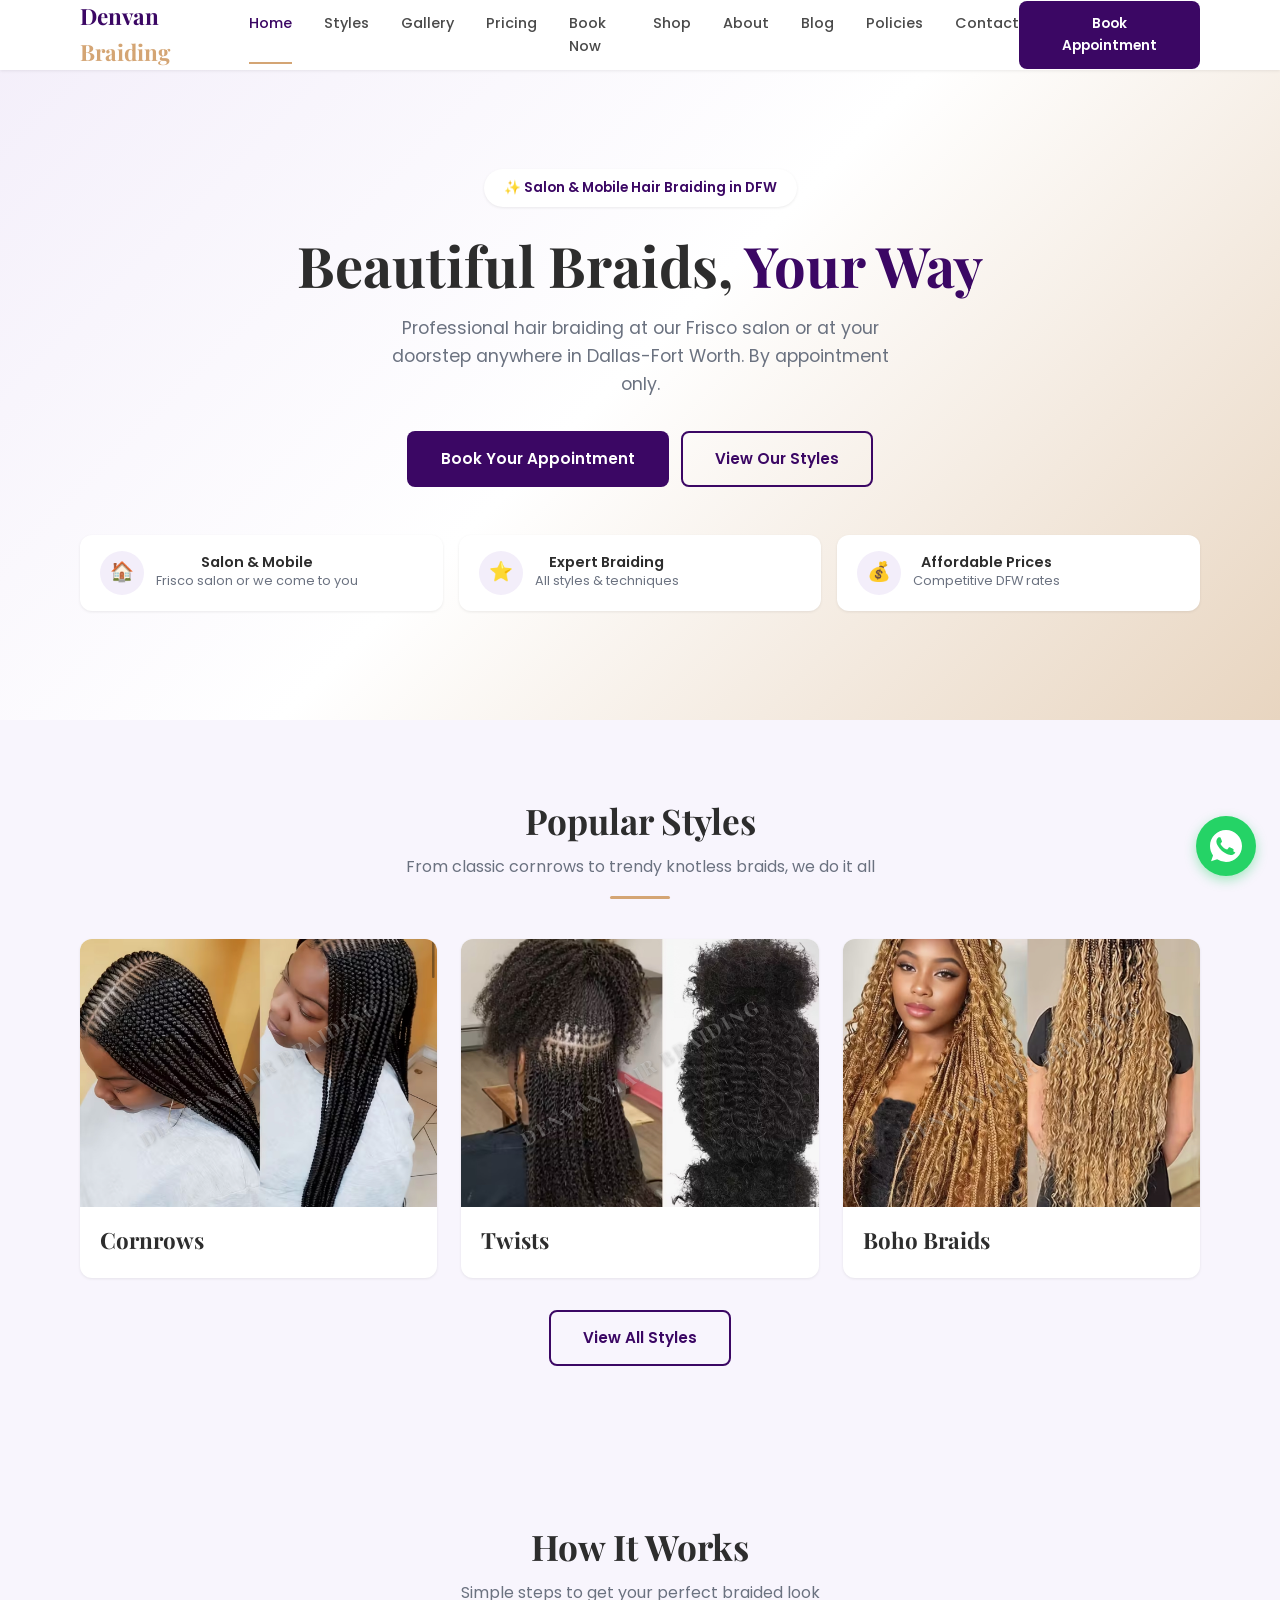
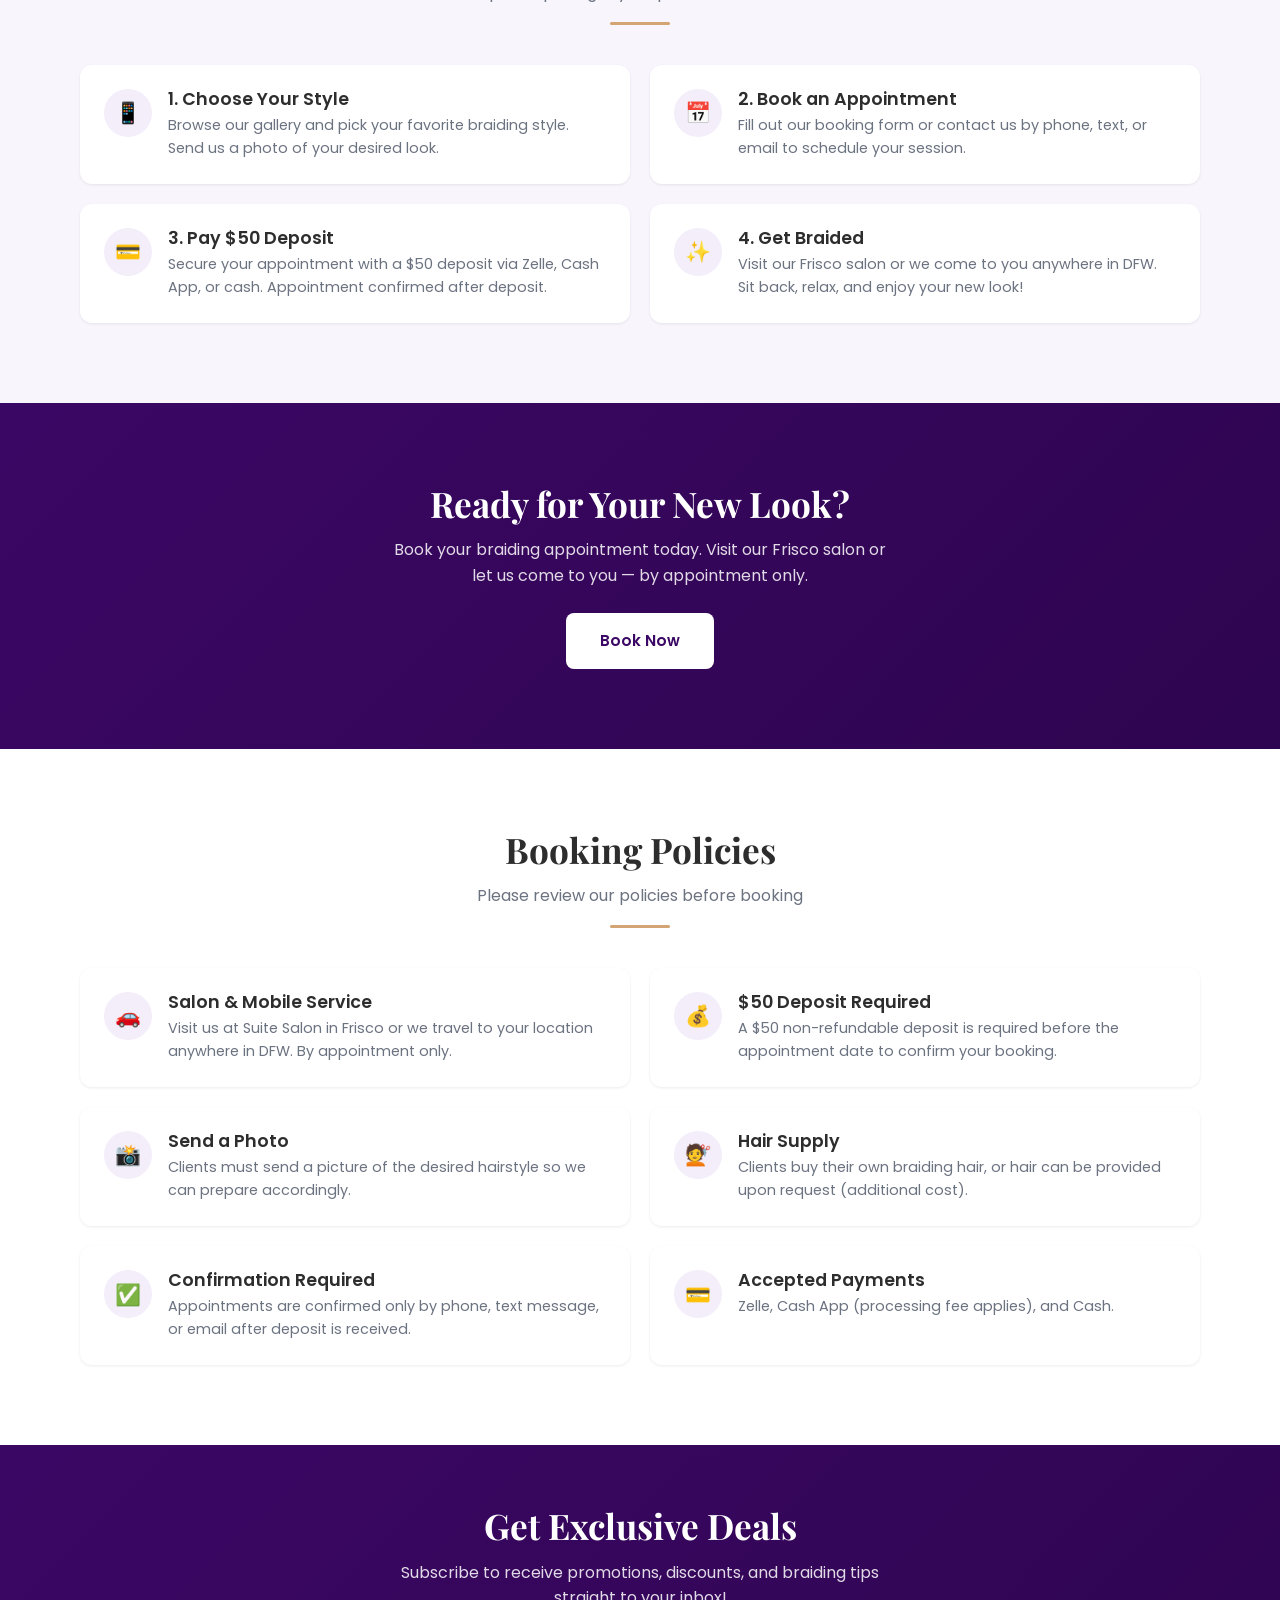
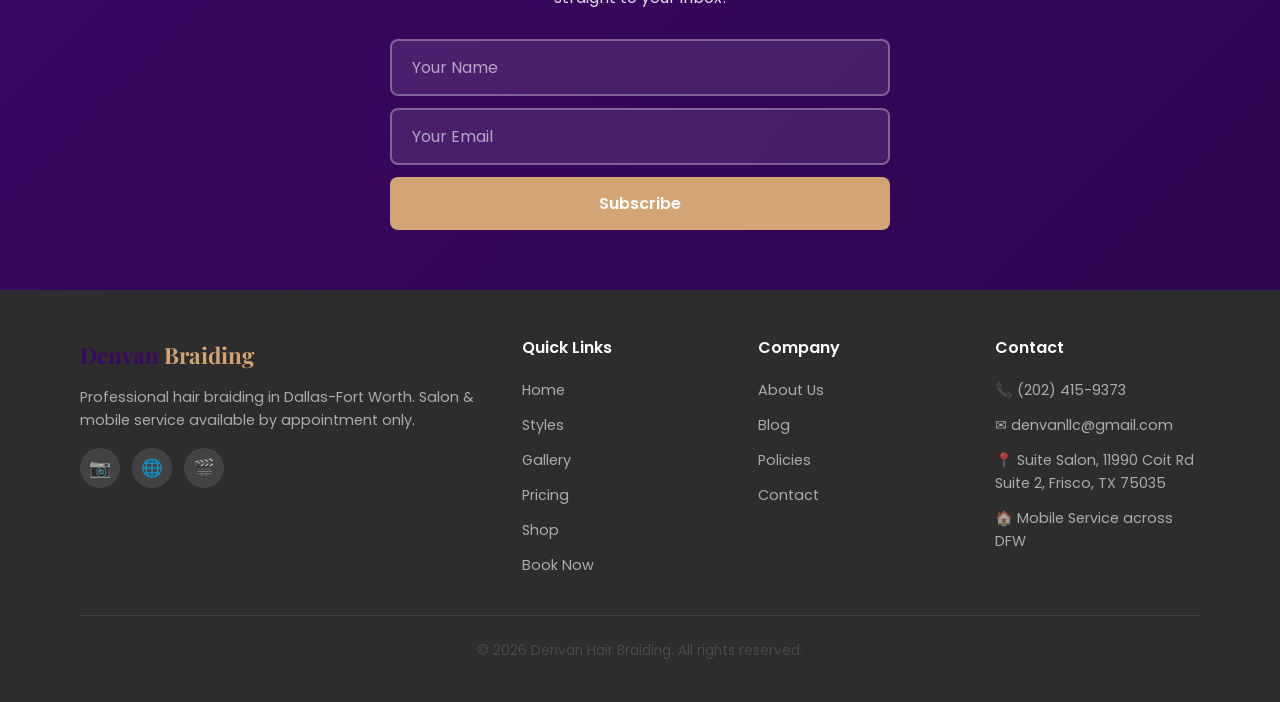
<file: index.html>
<!DOCTYPE html>
<html lang="en">
<head>
  <meta charset="UTF-8">
  <meta name="viewport" content="width=device-width, initial-scale=1.0">
  <meta name="description" content="Denvan Hair Braiding - Professional hair braiding in Dallas-Fort Worth. Salon in Frisco &amp; mobile service across DFW. By appointment only. Cornrows, knotless braids, box braids, twists &amp; more.">
  <meta name="keywords" content="hair braiding, mobile braiding, DFW, Dallas, Fort Worth, cornrows, knotless braids, box braids">
  <meta property="og:title" content="Denvan Hair Braiding - Salon &amp; Mobile Braiding in DFW">
  <meta property="og:description" content="Professional hair braiding in Dallas-Fort Worth. Salon in Frisco &amp; mobile service. By appointment only.">
  <meta property="og:type" content="website">
  <title>Denvan Hair Braiding | Mobile Hair Braiding in DFW</title>
  <link rel="preconnect" href="https://fonts.googleapis.com">
  <link rel="preconnect" href="https://fonts.gstatic.com" crossorigin>
  <link href="https://fonts.googleapis.com/css2?family=Playfair+Display:wght@400;600;700&family=Poppins:wght@300;400;500;600;700&display=swap" rel="stylesheet">
  <link rel="stylesheet" href="css/style.css">
</head>
<body>

  <!-- Header -->
  <header class="header">
    <nav class="nav container">
      <a href="index.html" class="nav-logo">Denvan <span>Braiding</span></a>
      <div class="nav-links">
        <a href="index.html" class="active">Home</a>
        <a href="styles.html">Styles</a>
        <a href="gallery.html">Gallery</a>
        <a href="pricing.html">Pricing</a>
        <a href="book.html">Book Now</a>
        <a href="shop.html">Shop</a>
        <a href="about.html">About</a>
        <a href="blog.html">Blog</a>
        <a href="policy.html">Policies</a>
        <a href="contact.html">Contact</a>
      </div>
      <a href="book.html" class="btn btn-primary btn-sm nav-cta">Book Appointment</a>
      <button class="nav-toggle" aria-label="Toggle navigation">
        <span></span>
        <span></span>
        <span></span>
      </button>
    </nav>
  </header>

  <!-- Mobile Menu -->
  <div class="mobile-menu">
    <a href="index.html" class="active">Home</a>
    <a href="styles.html">Styles</a>
    <a href="gallery.html">Gallery</a>
    <a href="pricing.html">Pricing</a>
    <a href="book.html">Book Now</a>
    <a href="shop.html">Shop</a>
    <a href="about.html">About</a>
    <a href="blog.html">Blog</a>
    <a href="policy.html">Policies</a>
    <a href="contact.html">Contact</a>
    <a href="book.html" class="btn btn-primary">Book Appointment</a>
  </div>

  <!-- Hero Section -->
  <section class="hero">
    <div class="container">
      <div class="hero-content">
        <div class="hero-badge">&#x2728; Salon &amp; Mobile Hair Braiding in DFW</div>
        <h1>Beautiful Braids, <span class="highlight">Your Way</span></h1>
        <p>Professional hair braiding at our Frisco salon or at your doorstep anywhere in Dallas-Fort Worth. By appointment only.</p>
        <div class="hero-buttons">
          <a href="book.html" class="btn btn-primary">Book Your Appointment</a>
          <a href="styles.html" class="btn btn-outline">View Our Styles</a>
        </div>
        <div class="hero-features">
          <div class="hero-feature fade-in">
            <div class="icon">&#x1F3E0;</div>
            <div>
              <h4>Salon &amp; Mobile</h4>
              <p>Frisco salon or we come to you</p>
            </div>
          </div>
          <div class="hero-feature fade-in">
            <div class="icon">&#x2B50;</div>
            <div>
              <h4>Expert Braiding</h4>
              <p>All styles &amp; techniques</p>
            </div>
          </div>
          <div class="hero-feature fade-in">
            <div class="icon">&#x1F4B0;</div>
            <div>
              <h4>Affordable Prices</h4>
              <p>Competitive DFW rates</p>
            </div>
          </div>
        </div>
      </div>
    </div>
  </section>

  <!-- Featured Styles -->
  <section class="section featured-styles">
    <div class="container">
      <div class="section-header fade-in">
        <h2>Popular Styles</h2>
        <p>From classic cornrows to trendy knotless braids, we do it all</p>
        <div class="divider"></div>
      </div>
      <div class="featured-grid">
        <div class="featured-card fade-in">
          <div class="protected-image">
            <img src="images/cornrows-1.jpeg" alt="Cornrows">
            <div class="watermark"></div>
          </div>
          <div class="featured-card-body">
            <h3>Cornrows</h3>
          </div>
        </div>
        <div class="featured-card fade-in">
          <div class="protected-image">
            <img src="images/twist.jpeg" alt="Twists">
            <div class="watermark"></div>
          </div>
          <div class="featured-card-body">
            <h3>Twists</h3>
          </div>
        </div>
        <div class="featured-card fade-in">
          <div class="protected-image">
            <img src="images/boho-19.jpeg" alt="Boho Braids">
            <div class="watermark"></div>
          </div>
          <div class="featured-card-body">
            <h3>Boho Braids</h3>
          </div>
        </div>
      </div>
      <div class="text-center mt-4">
        <a href="styles.html" class="btn btn-outline">View All Styles</a>
      </div>
    </div>
  </section>

  <!-- Booking Policies -->
  <section class="section policies">
    <div class="container">
      <div class="section-header fade-in">
        <h2>How It Works</h2>
        <p>Simple steps to get your perfect braided look</p>
        <div class="divider"></div>
      </div>
      <div class="policies-grid">
        <div class="policy-card fade-in">
          <div class="policy-icon">&#x1F4F1;</div>
          <div>
            <h4>1. Choose Your Style</h4>
            <p>Browse our gallery and pick your favorite braiding style. Send us a photo of your desired look.</p>
          </div>
        </div>
        <div class="policy-card fade-in">
          <div class="policy-icon">&#x1F4C5;</div>
          <div>
            <h4>2. Book an Appointment</h4>
            <p>Fill out our booking form or contact us by phone, text, or email to schedule your session.</p>
          </div>
        </div>
        <div class="policy-card fade-in">
          <div class="policy-icon">&#x1F4B3;</div>
          <div>
            <h4>3. Pay $50 Deposit</h4>
            <p>Secure your appointment with a $50 deposit via Zelle, Cash App, or cash. Appointment confirmed after deposit.</p>
          </div>
        </div>
        <div class="policy-card fade-in">
          <div class="policy-icon">&#x2728;</div>
          <div>
            <h4>4. Get Braided</h4>
            <p>Visit our Frisco salon or we come to you anywhere in DFW. Sit back, relax, and enjoy your new look!</p>
          </div>
        </div>
      </div>
    </div>
  </section>

  <!-- CTA Section -->
  <section class="cta-section">
    <div class="container">
      <h2>Ready for Your New Look?</h2>
      <p>Book your braiding appointment today. Visit our Frisco salon or let us come to you — by appointment only.</p>
      <a href="book.html" class="btn btn-white">Book Now</a>
    </div>
  </section>

  <!-- Business Policies Quick View -->
  <section class="section">
    <div class="container">
      <div class="section-header fade-in">
        <h2>Booking Policies</h2>
        <p>Please review our policies before booking</p>
        <div class="divider"></div>
      </div>
      <div class="policies-grid">
        <div class="policy-card fade-in">
          <div class="policy-icon">&#x1F697;</div>
          <div>
            <h4>Salon &amp; Mobile Service</h4>
            <p>Visit us at Suite Salon in Frisco or we travel to your location anywhere in DFW. By appointment only.</p>
          </div>
        </div>
        <div class="policy-card fade-in">
          <div class="policy-icon">&#x1F4B0;</div>
          <div>
            <h4>$50 Deposit Required</h4>
            <p>A $50 non-refundable deposit is required before the appointment date to confirm your booking.</p>
          </div>
        </div>
        <div class="policy-card fade-in">
          <div class="policy-icon">&#x1F4F8;</div>
          <div>
            <h4>Send a Photo</h4>
            <p>Clients must send a picture of the desired hairstyle so we can prepare accordingly.</p>
          </div>
        </div>
        <div class="policy-card fade-in">
          <div class="policy-icon">&#x1F487;</div>
          <div>
            <h4>Hair Supply</h4>
            <p>Clients buy their own braiding hair, or hair can be provided upon request (additional cost).</p>
          </div>
        </div>
        <div class="policy-card fade-in">
          <div class="policy-icon">&#x2705;</div>
          <div>
            <h4>Confirmation Required</h4>
            <p>Appointments are confirmed only by phone, text message, or email after deposit is received.</p>
          </div>
        </div>
        <div class="policy-card fade-in">
          <div class="policy-icon">&#x1F4B3;</div>
          <div>
            <h4>Accepted Payments</h4>
            <p>Zelle, Cash App (processing fee applies), and Cash.</p>
          </div>
        </div>
      </div>
    </div>
  </section>

  <!-- Subscribe Section -->
  <section class="subscribe-section">
    <div class="container">
      <h2>Get Exclusive Deals</h2>
      <p>Subscribe to receive promotions, discounts, and braiding tips straight to your inbox!</p>
      <form id="subscribe-form" class="subscribe-form" action="https://formsubmit.co/denvanllc@gmail.com" method="POST">
        <input type="hidden" name="_subject" value="New Subscriber!">
        <input type="hidden" name="_captcha" value="false">
        <input type="hidden" name="_next" value="index.html?subscribed=true">
        <input type="text" name="name" placeholder="Your Name" required>
        <input type="email" name="email" placeholder="Your Email" required>
        <button type="submit" class="btn-subscribe">Subscribe</button>
      </form>
      <div class="subscribe-success">
        <p>&#x2705; You're subscribed! Watch your inbox for exclusive deals.</p>
      </div>
    </div>
  </section>

  <!-- Footer -->
  <footer class="footer">
    <div class="container">
      <div class="footer-grid">
        <div class="footer-brand">
          <a href="index.html" class="nav-logo">Denvan <span>Braiding</span></a>
          <p>Professional hair braiding in Dallas-Fort Worth. Salon &amp; mobile service available by appointment only.</p>
          <div class="footer-social">
            <a href="#" aria-label="Instagram">&#x1F4F7;</a>
            <a href="#" aria-label="Facebook">&#x1F310;</a>
            <a href="#" aria-label="TikTok">&#x1F3AC;</a>
          </div>
        </div>
        <div>
          <h4>Quick Links</h4>
          <div class="footer-links">
            <a href="index.html">Home</a>
            <a href="styles.html">Styles</a>
            <a href="gallery.html">Gallery</a>
            <a href="pricing.html">Pricing</a>
            <a href="shop.html">Shop</a>
            <a href="book.html">Book Now</a>
          </div>
        </div>
        <div>
          <h4>Company</h4>
          <div class="footer-links">
            <a href="about.html">About Us</a>
            <a href="blog.html">Blog</a>
            <a href="policy.html">Policies</a>
            <a href="contact.html">Contact</a>
          </div>
        </div>
        <div>
          <h4>Contact</h4>
          <div class="footer-links">
            <a href="tel:+12024159373">&#x1F4DE; (202) 415-9373</a>
            <a href="mailto:denvanllc@gmail.com">&#x2709; denvanllc@gmail.com</a>
            <a>&#x1F4CD; Suite Salon, 11990 Coit Rd Suite 2, Frisco, TX 75035</a>
            <a>&#x1F3E0; Mobile Service across DFW</a>
          </div>
        </div>
      </div>
      <div class="footer-bottom">
        <p>&copy; 2026 Denvan Hair Braiding. All rights reserved.</p>
      </div>
    </div>
  </footer>

  <!-- WhatsApp Chat Button -->
  <div class="whatsapp-float">
    <span class="whatsapp-tooltip">Chat with us! <small>Available 24/7 on WhatsApp</small></span>
    <a href="https://wa.me/12024159373?text=Hi%20Denvan!%20I'm%20interested%20in%20booking%20a%20braiding%20appointment." target="_blank" rel="noopener" aria-label="Chat on WhatsApp">
      <svg viewBox="0 0 32 32" xmlns="http://www.w3.org/2000/svg"><path d="M16.004 0h-.008C7.174 0 0 7.176 0 16c0 3.5 1.128 6.744 3.046 9.378L1.054 31.29l6.118-1.958A15.9 15.9 0 0016.004 32C24.826 32 32 24.822 32 16S24.826 0 16.004 0zm9.332 22.616c-.39 1.1-1.932 2.012-3.182 2.278-.856.18-1.974.324-5.736-1.232-4.812-1.99-7.904-6.878-8.142-7.196-.228-.318-1.918-2.554-1.918-4.872s1.214-3.456 1.644-3.928c.39-.428.912-.536 1.218-.536.15 0 .284.008.406.014.432.018.648.044.932.722.356.85 1.22 2.978 1.328 3.196.11.218.218.51.072.808-.136.306-.258.442-.476.694-.218.252-.424.446-.642.718-.2.236-.424.49-.176.932.248.442 1.104 1.82 2.37 2.95 1.632 1.454 3.006 1.904 3.434 2.114.428.21.678.176.926-.106.256-.292 1.096-1.274 1.388-1.712.284-.438.576-.364.968-.218.396.142 2.516 1.188 2.946 1.404.43.218.716.324.822.506.104.18.104 1.054-.286 2.154z"/></svg>
    </a>
  </div>

  <script src="js/main.js"></script>
</body>
</html>
</file>
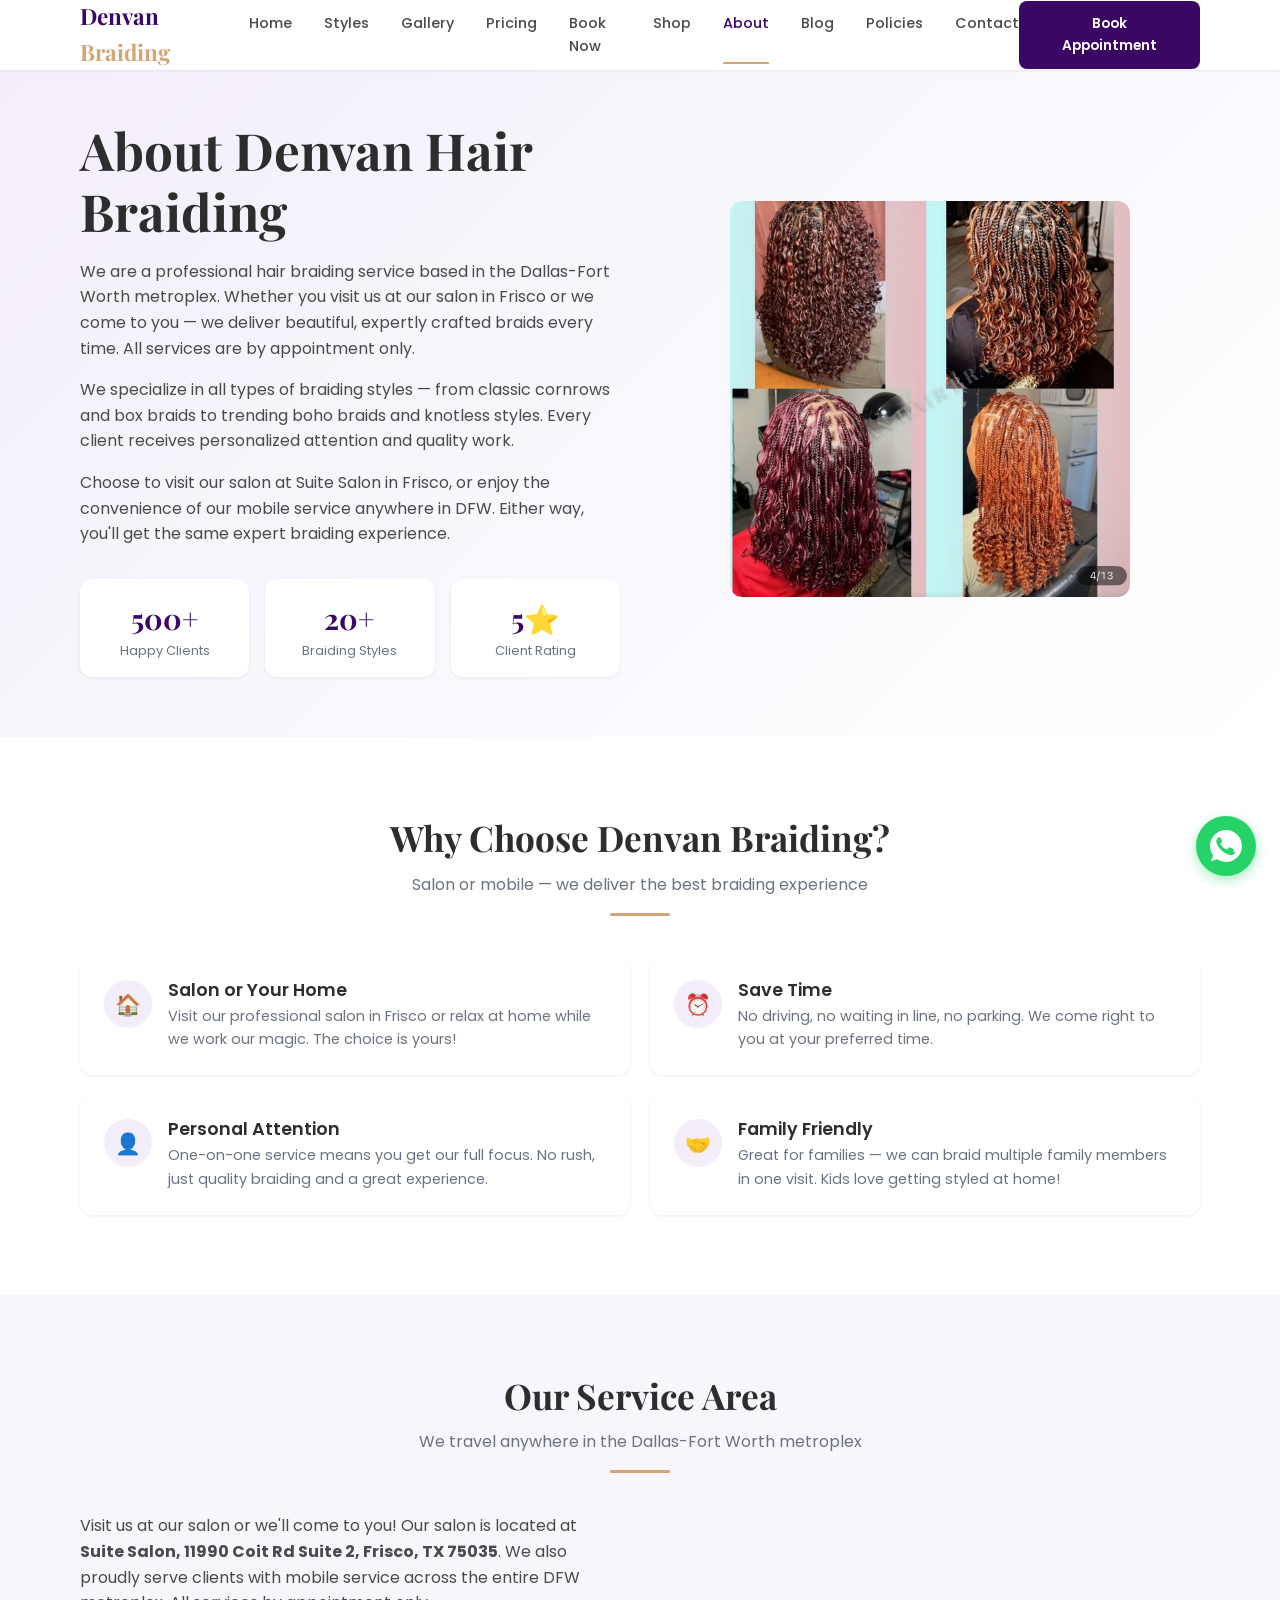
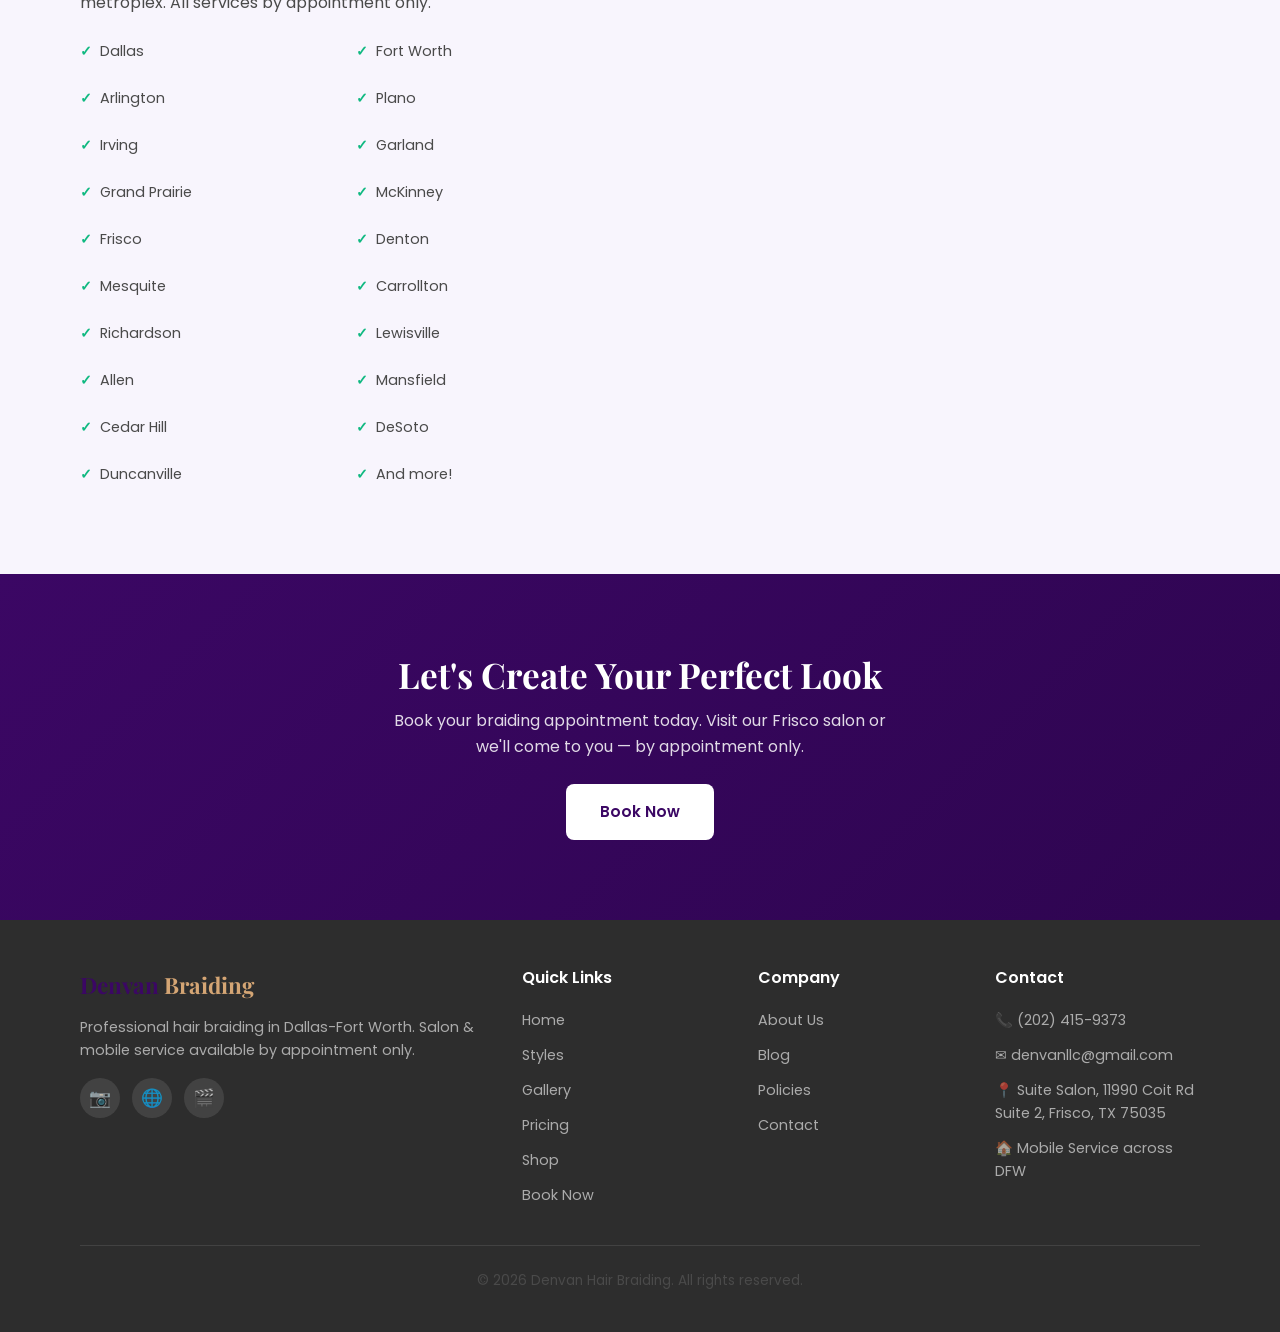
<file: about.html>
<!DOCTYPE html>
<html lang="en">
<head>
  <meta charset="UTF-8">
  <meta name="viewport" content="width=device-width, initial-scale=1.0">
  <meta name="description" content="About Denvan Hair Braiding - Professional hair braiding in Dallas-Fort Worth. Salon in Frisco &amp; mobile service across DFW. By appointment only.">
  <title>About Us | Denvan Hair Braiding</title>
  <link rel="preconnect" href="https://fonts.googleapis.com">
  <link rel="preconnect" href="https://fonts.gstatic.com" crossorigin>
  <link href="https://fonts.googleapis.com/css2?family=Playfair+Display:wght@400;600;700&family=Poppins:wght@300;400;500;600;700&display=swap" rel="stylesheet">
  <link rel="stylesheet" href="css/style.css">
</head>
<body>

  <!-- Header -->
  <header class="header">
    <nav class="nav container">
      <a href="index.html" class="nav-logo">Denvan <span>Braiding</span></a>
      <div class="nav-links">
        <a href="index.html">Home</a>
        <a href="styles.html">Styles</a>
        <a href="gallery.html">Gallery</a>
        <a href="pricing.html">Pricing</a>
        <a href="book.html">Book Now</a>
        <a href="shop.html">Shop</a>
        <a href="about.html" class="active">About</a>
        <a href="blog.html">Blog</a>
        <a href="policy.html">Policies</a>
        <a href="contact.html">Contact</a>
      </div>
      <a href="book.html" class="btn btn-primary btn-sm nav-cta">Book Appointment</a>
      <button class="nav-toggle" aria-label="Toggle navigation">
        <span></span>
        <span></span>
        <span></span>
      </button>
    </nav>
  </header>

  <div class="mobile-menu">
    <a href="index.html">Home</a>
    <a href="styles.html">Styles</a>
    <a href="gallery.html">Gallery</a>
    <a href="pricing.html">Pricing</a>
    <a href="book.html">Book Now</a>
    <a href="shop.html">Shop</a>
    <a href="about.html" class="active">About</a>
    <a href="blog.html">Blog</a>
    <a href="policy.html">Policies</a>
    <a href="contact.html">Contact</a>
    <a href="book.html" class="btn btn-primary">Book Appointment</a>
  </div>

  <!-- About Hero -->
  <section class="about-hero">
    <div class="container">
      <div class="about-content">
        <div class="about-text">
          <h1>About Denvan Hair Braiding</h1>
          <p>We are a professional hair braiding service based in the Dallas-Fort Worth metroplex. Whether you visit us at our salon in Frisco or we come to you — we deliver beautiful, expertly crafted braids every time. All services are by appointment only.</p>
          <p>We specialize in all types of braiding styles — from classic cornrows and box braids to trending boho braids and knotless styles. Every client receives personalized attention and quality work.</p>
          <p>Choose to visit our salon at Suite Salon in Frisco, or enjoy the convenience of our mobile service anywhere in DFW. Either way, you'll get the same expert braiding experience.</p>
          <div class="about-stats">
            <div class="stat-box fade-in">

              <div class="number">500+</div>
              <div class="label">Happy Clients</div>
            </div>
            <div class="stat-box fade-in">
              <div class="number">20+</div>
              <div class="label">Braiding Styles</div>
            </div>
            <div class="stat-box fade-in">
              <div class="number">5&#x2B50;</div>
              <div class="label">Client Rating</div>
            </div>
          </div>
        </div>
        <div class="protected-image" style="border-radius: 12px; max-width: 400px; margin: 0 auto; overflow: hidden;">
          <img src="images/boho-12.jpeg" alt="Denvan Hair Braiding work samples" style="border-radius: 12px; max-width: 400px;">
          <div class="watermark"></div>
        </div>
      </div>
    </div>
  </section>

  <!-- Why Mobile Service -->
  <section class="section">
    <div class="container">
      <div class="section-header fade-in">
        <h2>Why Choose Denvan Braiding?</h2>
        <p>Salon or mobile — we deliver the best braiding experience</p>
        <div class="divider"></div>
      </div>
      <div class="policies-grid">
        <div class="policy-card fade-in">
          <div class="policy-icon">&#x1F3E0;</div>
          <div>
            <h4>Salon or Your Home</h4>
            <p>Visit our professional salon in Frisco or relax at home while we work our magic. The choice is yours!</p>
          </div>
        </div>
        <div class="policy-card fade-in">
          <div class="policy-icon">&#x23F0;</div>
          <div>
            <h4>Save Time</h4>
            <p>No driving, no waiting in line, no parking. We come right to you at your preferred time.</p>
          </div>
        </div>
        <div class="policy-card fade-in">
          <div class="policy-icon">&#x1F464;</div>
          <div>
            <h4>Personal Attention</h4>
            <p>One-on-one service means you get our full focus. No rush, just quality braiding and a great experience.</p>
          </div>
        </div>
        <div class="policy-card fade-in">
          <div class="policy-icon">&#x1F91D;</div>
          <div>
            <h4>Family Friendly</h4>
            <p>Great for families — we can braid multiple family members in one visit. Kids love getting styled at home!</p>
          </div>
        </div>
      </div>
    </div>
  </section>

  <!-- Service Area -->
  <section class="section service-area">
    <div class="container">
      <div class="section-header fade-in">
        <h2>Our Service Area</h2>
        <p>We travel anywhere in the Dallas-Fort Worth metroplex</p>
        <div class="divider"></div>
      </div>
      <div class="service-area-grid">
        <div>
          <p>Visit us at our salon or we'll come to you! Our salon is located at <strong>Suite Salon, 11990 Coit Rd Suite 2, Frisco, TX 75035</strong>. We also proudly serve clients with mobile service across the entire DFW metroplex. All services by appointment only.</p>
          <ul class="area-list fade-in">
            <li>Dallas</li>
            <li>Fort Worth</li>
            <li>Arlington</li>
            <li>Plano</li>
            <li>Irving</li>
            <li>Garland</li>
            <li>Grand Prairie</li>
            <li>McKinney</li>
            <li>Frisco</li>
            <li>Denton</li>
            <li>Mesquite</li>
            <li>Carrollton</li>
            <li>Richardson</li>
            <li>Lewisville</li>
            <li>Allen</li>
            <li>Mansfield</li>
            <li>Cedar Hill</li>
            <li>DeSoto</li>
            <li>Duncanville</li>
            <li>And more!</li>
          </ul>
        </div>
        <div>
          <iframe src="https://www.google.com/maps/embed?pb=!1m18!1m12!1m3!1d3343.5!2d-96.7677!3d33.1007!2m3!1f0!2f0!3f0!3m2!1i1024!2i768!4f13.1!3m3!1m2!1s0x864c3c8d0b0b0b0b%3A0x0!2s11990+Coit+Rd+Suite+2%2C+Frisco%2C+TX+75035!5e0!3m2!1sen!2sus!4v1700000000000" width="100%" height="300" style="border:0; border-radius: 12px;" allowfullscreen="" loading="lazy" referrerpolicy="no-referrer-when-downgrade"></iframe>
        </div>
      </div>
    </div>
  </section>

  <!-- CTA -->
  <section class="cta-section">
    <div class="container">
      <h2>Let's Create Your Perfect Look</h2>
      <p>Book your braiding appointment today. Visit our Frisco salon or we'll come to you — by appointment only.</p>
      <a href="book.html" class="btn btn-white">Book Now</a>
    </div>
  </section>

  <!-- Footer -->
  <footer class="footer">
    <div class="container">
      <div class="footer-grid">
        <div class="footer-brand">
          <a href="index.html" class="nav-logo">Denvan <span>Braiding</span></a>
          <p>Professional hair braiding in Dallas-Fort Worth. Salon &amp; mobile service available by appointment only.</p>
          <div class="footer-social">
            <a href="#" aria-label="Instagram">&#x1F4F7;</a>
            <a href="#" aria-label="Facebook">&#x1F310;</a>
            <a href="#" aria-label="TikTok">&#x1F3AC;</a>
          </div>
        </div>
        <div>
          <h4>Quick Links</h4>
          <div class="footer-links">
            <a href="index.html">Home</a>
            <a href="styles.html">Styles</a>
            <a href="gallery.html">Gallery</a>
            <a href="pricing.html">Pricing</a>
            <a href="shop.html">Shop</a>
            <a href="book.html">Book Now</a>
          </div>
        </div>
        <div>
          <h4>Company</h4>
          <div class="footer-links">
            <a href="about.html">About Us</a>
            <a href="blog.html">Blog</a>
            <a href="policy.html">Policies</a>
            <a href="contact.html">Contact</a>
          </div>
        </div>
        <div>
          <h4>Contact</h4>
          <div class="footer-links">
            <a href="tel:+12024159373">&#x1F4DE; (202) 415-9373</a>
            <a href="mailto:denvanllc@gmail.com">&#x2709; denvanllc@gmail.com</a>
            <a>&#x1F4CD; Suite Salon, 11990 Coit Rd Suite 2, Frisco, TX 75035</a>
            <a>&#x1F3E0; Mobile Service across DFW</a>
          </div>
        </div>
      </div>
      <div class="footer-bottom">
        <p>&copy; 2026 Denvan Hair Braiding. All rights reserved.</p>
      </div>
    </div>
  </footer>

  <!-- WhatsApp Chat Button -->
  <div class="whatsapp-float">
    <span class="whatsapp-tooltip">Chat with us! <small>Available 24/7 on WhatsApp</small></span>
    <a href="https://wa.me/12024159373?text=Hi%20Denvan!%20I'm%20interested%20in%20booking%20a%20braiding%20appointment." target="_blank" rel="noopener" aria-label="Chat on WhatsApp">
      <svg viewBox="0 0 32 32" xmlns="http://www.w3.org/2000/svg"><path d="M16.004 0h-.008C7.174 0 0 7.176 0 16c0 3.5 1.128 6.744 3.046 9.378L1.054 31.29l6.118-1.958A15.9 15.9 0 0016.004 32C24.826 32 32 24.822 32 16S24.826 0 16.004 0zm9.332 22.616c-.39 1.1-1.932 2.012-3.182 2.278-.856.18-1.974.324-5.736-1.232-4.812-1.99-7.904-6.878-8.142-7.196-.228-.318-1.918-2.554-1.918-4.872s1.214-3.456 1.644-3.928c.39-.428.912-.536 1.218-.536.15 0 .284.008.406.014.432.018.648.044.932.722.356.85 1.22 2.978 1.328 3.196.11.218.218.51.072.808-.136.306-.258.442-.476.694-.218.252-.424.446-.642.718-.2.236-.424.49-.176.932.248.442 1.104 1.82 2.37 2.95 1.632 1.454 3.006 1.904 3.434 2.114.428.21.678.176.926-.106.256-.292 1.096-1.274 1.388-1.712.284-.438.576-.364.968-.218.396.142 2.516 1.188 2.946 1.404.43.218.716.324.822.506.104.18.104 1.054-.286 2.154z"/></svg>
    </a>
  </div>

  <script src="js/main.js"></script>
</body>
</html>
</file>
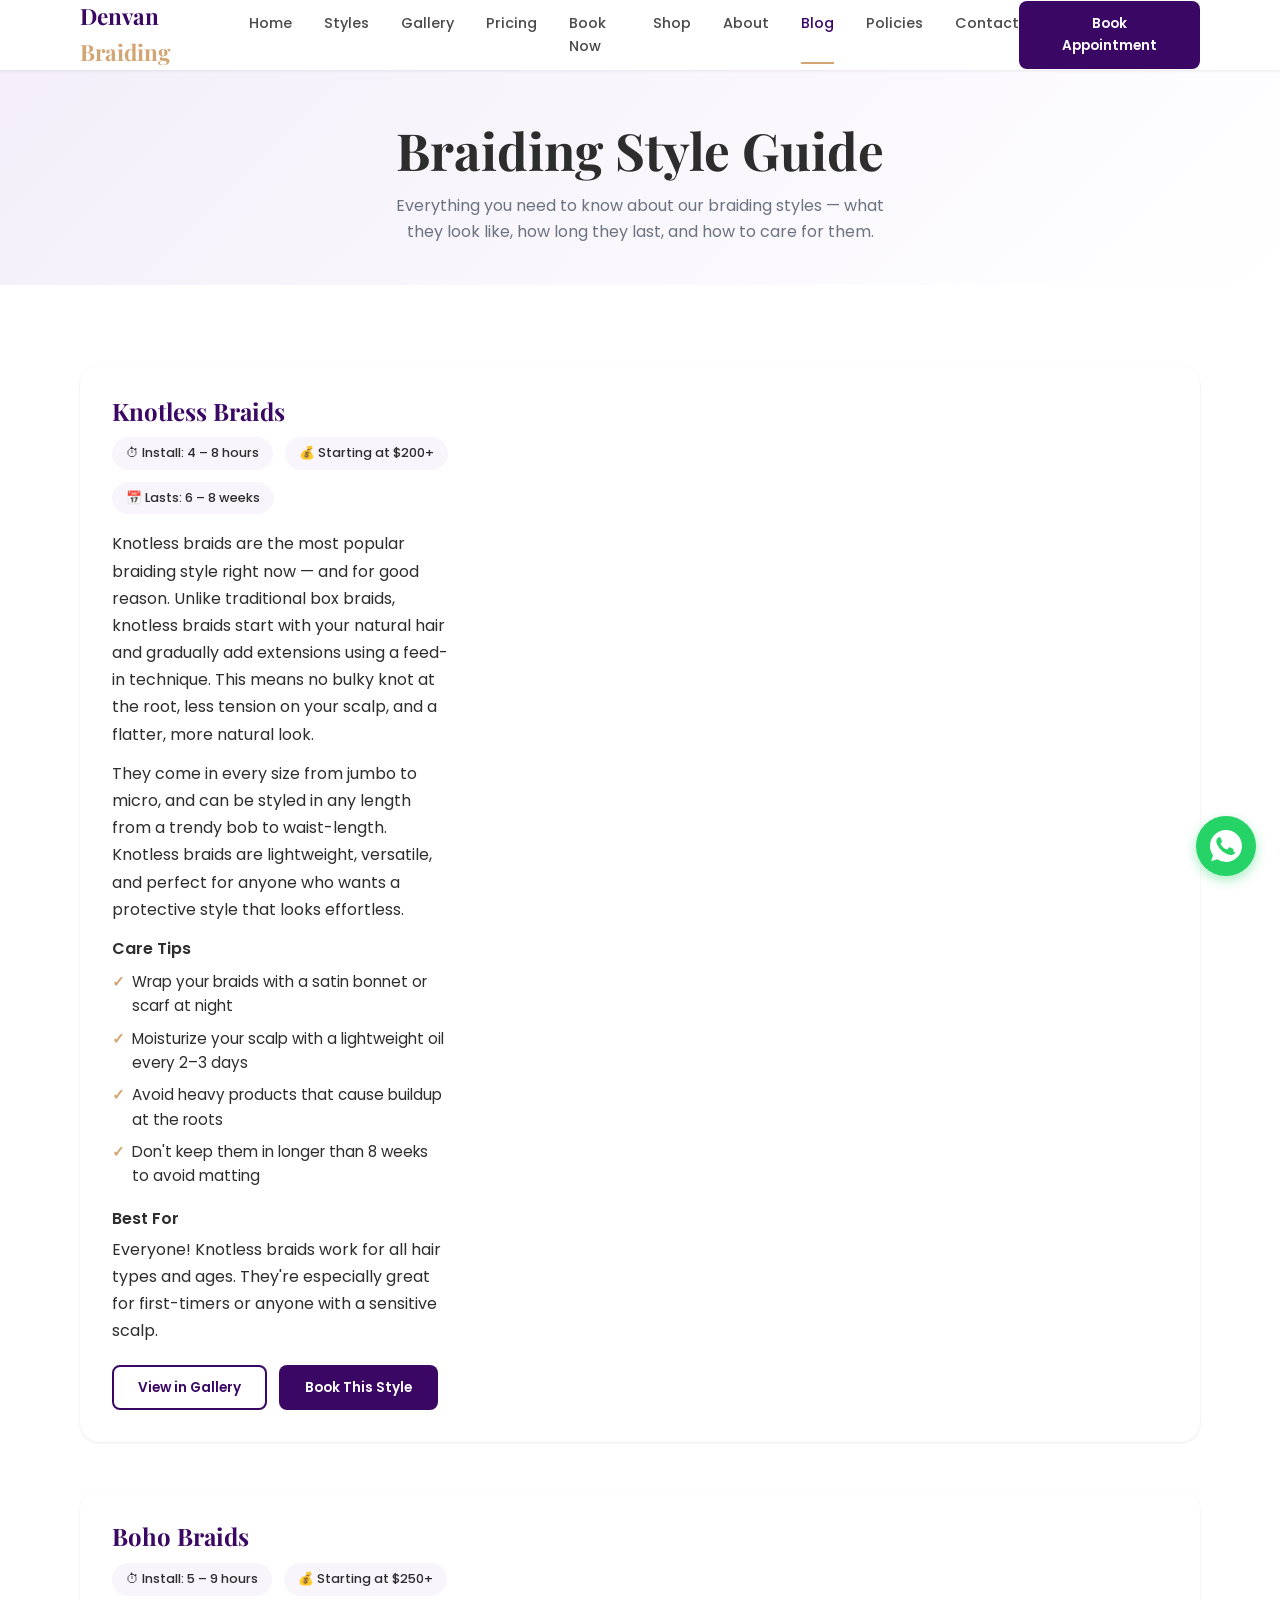
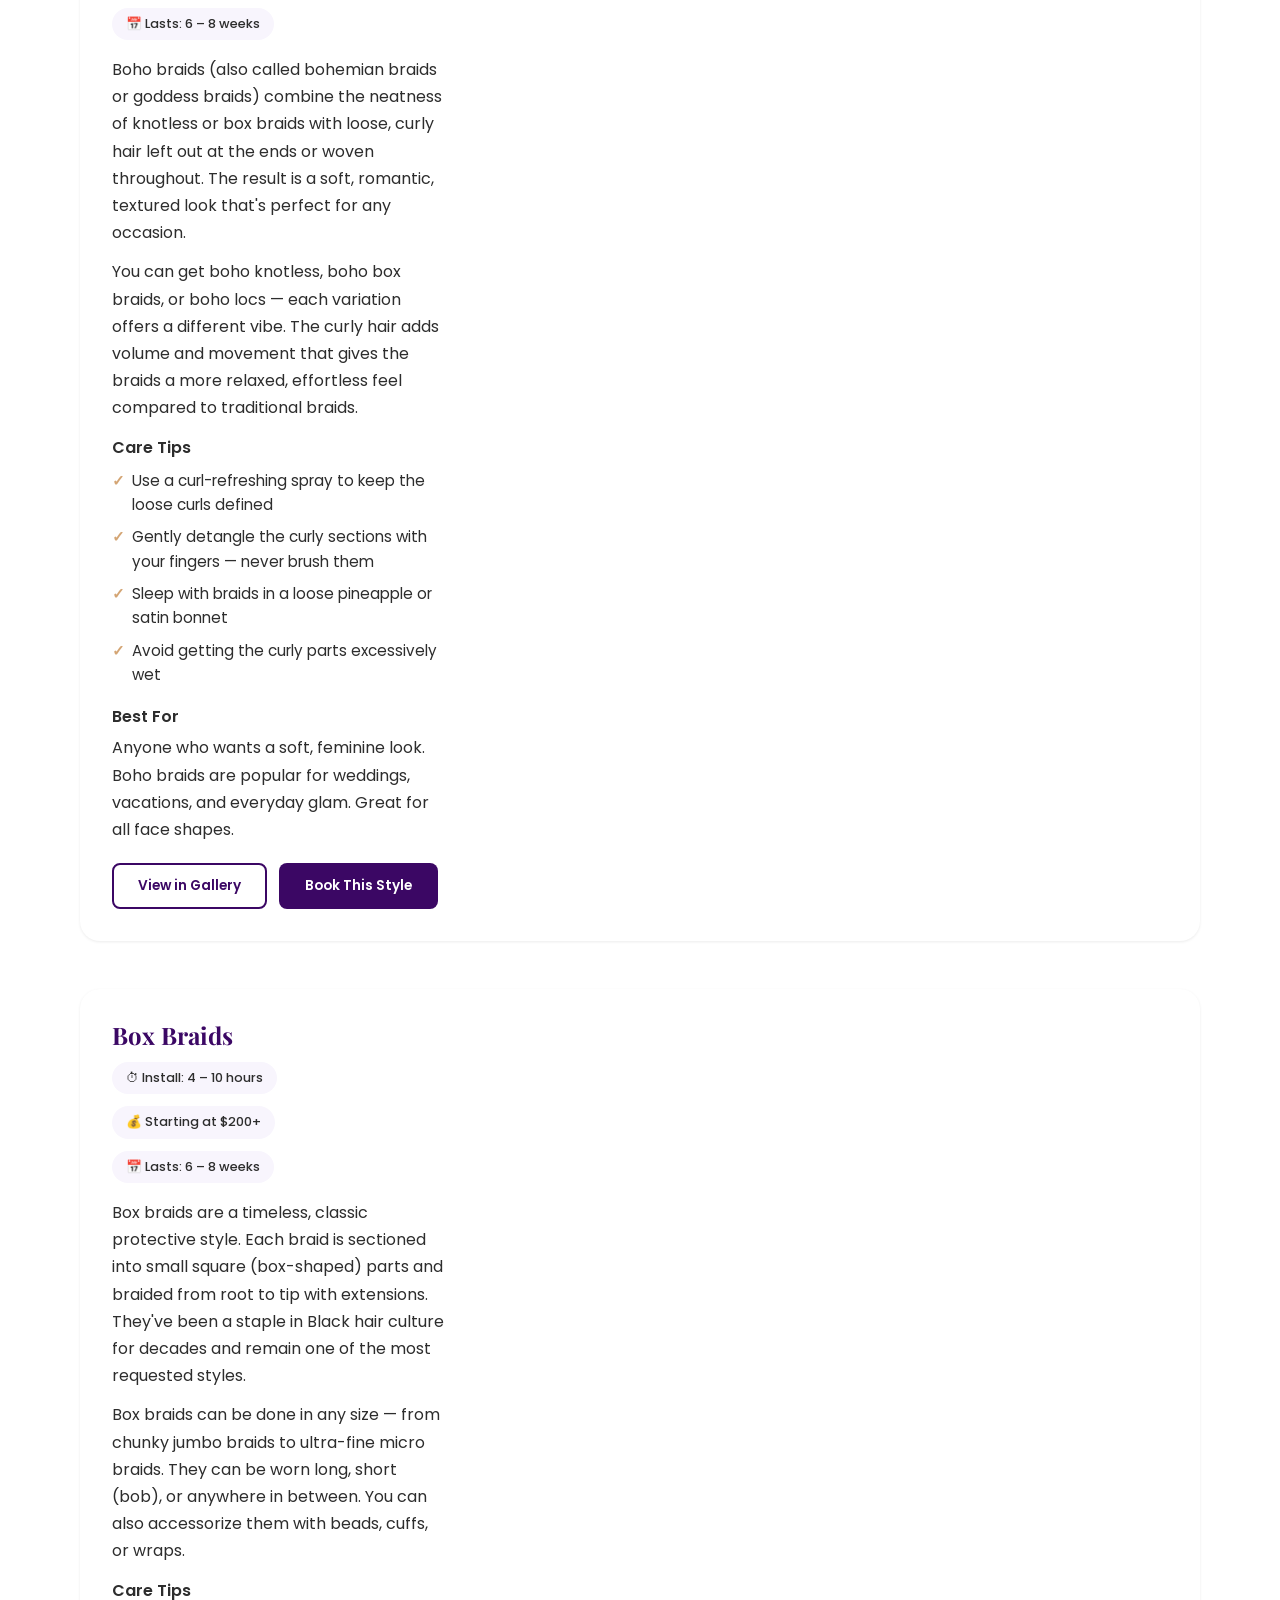
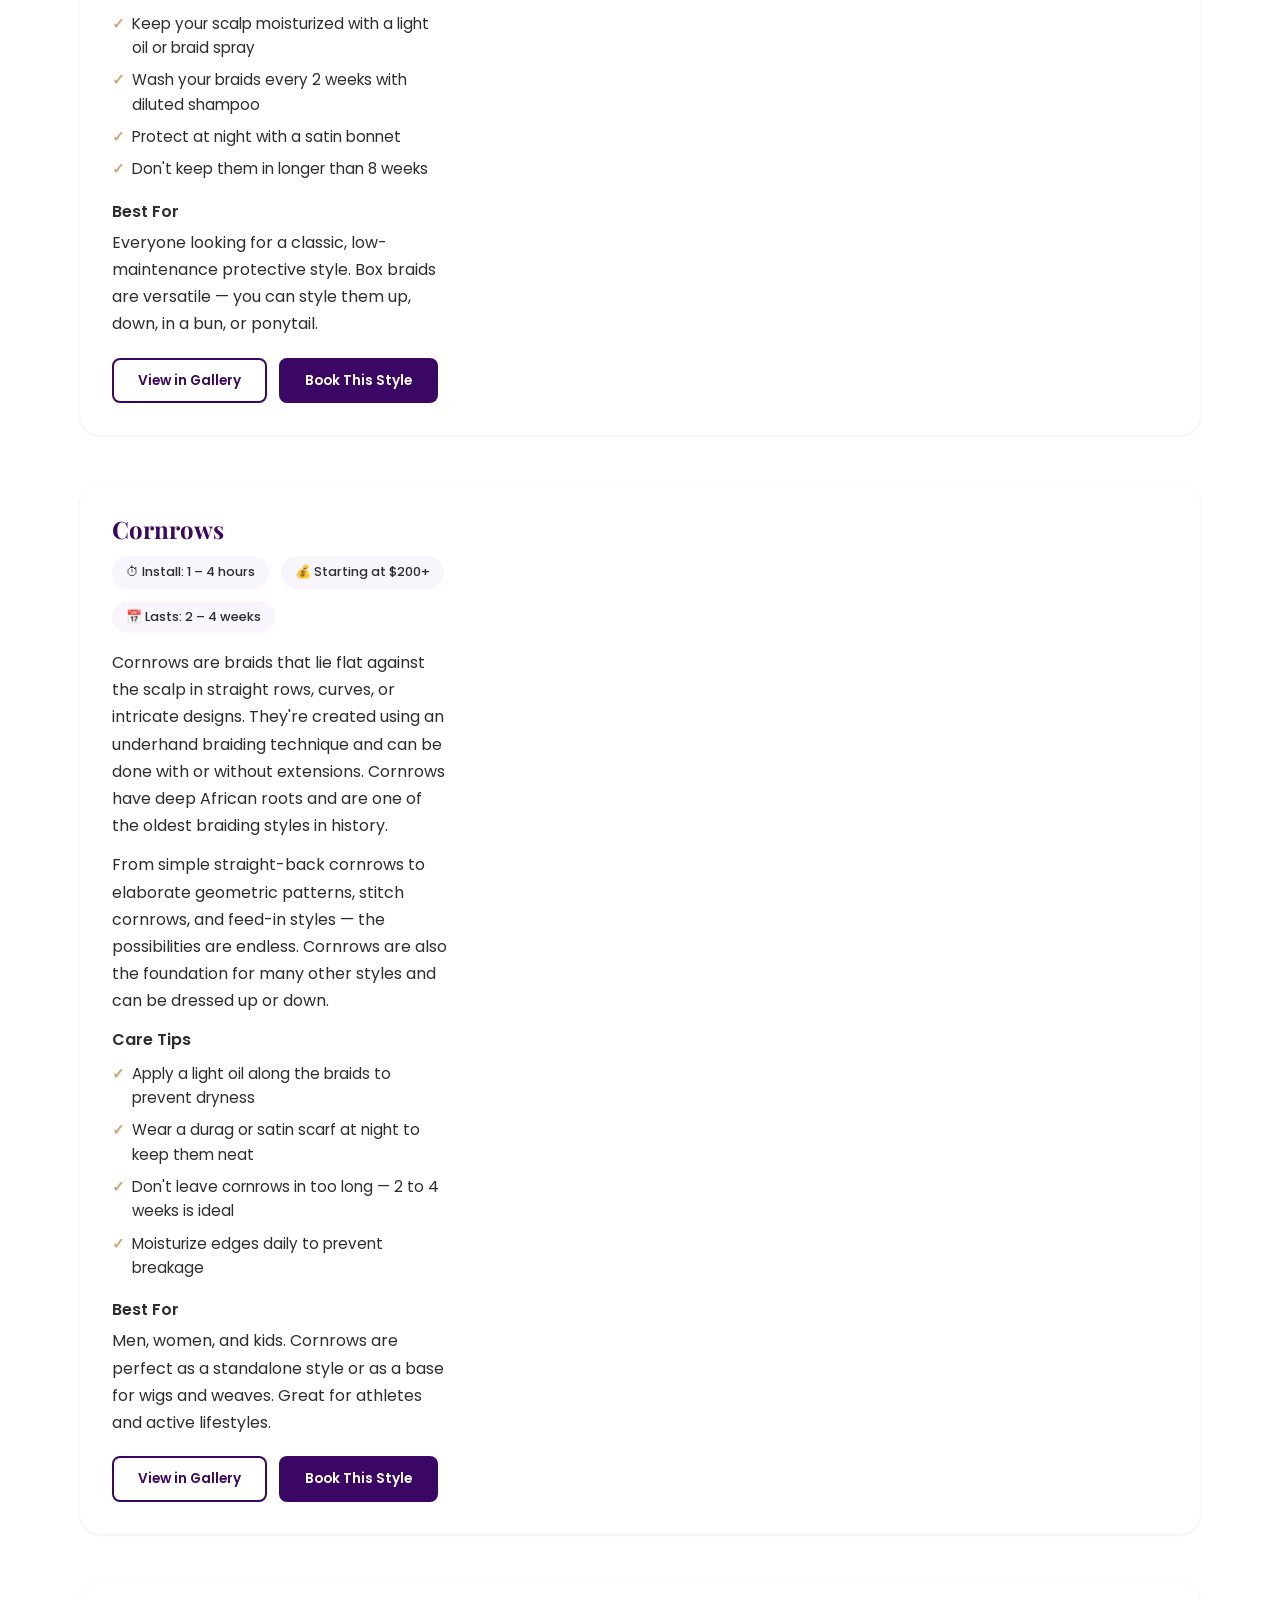
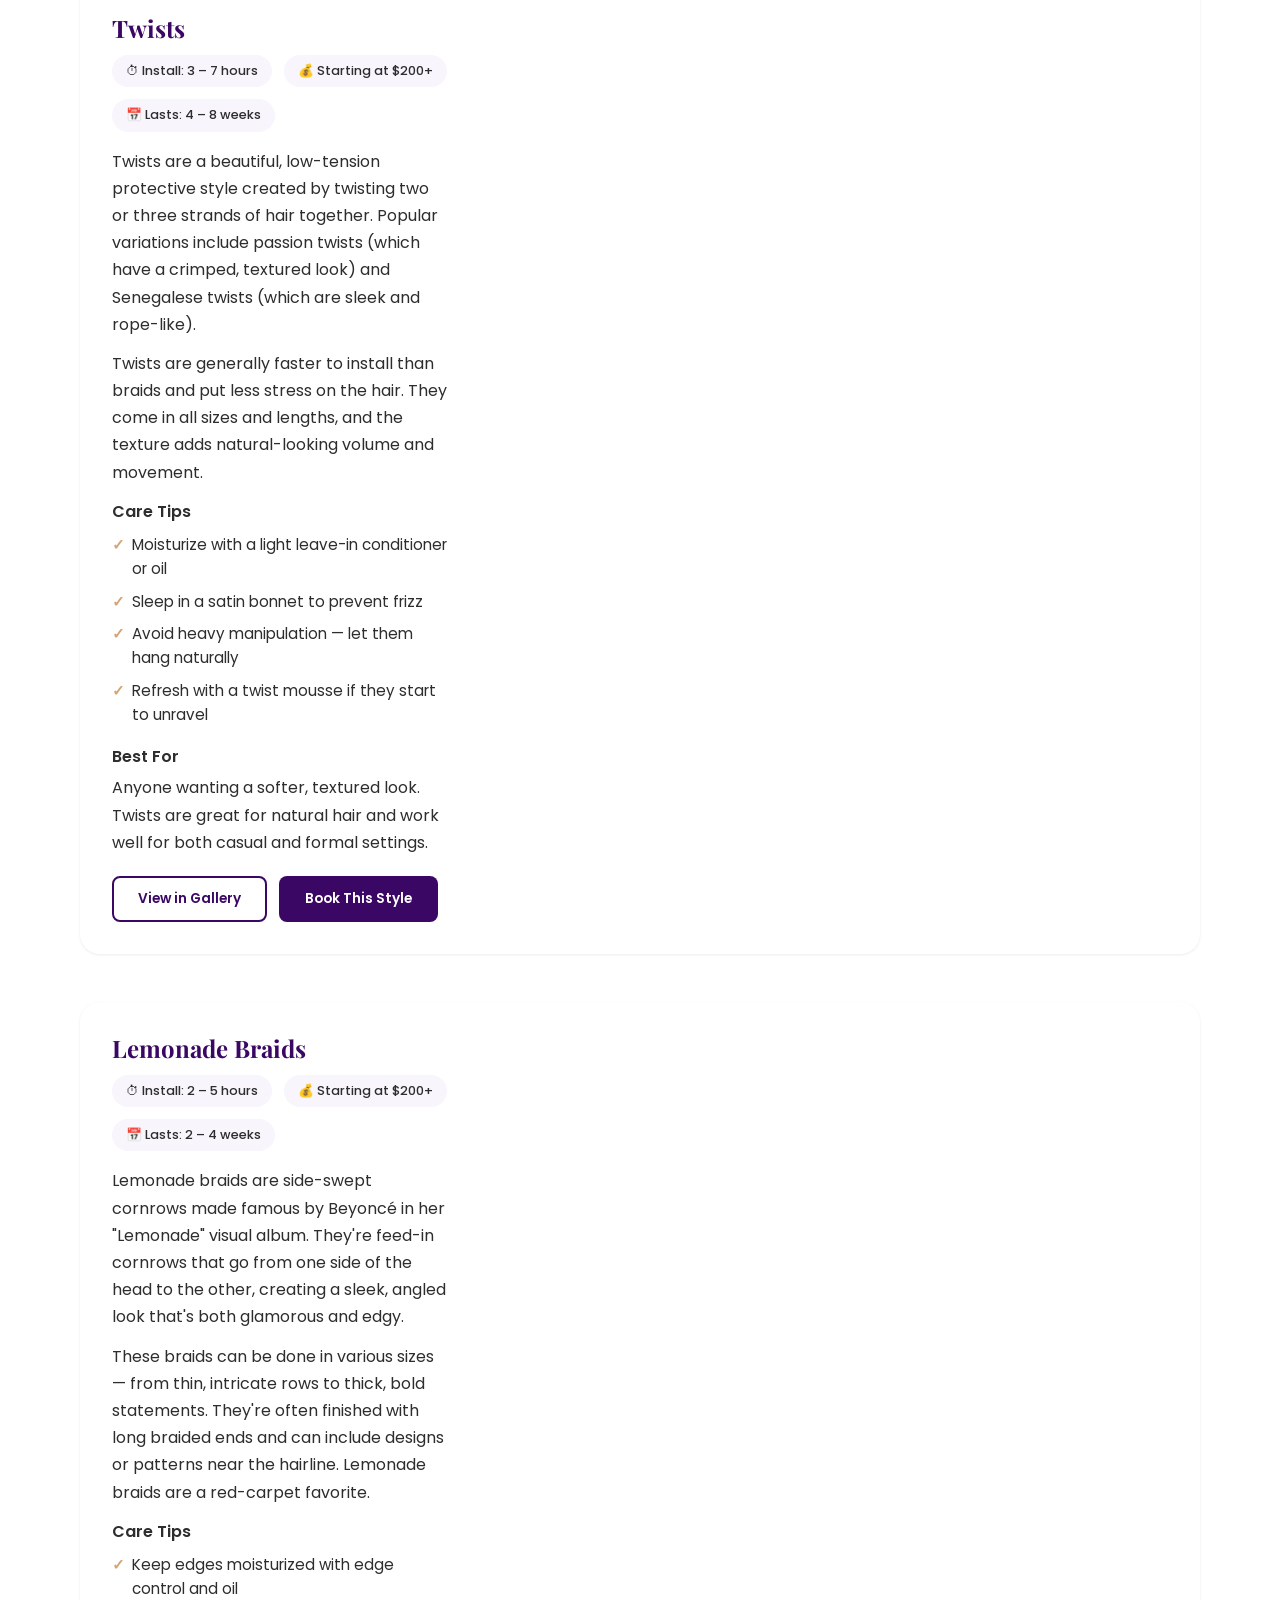
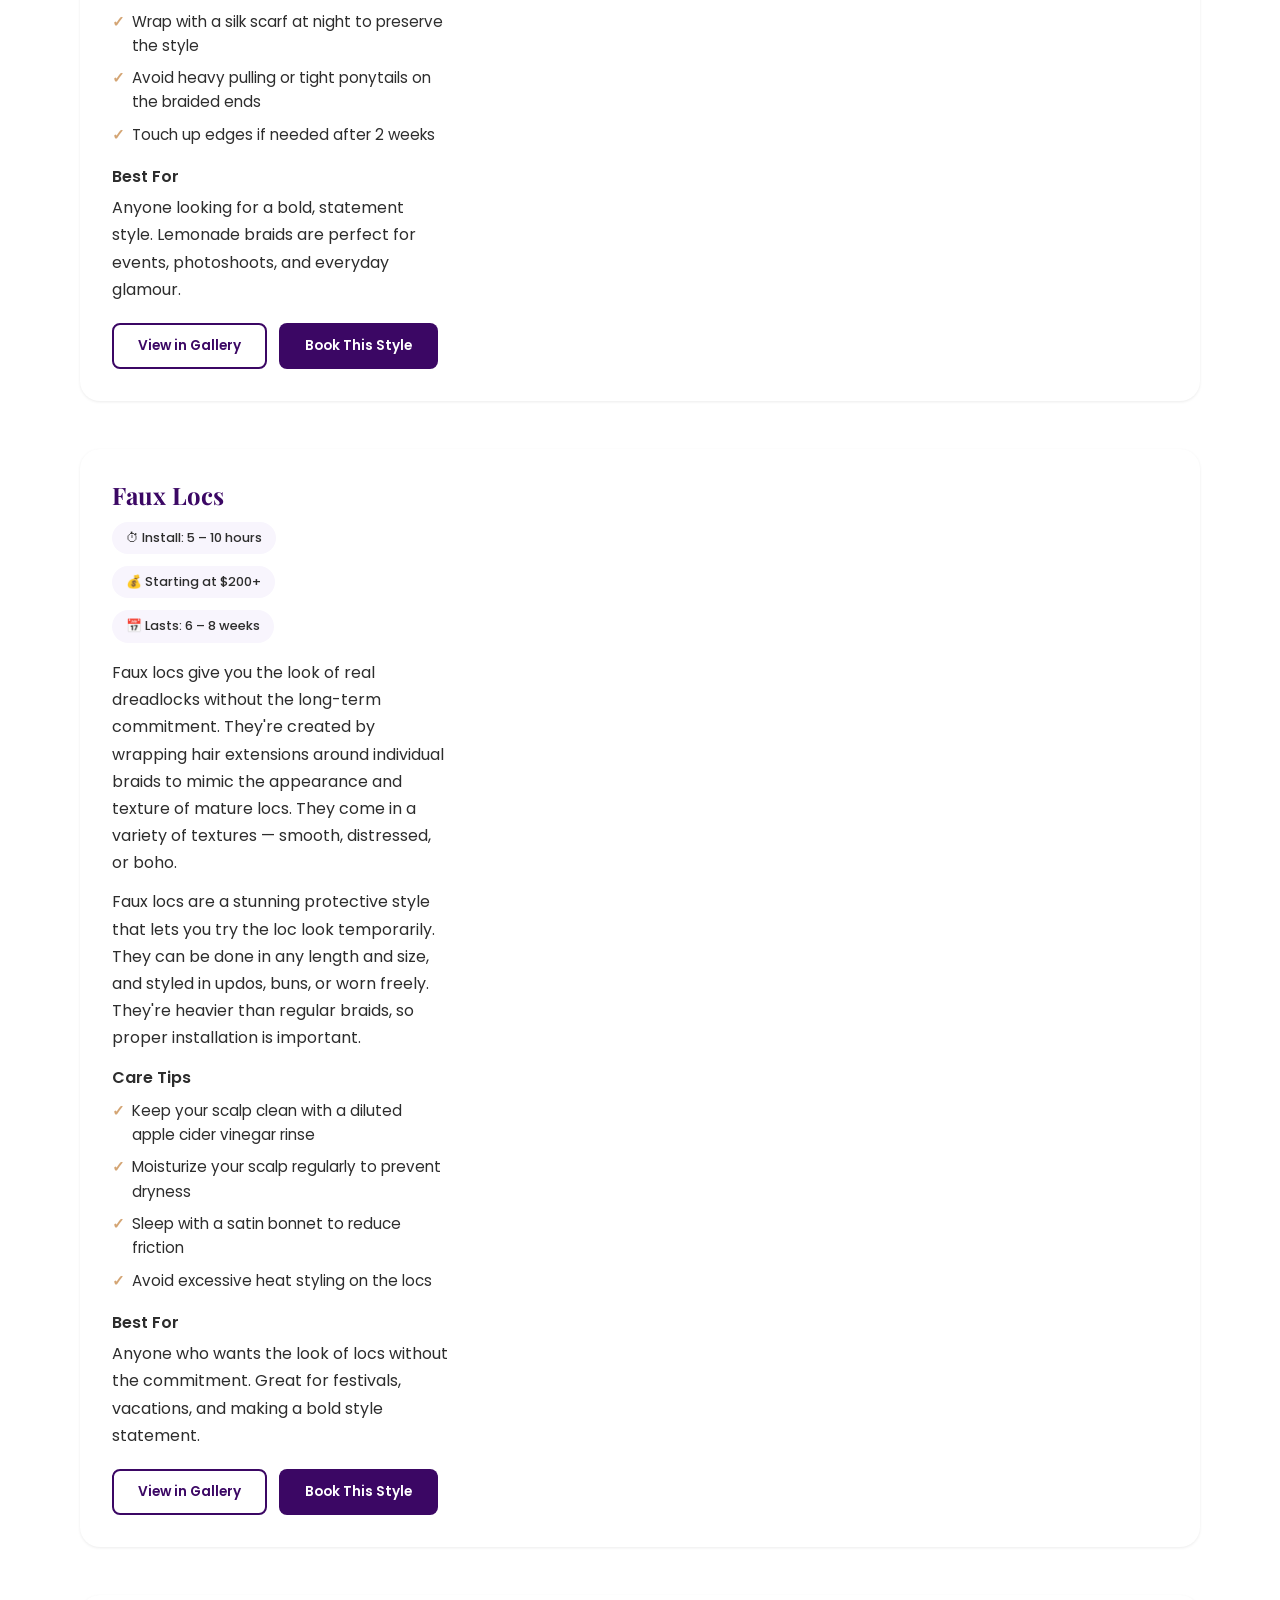
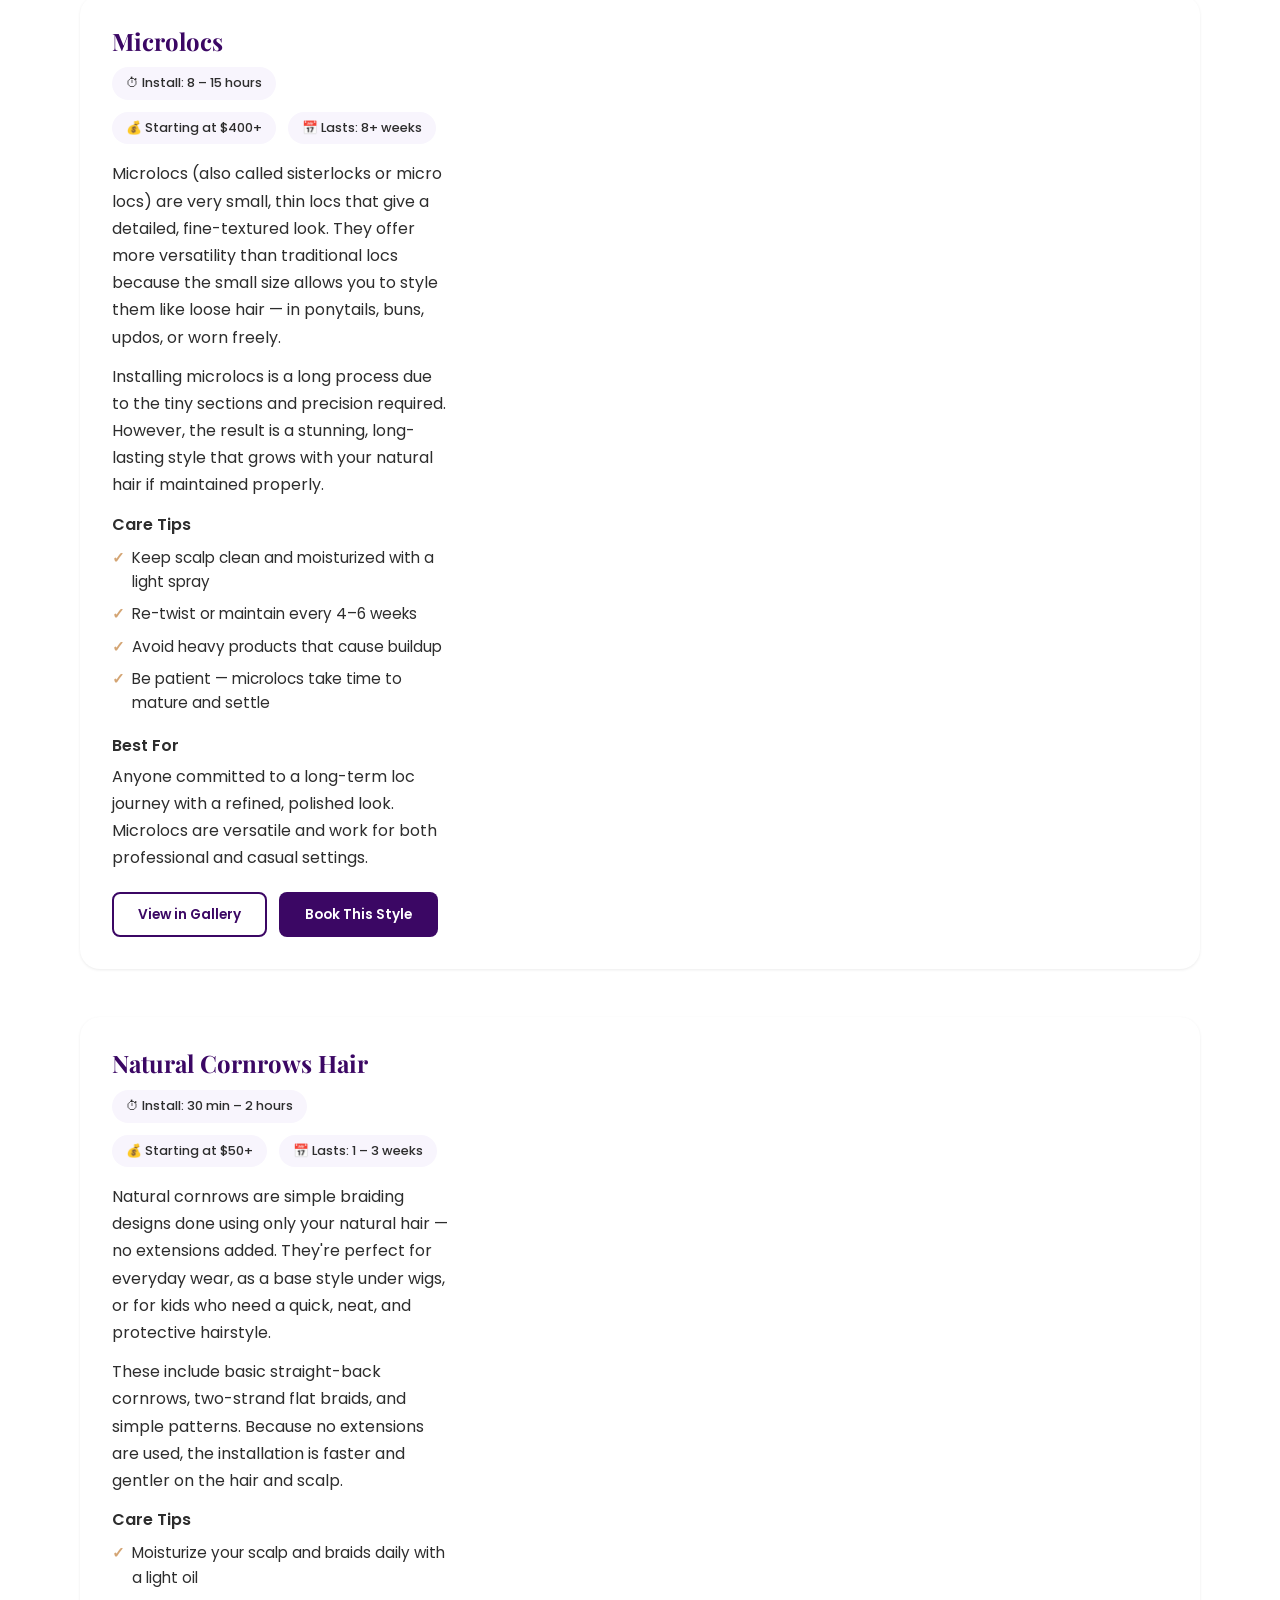
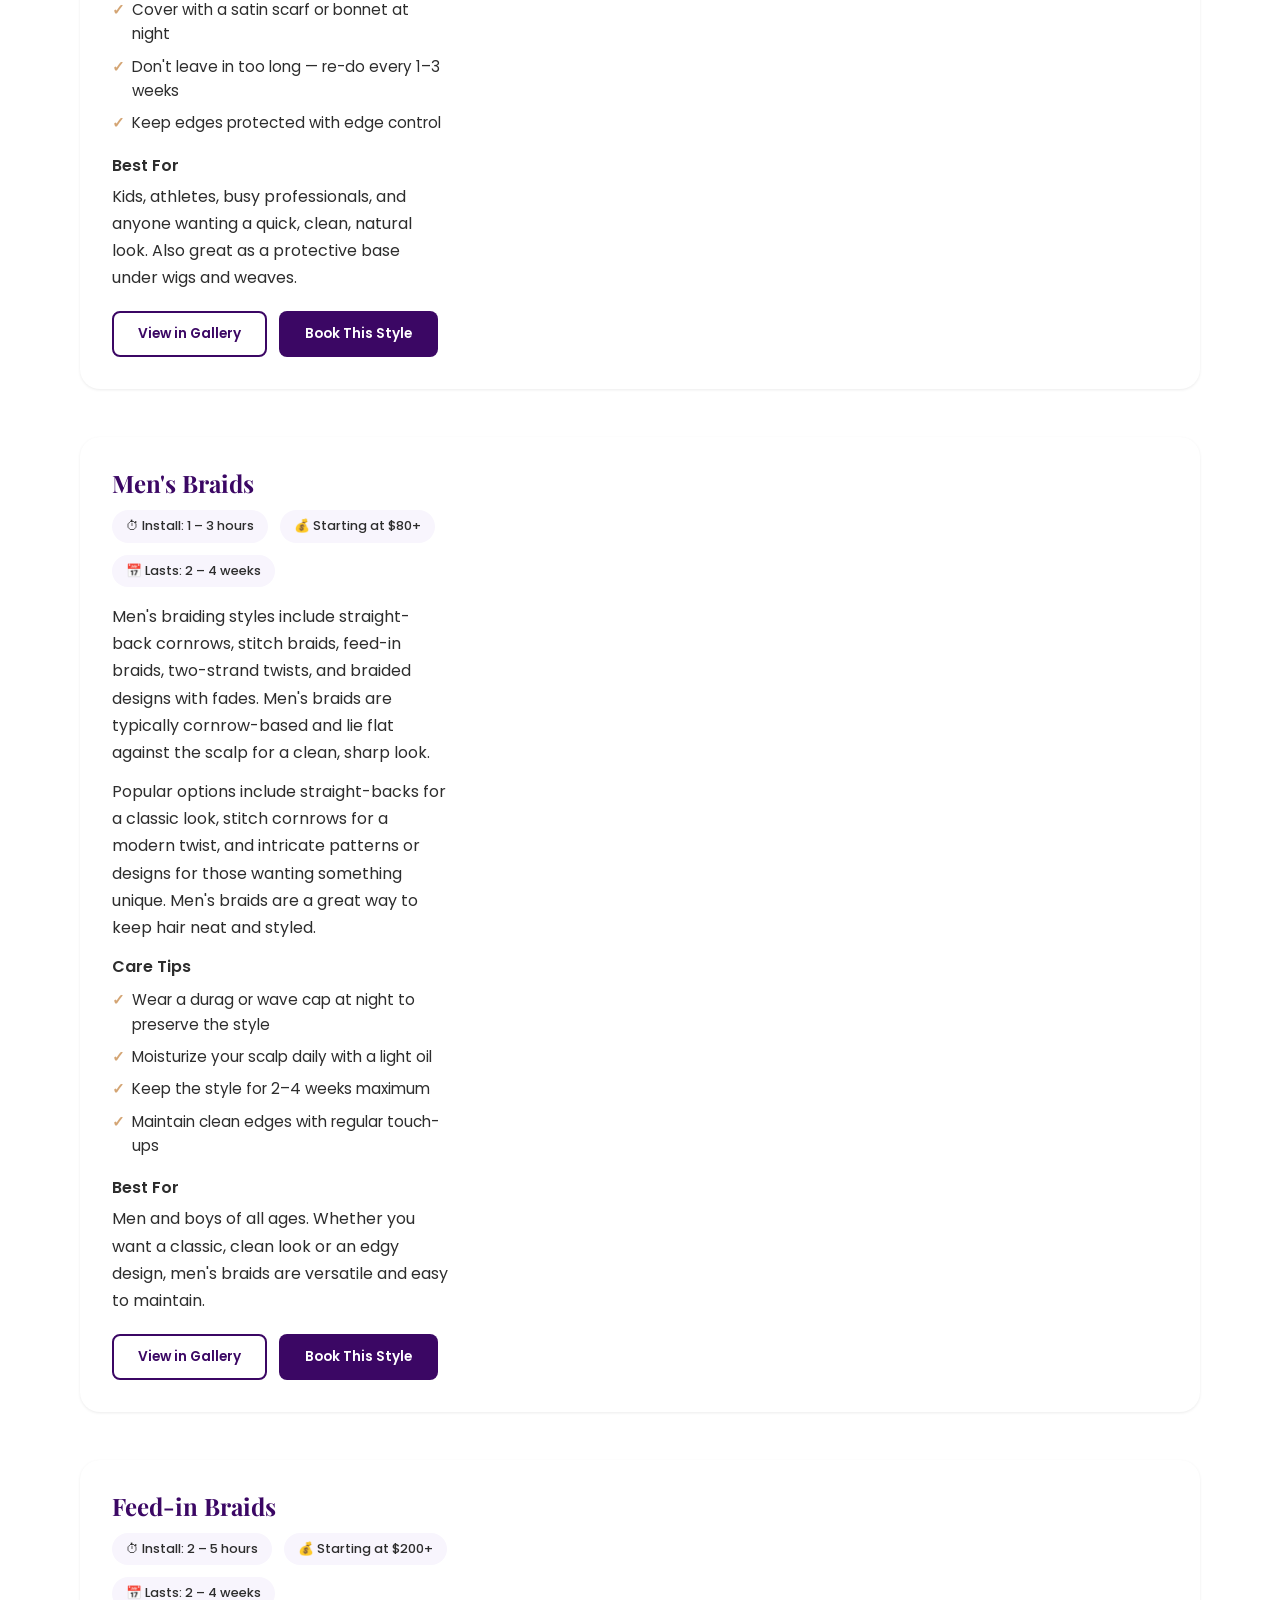
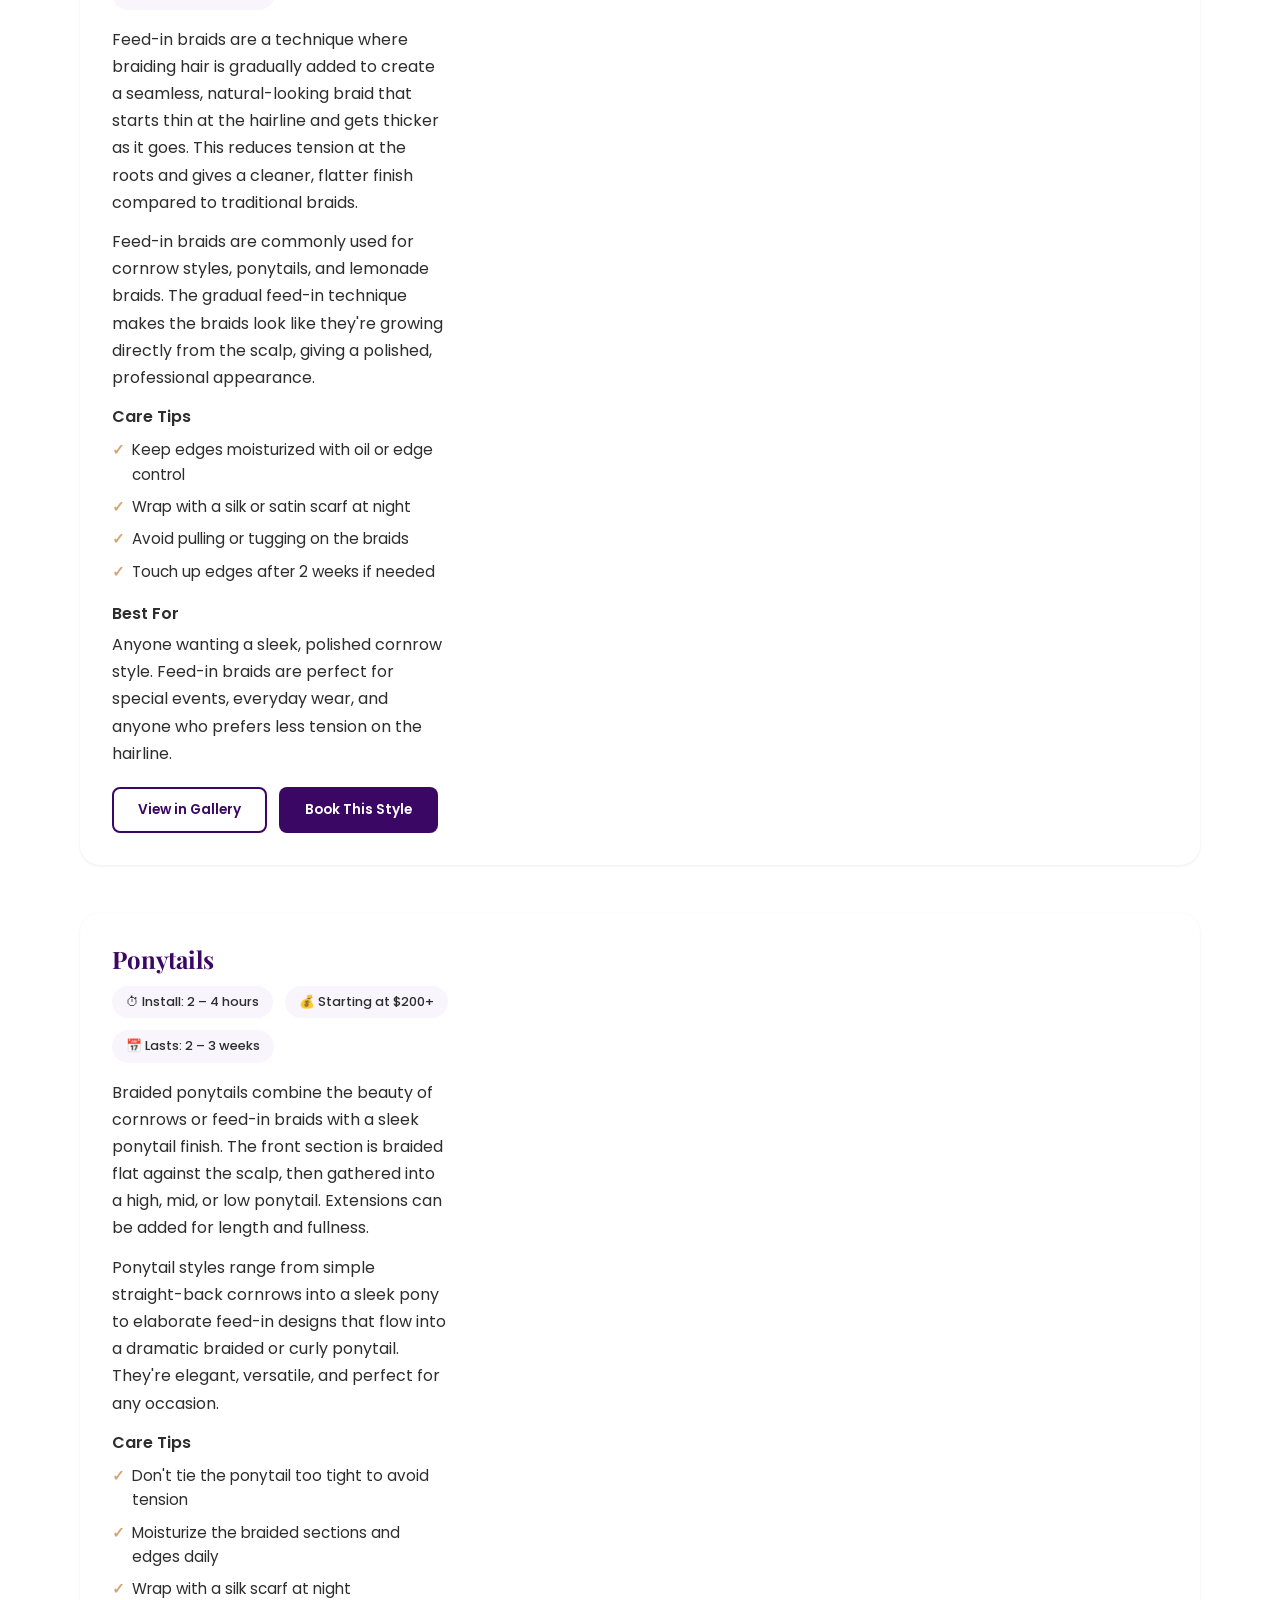
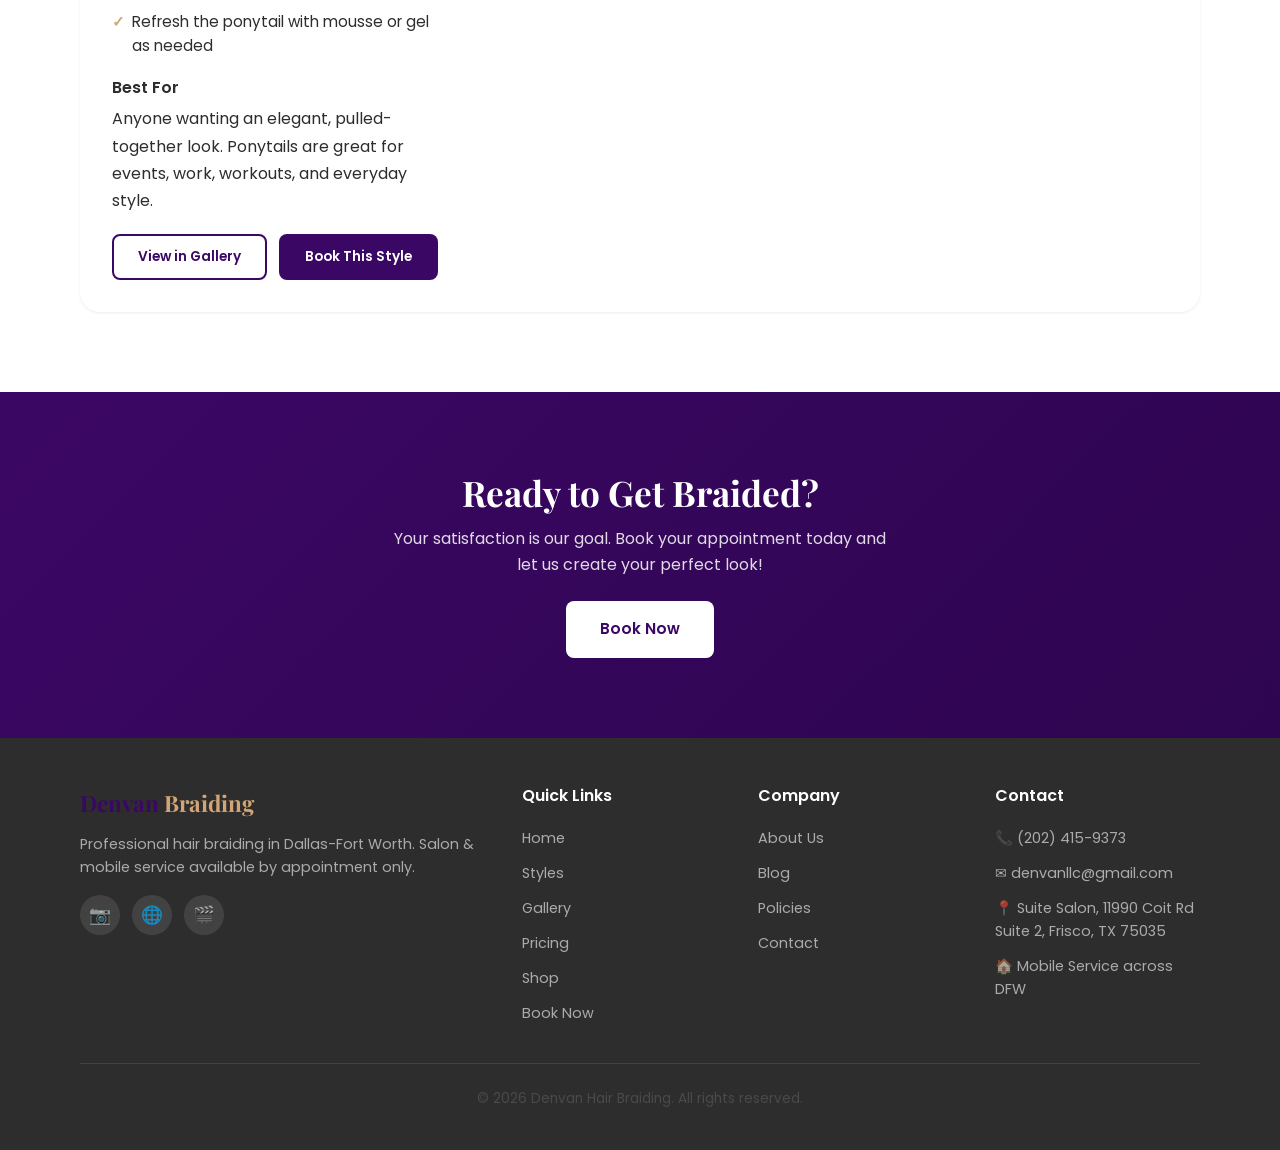
<file: blog.html>
<!DOCTYPE html>
<html lang="en">
<head>
  <meta charset="UTF-8">
  <meta name="viewport" content="width=device-width, initial-scale=1.0">
  <meta name="description" content="Learn about every braiding style we offer at Denvan Hair Braiding. Knotless braids, cornrows, boho, twists, locs, and more — with care tips and booking info.">
  <title>Braiding Guide | Denvan Hair Braiding</title>
  <link rel="preconnect" href="https://fonts.googleapis.com">
  <link rel="preconnect" href="https://fonts.gstatic.com" crossorigin>
  <link href="https://fonts.googleapis.com/css2?family=Playfair+Display:wght@400;600;700&family=Poppins:wght@300;400;500;600;700&display=swap" rel="stylesheet">
  <link rel="stylesheet" href="css/style.css">
</head>
<body>

  <!-- Header -->
  <header class="header">
    <nav class="nav container">
      <a href="index.html" class="nav-logo">Denvan <span>Braiding</span></a>
      <div class="nav-links">
        <a href="index.html">Home</a>
        <a href="styles.html">Styles</a>
        <a href="gallery.html">Gallery</a>
        <a href="pricing.html">Pricing</a>
        <a href="book.html">Book Now</a>
        <a href="shop.html">Shop</a>
        <a href="about.html">About</a>
        <a href="blog.html" class="active">Blog</a>
        <a href="policy.html">Policies</a>
        <a href="contact.html">Contact</a>
      </div>
      <a href="book.html" class="btn btn-primary btn-sm nav-cta">Book Appointment</a>
      <button class="nav-toggle" aria-label="Toggle navigation">
        <span></span>
        <span></span>
        <span></span>
      </button>
    </nav>
  </header>

  <div class="mobile-menu">
    <a href="index.html">Home</a>
    <a href="styles.html">Styles</a>
    <a href="gallery.html">Gallery</a>
    <a href="pricing.html">Pricing</a>
    <a href="book.html">Book Now</a>
    <a href="shop.html">Shop</a>
    <a href="about.html">About</a>
    <a href="blog.html" class="active">Blog</a>
    <a href="policy.html">Policies</a>
    <a href="contact.html">Contact</a>
    <a href="book.html" class="btn btn-primary">Book Appointment</a>
  </div>

  <!-- Page Header -->
  <section class="page-header">
    <div class="container">
      <h1>Braiding Style Guide</h1>
      <p>Everything you need to know about our braiding styles — what they look like, how long they last, and how to care for them.</p>
    </div>
  </section>

  <!-- Blog Posts -->
  <section class="section">
    <div class="container">
      <div class="blog-grid">

        <!-- Knotless Braids -->
        <article class="blog-post" id="knotless-braids">
          <div class="blog-post-content">
            <h2>Knotless Braids</h2>
            <div class="blog-meta">
              <span>&#x23F1; Install: 4 – 8 hours</span>
              <span>&#x1F4B0; Starting at $200+</span>
              <span>&#x1F4C5; Lasts: 6 – 8 weeks</span>
            </div>
            <p>Knotless braids are the most popular braiding style right now — and for good reason. Unlike traditional box braids, knotless braids start with your natural hair and gradually add extensions using a feed-in technique. This means no bulky knot at the root, less tension on your scalp, and a flatter, more natural look.</p>
            <p>They come in every size from jumbo to micro, and can be styled in any length from a trendy bob to waist-length. Knotless braids are lightweight, versatile, and perfect for anyone who wants a protective style that looks effortless.</p>
            <h4>Care Tips</h4>
            <ul>
              <li>Wrap your braids with a satin bonnet or scarf at night</li>
              <li>Moisturize your scalp with a lightweight oil every 2–3 days</li>
              <li>Avoid heavy products that cause buildup at the roots</li>
              <li>Don't keep them in longer than 8 weeks to avoid matting</li>
            </ul>
            <h4>Best For</h4>
            <p>Everyone! Knotless braids work for all hair types and ages. They're especially great for first-timers or anyone with a sensitive scalp.</p>
            <div class="blog-post-cta">
              <a href="gallery.html#knotless" class="btn btn-outline btn-sm">View in Gallery</a>
              <a href="https://wa.me/12024159373?text=Hi%20Denvan!%20I'd%20love%20to%20get%20Knotless%20Braids.%20Can%20I%20book%20an%20appointment?" target="_blank" rel="noopener" class="btn btn-primary btn-sm">Book This Style</a>
            </div>
          </div>
        </article>

        <!-- Boho Braids -->
        <article class="blog-post" id="boho-braids">
          <div class="blog-post-content">
            <h2>Boho Braids</h2>
            <div class="blog-meta">
              <span>&#x23F1; Install: 5 – 9 hours</span>
              <span>&#x1F4B0; Starting at $250+</span>
              <span>&#x1F4C5; Lasts: 6 – 8 weeks</span>
            </div>
            <p>Boho braids (also called bohemian braids or goddess braids) combine the neatness of knotless or box braids with loose, curly hair left out at the ends or woven throughout. The result is a soft, romantic, textured look that's perfect for any occasion.</p>
            <p>You can get boho knotless, boho box braids, or boho locs — each variation offers a different vibe. The curly hair adds volume and movement that gives the braids a more relaxed, effortless feel compared to traditional braids.</p>
            <h4>Care Tips</h4>
            <ul>
              <li>Use a curl-refreshing spray to keep the loose curls defined</li>
              <li>Gently detangle the curly sections with your fingers — never brush them</li>
              <li>Sleep with braids in a loose pineapple or satin bonnet</li>
              <li>Avoid getting the curly parts excessively wet</li>
            </ul>
            <h4>Best For</h4>
            <p>Anyone who wants a soft, feminine look. Boho braids are popular for weddings, vacations, and everyday glam. Great for all face shapes.</p>
            <div class="blog-post-cta">
              <a href="gallery.html#boho" class="btn btn-outline btn-sm">View in Gallery</a>
              <a href="https://wa.me/12024159373?text=Hi%20Denvan!%20I'd%20love%20to%20get%20Boho%20Braids.%20Can%20I%20book%20an%20appointment?" target="_blank" rel="noopener" class="btn btn-primary btn-sm">Book This Style</a>
            </div>
          </div>
        </article>

        <!-- Box Braids -->
        <article class="blog-post" id="box-braids">
          <div class="blog-post-content">
            <h2>Box Braids</h2>
            <div class="blog-meta">
              <span>&#x23F1; Install: 4 – 10 hours</span>
              <span>&#x1F4B0; Starting at $200+</span>
              <span>&#x1F4C5; Lasts: 6 – 8 weeks</span>
            </div>
            <p>Box braids are a timeless, classic protective style. Each braid is sectioned into small square (box-shaped) parts and braided from root to tip with extensions. They've been a staple in Black hair culture for decades and remain one of the most requested styles.</p>
            <p>Box braids can be done in any size — from chunky jumbo braids to ultra-fine micro braids. They can be worn long, short (bob), or anywhere in between. You can also accessorize them with beads, cuffs, or wraps.</p>
            <h4>Care Tips</h4>
            <ul>
              <li>Keep your scalp moisturized with a light oil or braid spray</li>
              <li>Wash your braids every 2 weeks with diluted shampoo</li>
              <li>Protect at night with a satin bonnet</li>
              <li>Don't keep them in longer than 8 weeks</li>
            </ul>
            <h4>Best For</h4>
            <p>Everyone looking for a classic, low-maintenance protective style. Box braids are versatile — you can style them up, down, in a bun, or ponytail.</p>
            <div class="blog-post-cta">
              <a href="gallery.html#box-braids" class="btn btn-outline btn-sm">View in Gallery</a>
              <a href="https://wa.me/12024159373?text=Hi%20Denvan!%20I'd%20love%20to%20get%20Box%20Braids.%20Can%20I%20book%20an%20appointment?" target="_blank" rel="noopener" class="btn btn-primary btn-sm">Book This Style</a>
            </div>
          </div>
        </article>

        <!-- Cornrows -->
        <article class="blog-post" id="cornrows">
          <div class="blog-post-content">
            <h2>Cornrows</h2>
            <div class="blog-meta">
              <span>&#x23F1; Install: 1 – 4 hours</span>
              <span>&#x1F4B0; Starting at $200+</span>
              <span>&#x1F4C5; Lasts: 2 – 4 weeks</span>
            </div>
            <p>Cornrows are braids that lie flat against the scalp in straight rows, curves, or intricate designs. They're created using an underhand braiding technique and can be done with or without extensions. Cornrows have deep African roots and are one of the oldest braiding styles in history.</p>
            <p>From simple straight-back cornrows to elaborate geometric patterns, stitch cornrows, and feed-in styles — the possibilities are endless. Cornrows are also the foundation for many other styles and can be dressed up or down.</p>
            <h4>Care Tips</h4>
            <ul>
              <li>Apply a light oil along the braids to prevent dryness</li>
              <li>Wear a durag or satin scarf at night to keep them neat</li>
              <li>Don't leave cornrows in too long — 2 to 4 weeks is ideal</li>
              <li>Moisturize edges daily to prevent breakage</li>
            </ul>
            <h4>Best For</h4>
            <p>Men, women, and kids. Cornrows are perfect as a standalone style or as a base for wigs and weaves. Great for athletes and active lifestyles.</p>
            <div class="blog-post-cta">
              <a href="gallery.html#cornrows" class="btn btn-outline btn-sm">View in Gallery</a>
              <a href="https://wa.me/12024159373?text=Hi%20Denvan!%20I'd%20love%20to%20get%20Cornrows.%20Can%20I%20book%20an%20appointment?" target="_blank" rel="noopener" class="btn btn-primary btn-sm">Book This Style</a>
            </div>
          </div>
        </article>

        <!-- Twists -->
        <article class="blog-post" id="twists">
          <div class="blog-post-content">
            <h2>Twists</h2>
            <div class="blog-meta">
              <span>&#x23F1; Install: 3 – 7 hours</span>
              <span>&#x1F4B0; Starting at $200+</span>
              <span>&#x1F4C5; Lasts: 4 – 8 weeks</span>
            </div>
            <p>Twists are a beautiful, low-tension protective style created by twisting two or three strands of hair together. Popular variations include passion twists (which have a crimped, textured look) and Senegalese twists (which are sleek and rope-like).</p>
            <p>Twists are generally faster to install than braids and put less stress on the hair. They come in all sizes and lengths, and the texture adds natural-looking volume and movement.</p>
            <h4>Care Tips</h4>
            <ul>
              <li>Moisturize with a light leave-in conditioner or oil</li>
              <li>Sleep in a satin bonnet to prevent frizz</li>
              <li>Avoid heavy manipulation — let them hang naturally</li>
              <li>Refresh with a twist mousse if they start to unravel</li>
            </ul>
            <h4>Best For</h4>
            <p>Anyone wanting a softer, textured look. Twists are great for natural hair and work well for both casual and formal settings.</p>
            <div class="blog-post-cta">
              <a href="gallery.html#twists" class="btn btn-outline btn-sm">View in Gallery</a>
              <a href="https://wa.me/12024159373?text=Hi%20Denvan!%20I'd%20love%20to%20get%20Twists.%20Can%20I%20book%20an%20appointment?" target="_blank" rel="noopener" class="btn btn-primary btn-sm">Book This Style</a>
            </div>
          </div>
        </article>

        <!-- Lemonade Braids -->
        <article class="blog-post" id="lemonade-braids">
          <div class="blog-post-content">
            <h2>Lemonade Braids</h2>
            <div class="blog-meta">
              <span>&#x23F1; Install: 2 – 5 hours</span>
              <span>&#x1F4B0; Starting at $200+</span>
              <span>&#x1F4C5; Lasts: 2 – 4 weeks</span>
            </div>
            <p>Lemonade braids are side-swept cornrows made famous by Beyonc&eacute; in her "Lemonade" visual album. They're feed-in cornrows that go from one side of the head to the other, creating a sleek, angled look that's both glamorous and edgy.</p>
            <p>These braids can be done in various sizes — from thin, intricate rows to thick, bold statements. They're often finished with long braided ends and can include designs or patterns near the hairline. Lemonade braids are a red-carpet favorite.</p>
            <h4>Care Tips</h4>
            <ul>
              <li>Keep edges moisturized with edge control and oil</li>
              <li>Wrap with a silk scarf at night to preserve the style</li>
              <li>Avoid heavy pulling or tight ponytails on the braided ends</li>
              <li>Touch up edges if needed after 2 weeks</li>
            </ul>
            <h4>Best For</h4>
            <p>Anyone looking for a bold, statement style. Lemonade braids are perfect for events, photoshoots, and everyday glamour.</p>
            <div class="blog-post-cta">
              <a href="gallery.html#lemonade" class="btn btn-outline btn-sm">View in Gallery</a>
              <a href="https://wa.me/12024159373?text=Hi%20Denvan!%20I'd%20love%20to%20get%20Lemonade%20Braids.%20Can%20I%20book%20an%20appointment?" target="_blank" rel="noopener" class="btn btn-primary btn-sm">Book This Style</a>
            </div>
          </div>
        </article>

        <!-- Faux Locs -->
        <article class="blog-post" id="faux-locs">
          <div class="blog-post-content">
            <h2>Faux Locs</h2>
            <div class="blog-meta">
              <span>&#x23F1; Install: 5 – 10 hours</span>
              <span>&#x1F4B0; Starting at $200+</span>
              <span>&#x1F4C5; Lasts: 6 – 8 weeks</span>
            </div>
            <p>Faux locs give you the look of real dreadlocks without the long-term commitment. They're created by wrapping hair extensions around individual braids to mimic the appearance and texture of mature locs. They come in a variety of textures — smooth, distressed, or boho.</p>
            <p>Faux locs are a stunning protective style that lets you try the loc look temporarily. They can be done in any length and size, and styled in updos, buns, or worn freely. They're heavier than regular braids, so proper installation is important.</p>
            <h4>Care Tips</h4>
            <ul>
              <li>Keep your scalp clean with a diluted apple cider vinegar rinse</li>
              <li>Moisturize your scalp regularly to prevent dryness</li>
              <li>Sleep with a satin bonnet to reduce friction</li>
              <li>Avoid excessive heat styling on the locs</li>
            </ul>
            <h4>Best For</h4>
            <p>Anyone who wants the look of locs without the commitment. Great for festivals, vacations, and making a bold style statement.</p>
            <div class="blog-post-cta">
              <a href="gallery.html#faux-locs" class="btn btn-outline btn-sm">View in Gallery</a>
              <a href="https://wa.me/12024159373?text=Hi%20Denvan!%20I'd%20love%20to%20get%20Faux%20Locs.%20Can%20I%20book%20an%20appointment?" target="_blank" rel="noopener" class="btn btn-primary btn-sm">Book This Style</a>
            </div>
          </div>
        </article>

        <!-- Microlocs -->
        <article class="blog-post" id="microlocs">
          <div class="blog-post-content">
            <h2>Microlocs</h2>
            <div class="blog-meta">
              <span>&#x23F1; Install: 8 – 15 hours</span>
              <span>&#x1F4B0; Starting at $400+</span>
              <span>&#x1F4C5; Lasts: 8+ weeks</span>
            </div>
            <p>Microlocs (also called sisterlocks or micro locs) are very small, thin locs that give a detailed, fine-textured look. They offer more versatility than traditional locs because the small size allows you to style them like loose hair — in ponytails, buns, updos, or worn freely.</p>
            <p>Installing microlocs is a long process due to the tiny sections and precision required. However, the result is a stunning, long-lasting style that grows with your natural hair if maintained properly.</p>
            <h4>Care Tips</h4>
            <ul>
              <li>Keep scalp clean and moisturized with a light spray</li>
              <li>Re-twist or maintain every 4–6 weeks</li>
              <li>Avoid heavy products that cause buildup</li>
              <li>Be patient — microlocs take time to mature and settle</li>
            </ul>
            <h4>Best For</h4>
            <p>Anyone committed to a long-term loc journey with a refined, polished look. Microlocs are versatile and work for both professional and casual settings.</p>
            <div class="blog-post-cta">
              <a href="gallery.html#microbraids" class="btn btn-outline btn-sm">View in Gallery</a>
              <a href="https://wa.me/12024159373?text=Hi%20Denvan!%20I'd%20love%20to%20get%20Microlocs.%20Can%20I%20book%20an%20appointment?" target="_blank" rel="noopener" class="btn btn-primary btn-sm">Book This Style</a>
            </div>
          </div>
        </article>

        <!-- Natural Cornrows -->
        <article class="blog-post" id="natural-cornrows">
          <div class="blog-post-content">
            <h2>Natural Cornrows Hair</h2>
            <div class="blog-meta">
              <span>&#x23F1; Install: 30 min – 2 hours</span>
              <span>&#x1F4B0; Starting at $50+</span>
              <span>&#x1F4C5; Lasts: 1 – 3 weeks</span>
            </div>
            <p>Natural cornrows are simple braiding designs done using only your natural hair — no extensions added. They're perfect for everyday wear, as a base style under wigs, or for kids who need a quick, neat, and protective hairstyle.</p>
            <p>These include basic straight-back cornrows, two-strand flat braids, and simple patterns. Because no extensions are used, the installation is faster and gentler on the hair and scalp.</p>
            <h4>Care Tips</h4>
            <ul>
              <li>Moisturize your scalp and braids daily with a light oil</li>
              <li>Cover with a satin scarf or bonnet at night</li>
              <li>Don't leave in too long — re-do every 1–3 weeks</li>
              <li>Keep edges protected with edge control</li>
            </ul>
            <h4>Best For</h4>
            <p>Kids, athletes, busy professionals, and anyone wanting a quick, clean, natural look. Also great as a protective base under wigs and weaves.</p>
            <div class="blog-post-cta">
              <a href="gallery.html#natural-cornrows" class="btn btn-outline btn-sm">View in Gallery</a>
              <a href="https://wa.me/12024159373?text=Hi%20Denvan!%20I'd%20love%20to%20get%20Natural%20Cornrows.%20Can%20I%20book%20an%20appointment?" target="_blank" rel="noopener" class="btn btn-primary btn-sm">Book This Style</a>
            </div>
          </div>
        </article>

        <!-- Men's Braids -->
        <article class="blog-post" id="mens-braids">
          <div class="blog-post-content">
            <h2>Men's Braids</h2>
            <div class="blog-meta">
              <span>&#x23F1; Install: 1 – 3 hours</span>
              <span>&#x1F4B0; Starting at $80+</span>
              <span>&#x1F4C5; Lasts: 2 – 4 weeks</span>
            </div>
            <p>Men's braiding styles include straight-back cornrows, stitch braids, feed-in braids, two-strand twists, and braided designs with fades. Men's braids are typically cornrow-based and lie flat against the scalp for a clean, sharp look.</p>
            <p>Popular options include straight-backs for a classic look, stitch cornrows for a modern twist, and intricate patterns or designs for those wanting something unique. Men's braids are a great way to keep hair neat and styled.</p>
            <h4>Care Tips</h4>
            <ul>
              <li>Wear a durag or wave cap at night to preserve the style</li>
              <li>Moisturize your scalp daily with a light oil</li>
              <li>Keep the style for 2–4 weeks maximum</li>
              <li>Maintain clean edges with regular touch-ups</li>
            </ul>
            <h4>Best For</h4>
            <p>Men and boys of all ages. Whether you want a classic, clean look or an edgy design, men's braids are versatile and easy to maintain.</p>
            <div class="blog-post-cta">
              <a href="gallery.html#mens-cornrows" class="btn btn-outline btn-sm">View in Gallery</a>
              <a href="https://wa.me/12024159373?text=Hi%20Denvan!%20I'd%20love%20to%20get%20Men's%20Braids.%20Can%20I%20book%20an%20appointment?" target="_blank" rel="noopener" class="btn btn-primary btn-sm">Book This Style</a>
            </div>
          </div>
        </article>

        <!-- Feed-in Braids -->
        <article class="blog-post" id="feed-in-braids">
          <div class="blog-post-content">
            <h2>Feed-in Braids</h2>
            <div class="blog-meta">
              <span>&#x23F1; Install: 2 – 5 hours</span>
              <span>&#x1F4B0; Starting at $200+</span>
              <span>&#x1F4C5; Lasts: 2 – 4 weeks</span>
            </div>
            <p>Feed-in braids are a technique where braiding hair is gradually added to create a seamless, natural-looking braid that starts thin at the hairline and gets thicker as it goes. This reduces tension at the roots and gives a cleaner, flatter finish compared to traditional braids.</p>
            <p>Feed-in braids are commonly used for cornrow styles, ponytails, and lemonade braids. The gradual feed-in technique makes the braids look like they're growing directly from the scalp, giving a polished, professional appearance.</p>
            <h4>Care Tips</h4>
            <ul>
              <li>Keep edges moisturized with oil or edge control</li>
              <li>Wrap with a silk or satin scarf at night</li>
              <li>Avoid pulling or tugging on the braids</li>
              <li>Touch up edges after 2 weeks if needed</li>
            </ul>
            <h4>Best For</h4>
            <p>Anyone wanting a sleek, polished cornrow style. Feed-in braids are perfect for special events, everyday wear, and anyone who prefers less tension on the hairline.</p>
            <div class="blog-post-cta">
              <a href="gallery.html#feed-in-braids" class="btn btn-outline btn-sm">View in Gallery</a>
              <a href="https://wa.me/12024159373?text=Hi%20Denvan!%20I'd%20love%20to%20get%20Feed-in%20Braids.%20Can%20I%20book%20an%20appointment?" target="_blank" rel="noopener" class="btn btn-primary btn-sm">Book This Style</a>
            </div>
          </div>
        </article>

        <!-- Ponytails -->
        <article class="blog-post" id="ponytails">
          <div class="blog-post-content">
            <h2>Ponytails</h2>
            <div class="blog-meta">
              <span>&#x23F1; Install: 2 – 4 hours</span>
              <span>&#x1F4B0; Starting at $200+</span>
              <span>&#x1F4C5; Lasts: 2 – 3 weeks</span>
            </div>
            <p>Braided ponytails combine the beauty of cornrows or feed-in braids with a sleek ponytail finish. The front section is braided flat against the scalp, then gathered into a high, mid, or low ponytail. Extensions can be added for length and fullness.</p>
            <p>Ponytail styles range from simple straight-back cornrows into a sleek pony to elaborate feed-in designs that flow into a dramatic braided or curly ponytail. They're elegant, versatile, and perfect for any occasion.</p>
            <h4>Care Tips</h4>
            <ul>
              <li>Don't tie the ponytail too tight to avoid tension</li>
              <li>Moisturize the braided sections and edges daily</li>
              <li>Wrap with a silk scarf at night</li>
              <li>Refresh the ponytail with mousse or gel as needed</li>
            </ul>
            <h4>Best For</h4>
            <p>Anyone wanting an elegant, pulled-together look. Ponytails are great for events, work, workouts, and everyday style.</p>
            <div class="blog-post-cta">
              <a href="gallery.html#ponytails" class="btn btn-outline btn-sm">View in Gallery</a>
              <a href="https://wa.me/12024159373?text=Hi%20Denvan!%20I'd%20love%20to%20get%20a%20Braided%20Ponytail.%20Can%20I%20book%20an%20appointment?" target="_blank" rel="noopener" class="btn btn-primary btn-sm">Book This Style</a>
            </div>
          </div>
        </article>

      </div>
    </div>
  </section>

  <!-- CTA -->
  <section class="cta-section">
    <div class="container">
      <h2>Ready to Get Braided?</h2>
      <p>Your satisfaction is our goal. Book your appointment today and let us create your perfect look!</p>
      <a href="book.html" class="btn btn-white">Book Now</a>
    </div>
  </section>

  <!-- Footer -->
  <footer class="footer">
    <div class="container">
      <div class="footer-grid">
        <div class="footer-brand">
          <a href="index.html" class="nav-logo">Denvan <span>Braiding</span></a>
          <p>Professional hair braiding in Dallas-Fort Worth. Salon &amp; mobile service available by appointment only.</p>
          <div class="footer-social">
            <a href="#" aria-label="Instagram">&#x1F4F7;</a>
            <a href="#" aria-label="Facebook">&#x1F310;</a>
            <a href="#" aria-label="TikTok">&#x1F3AC;</a>
          </div>
        </div>
        <div>
          <h4>Quick Links</h4>
          <div class="footer-links">
            <a href="index.html">Home</a>
            <a href="styles.html">Styles</a>
            <a href="gallery.html">Gallery</a>
            <a href="pricing.html">Pricing</a>
            <a href="shop.html">Shop</a>
            <a href="book.html">Book Now</a>
          </div>
        </div>
        <div>
          <h4>Company</h4>
          <div class="footer-links">
            <a href="about.html">About Us</a>
            <a href="blog.html">Blog</a>
            <a href="policy.html">Policies</a>
            <a href="contact.html">Contact</a>
          </div>
        </div>
        <div>
          <h4>Contact</h4>
          <div class="footer-links">
            <a href="tel:+12024159373">&#x1F4DE; (202) 415-9373</a>
            <a href="mailto:denvanllc@gmail.com">&#x2709; denvanllc@gmail.com</a>
            <a>&#x1F4CD; Suite Salon, 11990 Coit Rd Suite 2, Frisco, TX 75035</a>
            <a>&#x1F3E0; Mobile Service across DFW</a>
          </div>
        </div>
      </div>
      <div class="footer-bottom">
        <p>&copy; 2026 Denvan Hair Braiding. All rights reserved.</p>
      </div>
    </div>
  </footer>

  <!-- WhatsApp Chat Button -->
  <div class="whatsapp-float">
    <span class="whatsapp-tooltip">Chat with us! <small>Available 24/7 on WhatsApp</small></span>
    <a href="https://wa.me/12024159373?text=Hi%20Denvan!%20I'm%20interested%20in%20booking%20a%20braiding%20appointment." target="_blank" rel="noopener" aria-label="Chat on WhatsApp">
      <svg viewBox="0 0 32 32" xmlns="http://www.w3.org/2000/svg"><path d="M16.004 0h-.008C7.174 0 0 7.176 0 16c0 3.5 1.128 6.744 3.046 9.378L1.054 31.29l6.118-1.958A15.9 15.9 0 0016.004 32C24.826 32 32 24.822 32 16S24.826 0 16.004 0zm9.332 22.616c-.39 1.1-1.932 2.012-3.182 2.278-.856.18-1.974.324-5.736-1.232-4.812-1.99-7.904-6.878-8.142-7.196-.228-.318-1.918-2.554-1.918-4.872s1.214-3.456 1.644-3.928c.39-.428.912-.536 1.218-.536.15 0 .284.008.406.014.432.018.648.044.932.722.356.85 1.22 2.978 1.328 3.196.11.218.218.51.072.808-.136.306-.258.442-.476.694-.218.252-.424.446-.642.718-.2.236-.424.49-.176.932.248.442 1.104 1.82 2.37 2.95 1.632 1.454 3.006 1.904 3.434 2.114.428.21.678.176.926-.106.256-.292 1.096-1.274 1.388-1.712.284-.438.576-.364.968-.218.396.142 2.516 1.188 2.946 1.404.43.218.716.324.822.506.104.18.104 1.054-.286 2.154z"/></svg>
    </a>
  </div>

  <!-- Lightbox -->
  <div class="lightbox">
    <button class="lightbox-close" aria-label="Close">&times;</button>
    <div class="lightbox-content"></div>
  </div>

  <script src="js/main.js"></script>
</body>
</html>
</file>
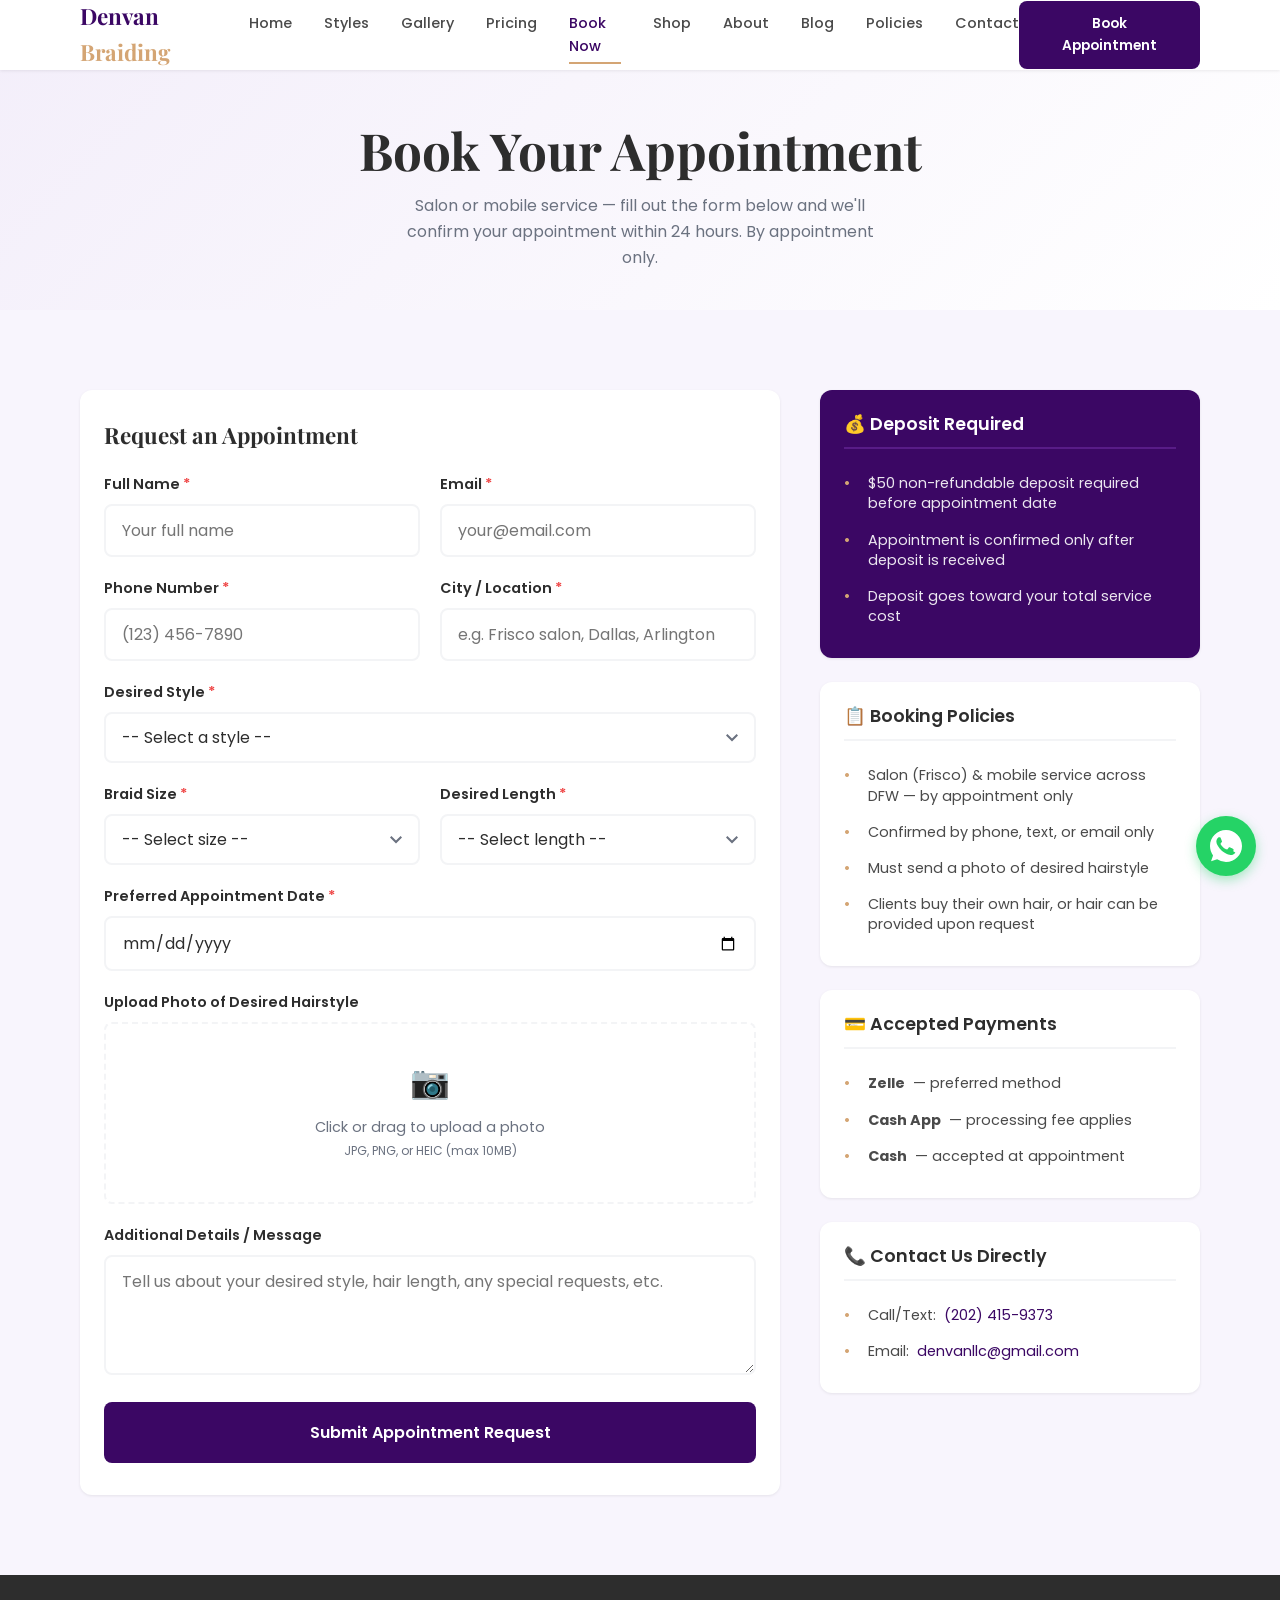
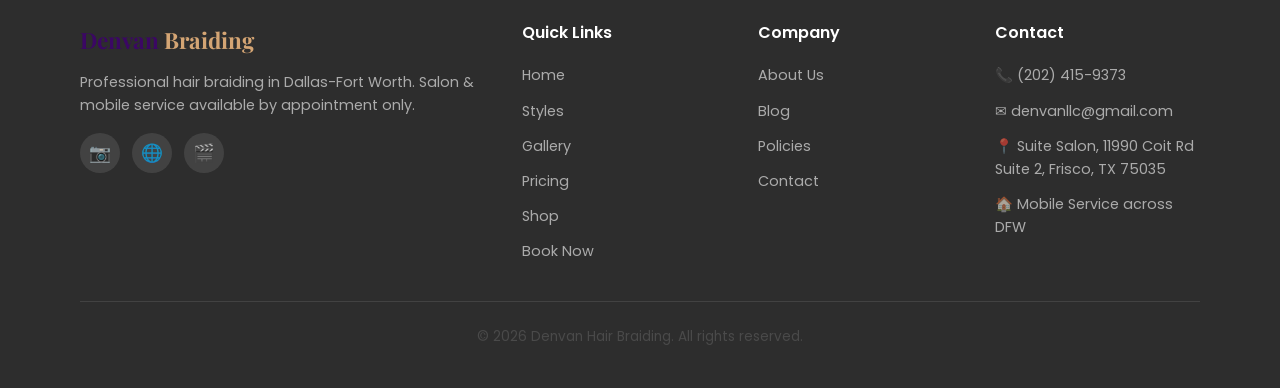
<file: book.html>
<!DOCTYPE html>
<html lang="en">
<head>
  <meta charset="UTF-8">
  <meta name="viewport" content="width=device-width, initial-scale=1.0">
  <meta name="description" content="Book a hair braiding appointment with Denvan Hair Braiding. Salon in Frisco &amp; mobile service across DFW. By appointment only.">
  <title>Book Appointment | Denvan Hair Braiding</title>
  <link rel="preconnect" href="https://fonts.googleapis.com">
  <link rel="preconnect" href="https://fonts.gstatic.com" crossorigin>
  <link href="https://fonts.googleapis.com/css2?family=Playfair+Display:wght@400;600;700&family=Poppins:wght@300;400;500;600;700&display=swap" rel="stylesheet">
  <link rel="stylesheet" href="css/style.css">
</head>
<body>

  <!-- Header -->
  <header class="header">
    <nav class="nav container">
      <a href="index.html" class="nav-logo">Denvan <span>Braiding</span></a>
      <div class="nav-links">
        <a href="index.html">Home</a>
        <a href="styles.html">Styles</a>
        <a href="gallery.html">Gallery</a>
        <a href="pricing.html">Pricing</a>
        <a href="book.html" class="active">Book Now</a>
        <a href="shop.html">Shop</a>
        <a href="about.html">About</a>
        <a href="blog.html">Blog</a>
        <a href="policy.html">Policies</a>
        <a href="contact.html">Contact</a>
      </div>
      <a href="book.html" class="btn btn-primary btn-sm nav-cta">Book Appointment</a>
      <button class="nav-toggle" aria-label="Toggle navigation">
        <span></span>
        <span></span>
        <span></span>
      </button>
    </nav>
  </header>

  <div class="mobile-menu">
    <a href="index.html">Home</a>
    <a href="styles.html">Styles</a>
    <a href="gallery.html">Gallery</a>
    <a href="pricing.html">Pricing</a>
    <a href="book.html" class="active">Book Now</a>
    <a href="shop.html">Shop</a>
    <a href="about.html">About</a>
    <a href="blog.html">Blog</a>
    <a href="policy.html">Policies</a>
    <a href="contact.html">Contact</a>
    <a href="book.html" class="btn btn-primary">Book Appointment</a>
  </div>

  <!-- Page Header -->
  <section class="page-header">
    <div class="container">
      <h1>Book Your Appointment</h1>
      <p>Salon or mobile service — fill out the form below and we'll confirm your appointment within 24 hours. By appointment only.</p>
    </div>
  </section>

  <!-- Booking Section -->
  <section class="section booking-section">
    <div class="container">
      <div class="booking-grid">

        <!-- Booking Form -->
        <div>
          <!-- Form submissions go to denvanllc@gmail.com via FormSubmit.co -->
          <form id="booking-form" class="booking-form" action="https://formsubmit.co/denvanllc@gmail.com" method="POST" enctype="multipart/form-data">
            <h3>Request an Appointment</h3>
            <input type="hidden" name="_subject" value="New Booking Request - Denvan Hair Braiding">
            <input type="hidden" name="_next" value="https://denvan26.github.io/denvan-hair-braiding/book.html?success=true">
            <input type="hidden" name="_template" value="table">
            <input type="hidden" name="_autoresponse" value="Thank you for booking with Denvan Hair Braiding! We've received your appointment request and will confirm within 24 hours via phone, text, or email. A $50 non-refundable deposit is required to secure your booking — we'll send payment details in our confirmation. If you have any questions, call or text us at (202) 415-9373. We look forward to braiding your hair! — Denvan Hair Braiding">

            <!-- Name & Email Row -->
            <div class="form-row">
              <div class="form-group">
                <label for="full-name">Full Name <span class="required">*</span></label>
                <input type="text" id="full-name" name="full_name" placeholder="Your full name" required>
                <p class="error-message">Please enter your name</p>
              </div>
              <div class="form-group">
                <label for="email">Email <span class="required">*</span></label>
                <input type="email" id="email" name="email" placeholder="your@email.com" required>
                <p class="error-message">Please enter a valid email</p>
              </div>
            </div>

            <!-- Phone & City Row -->
            <div class="form-row">
              <div class="form-group">
                <label for="phone">Phone Number <span class="required">*</span></label>
                <input type="tel" id="phone" name="phone" placeholder="(123) 456-7890" required>
                <p class="error-message">Please enter a valid phone number</p>
              </div>
              <div class="form-group">
                <label for="city">City / Location <span class="required">*</span></label>
                <input type="text" id="city" name="city" placeholder="e.g. Frisco salon, Dallas, Arlington" required>
                <p class="error-message">Please enter your city</p>
              </div>
            </div>

            <!-- Desired Style -->
            <div class="form-group">
              <label for="style">Desired Style <span class="required">*</span></label>
              <select id="style" name="desired_style" required>
                <option value="">-- Select a style --</option>
                <option value="Knotless Braids">Knotless Braids (from $200)</option>
                <option value="Box Braids">Box Braids (from $200)</option>
                <option value="Boho Knotless Braids">Boho Knotless Braids (from $250)</option>
                <option value="Boho Box Braids">Boho Box Braids (from $250)</option>
                <option value="Cornrows - Straight Back">Cornrows - Straight Back (from $200)</option>
                <option value="Cornrows - Designs">Cornrows - Designs &amp; Patterns (from $220)</option>
                <option value="Cornrows - Stitch">Stitch Cornrows (from $200)</option>
                <option value="Feed-in Braids">Feed-in Braids (from $200)</option>
                <option value="Feed-in Ponytail">Feed-in Ponytail (from $200)</option>
                <option value="Lemonade Braids">Lemonade Braids (from $200)</option>
                <option value="Lemonade with Designs">Lemonade with Designs (from $250)</option>
                <option value="Passion Twists">Passion Twists (from $200)</option>
                <option value="Senegalese Twists">Senegalese Twists (from $200)</option>
                <option value="Butterfly Locs">Butterfly Locs (from $200)</option>
                <option value="Faux Locs">Faux Locs (from $200)</option>
                <option value="Kids Cornrows">Kids Cornrows (from $200)</option>
                <option value="Kids Box Braids">Kids Box Braids / Twists (from $200)</option>
                <option value="Other">Other (describe in message)</option>
              </select>
              <p class="error-message">Please select a style</p>
            </div>

            <!-- Size & Length Row -->
            <div class="form-row">
              <div class="form-group">
                <label for="braid-size">Braid Size <span class="required">*</span></label>
                <select id="braid-size" name="braid_size" required>
                  <option value="">-- Select size --</option>
                  <option value="Micro">Micro</option>
                  <option value="Small">Small</option>
                  <option value="Medium">Medium</option>
                  <option value="Large">Large</option>
                  <option value="Jumbo">Jumbo</option>
                </select>
                <p class="error-message">Please select a size</p>
              </div>
              <div class="form-group">
                <label for="braid-length">Desired Length <span class="required">*</span></label>
                <select id="braid-length" name="braid_length" required>
                  <option value="">-- Select length --</option>
                  <option value="Bob">Bob</option>
                  <option value="Shoulder">Shoulder</option>
                  <option value="Mid-back">Mid-back</option>
                  <option value="Waist">Waist</option>
                  <option value="Butt">Butt</option>
                  <option value="Knee">Knee</option>
                </select>
                <p class="error-message">Please select a length</p>
              </div>
            </div>

            <!-- Preferred Date -->
            <div class="form-group">
              <label for="date">Preferred Appointment Date <span class="required">*</span></label>
              <input type="date" id="date" name="preferred_date" required>
              <p class="error-message">Please select a future date</p>
            </div>

            <!-- Photo Upload -->
            <div class="form-group">
              <label>Upload Photo of Desired Hairstyle</label>
              <div class="file-upload">
                <input type="file" name="hairstyle_photo" accept="image/*">
                <div class="upload-icon">&#x1F4F7;</div>
                <p>Click or drag to upload a photo<br><small>JPG, PNG, or HEIC (max 10MB)</small></p>
                <div class="file-name"></div>
              </div>
            </div>

            <!-- Message -->
            <div class="form-group">
              <label for="message">Additional Details / Message</label>
              <textarea id="message" name="message" placeholder="Tell us about your desired style, hair length, any special requests, etc."></textarea>
            </div>

            <!-- Submit -->
            <div class="form-submit">
              <button type="submit" class="btn btn-primary">Submit Appointment Request</button>
            </div>
          </form>

          <!-- Success Message -->
          <div class="form-success">
            <div class="success-icon">&#x2705;</div>
            <h3>Appointment Request Submitted Successfully!</h3>
            <p>Thank you for choosing Denvan Hair Braiding! Your appointment request has been received. We'll review it and confirm your appointment within <strong>24 hours</strong> via phone, text, or email.</p>
            <p style="margin-top: 12px; font-weight: 600; color: var(--primary);">Next step: A <strong>$50 non-refundable deposit</strong> is required to secure your booking. We'll send payment details in our confirmation message.</p>
            <p style="margin-top: 12px; color: var(--gray);">If you don't hear from us within 24 hours, please call or text us at <a href="tel:+12024159373" style="color: var(--primary);">(202) 415-9373</a>.</p>
            <a href="index.html" class="btn btn-primary mt-3">Back to Home</a>
          </div>
        </div>

        <!-- Sidebar -->
        <div class="booking-sidebar">
          <div class="sidebar-card highlight">
            <h4>&#x1F4B0; Deposit Required</h4>
            <ul>
              <li><span class="bullet">&#x2022;</span> $50 non-refundable deposit required before appointment date</li>
              <li><span class="bullet">&#x2022;</span> Appointment is confirmed only after deposit is received</li>
              <li><span class="bullet">&#x2022;</span> Deposit goes toward your total service cost</li>
            </ul>
          </div>

          <div class="sidebar-card">
            <h4>&#x1F4CB; Booking Policies</h4>
            <ul>
              <li><span class="bullet">&#x2022;</span> Salon (Frisco) &amp; mobile service across DFW — by appointment only</li>
              <li><span class="bullet">&#x2022;</span> Confirmed by phone, text, or email only</li>
              <li><span class="bullet">&#x2022;</span> Must send a photo of desired hairstyle</li>
              <li><span class="bullet">&#x2022;</span> Clients buy their own hair, or hair can be provided upon request</li>
            </ul>
          </div>

          <div class="sidebar-card">
            <h4>&#x1F4B3; Accepted Payments</h4>
            <ul>
              <li><span class="bullet">&#x2022;</span> <strong>Zelle</strong> — preferred method</li>
              <li><span class="bullet">&#x2022;</span> <strong>Cash App</strong> — processing fee applies</li>
              <li><span class="bullet">&#x2022;</span> <strong>Cash</strong> — accepted at appointment</li>
            </ul>
          </div>

          <div class="sidebar-card">
            <h4>&#x1F4DE; Contact Us Directly</h4>
            <ul>
              <li><span class="bullet">&#x2022;</span> Call/Text: <a href="tel:+12024159373" style="color: var(--primary);">(202) 415-9373</a></li>
              <li><span class="bullet">&#x2022;</span> Email: <a href="mailto:denvanllc@gmail.com" style="color: var(--primary);">denvanllc@gmail.com</a></li>
            </ul>
          </div>
        </div>

      </div>
    </div>
  </section>

  <!-- Footer -->
  <footer class="footer">
    <div class="container">
      <div class="footer-grid">
        <div class="footer-brand">
          <a href="index.html" class="nav-logo">Denvan <span>Braiding</span></a>
          <p>Professional hair braiding in Dallas-Fort Worth. Salon &amp; mobile service available by appointment only.</p>
          <div class="footer-social">
            <a href="#" aria-label="Instagram">&#x1F4F7;</a>
            <a href="#" aria-label="Facebook">&#x1F310;</a>
            <a href="#" aria-label="TikTok">&#x1F3AC;</a>
          </div>
        </div>
        <div>
          <h4>Quick Links</h4>
          <div class="footer-links">
            <a href="index.html">Home</a>
            <a href="styles.html">Styles</a>
            <a href="gallery.html">Gallery</a>
            <a href="pricing.html">Pricing</a>
            <a href="shop.html">Shop</a>
            <a href="book.html">Book Now</a>
          </div>
        </div>
        <div>
          <h4>Company</h4>
          <div class="footer-links">
            <a href="about.html">About Us</a>
            <a href="blog.html">Blog</a>
            <a href="policy.html">Policies</a>
            <a href="contact.html">Contact</a>
          </div>
        </div>
        <div>
          <h4>Contact</h4>
          <div class="footer-links">
            <a href="tel:+12024159373">&#x1F4DE; (202) 415-9373</a>
            <a href="mailto:denvanllc@gmail.com">&#x2709; denvanllc@gmail.com</a>
            <a>&#x1F4CD; Suite Salon, 11990 Coit Rd Suite 2, Frisco, TX 75035</a>
            <a>&#x1F3E0; Mobile Service across DFW</a>
          </div>
        </div>
      </div>
      <div class="footer-bottom">
        <p>&copy; 2026 Denvan Hair Braiding. All rights reserved.</p>
      </div>
    </div>
  </footer>

  <!-- WhatsApp Chat Button -->
  <div class="whatsapp-float">
    <span class="whatsapp-tooltip">Chat with us! <small>Available 24/7 on WhatsApp</small></span>
    <a href="https://wa.me/12024159373?text=Hi%20Denvan!%20I'm%20interested%20in%20booking%20a%20braiding%20appointment." target="_blank" rel="noopener" aria-label="Chat on WhatsApp">
      <svg viewBox="0 0 32 32" xmlns="http://www.w3.org/2000/svg"><path d="M16.004 0h-.008C7.174 0 0 7.176 0 16c0 3.5 1.128 6.744 3.046 9.378L1.054 31.29l6.118-1.958A15.9 15.9 0 0016.004 32C24.826 32 32 24.822 32 16S24.826 0 16.004 0zm9.332 22.616c-.39 1.1-1.932 2.012-3.182 2.278-.856.18-1.974.324-5.736-1.232-4.812-1.99-7.904-6.878-8.142-7.196-.228-.318-1.918-2.554-1.918-4.872s1.214-3.456 1.644-3.928c.39-.428.912-.536 1.218-.536.15 0 .284.008.406.014.432.018.648.044.932.722.356.85 1.22 2.978 1.328 3.196.11.218.218.51.072.808-.136.306-.258.442-.476.694-.218.252-.424.446-.642.718-.2.236-.424.49-.176.932.248.442 1.104 1.82 2.37 2.95 1.632 1.454 3.006 1.904 3.434 2.114.428.21.678.176.926-.106.256-.292 1.096-1.274 1.388-1.712.284-.438.576-.364.968-.218.396.142 2.516 1.188 2.946 1.404.43.218.716.324.822.506.104.18.104 1.054-.286 2.154z"/></svg>
    </a>
  </div>

  <script src="js/main.js"></script>
</body>
</html>
</file>
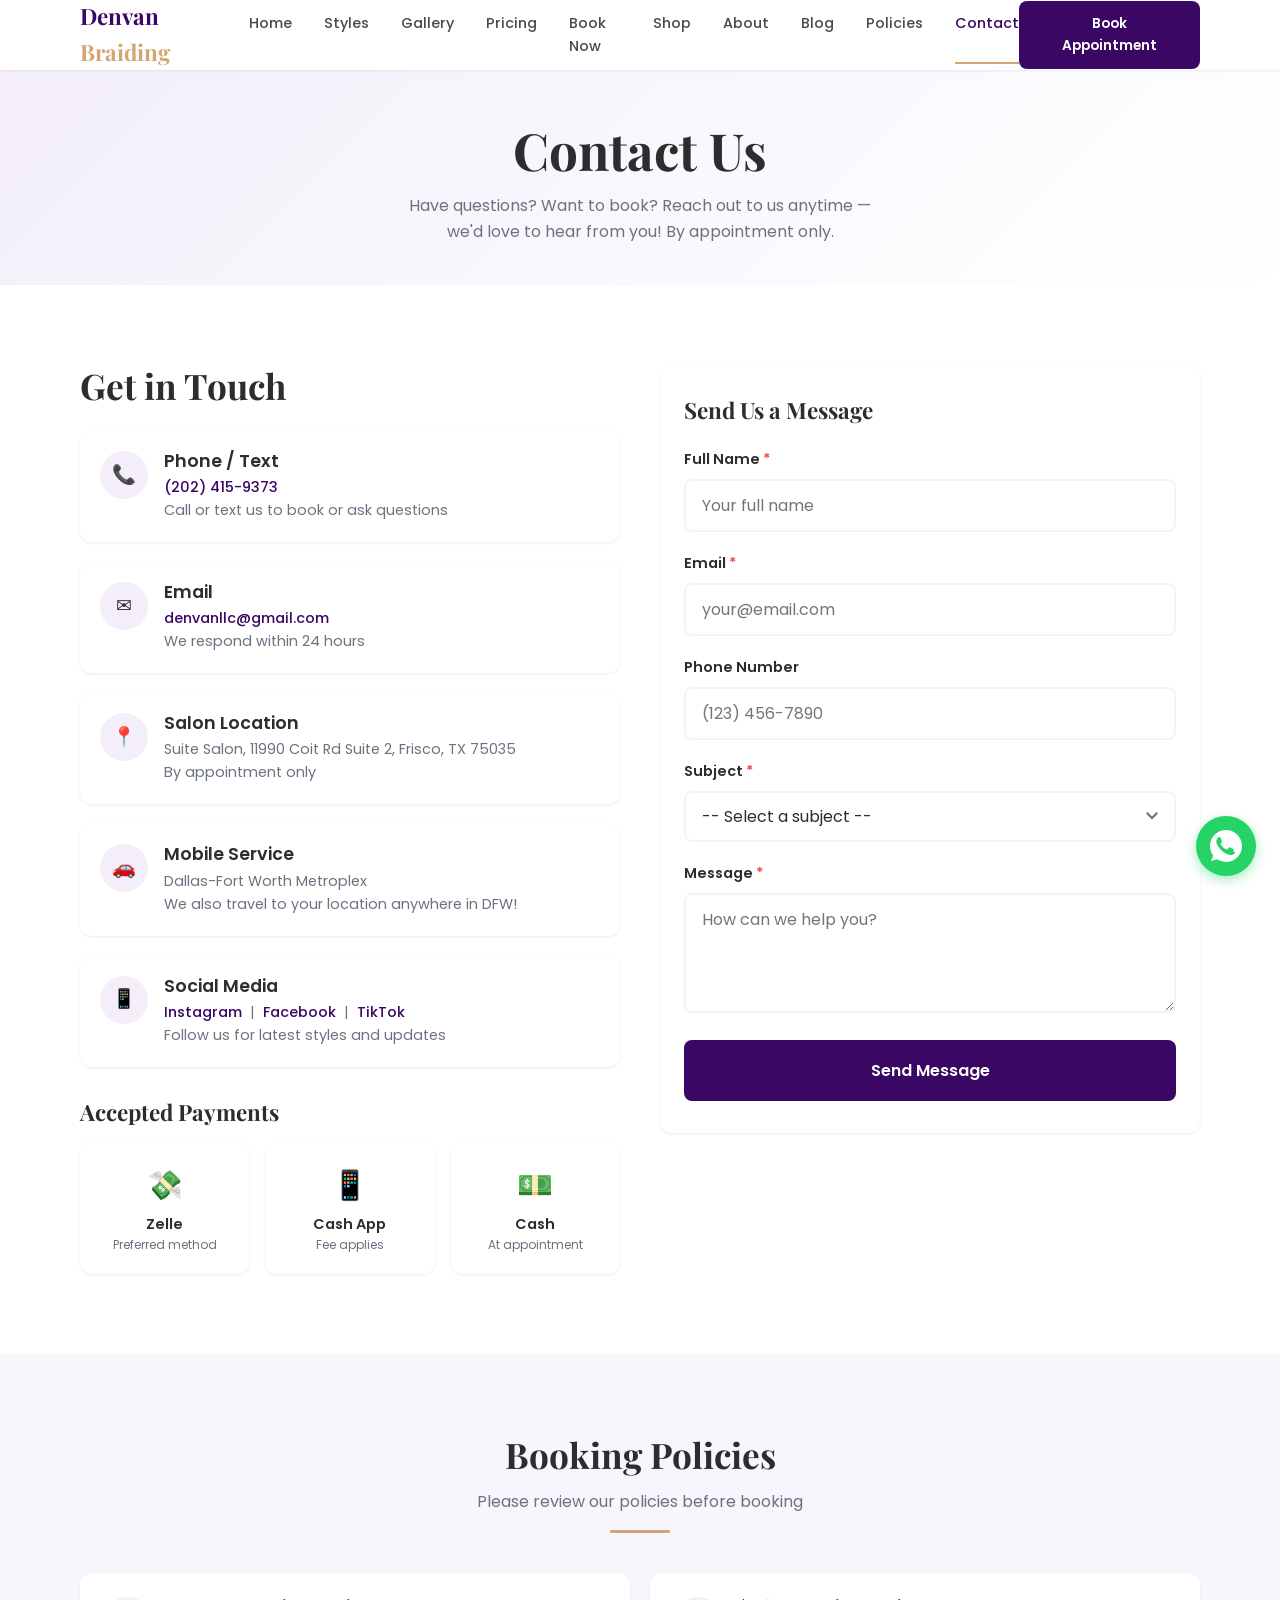
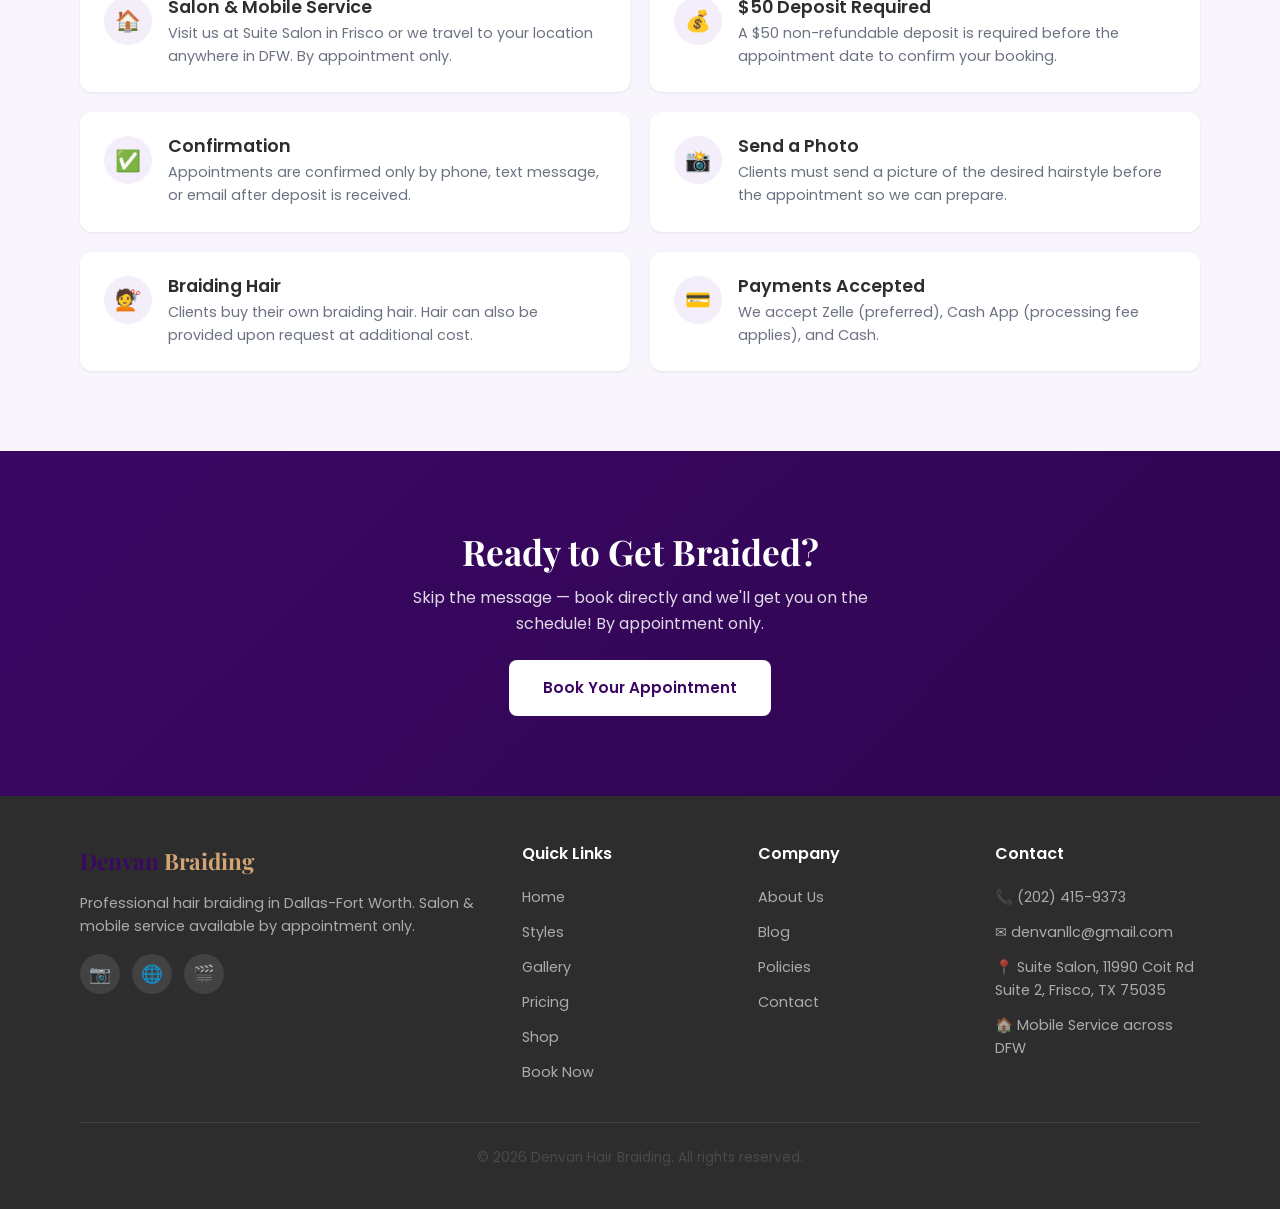
<file: contact.html>
<!DOCTYPE html>
<html lang="en">
<head>
  <meta charset="UTF-8">
  <meta name="viewport" content="width=device-width, initial-scale=1.0">
  <meta name="description" content="Contact Denvan Hair Braiding in Dallas-Fort Worth. Salon in Frisco &amp; mobile service across DFW. Call, text, or email to book by appointment only.">
  <title>Contact Us | Denvan Hair Braiding</title>
  <link rel="preconnect" href="https://fonts.googleapis.com">
  <link rel="preconnect" href="https://fonts.gstatic.com" crossorigin>
  <link href="https://fonts.googleapis.com/css2?family=Playfair+Display:wght@400;600;700&family=Poppins:wght@300;400;500;600;700&display=swap" rel="stylesheet">
  <link rel="stylesheet" href="css/style.css">
</head>
<body>

  <!-- Header -->
  <header class="header">
    <nav class="nav container">
      <a href="index.html" class="nav-logo">Denvan <span>Braiding</span></a>
      <div class="nav-links">
        <a href="index.html">Home</a>
        <a href="styles.html">Styles</a>
        <a href="gallery.html">Gallery</a>
        <a href="pricing.html">Pricing</a>
        <a href="book.html">Book Now</a>
        <a href="shop.html">Shop</a>
        <a href="about.html">About</a>
        <a href="blog.html">Blog</a>
        <a href="policy.html">Policies</a>
        <a href="contact.html" class="active">Contact</a>
      </div>
      <a href="book.html" class="btn btn-primary btn-sm nav-cta">Book Appointment</a>
      <button class="nav-toggle" aria-label="Toggle navigation">
        <span></span>
        <span></span>
        <span></span>
      </button>
    </nav>
  </header>

  <div class="mobile-menu">
    <a href="index.html">Home</a>
    <a href="styles.html">Styles</a>
    <a href="gallery.html">Gallery</a>
    <a href="pricing.html">Pricing</a>
    <a href="book.html">Book Now</a>
    <a href="shop.html">Shop</a>
    <a href="about.html">About</a>
    <a href="blog.html">Blog</a>
    <a href="policy.html">Policies</a>
    <a href="contact.html" class="active">Contact</a>
    <a href="book.html" class="btn btn-primary">Book Appointment</a>
  </div>

  <!-- Page Header -->
  <section class="page-header">
    <div class="container">
      <h1>Contact Us</h1>
      <p>Have questions? Want to book? Reach out to us anytime — we'd love to hear from you! By appointment only.</p>
    </div>
  </section>

  <!-- Contact Section -->
  <section class="section">
    <div class="container">
      <div class="contact-grid">

        <!-- Contact Methods -->
        <div>
          <h2 class="mb-3">Get in Touch</h2>
          <div class="contact-methods">
            <div class="contact-method fade-in">
              <div class="method-icon">&#x1F4DE;</div>
              <div>
                <h4>Phone / Text</h4>
                <p><a href="tel:+12024159373">(202) 415-9373</a></p>
                <p>Call or text us to book or ask questions</p>
              </div>
            </div>
            <div class="contact-method fade-in">
              <div class="method-icon">&#x2709;</div>
              <div>
                <h4>Email</h4>

                <p><a href="mailto:denvanllc@gmail.com">denvanllc@gmail.com</a></p>
                <p>We respond within 24 hours</p>
              </div>
            </div>
            <div class="contact-method fade-in">
              <div class="method-icon">&#x1F4CD;</div>
              <div>
                <h4>Salon Location</h4>
                <p>Suite Salon, 11990 Coit Rd Suite 2, Frisco, TX 75035</p>
                <p>By appointment only</p>
              </div>
            </div>
            <div class="contact-method fade-in">
              <div class="method-icon">&#x1F697;</div>
              <div>
                <h4>Mobile Service</h4>
                <p>Dallas-Fort Worth Metroplex</p>
                <p>We also travel to your location anywhere in DFW!</p>
              </div>
            </div>
            <div class="contact-method fade-in">
              <div class="method-icon">&#x1F4F1;</div>
              <div>
                <h4>Social Media</h4>

                <p><a href="#">Instagram</a> &nbsp;|&nbsp; <a href="#">Facebook</a> &nbsp;|&nbsp; <a href="#">TikTok</a></p>
                <p>Follow us for latest styles and updates</p>
              </div>
            </div>
          </div>

          <!-- Payment Methods -->
          <h3 class="mt-4 mb-2">Accepted Payments</h3>
          <div class="payment-methods">
            <div class="payment-card fade-in">
              <div class="payment-icon">&#x1F4B8;</div>
              <h4>Zelle</h4>
              <p>Preferred method</p>
            </div>
            <div class="payment-card fade-in">
              <div class="payment-icon">&#x1F4F1;</div>
              <h4>Cash App</h4>
              <p>Fee applies</p>
            </div>
            <div class="payment-card fade-in">
              <div class="payment-icon">&#x1F4B5;</div>
              <h4>Cash</h4>
              <p>At appointment</p>
            </div>
          </div>
        </div>

        <!-- Contact Form -->
        <div>
          <!-- Form submissions go to denvanllc@gmail.com via FormSubmit.co -->
          <form id="contact-form" class="booking-form" action="https://formsubmit.co/denvanllc@gmail.com" method="POST">
            <h3>Send Us a Message</h3>
            <input type="hidden" name="_subject" value="New Contact Message - Denvan Hair Braiding">
            <input type="hidden" name="_next" value="https://denvan26.github.io/denvan-hair-braiding/contact.html?success=true">
            <input type="hidden" name="_template" value="table">
            <input type="hidden" name="_autoresponse" value="Thank you for contacting Denvan Hair Braiding! We've received your message and will get back to you within 24 hours. For a faster response, call or text us at (202) 415-9373 or message us on WhatsApp. — Denvan Hair Braiding">

            <div class="form-group">
              <label for="contact-name">Full Name <span class="required">*</span></label>
              <input type="text" id="contact-name" name="full_name" placeholder="Your full name" required>
              <p class="error-message">Please enter your name</p>
            </div>

            <div class="form-group">
              <label for="contact-email">Email <span class="required">*</span></label>
              <input type="email" id="contact-email" name="email" placeholder="your@email.com" required>
              <p class="error-message">Please enter a valid email</p>
            </div>

            <div class="form-group">
              <label for="contact-phone">Phone Number</label>
              <input type="tel" id="contact-phone" name="phone" placeholder="(123) 456-7890">
            </div>

            <div class="form-group">
              <label for="contact-subject">Subject <span class="required">*</span></label>
              <select id="contact-subject" name="subject" required>
                <option value="">-- Select a subject --</option>
                <option value="Booking Inquiry">Booking Inquiry</option>
                <option value="Pricing Question">Pricing Question</option>
                <option value="Style Consultation">Style Consultation</option>
                <option value="General Question">General Question</option>
                <option value="Other">Other</option>
              </select>
              <p class="error-message">Please select a subject</p>
            </div>

            <div class="form-group">
              <label for="contact-message">Message <span class="required">*</span></label>
              <textarea id="contact-message" name="message" placeholder="How can we help you?" required></textarea>
              <p class="error-message">Please enter a message</p>
            </div>

            <div class="form-submit">
              <button type="submit" class="btn btn-primary">Send Message</button>
            </div>
          </form>

          <!-- Success Message -->
          <div class="form-success">
            <div class="success-icon">&#x2705;</div>
            <h3>Message Sent Successfully!</h3>
            <p>Thank you for reaching out to Denvan Hair Braiding! Your message has been received and we'll get back to you within <strong>24 hours</strong>.</p>
            <p style="margin-top: 12px; color: var(--gray);">If you need a faster response, call or text us at <a href="tel:+12024159373" style="color: var(--primary);">(202) 415-9373</a> or message us on <a href="https://wa.me/12024159373" target="_blank" style="color: var(--primary);">WhatsApp</a>.</p>
            <a href="index.html" class="btn btn-primary mt-3">Back to Home</a>
          </div>
        </div>

      </div>
    </div>
  </section>

  <!-- Business Policies -->
  <section class="section policies">
    <div class="container">
      <div class="section-header fade-in">
        <h2>Booking Policies</h2>
        <p>Please review our policies before booking</p>
        <div class="divider"></div>
      </div>
      <div class="policies-grid">
        <div class="policy-card fade-in">
          <div class="policy-icon">&#x1F3E0;</div>
          <div>
            <h4>Salon &amp; Mobile Service</h4>
            <p>Visit us at Suite Salon in Frisco or we travel to your location anywhere in DFW. By appointment only.</p>
          </div>
        </div>
        <div class="policy-card fade-in">
          <div class="policy-icon">&#x1F4B0;</div>
          <div>
            <h4>$50 Deposit Required</h4>
            <p>A $50 non-refundable deposit is required before the appointment date to confirm your booking.</p>
          </div>
        </div>
        <div class="policy-card fade-in">
          <div class="policy-icon">&#x2705;</div>
          <div>
            <h4>Confirmation</h4>
            <p>Appointments are confirmed only by phone, text message, or email after deposit is received.</p>
          </div>
        </div>
        <div class="policy-card fade-in">
          <div class="policy-icon">&#x1F4F8;</div>
          <div>
            <h4>Send a Photo</h4>
            <p>Clients must send a picture of the desired hairstyle before the appointment so we can prepare.</p>
          </div>
        </div>
        <div class="policy-card fade-in">
          <div class="policy-icon">&#x1F487;</div>
          <div>
            <h4>Braiding Hair</h4>
            <p>Clients buy their own braiding hair. Hair can also be provided upon request at additional cost.</p>
          </div>
        </div>
        <div class="policy-card fade-in">
          <div class="policy-icon">&#x1F4B3;</div>
          <div>
            <h4>Payments Accepted</h4>
            <p>We accept Zelle (preferred), Cash App (processing fee applies), and Cash.</p>
          </div>
        </div>
      </div>
    </div>
  </section>

  <!-- CTA -->
  <section class="cta-section">
    <div class="container">
      <h2>Ready to Get Braided?</h2>
      <p>Skip the message — book directly and we'll get you on the schedule! By appointment only.</p>
      <a href="book.html" class="btn btn-white">Book Your Appointment</a>
    </div>
  </section>

  <!-- Footer -->
  <footer class="footer">
    <div class="container">
      <div class="footer-grid">
        <div class="footer-brand">
          <a href="index.html" class="nav-logo">Denvan <span>Braiding</span></a>
          <p>Professional hair braiding in Dallas-Fort Worth. Salon &amp; mobile service available by appointment only.</p>
          <div class="footer-social">
            <a href="#" aria-label="Instagram">&#x1F4F7;</a>
            <a href="#" aria-label="Facebook">&#x1F310;</a>
            <a href="#" aria-label="TikTok">&#x1F3AC;</a>
          </div>
        </div>
        <div>
          <h4>Quick Links</h4>
          <div class="footer-links">
            <a href="index.html">Home</a>
            <a href="styles.html">Styles</a>
            <a href="gallery.html">Gallery</a>
            <a href="pricing.html">Pricing</a>
            <a href="shop.html">Shop</a>
            <a href="book.html">Book Now</a>
          </div>
        </div>
        <div>
          <h4>Company</h4>
          <div class="footer-links">
            <a href="about.html">About Us</a>
            <a href="blog.html">Blog</a>
            <a href="policy.html">Policies</a>
            <a href="contact.html">Contact</a>
          </div>
        </div>
        <div>
          <h4>Contact</h4>
          <div class="footer-links">
            <a href="tel:+12024159373">&#x1F4DE; (202) 415-9373</a>
            <a href="mailto:denvanllc@gmail.com">&#x2709; denvanllc@gmail.com</a>
            <a>&#x1F4CD; Suite Salon, 11990 Coit Rd Suite 2, Frisco, TX 75035</a>
            <a>&#x1F3E0; Mobile Service across DFW</a>
          </div>
        </div>
      </div>
      <div class="footer-bottom">
        <p>&copy; 2026 Denvan Hair Braiding. All rights reserved.</p>
      </div>
    </div>
  </footer>

  <!-- WhatsApp Chat Button -->
  <div class="whatsapp-float">
    <span class="whatsapp-tooltip">Chat with us! <small>Available 24/7 on WhatsApp</small></span>
    <a href="https://wa.me/12024159373?text=Hi%20Denvan!%20I'm%20interested%20in%20booking%20a%20braiding%20appointment." target="_blank" rel="noopener" aria-label="Chat on WhatsApp">
      <svg viewBox="0 0 32 32" xmlns="http://www.w3.org/2000/svg"><path d="M16.004 0h-.008C7.174 0 0 7.176 0 16c0 3.5 1.128 6.744 3.046 9.378L1.054 31.29l6.118-1.958A15.9 15.9 0 0016.004 32C24.826 32 32 24.822 32 16S24.826 0 16.004 0zm9.332 22.616c-.39 1.1-1.932 2.012-3.182 2.278-.856.18-1.974.324-5.736-1.232-4.812-1.99-7.904-6.878-8.142-7.196-.228-.318-1.918-2.554-1.918-4.872s1.214-3.456 1.644-3.928c.39-.428.912-.536 1.218-.536.15 0 .284.008.406.014.432.018.648.044.932.722.356.85 1.22 2.978 1.328 3.196.11.218.218.51.072.808-.136.306-.258.442-.476.694-.218.252-.424.446-.642.718-.2.236-.424.49-.176.932.248.442 1.104 1.82 2.37 2.95 1.632 1.454 3.006 1.904 3.434 2.114.428.21.678.176.926-.106.256-.292 1.096-1.274 1.388-1.712.284-.438.576-.364.968-.218.396.142 2.516 1.188 2.946 1.404.43.218.716.324.822.506.104.18.104 1.054-.286 2.154z"/></svg>
    </a>
  </div>

  <script src="js/main.js"></script>
</body>
</html>
</file>
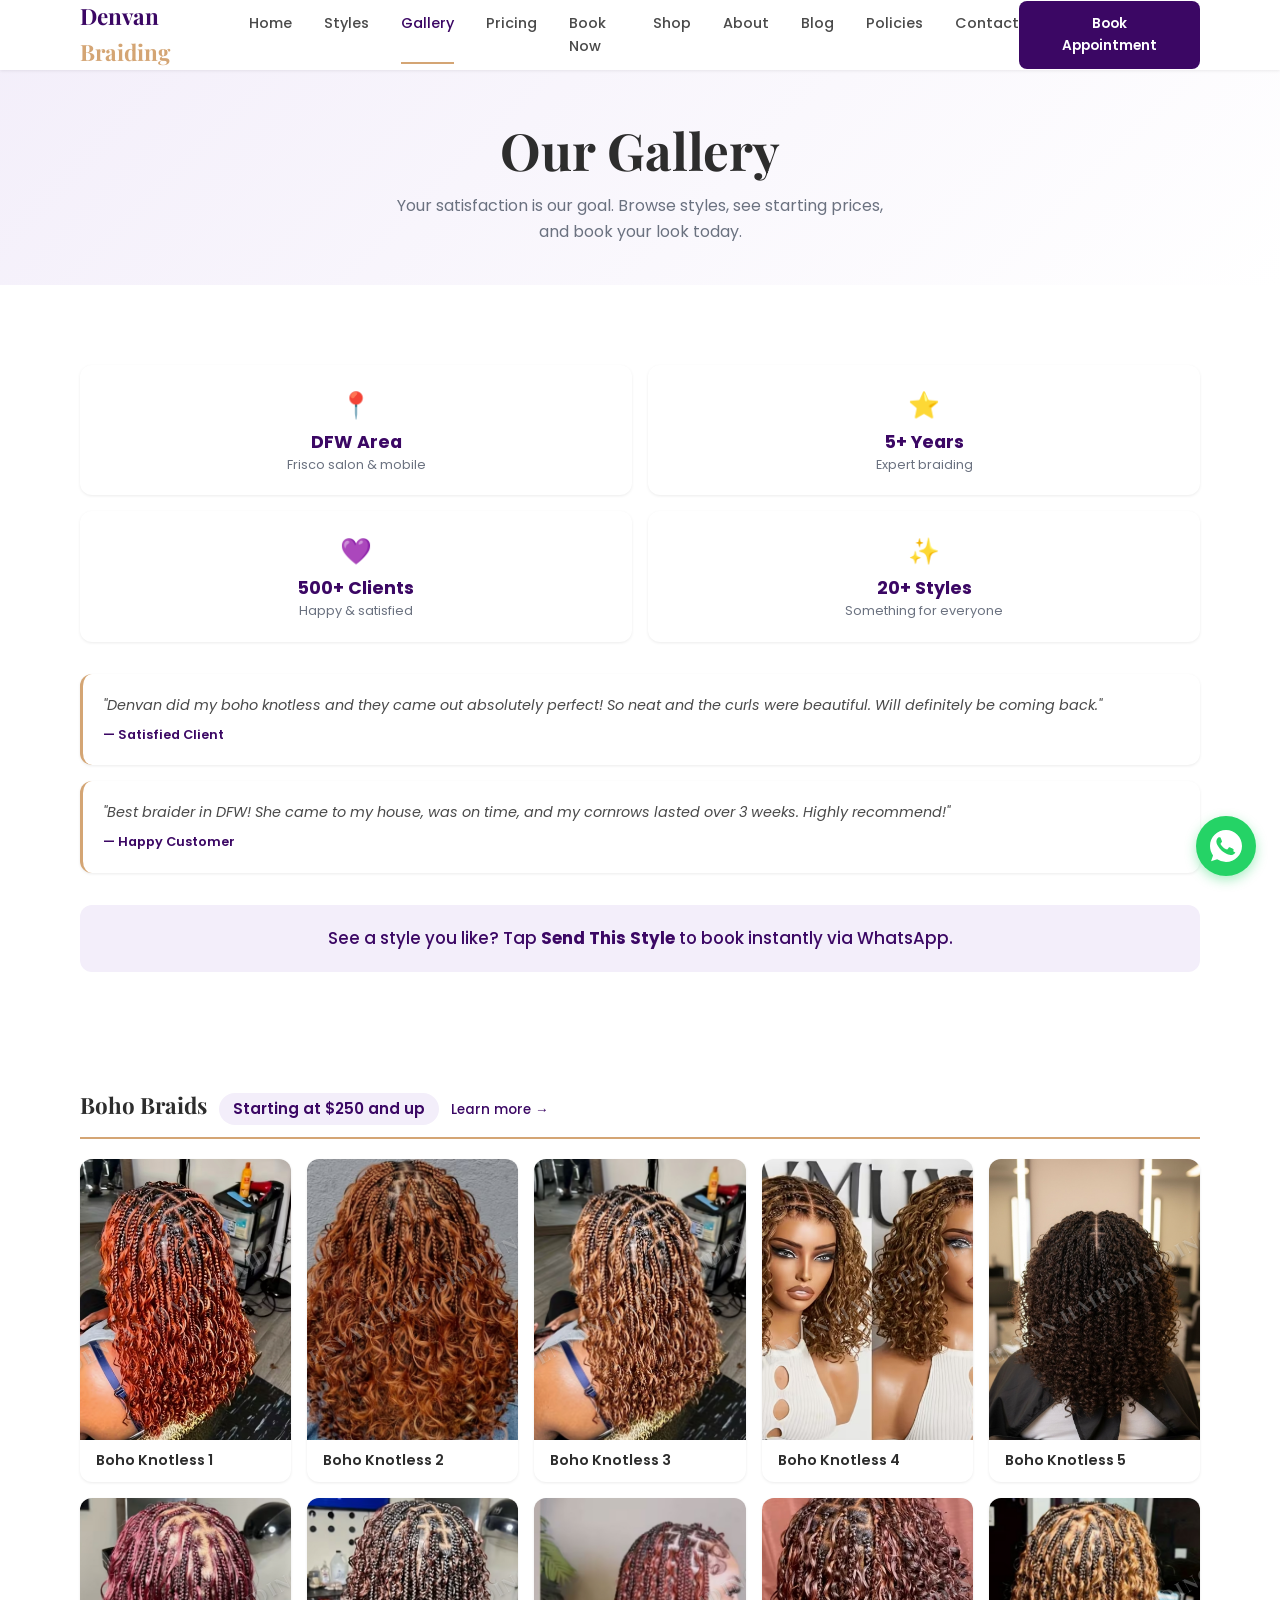
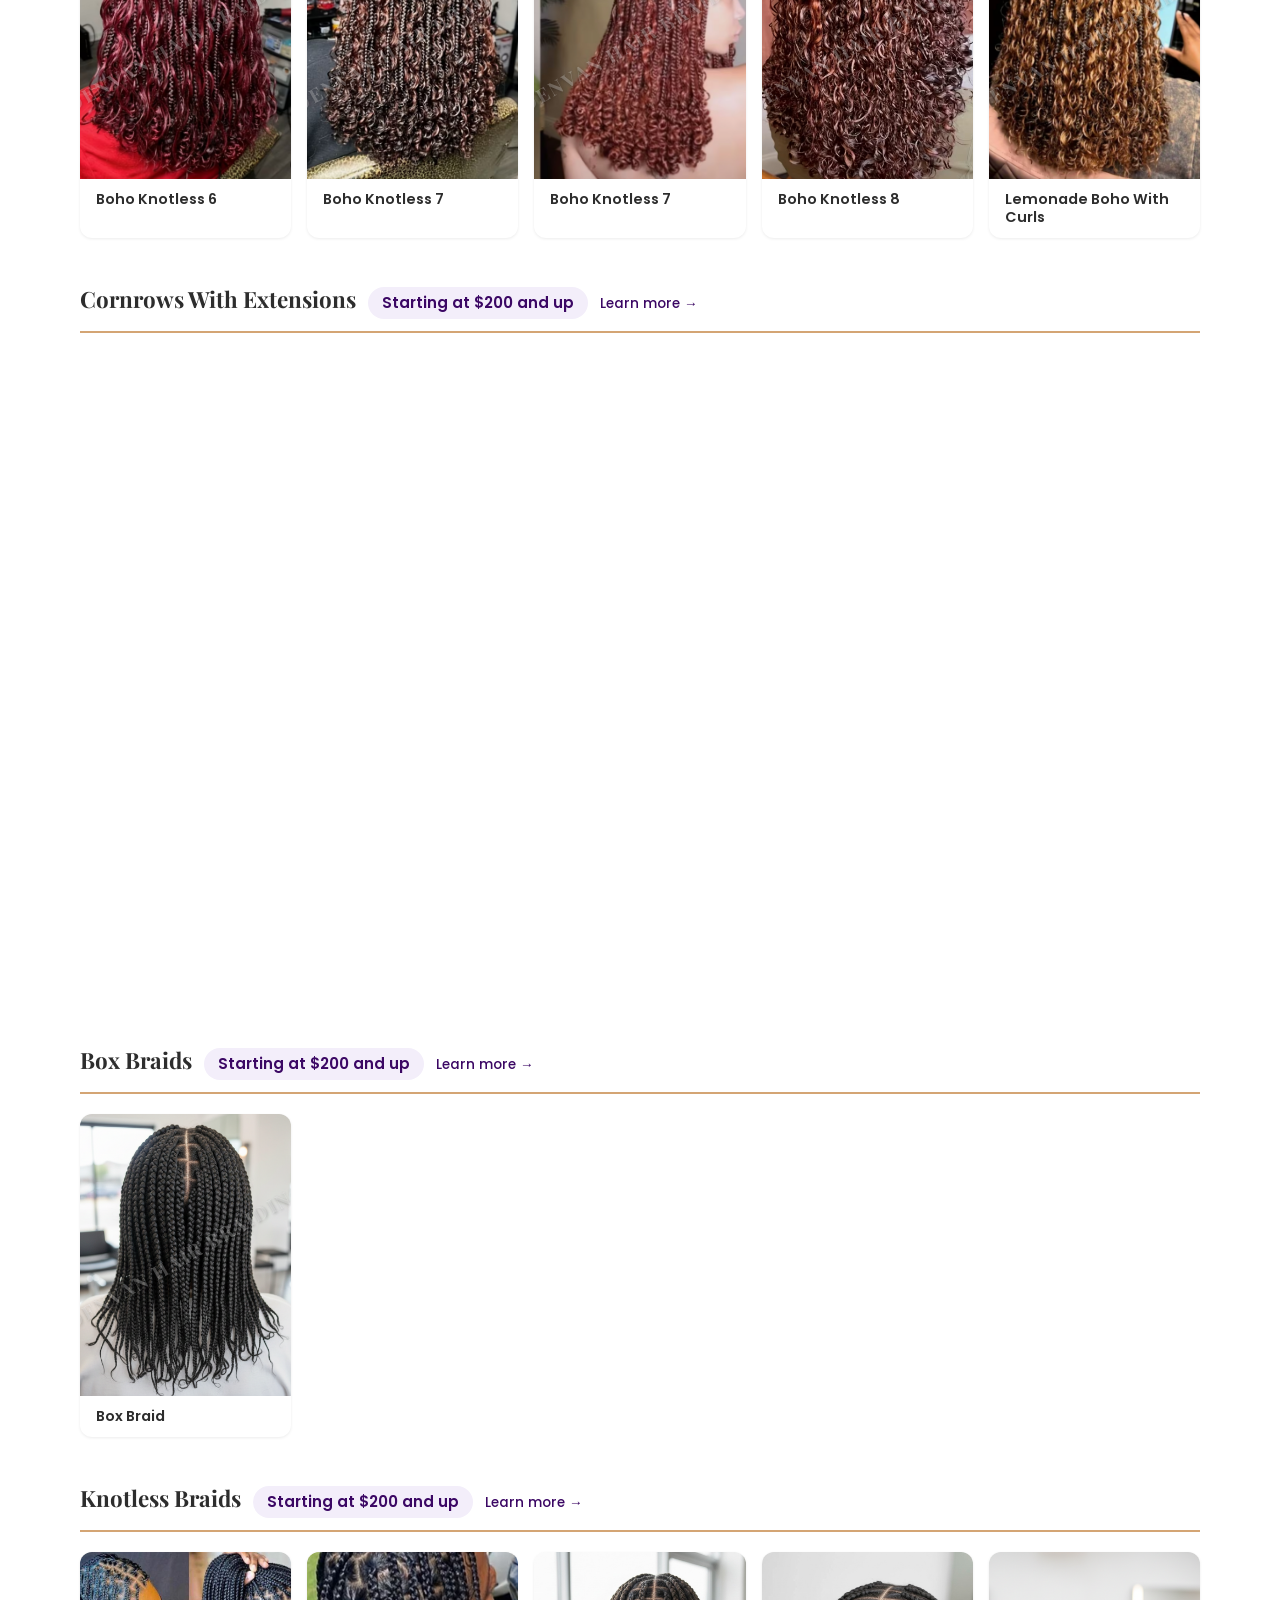
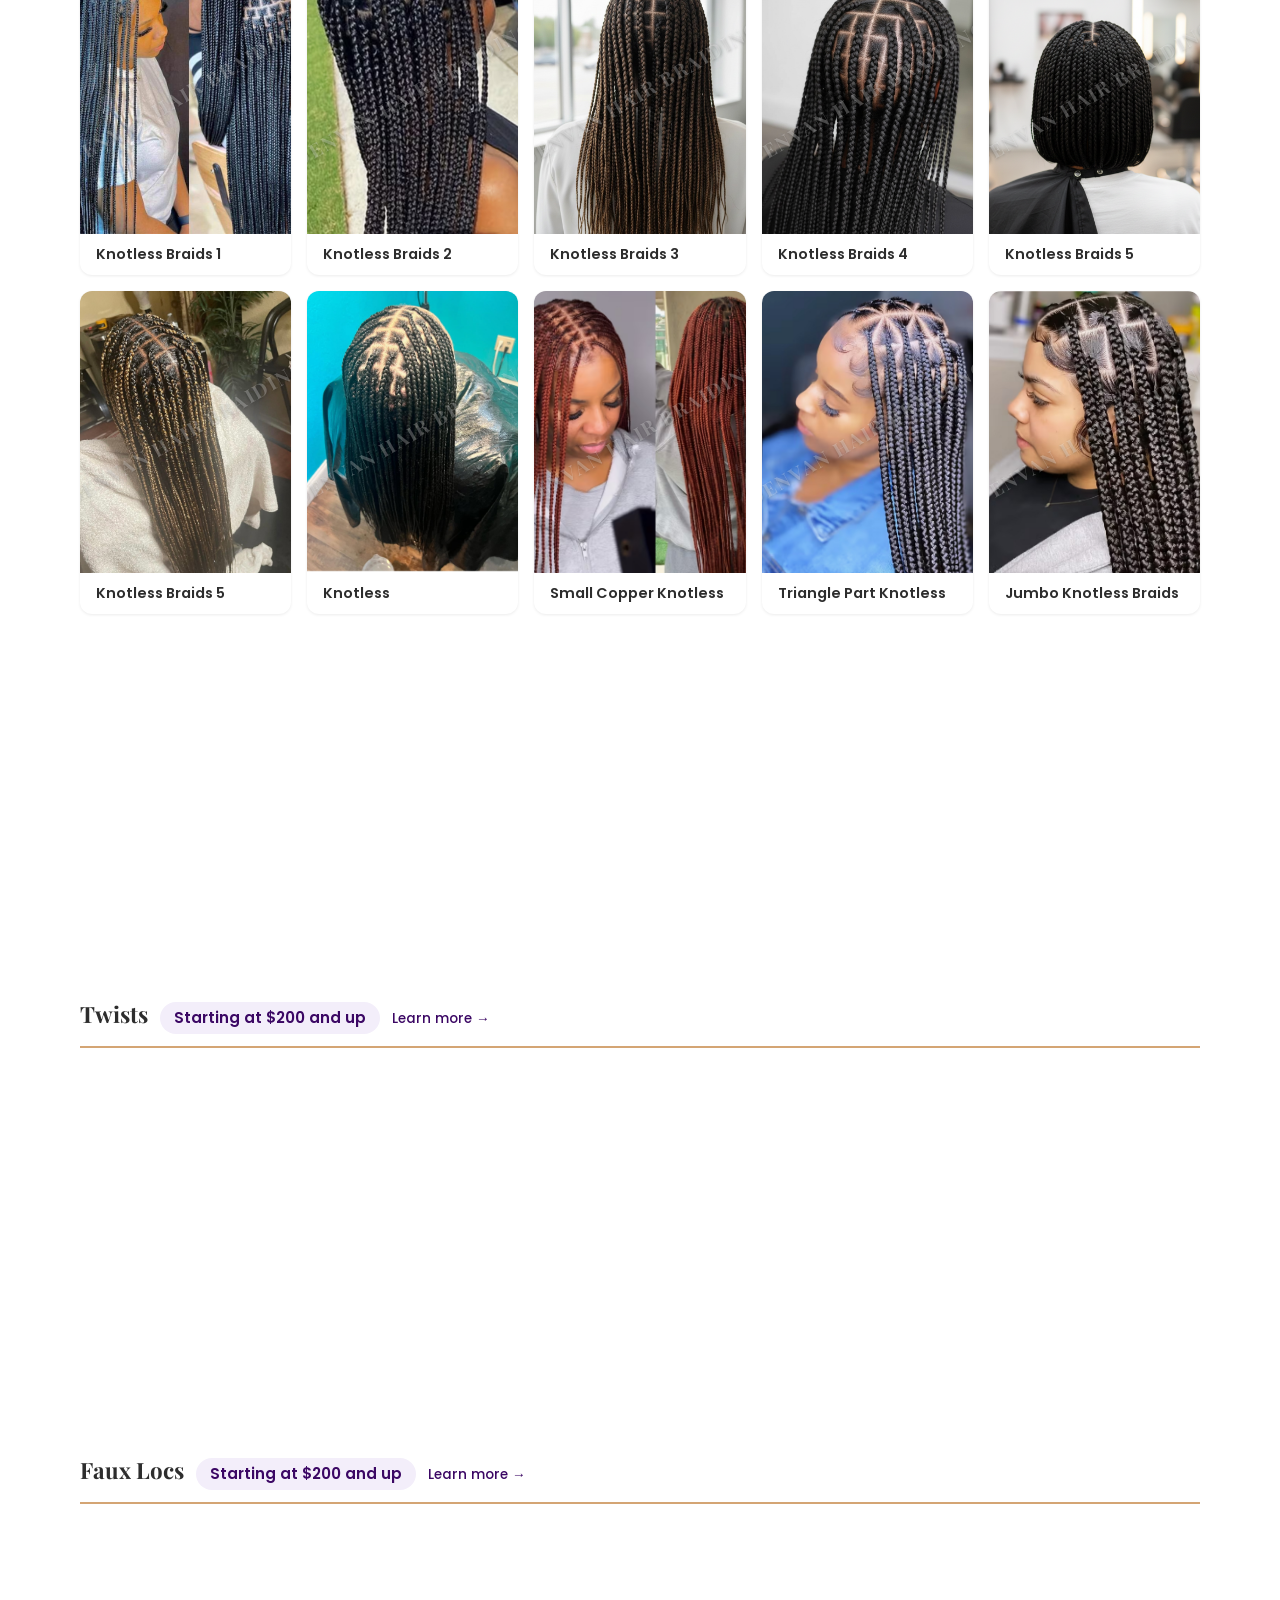
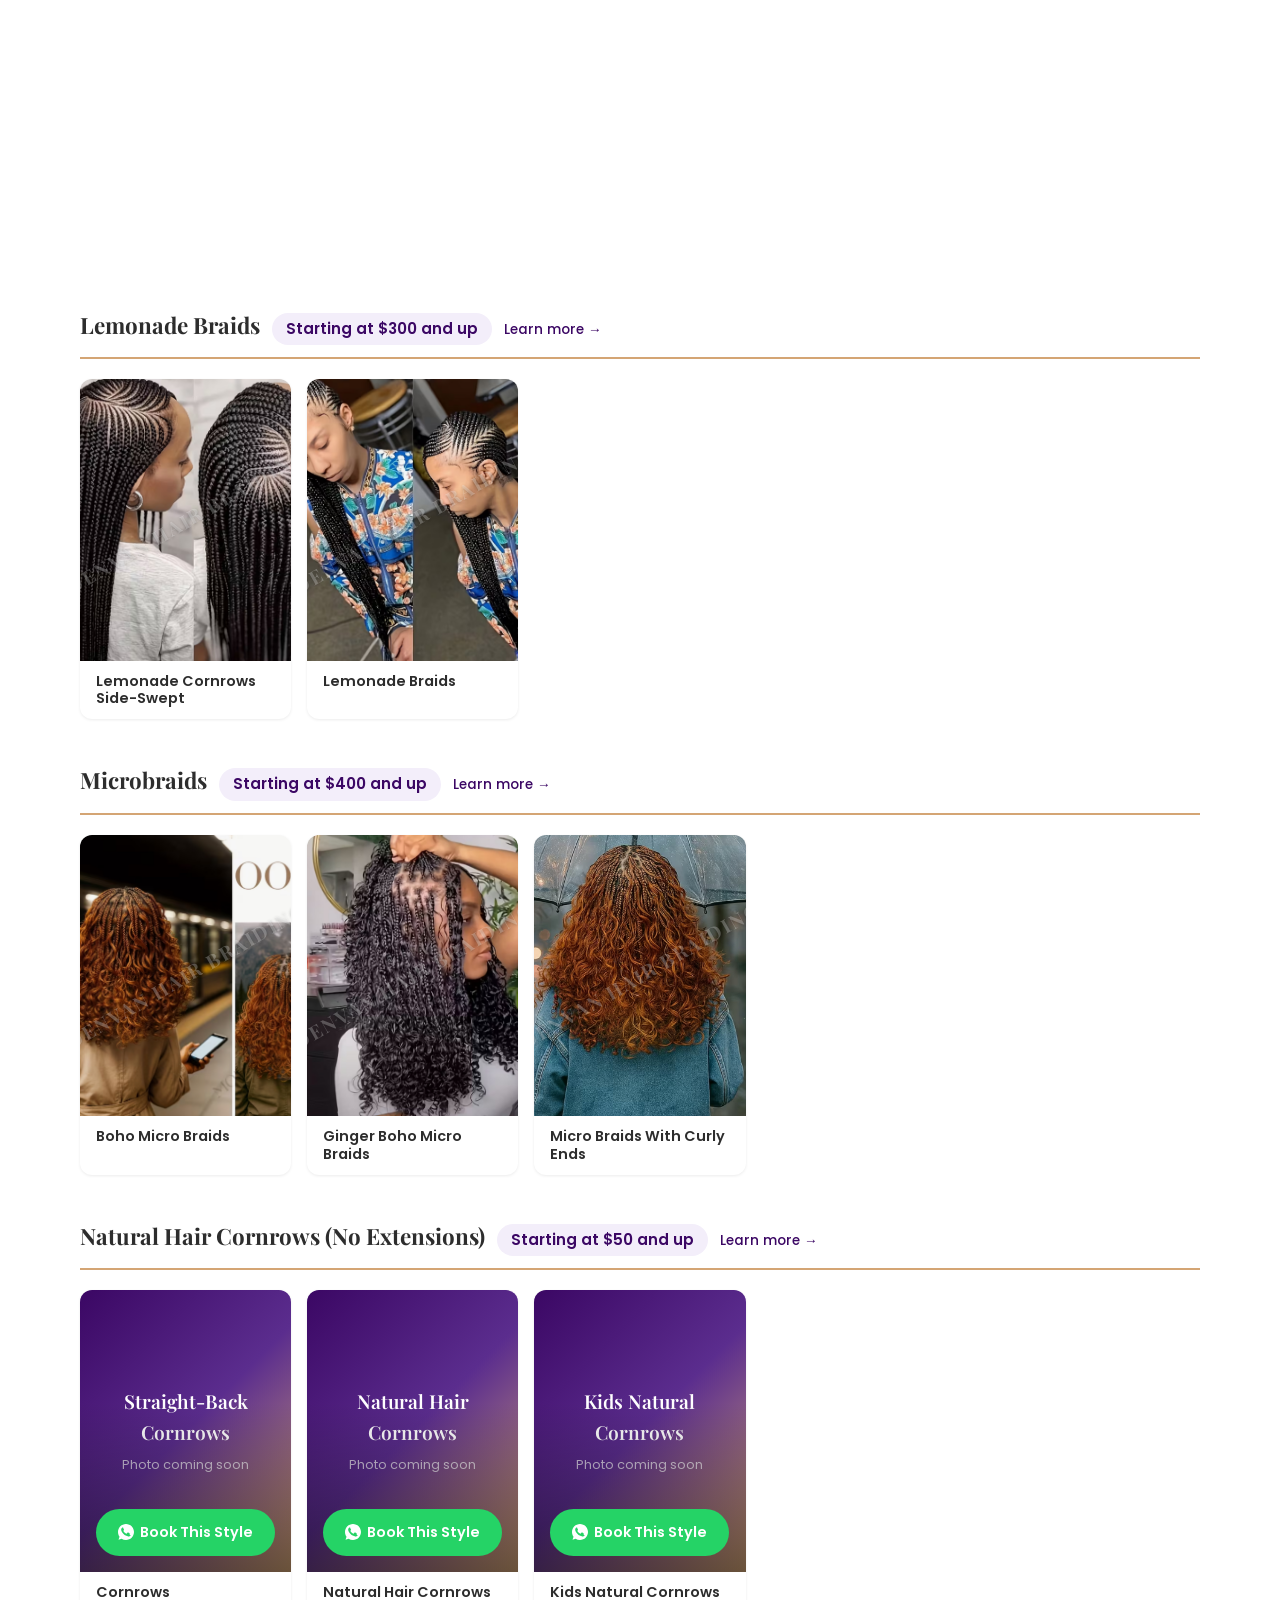
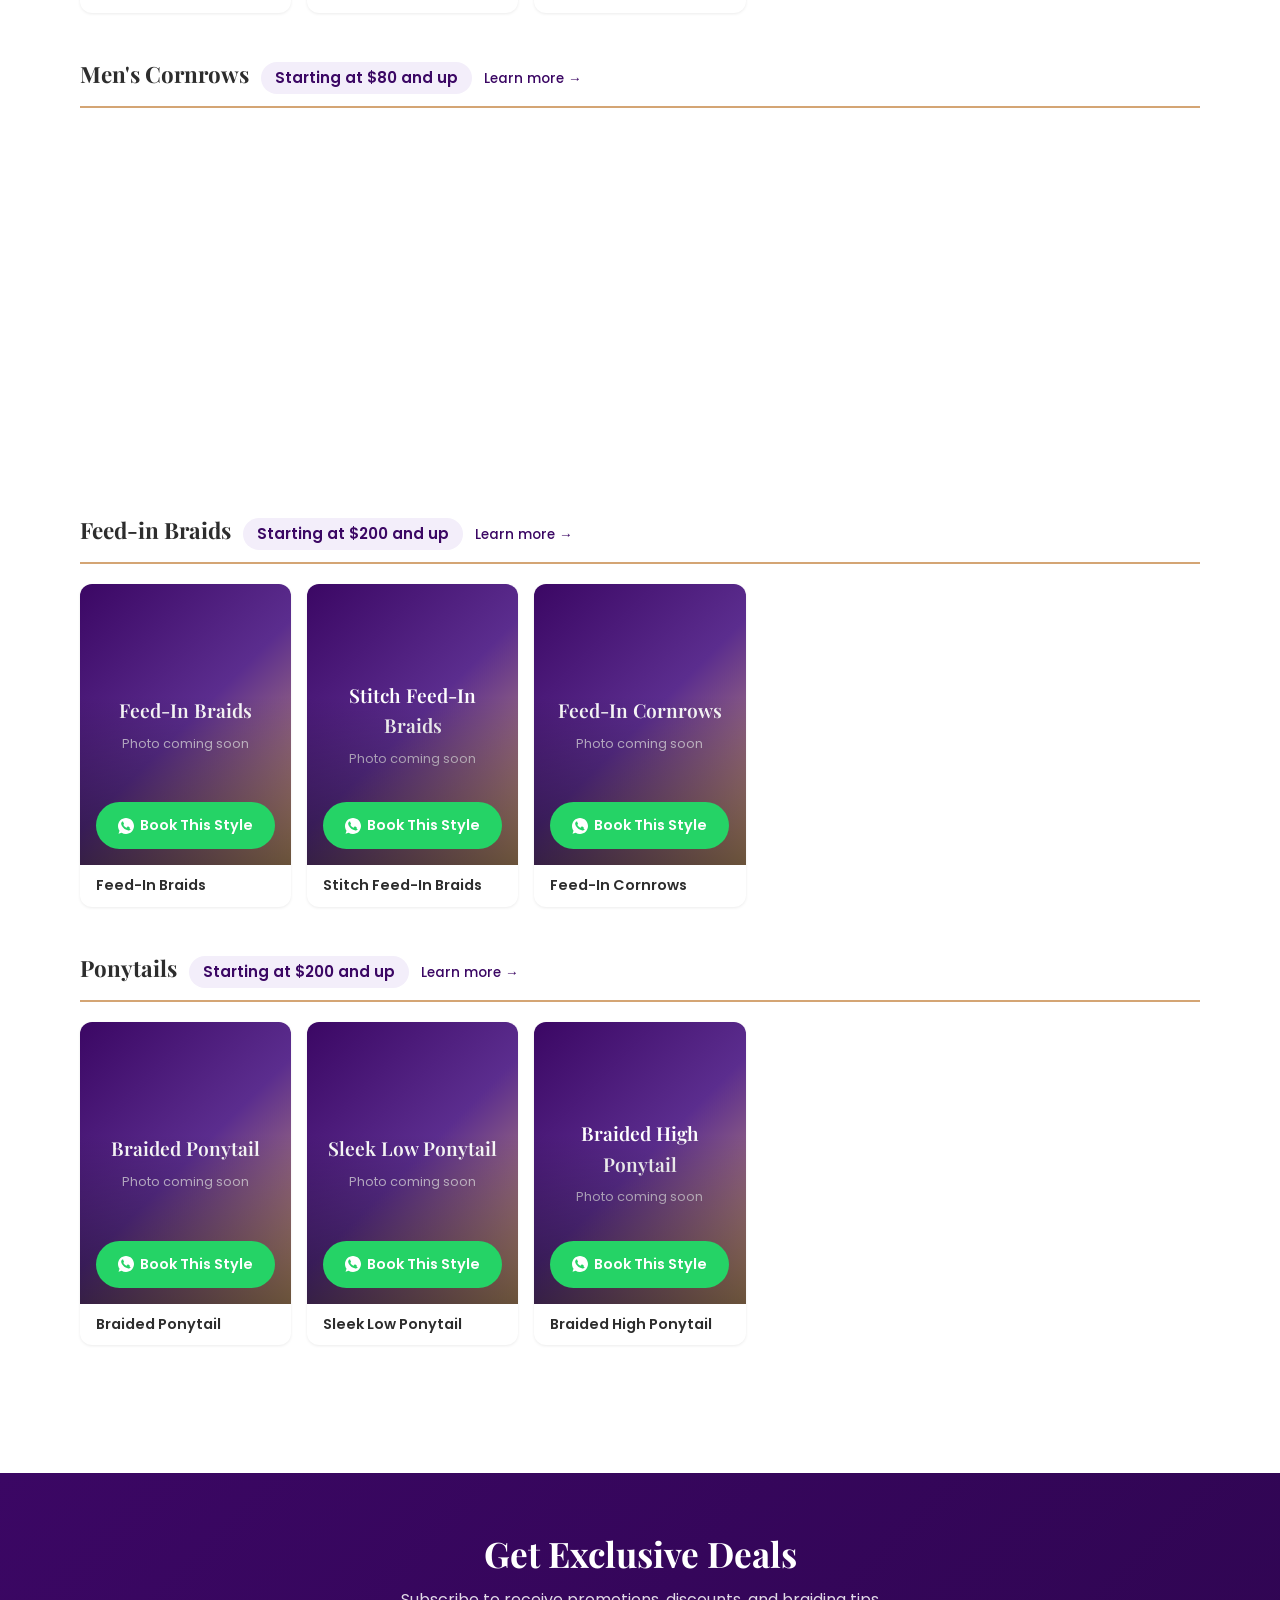
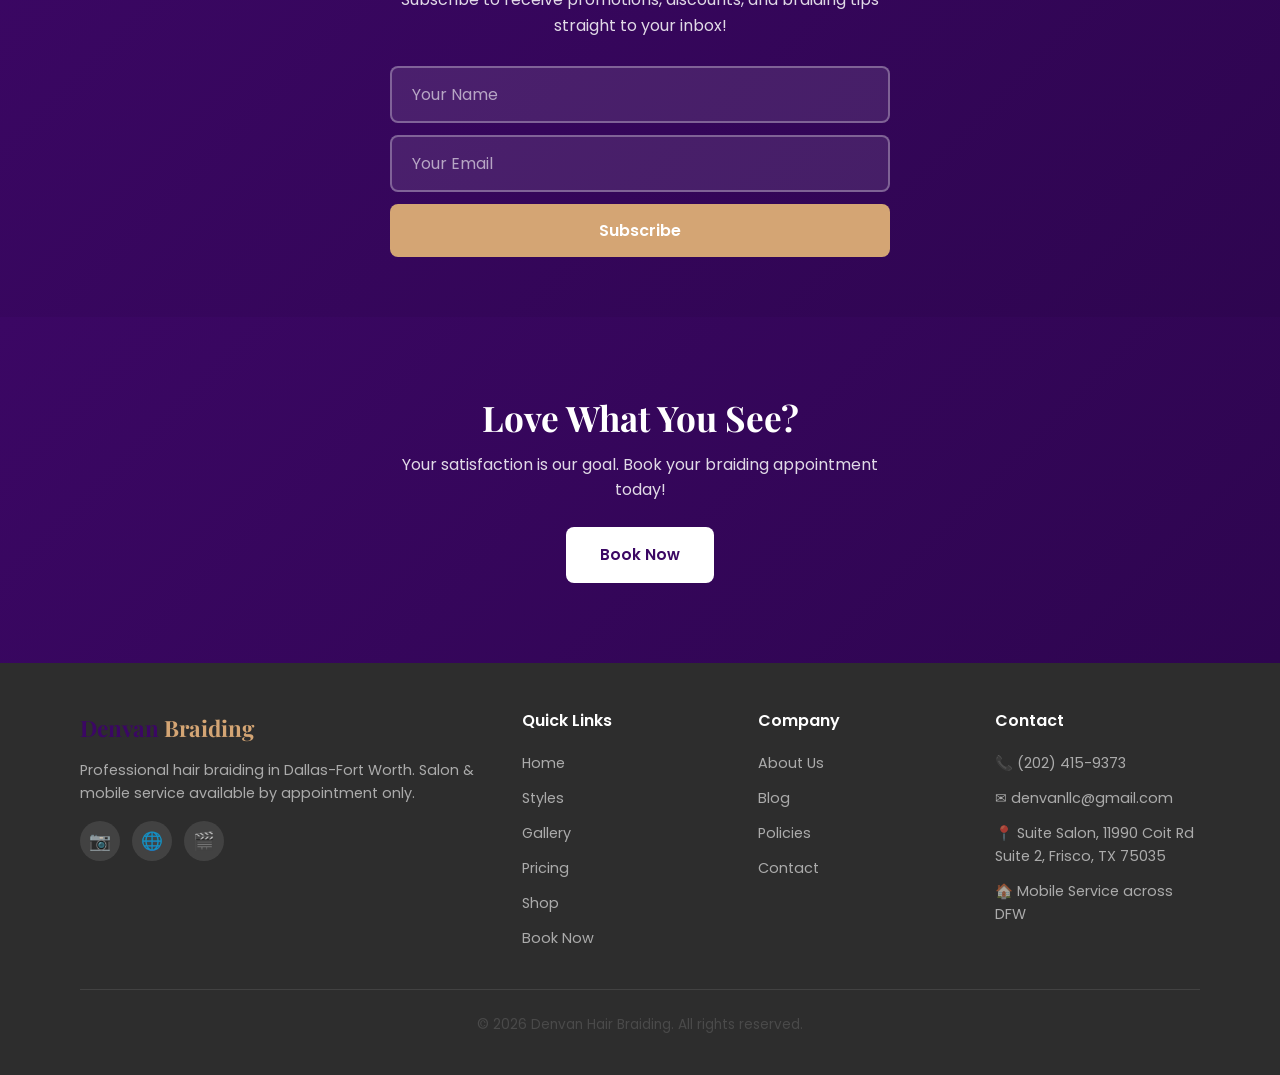
<file: gallery.html>
<!DOCTYPE html>
<html lang="en">
<head>
  <meta charset="UTF-8">
  <meta name="viewport" content="width=device-width, initial-scale=1.0">
  <meta name="description" content="Browse our braiding styles gallery with starting prices. Knotless, boho, box braids, cornrows, twists, locs & more. Denvan Hair Braiding in DFW.">
  <title>Gallery | Denvan Hair Braiding</title>
  <link rel="preconnect" href="https://fonts.googleapis.com">
  <link rel="preconnect" href="https://fonts.gstatic.com" crossorigin>
  <link href="https://fonts.googleapis.com/css2?family=Playfair+Display:wght@400;600;700&family=Poppins:wght@300;400;500;600;700&display=swap" rel="stylesheet">
  <link rel="stylesheet" href="css/style.css">
</head>
<body>

  <!-- Header -->
  <header class="header">
    <nav class="nav container">
      <a href="index.html" class="nav-logo">Denvan <span>Braiding</span></a>
      <div class="nav-links">
        <a href="index.html">Home</a>
        <a href="styles.html">Styles</a>
        <a href="gallery.html" class="active">Gallery</a>
        <a href="pricing.html">Pricing</a>
        <a href="book.html">Book Now</a>
        <a href="shop.html">Shop</a>
        <a href="about.html">About</a>
        <a href="blog.html">Blog</a>
        <a href="policy.html">Policies</a>
        <a href="contact.html">Contact</a>
      </div>
      <a href="book.html" class="btn btn-primary btn-sm nav-cta">Book Appointment</a>
      <button class="nav-toggle" aria-label="Toggle navigation">
        <span></span>
        <span></span>
        <span></span>
      </button>
    </nav>
  </header>

  <div class="mobile-menu">
    <a href="index.html">Home</a>
    <a href="styles.html">Styles</a>
    <a href="gallery.html" class="active">Gallery</a>
    <a href="pricing.html">Pricing</a>
    <a href="book.html">Book Now</a>
    <a href="shop.html">Shop</a>
    <a href="about.html">About</a>
    <a href="blog.html">Blog</a>
    <a href="policy.html">Policies</a>
    <a href="contact.html">Contact</a>
    <a href="book.html" class="btn btn-primary">Book Appointment</a>
  </div>

  <!-- Page Header -->
  <section class="page-header">
    <div class="container">
      <h1>Our Gallery</h1>
      <p>Your satisfaction is our goal. Browse styles, see starting prices, and book your look today.</p>
    </div>
  </section>

  <!-- Trust Signals -->
  <section class="section" style="padding-bottom: 0;">
    <div class="container">
      <div class="trust-bar fade-in">
        <div class="trust-item">
          <div class="trust-icon">&#x1F4CD;</div>
          <h4>DFW Area</h4>
          <p>Frisco salon &amp; mobile</p>
        </div>
        <div class="trust-item">
          <div class="trust-icon">&#x2B50;</div>
          <h4>5+ Years</h4>
          <p>Expert braiding</p>
        </div>
        <div class="trust-item">
          <div class="trust-icon">&#x1F49C;</div>
          <h4>500+ Clients</h4>
          <p>Happy &amp; satisfied</p>
        </div>
        <div class="trust-item">
          <div class="trust-icon">&#x2728;</div>
          <h4>20+ Styles</h4>
          <p>Something for everyone</p>
        </div>
      </div>

      <!-- Testimonials -->
      <div class="testimonials-row fade-in">
        <div class="testimonial-card">
          <p>"Denvan did my boho knotless and they came out absolutely perfect! So neat and the curls were beautiful. Will definitely be coming back."</p>
          <p class="testimonial-name">&#x2014; Satisfied Client</p>
        </div>
        <div class="testimonial-card">
          <p>"Best braider in DFW! She came to my house, was on time, and my cornrows lasted over 3 weeks. Highly recommend!"</p>
          <p class="testimonial-name">&#x2014; Happy Customer</p>
        </div>
      </div>
    </div>
  </section>

  <!-- Gallery Instruction -->
  <section class="section" style="padding-top: 32px; padding-bottom: 0;">
    <div class="container">
      <div class="gallery-instruction fade-in">
        See a style you like? Tap <strong>Send This Style</strong> to book instantly via WhatsApp.
      </div>
    </div>
  </section>

  <!-- Gallery Categories -->
  <section class="section">
    <div class="container">

      <div class="gallery-category" id="boho">
        <div class="gallery-category-header">
          <h3>Boho Braids</h3>
          <span class="starting-price">Starting at $250 and up</span>
          <a href="blog.html#boho-braids" class="blog-link">Learn more &rarr;</a>
        </div>
        <div class="gallery-grid">
          <div class="gallery-card fade-in">
            <div class="gallery-card-image">
              <div class="protected-image"><img src="images/boho-8.jpeg" alt="Boho Knotless 1" loading="lazy"><div class="watermark"></div></div>
              <div class="gallery-card-actions">
                <button class="btn-view">View</button>
                <a href="https://wa.me/12024159373?text=Hi%20Denvan%21%20I%27d%20love%20to%20get%20this%20Copper%20Boho%20Knotless%20style.%20Can%20I%20book%20an%20appointment%3F" target="_blank" rel="noopener" class="btn-send"><svg width="16" height="16" viewBox="0 0 32 32" fill="currentColor"><path d="M16.004 0h-.008C7.174 0 0 7.176 0 16c0 3.5 1.128 6.744 3.046 9.378L1.054 31.29l6.118-1.958A15.9 15.9 0 0016.004 32C24.826 32 32 24.822 32 16S24.826 0 16.004 0zm9.332 22.616c-.39 1.1-1.932 2.012-3.182 2.278-.856.18-1.974.324-5.736-1.232-4.812-1.99-7.904-6.878-8.142-7.196-.228-.318-1.918-2.554-1.918-4.872s1.214-3.456 1.644-3.928c.39-.428.912-.536 1.218-.536.15 0 .284.008.406.014.432.018.648.044.932.722.356.85 1.22 2.978 1.328 3.196.11.218.218.51.072.808-.136.306-.258.442-.476.694-.218.252-.424.446-.642.718-.2.236-.424.49-.176.932.248.442 1.104 1.82 2.37 2.95 1.632 1.454 3.006 1.904 3.434 2.114.428.21.678.176.926-.106.256-.292 1.096-1.274 1.388-1.712.284-.438.576-.364.968-.218.396.142 2.516 1.188 2.946 1.404.43.218.716.324.822.506.104.18.104 1.054-.286 2.154z"/></svg> Send This Style</a>
              </div>
            </div>
            <div class="gallery-card-body"><h4>Boho Knotless 1</h4></div>
          </div>
          <div class="gallery-card fade-in">
            <div class="gallery-card-image">
              <div class="protected-image"><img src="images/boho-10.jpeg" alt="Boho Knotless 2" loading="lazy"><div class="watermark"></div></div>
              <div class="gallery-card-actions">
                <button class="btn-view">View</button>
                <a href="https://wa.me/12024159373?text=Hi%20Denvan%21%20I%27d%20love%20to%20get%20this%20Ginger%20Boho%20Knotless%20style.%20Can%20I%20book%20an%20appointment%3F" target="_blank" rel="noopener" class="btn-send"><svg width="16" height="16" viewBox="0 0 32 32" fill="currentColor"><path d="M16.004 0h-.008C7.174 0 0 7.176 0 16c0 3.5 1.128 6.744 3.046 9.378L1.054 31.29l6.118-1.958A15.9 15.9 0 0016.004 32C24.826 32 32 24.822 32 16S24.826 0 16.004 0zm9.332 22.616c-.39 1.1-1.932 2.012-3.182 2.278-.856.18-1.974.324-5.736-1.232-4.812-1.99-7.904-6.878-8.142-7.196-.228-.318-1.918-2.554-1.918-4.872s1.214-3.456 1.644-3.928c.39-.428.912-.536 1.218-.536.15 0 .284.008.406.014.432.018.648.044.932.722.356.85 1.22 2.978 1.328 3.196.11.218.218.51.072.808-.136.306-.258.442-.476.694-.218.252-.424.446-.642.718-.2.236-.424.49-.176.932.248.442 1.104 1.82 2.37 2.95 1.632 1.454 3.006 1.904 3.434 2.114.428.21.678.176.926-.106.256-.292 1.096-1.274 1.388-1.712.284-.438.576-.364.968-.218.396.142 2.516 1.188 2.946 1.404.43.218.716.324.822.506.104.18.104 1.054-.286 2.154z"/></svg> Send This Style</a>
              </div>
            </div>
            <div class="gallery-card-body"><h4>Boho Knotless 2</h4></div>
          </div>
          <div class="gallery-card fade-in">
            <div class="gallery-card-image">
              <div class="protected-image"><img src="images/boho-3.jpeg" alt="Boho Knotless 3" loading="lazy"><div class="watermark"></div></div>
              <div class="gallery-card-actions">
                <button class="btn-view">View</button>
                <a href="https://wa.me/12024159373?text=Hi%20Denvan%21%20I%27d%20love%20to%20get%20this%20Honey%20Blonde%20Boho%20Braids%20style.%20Can%20I%20book%20an%20appointment%3F" target="_blank" rel="noopener" class="btn-send"><svg width="16" height="16" viewBox="0 0 32 32" fill="currentColor"><path d="M16.004 0h-.008C7.174 0 0 7.176 0 16c0 3.5 1.128 6.744 3.046 9.378L1.054 31.29l6.118-1.958A15.9 15.9 0 0016.004 32C24.826 32 32 24.822 32 16S24.826 0 16.004 0zm9.332 22.616c-.39 1.1-1.932 2.012-3.182 2.278-.856.18-1.974.324-5.736-1.232-4.812-1.99-7.904-6.878-8.142-7.196-.228-.318-1.918-2.554-1.918-4.872s1.214-3.456 1.644-3.928c.39-.428.912-.536 1.218-.536.15 0 .284.008.406.014.432.018.648.044.932.722.356.85 1.22 2.978 1.328 3.196.11.218.218.51.072.808-.136.306-.258.442-.476.694-.218.252-.424.446-.642.718-.2.236-.424.49-.176.932.248.442 1.104 1.82 2.37 2.95 1.632 1.454 3.006 1.904 3.434 2.114.428.21.678.176.926-.106.256-.292 1.096-1.274 1.388-1.712.284-.438.576-.364.968-.218.396.142 2.516 1.188 2.946 1.404.43.218.716.324.822.506.104.18.104 1.054-.286 2.154z"/></svg> Send This Style</a>
              </div>
            </div>
            <div class="gallery-card-body"><h4>Boho Knotless 3</h4></div>
          </div>
          <div class="gallery-card fade-in">
            <div class="gallery-card-image">
              <div class="protected-image"><img src="images/bob-boho.jpeg" alt="Boho Knotless 4" loading="lazy"><div class="watermark"></div></div>
              <div class="gallery-card-actions">
                <button class="btn-view">View</button>
                <a href="https://wa.me/12024159373?text=Hi%20Denvan%21%20I%27d%20love%20to%20get%20this%20Highlighted%20Boho%20Bob%20style.%20Can%20I%20book%20an%20appointment%3F" target="_blank" rel="noopener" class="btn-send"><svg width="16" height="16" viewBox="0 0 32 32" fill="currentColor"><path d="M16.004 0h-.008C7.174 0 0 7.176 0 16c0 3.5 1.128 6.744 3.046 9.378L1.054 31.29l6.118-1.958A15.9 15.9 0 0016.004 32C24.826 32 32 24.822 32 16S24.826 0 16.004 0zm9.332 22.616c-.39 1.1-1.932 2.012-3.182 2.278-.856.18-1.974.324-5.736-1.232-4.812-1.99-7.904-6.878-8.142-7.196-.228-.318-1.918-2.554-1.918-4.872s1.214-3.456 1.644-3.928c.39-.428.912-.536 1.218-.536.15 0 .284.008.406.014.432.018.648.044.932.722.356.85 1.22 2.978 1.328 3.196.11.218.218.51.072.808-.136.306-.258.442-.476.694-.218.252-.424.446-.642.718-.2.236-.424.49-.176.932.248.442 1.104 1.82 2.37 2.95 1.632 1.454 3.006 1.904 3.434 2.114.428.21.678.176.926-.106.256-.292 1.096-1.274 1.388-1.712.284-.438.576-.364.968-.218.396.142 2.516 1.188 2.946 1.404.43.218.716.324.822.506.104.18.104 1.054-.286 2.154z"/></svg> Send This Style</a>
              </div>
            </div>
            <div class="gallery-card-body"><h4>Boho Knotless 4</h4></div>
          </div>
          <div class="gallery-card fade-in">
            <div class="gallery-card-image">
              <div class="protected-image"><img src="images/IMG_7952.jpeg" alt="Boho Knotless 5" loading="lazy"><div class="watermark"></div></div>
              <div class="gallery-card-actions">
                <button class="btn-view">View</button>
                <a href="https://wa.me/12024159373?text=Hi%20Denvan%21%20I%27d%20love%20to%20get%20this%20Dark%20Boho%20Knotless%20style.%20Can%20I%20book%20an%20appointment%3F" target="_blank" rel="noopener" class="btn-send"><svg width="16" height="16" viewBox="0 0 32 32" fill="currentColor"><path d="M16.004 0h-.008C7.174 0 0 7.176 0 16c0 3.5 1.128 6.744 3.046 9.378L1.054 31.29l6.118-1.958A15.9 15.9 0 0016.004 32C24.826 32 32 24.822 32 16S24.826 0 16.004 0zm9.332 22.616c-.39 1.1-1.932 2.012-3.182 2.278-.856.18-1.974.324-5.736-1.232-4.812-1.99-7.904-6.878-8.142-7.196-.228-.318-1.918-2.554-1.918-4.872s1.214-3.456 1.644-3.928c.39-.428.912-.536 1.218-.536.15 0 .284.008.406.014.432.018.648.044.932.722.356.85 1.22 2.978 1.328 3.196.11.218.218.51.072.808-.136.306-.258.442-.476.694-.218.252-.424.446-.642.718-.2.236-.424.49-.176.932.248.442 1.104 1.82 2.37 2.95 1.632 1.454 3.006 1.904 3.434 2.114.428.21.678.176.926-.106.256-.292 1.096-1.274 1.388-1.712.284-.438.576-.364.968-.218.396.142 2.516 1.188 2.946 1.404.43.218.716.324.822.506.104.18.104 1.054-.286 2.154z"/></svg> Send This Style</a>
              </div>
            </div>
            <div class="gallery-card-body"><h4>Boho Knotless 5</h4></div>
          </div>
        
          <div class="gallery-card fade-in">
            <div class="gallery-card-image">
              <div class="protected-image"><img src="images/boho-16.jpeg" alt="Boho Knotless 6" loading="lazy"><div class="watermark"></div></div>
              <div class="gallery-card-actions">
                <button class="btn-view">View</button>
                <a href="https://wa.me/12024159373?text=Hi%20Denvan%21%20I%27d%20love%20to%20get%20this%20Boho%20Box%20Braids%20style.%20Can%20I%20book%20an%20appointment%3F" target="_blank" rel="noopener" class="btn-send"><svg width="16" height="16" viewBox="0 0 32 32" fill="currentColor"><path d="M16.004 0h-.008C7.174 0 0 7.176 0 16c0 3.5 1.128 6.744 3.046 9.378L1.054 31.29l6.118-1.958A15.9 15.9 0 0016.004 32C24.826 32 32 24.822 32 16S24.826 0 16.004 0zm9.332 22.616c-.39 1.1-1.932 2.012-3.182 2.278-.856.18-1.974.324-5.736-1.232-4.812-1.99-7.904-6.878-8.142-7.196-.228-.318-1.918-2.554-1.918-4.872s1.214-3.456 1.644-3.928c.39-.428.912-.536 1.218-.536.15 0 .284.008.406.014.432.018.648.044.932.722.356.85 1.22 2.978 1.328 3.196.11.218.218.51.072.808-.136.306-.258.442-.476.694-.218.252-.424.446-.642.718-.2.236-.424.49-.176.932.248.442 1.104 1.82 2.37 2.95 1.632 1.454 3.006 1.904 3.434 2.114.428.21.678.176.926-.106.256-.292 1.096-1.274 1.388-1.712.284-.438.576-.364.968-.218.396.142 2.516 1.188 2.946 1.404.43.218.716.324.822.506.104.18.104 1.054-.286 2.154z"/></svg> Send This Style</a>
              </div>
            </div>
            <div class="gallery-card-body"><h4>Boho Knotless 6</h4></div>
          </div>
          <div class="gallery-card fade-in">
            <div class="gallery-card-image">
              <div class="protected-image"><img src="images/boho-13.jpeg" alt="Boho Knotless 7" loading="lazy"><div class="watermark"></div></div>
              <div class="gallery-card-actions">
                <button class="btn-view">View</button>
                <a href="https://wa.me/12024159373?text=Hi%20Denvan%21%20I%27d%20love%20to%20get%20this%20Burgundy%20Boho%20Box%20Braids%20style.%20Can%20I%20book%20an%20appointment%3F" target="_blank" rel="noopener" class="btn-send"><svg width="16" height="16" viewBox="0 0 32 32" fill="currentColor"><path d="M16.004 0h-.008C7.174 0 0 7.176 0 16c0 3.5 1.128 6.744 3.046 9.378L1.054 31.29l6.118-1.958A15.9 15.9 0 0016.004 32C24.826 32 32 24.822 32 16S24.826 0 16.004 0zm9.332 22.616c-.39 1.1-1.932 2.012-3.182 2.278-.856.18-1.974.324-5.736-1.232-4.812-1.99-7.904-6.878-8.142-7.196-.228-.318-1.918-2.554-1.918-4.872s1.214-3.456 1.644-3.928c.39-.428.912-.536 1.218-.536.15 0 .284.008.406.014.432.018.648.044.932.722.356.85 1.22 2.978 1.328 3.196.11.218.218.51.072.808-.136.306-.258.442-.476.694-.218.252-.424.446-.642.718-.2.236-.424.49-.176.932.248.442 1.104 1.82 2.37 2.95 1.632 1.454 3.006 1.904 3.434 2.114.428.21.678.176.926-.106.256-.292 1.096-1.274 1.388-1.712.284-.438.576-.364.968-.218.396.142 2.516 1.188 2.946 1.404.43.218.716.324.822.506.104.18.104 1.054-.286 2.154z"/></svg> Send This Style</a>
              </div>
            </div>
            <div class="gallery-card-body"><h4>Boho Knotless 7</h4></div>
          </div>
          <div class="gallery-card fade-in">
            <div class="gallery-card-image">
              <div class="protected-image"><img src="images/knotless-curls.jpeg" alt="Boho Knotless 7" loading="lazy"><div class="watermark"></div></div>
              <div class="gallery-card-actions">
                <button class="btn-view">View</button>
                <a href="https://wa.me/12024159373?text=Hi%20Denvan%21%20I%27d%20love%20to%20get%20this%20Copper%20Boho%20Braids%20With%20Curls%20style.%20Can%20I%20book%20an%20appointment%3F" target="_blank" rel="noopener" class="btn-send"><svg width="16" height="16" viewBox="0 0 32 32" fill="currentColor"><path d="M16.004 0h-.008C7.174 0 0 7.176 0 16c0 3.5 1.128 6.744 3.046 9.378L1.054 31.29l6.118-1.958A15.9 15.9 0 0016.004 32C24.826 32 32 24.822 32 16S24.826 0 16.004 0zm9.332 22.616c-.39 1.1-1.932 2.012-3.182 2.278-.856.18-1.974.324-5.736-1.232-4.812-1.99-7.904-6.878-8.142-7.196-.228-.318-1.918-2.554-1.918-4.872s1.214-3.456 1.644-3.928c.39-.428.912-.536 1.218-.536.15 0 .284.008.406.014.432.018.648.044.932.722.356.85 1.22 2.978 1.328 3.196.11.218.218.51.072.808-.136.306-.258.442-.476.694-.218.252-.424.446-.642.718-.2.236-.424.49-.176.932.248.442 1.104 1.82 2.37 2.95 1.632 1.454 3.006 1.904 3.434 2.114.428.21.678.176.926-.106.256-.292 1.096-1.274 1.388-1.712.284-.438.576-.364.968-.218.396.142 2.516 1.188 2.946 1.404.43.218.716.324.822.506.104.18.104 1.054-.286 2.154z"/></svg> Send This Style</a>
              </div>
            </div>
            <div class="gallery-card-body"><h4>Boho Knotless 7</h4></div>
          </div>
          <div class="gallery-card fade-in">
            <div class="gallery-card-image">
              <div class="protected-image"><img src="images/curls-braids-1.jpeg" alt="Boho Knotless 8" loading="lazy"><div class="watermark"></div></div>
              <div class="gallery-card-actions">
                <button class="btn-view">View</button>
                <a href="https://wa.me/12024159373?text=Hi%20Denvan%21%20I%27d%20love%20to%20get%20this%20Boho%20Braids%20Full%20Curls%20style.%20Can%20I%20book%20an%20appointment%3F" target="_blank" rel="noopener" class="btn-send"><svg width="16" height="16" viewBox="0 0 32 32" fill="currentColor"><path d="M16.004 0h-.008C7.174 0 0 7.176 0 16c0 3.5 1.128 6.744 3.046 9.378L1.054 31.29l6.118-1.958A15.9 15.9 0 0016.004 32C24.826 32 32 24.822 32 16S24.826 0 16.004 0zm9.332 22.616c-.39 1.1-1.932 2.012-3.182 2.278-.856.18-1.974.324-5.736-1.232-4.812-1.99-7.904-6.878-8.142-7.196-.228-.318-1.918-2.554-1.918-4.872s1.214-3.456 1.644-3.928c.39-.428.912-.536 1.218-.536.15 0 .284.008.406.014.432.018.648.044.932.722.356.85 1.22 2.978 1.328 3.196.11.218.218.51.072.808-.136.306-.258.442-.476.694-.218.252-.424.446-.642.718-.2.236-.424.49-.176.932.248.442 1.104 1.82 2.37 2.95 1.632 1.454 3.006 1.904 3.434 2.114.428.21.678.176.926-.106.256-.292 1.096-1.274 1.388-1.712.284-.438.576-.364.968-.218.396.142 2.516 1.188 2.946 1.404.43.218.716.324.822.506.104.18.104 1.054-.286 2.154z"/></svg> Send This Style</a>
              </div>
            </div>
            <div class="gallery-card-body"><h4>Boho Knotless 8</h4></div>
          </div>
          <div class="gallery-card fade-in">
            <div class="gallery-card-image">
              <div class="protected-image"><img src="images/boho-15.jpeg" alt="Lemonade Boho With Curls" loading="lazy"><div class="watermark"></div></div>
              <div class="gallery-card-actions">
                <button class="btn-view">View</button>
                <a href="https://wa.me/12024159373?text=Hi%20Denvan%21%20I%27d%20love%20to%20get%20this%20Lemonade%20Boho%20With%20Curls%20style.%20Can%20I%20book%20an%20appointment%3F" target="_blank" rel="noopener" class="btn-send"><svg width="16" height="16" viewBox="0 0 32 32" fill="currentColor"><path d="M16.004 0h-.008C7.174 0 0 7.176 0 16c0 3.5 1.128 6.744 3.046 9.378L1.054 31.29l6.118-1.958A15.9 15.9 0 0016.004 32C24.826 32 32 24.822 32 16S24.826 0 16.004 0zm9.332 22.616c-.39 1.1-1.932 2.012-3.182 2.278-.856.18-1.974.324-5.736-1.232-4.812-1.99-7.904-6.878-8.142-7.196-.228-.318-1.918-2.554-1.918-4.872s1.214-3.456 1.644-3.928c.39-.428.912-.536 1.218-.536.15 0 .284.008.406.014.432.018.648.044.932.722.356.85 1.22 2.978 1.328 3.196.11.218.218.51.072.808-.136.306-.258.442-.476.694-.218.252-.424.446-.642.718-.2.236-.424.49-.176.932.248.442 1.104 1.82 2.37 2.95 1.632 1.454 3.006 1.904 3.434 2.114.428.21.678.176.926-.106.256-.292 1.096-1.274 1.388-1.712.284-.438.576-.364.968-.218.396.142 2.516 1.188 2.946 1.404.43.218.716.324.822.506.104.18.104 1.054-.286 2.154z"/></svg> Send This Style</a>
              </div>
            </div>
            <div class="gallery-card-body"><h4>Lemonade Boho With Curls</h4></div>
          </div>
        </div>
      </div>

      <div class="gallery-category" id="cornrows">
        <div class="gallery-category-header">
          <h3>Cornrows With Extensions</h3>
          <span class="starting-price">Starting at $200 and up</span>
          <a href="blog.html#cornrows" class="blog-link">Learn more &rarr;</a>
        </div>
        <div class="gallery-grid">
          <div class="gallery-card fade-in">
            <div class="gallery-card-image">
              <div class="protected-image"><img src="images/cornrows-3.jpeg" alt="Cornrows 1" loading="lazy"><div class="watermark"></div></div>
              <div class="gallery-card-actions">
                <button class="btn-view">View</button>
                <a href="https://wa.me/12024159373?text=Hi%20Denvan%21%20I%27d%20love%20to%20get%20this%20Side-Part%20Cornrows%20style.%20Can%20I%20book%20an%20appointment%3F" target="_blank" rel="noopener" class="btn-send"><svg width="16" height="16" viewBox="0 0 32 32" fill="currentColor"><path d="M16.004 0h-.008C7.174 0 0 7.176 0 16c0 3.5 1.128 6.744 3.046 9.378L1.054 31.29l6.118-1.958A15.9 15.9 0 0016.004 32C24.826 32 32 24.822 32 16S24.826 0 16.004 0zm9.332 22.616c-.39 1.1-1.932 2.012-3.182 2.278-.856.18-1.974.324-5.736-1.232-4.812-1.99-7.904-6.878-8.142-7.196-.228-.318-1.918-2.554-1.918-4.872s1.214-3.456 1.644-3.928c.39-.428.912-.536 1.218-.536.15 0 .284.008.406.014.432.018.648.044.932.722.356.85 1.22 2.978 1.328 3.196.11.218.218.51.072.808-.136.306-.258.442-.476.694-.218.252-.424.446-.642.718-.2.236-.424.49-.176.932.248.442 1.104 1.82 2.37 2.95 1.632 1.454 3.006 1.904 3.434 2.114.428.21.678.176.926-.106.256-.292 1.096-1.274 1.388-1.712.284-.438.576-.364.968-.218.396.142 2.516 1.188 2.946 1.404.43.218.716.324.822.506.104.18.104 1.054-.286 2.154z"/></svg> Send This Style</a>
              </div>
            </div>
            <div class="gallery-card-body"><h4>Cornrows 1</h4></div>
          </div>
          <div class="gallery-card fade-in">
            <div class="gallery-card-image">
              <div class="protected-image"><img src="images/cornrows-2.jpeg" alt="Cornrows 2" loading="lazy"><div class="watermark"></div></div>
              <div class="gallery-card-actions">
                <button class="btn-view">View</button>
                <a href="https://wa.me/12024159373?text=Hi%20Denvan%21%20I%27d%20love%20to%20get%20this%20Fulani%20Cornrows%20style.%20Can%20I%20book%20an%20appointment%3F" target="_blank" rel="noopener" class="btn-send"><svg width="16" height="16" viewBox="0 0 32 32" fill="currentColor"><path d="M16.004 0h-.008C7.174 0 0 7.176 0 16c0 3.5 1.128 6.744 3.046 9.378L1.054 31.29l6.118-1.958A15.9 15.9 0 0016.004 32C24.826 32 32 24.822 32 16S24.826 0 16.004 0zm9.332 22.616c-.39 1.1-1.932 2.012-3.182 2.278-.856.18-1.974.324-5.736-1.232-4.812-1.99-7.904-6.878-8.142-7.196-.228-.318-1.918-2.554-1.918-4.872s1.214-3.456 1.644-3.928c.39-.428.912-.536 1.218-.536.15 0 .284.008.406.014.432.018.648.044.932.722.356.85 1.22 2.978 1.328 3.196.11.218.218.51.072.808-.136.306-.258.442-.476.694-.218.252-.424.446-.642.718-.2.236-.424.49-.176.932.248.442 1.104 1.82 2.37 2.95 1.632 1.454 3.006 1.904 3.434 2.114.428.21.678.176.926-.106.256-.292 1.096-1.274 1.388-1.712.284-.438.576-.364.968-.218.396.142 2.516 1.188 2.946 1.404.43.218.716.324.822.506.104.18.104 1.054-.286 2.154z"/></svg> Send This Style</a>
              </div>
            </div>
            <div class="gallery-card-body"><h4>Cornrows 2</h4></div>
          </div>
          <div class="gallery-card fade-in">
            <div class="gallery-card-image">
              <div class="protected-image"><img src="images/rubberben-braids.jpeg" alt="Rubber Band Braids" loading="lazy"><div class="watermark"></div></div>
              <div class="gallery-card-actions">
                <button class="btn-view">View</button>
                <a href="https://wa.me/12024159373?text=Hi%20Denvan%21%20I%27d%20love%20to%20get%20this%20Rubber%20Band%20Braids%20style.%20Can%20I%20book%20an%20appointment%3F" target="_blank" rel="noopener" class="btn-send"><svg width="16" height="16" viewBox="0 0 32 32" fill="currentColor"><path d="M16.004 0h-.008C7.174 0 0 7.176 0 16c0 3.5 1.128 6.744 3.046 9.378L1.054 31.29l6.118-1.958A15.9 15.9 0 0016.004 32C24.826 32 32 24.822 32 16S24.826 0 16.004 0zm9.332 22.616c-.39 1.1-1.932 2.012-3.182 2.278-.856.18-1.974.324-5.736-1.232-4.812-1.99-7.904-6.878-8.142-7.196-.228-.318-1.918-2.554-1.918-4.872s1.214-3.456 1.644-3.928c.39-.428.912-.536 1.218-.536.15 0 .284.008.406.014.432.018.648.044.932.722.356.85 1.22 2.978 1.328 3.196.11.218.218.51.072.808-.136.306-.258.442-.476.694-.218.252-.424.446-.642.718-.2.236-.424.49-.176.932.248.442 1.104 1.82 2.37 2.95 1.632 1.454 3.006 1.904 3.434 2.114.428.21.678.176.926-.106.256-.292 1.096-1.274 1.388-1.712.284-.438.576-.364.968-.218.396.142 2.516 1.188 2.946 1.404.43.218.716.324.822.506.104.18.104 1.054-.286 2.154z"/></svg> Send This Style</a>
              </div>
            </div>
            <div class="gallery-card-body"><h4>Rubber Band Braids</h4></div>
          </div>
          <div class="gallery-card fade-in">
            <div class="gallery-card-image">
              <div class="protected-image"><img src="images/IMG_7947.png" alt="Cornrows 3" loading="lazy"><div class="watermark"></div></div>
              <div class="gallery-card-actions">
                <button class="btn-view">View</button>
                <a href="https://wa.me/12024159373?text=Hi%20Denvan%21%20I%27d%20love%20to%20get%20this%20Straight-Back%20Stitch%20Cornrows%20style.%20Can%20I%20book%20an%20appointment%3F" target="_blank" rel="noopener" class="btn-send"><svg width="16" height="16" viewBox="0 0 32 32" fill="currentColor"><path d="M16.004 0h-.008C7.174 0 0 7.176 0 16c0 3.5 1.128 6.744 3.046 9.378L1.054 31.29l6.118-1.958A15.9 15.9 0 0016.004 32C24.826 32 32 24.822 32 16S24.826 0 16.004 0zm9.332 22.616c-.39 1.1-1.932 2.012-3.182 2.278-.856.18-1.974.324-5.736-1.232-4.812-1.99-7.904-6.878-8.142-7.196-.228-.318-1.918-2.554-1.918-4.872s1.214-3.456 1.644-3.928c.39-.428.912-.536 1.218-.536.15 0 .284.008.406.014.432.018.648.044.932.722.356.85 1.22 2.978 1.328 3.196.11.218.218.51.072.808-.136.306-.258.442-.476.694-.218.252-.424.446-.642.718-.2.236-.424.49-.176.932.248.442 1.104 1.82 2.37 2.95 1.632 1.454 3.006 1.904 3.434 2.114.428.21.678.176.926-.106.256-.292 1.096-1.274 1.388-1.712.284-.438.576-.364.968-.218.396.142 2.516 1.188 2.946 1.404.43.218.716.324.822.506.104.18.104 1.054-.286 2.154z"/></svg> Send This Style</a>
              </div>
            </div>
            <div class="gallery-card-body"><h4>Cornrows 3</h4></div>
          </div>
          <div class="gallery-card fade-in">
            <div class="gallery-card-image">
              <div class="protected-image"><img src="images/IMG_7950.png" alt="Cornrows" loading="lazy"><div class="watermark"></div></div>
              <div class="gallery-card-actions">
                <button class="btn-view">View</button>
                <a href="https://wa.me/12024159373?text=Hi%20Denvan%21%20I%27d%20love%20to%20get%20this%20Cornrows%20style.%20Can%20I%20book%20an%20appointment%3F" target="_blank" rel="noopener" class="btn-send"><svg width="16" height="16" viewBox="0 0 32 32" fill="currentColor"><path d="M16.004 0h-.008C7.174 0 0 7.176 0 16c0 3.5 1.128 6.744 3.046 9.378L1.054 31.29l6.118-1.958A15.9 15.9 0 0016.004 32C24.826 32 32 24.822 32 16S24.826 0 16.004 0zm9.332 22.616c-.39 1.1-1.932 2.012-3.182 2.278-.856.18-1.974.324-5.736-1.232-4.812-1.99-7.904-6.878-8.142-7.196-.228-.318-1.918-2.554-1.918-4.872s1.214-3.456 1.644-3.928c.39-.428.912-.536 1.218-.536.15 0 .284.008.406.014.432.018.648.044.932.722.356.85 1.22 2.978 1.328 3.196.11.218.218.51.072.808-.136.306-.258.442-.476.694-.218.252-.424.446-.642.718-.2.236-.424.49-.176.932.248.442 1.104 1.82 2.37 2.95 1.632 1.454 3.006 1.904 3.434 2.114.428.21.678.176.926-.106.256-.292 1.096-1.274 1.388-1.712.284-.438.576-.364.968-.218.396.142 2.516 1.188 2.946 1.404.43.218.716.324.822.506.104.18.104 1.054-.286 2.154z"/></svg> Send This Style</a>
              </div>
            </div>
            <div class="gallery-card-body"><h4>Cornrows</h4></div>
          </div>
        </div>


         <div class="gallery-grid">
          <div class="gallery-card fade-in">
            <div class="gallery-card-image">
              <div class="protected-image"><img src="images/IMG_7932.png" alt="Cornrows 4" loading="lazy"><div class="watermark"></div></div>
              <div class="gallery-card-actions">
                <button class="btn-view">View</button>
                <a href="https://wa.me/12024159373?text=Hi%20Denvan%21%20I%27d%20love%20to%20get%20this%20Medium%20Box%20Braids%20style.%20Can%20I%20book%20an%20appointment%3F" target="_blank" rel="noopener" class="btn-send"><svg width="16" height="16" viewBox="0 0 32 32" fill="currentColor"><path d="M16.004 0h-.008C7.174 0 0 7.176 0 16c0 3.5 1.128 6.744 3.046 9.378L1.054 31.29l6.118-1.958A15.9 15.9 0 0016.004 32C24.826 32 32 24.822 32 16S24.826 0 16.004 0zm9.332 22.616c-.39 1.1-1.932 2.012-3.182 2.278-.856.18-1.974.324-5.736-1.232-4.812-1.99-7.904-6.878-8.142-7.196-.228-.318-1.918-2.554-1.918-4.872s1.214-3.456 1.644-3.928c.39-.428.912-.536 1.218-.536.15 0 .284.008.406.014.432.018.648.044.932.722.356.85 1.22 2.978 1.328 3.196.11.218.218.51.072.808-.136.306-.258.442-.476.694-.218.252-.424.446-.642.718-.2.236-.424.49-.176.932.248.442 1.104 1.82 2.37 2.95 1.632 1.454 3.006 1.904 3.434 2.114.428.21.678.176.926-.106.256-.292 1.096-1.274 1.388-1.712.284-.438.576-.364.968-.218.396.142 2.516 1.188 2.946 1.404.43.218.716.324.822.506.104.18.104 1.054-.286 2.154z"/></svg> Send This Style</a>
              </div>
            </div>
            <div class="gallery-card-body"><h4> Cornrows 4</h4></div>
          </div>






      </div>
      </div>

      <div class="gallery-category" id="box-braids">
        <div class="gallery-category-header">
          <h3>Box Braids</h3>
          <span class="starting-price">Starting at $200 and up</span>
          <a href="blog.html#box-braids" class="blog-link">Learn more &rarr;</a>
        </div>
        <div class="gallery-grid">
          <div class="gallery-card fade-in">
            <div class="gallery-card-image">
              <div class="protected-image"><img src="images/IMG_7942.png" alt="Box Braid" loading="lazy"><div class="watermark"></div></div>
              <div class="gallery-card-actions">
                <button class="btn-view">View</button>
                <a href="https://wa.me/12024159373?text=Hi%20Denvan%21%20I%27d%20love%20to%20get%20this%20Box%20Braid%20style.%20Can%20I%20book%20an%20appointment%3F" target="_blank" rel="noopener" class="btn-send"><svg width="16" height="16" viewBox="0 0 32 32" fill="currentColor"><path d="M16.004 0h-.008C7.174 0 0 7.176 0 16c0 3.5 1.128 6.744 3.046 9.378L1.054 31.29l6.118-1.958A15.9 15.9 0 0016.004 32C24.826 32 32 24.822 32 16S24.826 0 16.004 0zm9.332 22.616c-.39 1.1-1.932 2.012-3.182 2.278-.856.18-1.974.324-5.736-1.232-4.812-1.99-7.904-6.878-8.142-7.196-.228-.318-1.918-2.554-1.918-4.872s1.214-3.456 1.644-3.928c.39-.428.912-.536 1.218-.536.15 0 .284.008.406.014.432.018.648.044.932.722.356.85 1.22 2.978 1.328 3.196.11.218.218.51.072.808-.136.306-.258.442-.476.694-.218.252-.424.446-.642.718-.2.236-.424.49-.176.932.248.442 1.104 1.82 2.37 2.95 1.632 1.454 3.006 1.904 3.434 2.114.428.21.678.176.926-.106.256-.292 1.096-1.274 1.388-1.712.284-.438.576-.364.968-.218.396.142 2.516 1.188 2.946 1.404.43.218.716.324.822.506.104.18.104 1.054-.286 2.154z"/></svg> Send This Style</a>
              </div>
            </div>
            <div class="gallery-card-body"><h4>Box Braid</h4></div>
          </div>
        </div>
      </div>

      <div class="gallery-category" id="knotless">
        <div class="gallery-category-header">
          <h3>Knotless Braids</h3>
          <span class="starting-price">Starting at $200 and up</span>
          <a href="blog.html#knotless-braids" class="blog-link">Learn more &rarr;</a>
        </div>
        <div class="gallery-grid">
          <div class="gallery-card fade-in">
            <div class="gallery-card-image">
              <div class="protected-image"><img src="images/knotless.jpeg" alt="Knotless Braids 1" loading="lazy"><div class="watermark"></div></div>
              <div class="gallery-card-actions">
                <button class="btn-view">View</button>
                <a href="https://wa.me/12024159373?text=Hi%20Denvan%21%20I%27d%20love%20to%20get%20this%20Small%20Knotless%20Braids%20style.%20Can%20I%20book%20an%20appointment%3F" target="_blank" rel="noopener" class="btn-send"><svg width="16" height="16" viewBox="0 0 32 32" fill="currentColor"><path d="M16.004 0h-.008C7.174 0 0 7.176 0 16c0 3.5 1.128 6.744 3.046 9.378L1.054 31.29l6.118-1.958A15.9 15.9 0 0016.004 32C24.826 32 32 24.822 32 16S24.826 0 16.004 0zm9.332 22.616c-.39 1.1-1.932 2.012-3.182 2.278-.856.18-1.974.324-5.736-1.232-4.812-1.99-7.904-6.878-8.142-7.196-.228-.318-1.918-2.554-1.918-4.872s1.214-3.456 1.644-3.928c.39-.428.912-.536 1.218-.536.15 0 .284.008.406.014.432.018.648.044.932.722.356.85 1.22 2.978 1.328 3.196.11.218.218.51.072.808-.136.306-.258.442-.476.694-.218.252-.424.446-.642.718-.2.236-.424.49-.176.932.248.442 1.104 1.82 2.37 2.95 1.632 1.454 3.006 1.904 3.434 2.114.428.21.678.176.926-.106.256-.292 1.096-1.274 1.388-1.712.284-.438.576-.364.968-.218.396.142 2.516 1.188 2.946 1.404.43.218.716.324.822.506.104.18.104 1.054-.286 2.154z"/></svg> Send This Style</a>
              </div>
            </div>
            <div class="gallery-card-body"><h4>Knotless Braids 1</h4></div>
          </div>
          <div class="gallery-card fade-in">
            <div class="gallery-card-image">
              <div class="protected-image"><img src="images/knotless-1.jpeg" alt="Knotless Braids 1" loading="lazy"><div class="watermark"></div></div>
              <div class="gallery-card-actions">
                <button class="btn-view">View</button>
                <a href="https://wa.me/12024159373?text=Hi%20Denvan%21%20I%27d%20love%20to%20get%20this%20Medium%20Knotless%20Braids%20style.%20Can%20I%20book%20an%20appointment%3F" target="_blank" rel="noopener" class="btn-send"><svg width="16" height="16" viewBox="0 0 32 32" fill="currentColor"><path d="M16.004 0h-.008C7.174 0 0 7.176 0 16c0 3.5 1.128 6.744 3.046 9.378L1.054 31.29l6.118-1.958A15.9 15.9 0 0016.004 32C24.826 32 32 24.822 32 16S24.826 0 16.004 0zm9.332 22.616c-.39 1.1-1.932 2.012-3.182 2.278-.856.18-1.974.324-5.736-1.232-4.812-1.99-7.904-6.878-8.142-7.196-.228-.318-1.918-2.554-1.918-4.872s1.214-3.456 1.644-3.928c.39-.428.912-.536 1.218-.536.15 0 .284.008.406.014.432.018.648.044.932.722.356.85 1.22 2.978 1.328 3.196.11.218.218.51.072.808-.136.306-.258.442-.476.694-.218.252-.424.446-.642.718-.2.236-.424.49-.176.932.248.442 1.104 1.82 2.37 2.95 1.632 1.454 3.006 1.904 3.434 2.114.428.21.678.176.926-.106.256-.292 1.096-1.274 1.388-1.712.284-.438.576-.364.968-.218.396.142 2.516 1.188 2.946 1.404.43.218.716.324.822.506.104.18.104 1.054-.286 2.154z"/></svg> Send This Style</a>
              </div>
            </div>
            <div class="gallery-card-body"><h4>Knotless Braids 2</h4></div>
          </div>
          <div class="gallery-card fade-in">
            <div class="gallery-card-image">
              <div class="protected-image"><img src="images/IMG_7930.jpeg" alt="Knotless Braids 2" loading="lazy"><div class="watermark"></div></div>
              <div class="gallery-card-actions">
                <button class="btn-view">View</button>
                <a href="https://wa.me/12024159373?text=Hi%20Denvan%21%20I%27d%20love%20to%20get%20this%20Medium%20Brown%20Knotless%20style.%20Can%20I%20book%20an%20appointment%3F" target="_blank" rel="noopener" class="btn-send"><svg width="16" height="16" viewBox="0 0 32 32" fill="currentColor"><path d="M16.004 0h-.008C7.174 0 0 7.176 0 16c0 3.5 1.128 6.744 3.046 9.378L1.054 31.29l6.118-1.958A15.9 15.9 0 0016.004 32C24.826 32 32 24.822 32 16S24.826 0 16.004 0zm9.332 22.616c-.39 1.1-1.932 2.012-3.182 2.278-.856.18-1.974.324-5.736-1.232-4.812-1.99-7.904-6.878-8.142-7.196-.228-.318-1.918-2.554-1.918-4.872s1.214-3.456 1.644-3.928c.39-.428.912-.536 1.218-.536.15 0 .284.008.406.014.432.018.648.044.932.722.356.85 1.22 2.978 1.328 3.196.11.218.218.51.072.808-.136.306-.258.442-.476.694-.218.252-.424.446-.642.718-.2.236-.424.49-.176.932.248.442 1.104 1.82 2.37 2.95 1.632 1.454 3.006 1.904 3.434 2.114.428.21.678.176.926-.106.256-.292 1.096-1.274 1.388-1.712.284-.438.576-.364.968-.218.396.142 2.516 1.188 2.946 1.404.43.218.716.324.822.506.104.18.104 1.054-.286 2.154z"/></svg> Send This Style</a>
              </div>
            </div>
            <div class="gallery-card-body"><h4>Knotless Braids 3</h4></div>
          </div>
          <div class="gallery-card fade-in">
            <div class="gallery-card-image">
              <div class="protected-image"><img src="images/IMG_7931.jpeg" alt="Knotless Braids 4" loading="lazy"><div class="watermark"></div></div>
              <div class="gallery-card-actions">
                <button class="btn-view">View</button>
                <a href="https://wa.me/12024159373?text=Hi%20Denvan%21%20I%27d%20love%20to%20get%20this%20Large%20Knotless%20Square%20Parts%20style.%20Can%20I%20book%20an%20appointment%3F" target="_blank" rel="noopener" class="btn-send"><svg width="16" height="16" viewBox="0 0 32 32" fill="currentColor"><path d="M16.004 0h-.008C7.174 0 0 7.176 0 16c0 3.5 1.128 6.744 3.046 9.378L1.054 31.29l6.118-1.958A15.9 15.9 0 0016.004 32C24.826 32 32 24.822 32 16S24.826 0 16.004 0zm9.332 22.616c-.39 1.1-1.932 2.012-3.182 2.278-.856.18-1.974.324-5.736-1.232-4.812-1.99-7.904-6.878-8.142-7.196-.228-.318-1.918-2.554-1.918-4.872s1.214-3.456 1.644-3.928c.39-.428.912-.536 1.218-.536.15 0 .284.008.406.014.432.018.648.044.932.722.356.85 1.22 2.978 1.328 3.196.11.218.218.51.072.808-.136.306-.258.442-.476.694-.218.252-.424.446-.642.718-.2.236-.424.49-.176.932.248.442 1.104 1.82 2.37 2.95 1.632 1.454 3.006 1.904 3.434 2.114.428.21.678.176.926-.106.256-.292 1.096-1.274 1.388-1.712.284-.438.576-.364.968-.218.396.142 2.516 1.188 2.946 1.404.43.218.716.324.822.506.104.18.104 1.054-.286 2.154z"/></svg> Send This Style</a>
              </div>
            </div>
            <div class="gallery-card-body"><h4>Knotless Braids 4</h4></div>
          </div>
          <div class="gallery-card fade-in">
            <div class="gallery-card-image">
              <div class="protected-image"><img src="images/IMG_7953.png" alt="Knotless Bob Braids" loading="lazy"><div class="watermark"></div></div>
              <div class="gallery-card-actions">
                <button class="btn-view">View</button>
                <a href="https://wa.me/12024159373?text=Hi%20Denvan%21%20I%27d%20love%20to%20get%20this%20Knotless%20Bob%20Braids%20style.%20Can%20I%20book%20an%20appointment%3F" target="_blank" rel="noopener" class="btn-send"><svg width="16" height="16" viewBox="0 0 32 32" fill="currentColor"><path d="M16.004 0h-.008C7.174 0 0 7.176 0 16c0 3.5 1.128 6.744 3.046 9.378L1.054 31.29l6.118-1.958A15.9 15.9 0 0016.004 32C24.826 32 32 24.822 32 16S24.826 0 16.004 0zm9.332 22.616c-.39 1.1-1.932 2.012-3.182 2.278-.856.18-1.974.324-5.736-1.232-4.812-1.99-7.904-6.878-8.142-7.196-.228-.318-1.918-2.554-1.918-4.872s1.214-3.456 1.644-3.928c.39-.428.912-.536 1.218-.536.15 0 .284.008.406.014.432.018.648.044.932.722.356.85 1.22 2.978 1.328 3.196.11.218.218.51.072.808-.136.306-.258.442-.476.694-.218.252-.424.446-.642.718-.2.236-.424.49-.176.932.248.442 1.104 1.82 2.37 2.95 1.632 1.454 3.006 1.904 3.434 2.114.428.21.678.176.926-.106.256-.292 1.096-1.274 1.388-1.712.284-.438.576-.364.968-.218.396.142 2.516 1.188 2.946 1.404.43.218.716.324.822.506.104.18.104 1.054-.286 2.154z"/></svg> Send This Style</a>
              </div>
            </div>
            <div class="gallery-card-body"><h4>Knotless Braids 5</h4></div>
          </div>
          <div class="gallery-card fade-in">
            <div class="gallery-card-image">
              <div class="protected-image"><img src="images/IMG_8053.jpeg" alt="Knotless Braids 5" loading="lazy"><div class="watermark"></div></div>
              <div class="gallery-card-actions">
                <button class="btn-view">View</button>
                <a href="https://wa.me/12024159373?text=Hi%20Denvan%21%20I%27d%20love%20to%20get%20this%20Small%20Two-Tone%20Knotless%20style.%20Can%20I%20book%20an%20appointment%3F" target="_blank" rel="noopener" class="btn-send"><svg width="16" height="16" viewBox="0 0 32 32" fill="currentColor"><path d="M16.004 0h-.008C7.174 0 0 7.176 0 16c0 3.5 1.128 6.744 3.046 9.378L1.054 31.29l6.118-1.958A15.9 15.9 0 0016.004 32C24.826 32 32 24.822 32 16S24.826 0 16.004 0zm9.332 22.616c-.39 1.1-1.932 2.012-3.182 2.278-.856.18-1.974.324-5.736-1.232-4.812-1.99-7.904-6.878-8.142-7.196-.228-.318-1.918-2.554-1.918-4.872s1.214-3.456 1.644-3.928c.39-.428.912-.536 1.218-.536.15 0 .284.008.406.014.432.018.648.044.932.722.356.85 1.22 2.978 1.328 3.196.11.218.218.51.072.808-.136.306-.258.442-.476.694-.218.252-.424.446-.642.718-.2.236-.424.49-.176.932.248.442 1.104 1.82 2.37 2.95 1.632 1.454 3.006 1.904 3.434 2.114.428.21.678.176.926-.106.256-.292 1.096-1.274 1.388-1.712.284-.438.576-.364.968-.218.396.142 2.516 1.188 2.946 1.404.43.218.716.324.822.506.104.18.104 1.054-.286 2.154z"/></svg> Send This Style</a>
              </div>
            </div>
            <div class="gallery-card-body"><h4>Knotless Braids 5</h4></div>
          </div>
          <div class="gallery-card fade-in">
            <div class="gallery-card-image">
              <div class="protected-image"><img src="images/IMG_8048.jpeg" alt="Knotless" loading="lazy"><div class="watermark"></div></div>
              <div class="gallery-card-actions">
                <button class="btn-view">View</button>
                <a href="https://wa.me/12024159373?text=Hi%20Denvan%21%20I%27d%20love%20to%20get%20this%20Knotless%20style.%20Can%20I%20book%20an%20appointment%3F" target="_blank" rel="noopener" class="btn-send"><svg width="16" height="16" viewBox="0 0 32 32" fill="currentColor"><path d="M16.004 0h-.008C7.174 0 0 7.176 0 16c0 3.5 1.128 6.744 3.046 9.378L1.054 31.29l6.118-1.958A15.9 15.9 0 0016.004 32C24.826 32 32 24.822 32 16S24.826 0 16.004 0zm9.332 22.616c-.39 1.1-1.932 2.012-3.182 2.278-.856.18-1.974.324-5.736-1.232-4.812-1.99-7.904-6.878-8.142-7.196-.228-.318-1.918-2.554-1.918-4.872s1.214-3.456 1.644-3.928c.39-.428.912-.536 1.218-.536.15 0 .284.008.406.014.432.018.648.044.932.722.356.85 1.22 2.978 1.328 3.196.11.218.218.51.072.808-.136.306-.258.442-.476.694-.218.252-.424.446-.642.718-.2.236-.424.49-.176.932.248.442 1.104 1.82 2.37 2.95 1.632 1.454 3.006 1.904 3.434 2.114.428.21.678.176.926-.106.256-.292 1.096-1.274 1.388-1.712.284-.438.576-.364.968-.218.396.142 2.516 1.188 2.946 1.404.43.218.716.324.822.506.104.18.104 1.054-.286 2.154z"/></svg> Send This Style</a>
              </div>
            </div>
            <div class="gallery-card-body"><h4>Knotless</h4></div>
          </div>
          <div class="gallery-card fade-in">
            <div class="gallery-card-image">
              <div class="protected-image"><img src="images/small-knotless.jpeg" alt="Small Copper Knotless" loading="lazy"><div class="watermark"></div></div>
              <div class="gallery-card-actions">
                <button class="btn-view">View</button>
                <a href="https://wa.me/12024159373?text=Hi%20Denvan%21%20I%27d%20love%20to%20get%20this%20Small%20Copper%20Knotless%20style.%20Can%20I%20book%20an%20appointment%3F" target="_blank" rel="noopener" class="btn-send"><svg width="16" height="16" viewBox="0 0 32 32" fill="currentColor"><path d="M16.004 0h-.008C7.174 0 0 7.176 0 16c0 3.5 1.128 6.744 3.046 9.378L1.054 31.29l6.118-1.958A15.9 15.9 0 0016.004 32C24.826 32 32 24.822 32 16S24.826 0 16.004 0zm9.332 22.616c-.39 1.1-1.932 2.012-3.182 2.278-.856.18-1.974.324-5.736-1.232-4.812-1.99-7.904-6.878-8.142-7.196-.228-.318-1.918-2.554-1.918-4.872s1.214-3.456 1.644-3.928c.39-.428.912-.536 1.218-.536.15 0 .284.008.406.014.432.018.648.044.932.722.356.85 1.22 2.978 1.328 3.196.11.218.218.51.072.808-.136.306-.258.442-.476.694-.218.252-.424.446-.642.718-.2.236-.424.49-.176.932.248.442 1.104 1.82 2.37 2.95 1.632 1.454 3.006 1.904 3.434 2.114.428.21.678.176.926-.106.256-.292 1.096-1.274 1.388-1.712.284-.438.576-.364.968-.218.396.142 2.516 1.188 2.946 1.404.43.218.716.324.822.506.104.18.104 1.054-.286 2.154z"/></svg> Send This Style</a>
              </div>
            </div>
            <div class="gallery-card-body"><h4>Small Copper Knotless</h4></div>
          </div>
          <div class="gallery-card fade-in">
            <div class="gallery-card-image">
              <div class="protected-image"><img src="images/triangle-knotless.jpeg" alt="Triangle Part Knotless" loading="lazy"><div class="watermark"></div></div>
              <div class="gallery-card-actions">
                <button class="btn-view">View</button>
                <a href="https://wa.me/12024159373?text=Hi%20Denvan%21%20I%27d%20love%20to%20get%20this%20Triangle%20Part%20Knotless%20style.%20Can%20I%20book%20an%20appointment%3F" target="_blank" rel="noopener" class="btn-send"><svg width="16" height="16" viewBox="0 0 32 32" fill="currentColor"><path d="M16.004 0h-.008C7.174 0 0 7.176 0 16c0 3.5 1.128 6.744 3.046 9.378L1.054 31.29l6.118-1.958A15.9 15.9 0 0016.004 32C24.826 32 32 24.822 32 16S24.826 0 16.004 0zm9.332 22.616c-.39 1.1-1.932 2.012-3.182 2.278-.856.18-1.974.324-5.736-1.232-4.812-1.99-7.904-6.878-8.142-7.196-.228-.318-1.918-2.554-1.918-4.872s1.214-3.456 1.644-3.928c.39-.428.912-.536 1.218-.536.15 0 .284.008.406.014.432.018.648.044.932.722.356.85 1.22 2.978 1.328 3.196.11.218.218.51.072.808-.136.306-.258.442-.476.694-.218.252-.424.446-.642.718-.2.236-.424.49-.176.932.248.442 1.104 1.82 2.37 2.95 1.632 1.454 3.006 1.904 3.434 2.114.428.21.678.176.926-.106.256-.292 1.096-1.274 1.388-1.712.284-.438.576-.364.968-.218.396.142 2.516 1.188 2.946 1.404.43.218.716.324.822.506.104.18.104 1.054-.286 2.154z"/></svg> Send This Style</a>
              </div>
            </div>
            <div class="gallery-card-body"><h4>Triangle Part Knotless</h4></div>
          </div>
          <div class="gallery-card fade-in">
            <div class="gallery-card-image">
              <div class="protected-image"><img src="images/jumbo-knotless.jpeg" alt="Jumbo Knotless Braids" loading="lazy"><div class="watermark"></div></div>
              <div class="gallery-card-actions">
                <button class="btn-view">View</button>
                <a href="https://wa.me/12024159373?text=Hi%20Denvan%21%20I%27d%20love%20to%20get%20this%20Jumbo%20Knotless%20Braids%20style.%20Can%20I%20book%20an%20appointment%3F" target="_blank" rel="noopener" class="btn-send"><svg width="16" height="16" viewBox="0 0 32 32" fill="currentColor"><path d="M16.004 0h-.008C7.174 0 0 7.176 0 16c0 3.5 1.128 6.744 3.046 9.378L1.054 31.29l6.118-1.958A15.9 15.9 0 0016.004 32C24.826 32 32 24.822 32 16S24.826 0 16.004 0zm9.332 22.616c-.39 1.1-1.932 2.012-3.182 2.278-.856.18-1.974.324-5.736-1.232-4.812-1.99-7.904-6.878-8.142-7.196-.228-.318-1.918-2.554-1.918-4.872s1.214-3.456 1.644-3.928c.39-.428.912-.536 1.218-.536.15 0 .284.008.406.014.432.018.648.044.932.722.356.85 1.22 2.978 1.328 3.196.11.218.218.51.072.808-.136.306-.258.442-.476.694-.218.252-.424.446-.642.718-.2.236-.424.49-.176.932.248.442 1.104 1.82 2.37 2.95 1.632 1.454 3.006 1.904 3.434 2.114.428.21.678.176.926-.106.256-.292 1.096-1.274 1.388-1.712.284-.438.576-.364.968-.218.396.142 2.516 1.188 2.946 1.404.43.218.716.324.822.506.104.18.104 1.054-.286 2.154z"/></svg> Send This Style</a>
              </div>
            </div>
            <div class="gallery-card-body"><h4>Jumbo Knotless Braids</h4></div>
          </div>
          <div class="gallery-card fade-in">
            <div class="gallery-card-image">
              <div class="protected-image"><img src="images/IMG_7948.png" alt="Natural Hair Cornrows" loading="lazy"><div class="watermark"></div></div>
              <div class="gallery-card-actions">
                <button class="btn-view">View</button>
                <a href="https://wa.me/12024159373?text=Hi%20Denvan%21%20I%27d%20love%20to%20get%20this%20Natural%20Hair%20Cornrows%20style.%20Can%20I%20book%20an%20appointment%3F" target="_blank" rel="noopener" class="btn-send"><svg width="16" height="16" viewBox="0 0 32 32" fill="currentColor"><path d="M16.004 0h-.008C7.174 0 0 7.176 0 16c0 3.5 1.128 6.744 3.046 9.378L1.054 31.29l6.118-1.958A15.9 15.9 0 0016.004 32C24.826 32 32 24.822 32 16S24.826 0 16.004 0zm9.332 22.616c-.39 1.1-1.932 2.012-3.182 2.278-.856.18-1.974.324-5.736-1.232-4.812-1.99-7.904-6.878-8.142-7.196-.228-.318-1.918-2.554-1.918-4.872s1.214-3.456 1.644-3.928c.39-.428.912-.536 1.218-.536.15 0 .284.008.406.014.432.018.648.044.932.722.356.85 1.22 2.978 1.328 3.196.11.218.218.51.072.808-.136.306-.258.442-.476.694-.218.252-.424.446-.642.718-.2.236-.424.49-.176.932.248.442 1.104 1.82 2.37 2.95 1.632 1.454 3.006 1.904 3.434 2.114.428.21.678.176.926-.106.256-.292 1.096-1.274 1.388-1.712.284-.438.576-.364.968-.218.396.142 2.516 1.188 2.946 1.404.43.218.716.324.822.506.104.18.104 1.054-.286 2.154z"/></svg> Send This Style</a>
              </div>
            </div>
            <div class="gallery-card-body"><h4>Natural Hair Cornrows</h4></div>
          </div>
        </div>
      </div>

      <div class="gallery-category" id="twists">
        <div class="gallery-category-header">
          <h3>Twists</h3>
          <span class="starting-price">Starting at $200 and up</span>
          <a href="blog.html#twists" class="blog-link">Learn more &rarr;</a>
        </div>
        <div class="gallery-grid">
          <div class="gallery-card fade-in">
            <div class="gallery-card-image">
              <div class="protected-image"><img src="images/twist.jpeg" alt="Twist 1" loading="lazy"><div class="watermark"></div></div>
              <div class="gallery-card-actions">
                <button class="btn-view">View</button>
                <a href="https://wa.me/12024159373?text=Hi%20Denvan%21%20I%27d%20love%20to%20get%20this%20Kinky%20Twist%20style.%20Can%20I%20book%20an%20appointment%3F" target="_blank" rel="noopener" class="btn-send"><svg width="16" height="16" viewBox="0 0 32 32" fill="currentColor"><path d="M16.004 0h-.008C7.174 0 0 7.176 0 16c0 3.5 1.128 6.744 3.046 9.378L1.054 31.29l6.118-1.958A15.9 15.9 0 0016.004 32C24.826 32 32 24.822 32 16S24.826 0 16.004 0zm9.332 22.616c-.39 1.1-1.932 2.012-3.182 2.278-.856.18-1.974.324-5.736-1.232-4.812-1.99-7.904-6.878-8.142-7.196-.228-.318-1.918-2.554-1.918-4.872s1.214-3.456 1.644-3.928c.39-.428.912-.536 1.218-.536.15 0 .284.008.406.014.432.018.648.044.932.722.356.85 1.22 2.978 1.328 3.196.11.218.218.51.072.808-.136.306-.258.442-.476.694-.218.252-.424.446-.642.718-.2.236-.424.49-.176.932.248.442 1.104 1.82 2.37 2.95 1.632 1.454 3.006 1.904 3.434 2.114.428.21.678.176.926-.106.256-.292 1.096-1.274 1.388-1.712.284-.438.576-.364.968-.218.396.142 2.516 1.188 2.946 1.404.43.218.716.324.822.506.104.18.104 1.054-.286 2.154z"/></svg> Send This Style</a>
              </div>
            </div>
            <div class="gallery-card-body"><h4>Twist 1</h4></div>
          </div>
          <div class="gallery-card fade-in">
            <div class="gallery-card-image">
              <div class="protected-image"><img src="images/natural-twist.jpeg" alt="Twist 1" loading="lazy"><div class="watermark"></div></div>
              <div class="gallery-card-actions">
                <button class="btn-view">View</button>
                <a href="https://wa.me/12024159373?text=Hi%20Denvan%21%20I%27d%20love%20to%20get%20this%20Short%20Natural%20Two-Strand%20Twist%20style.%20Can%20I%20book%20an%20appointment%3F" target="_blank" rel="noopener" class="btn-send"><svg width="16" height="16" viewBox="0 0 32 32" fill="currentColor"><path d="M16.004 0h-.008C7.174 0 0 7.176 0 16c0 3.5 1.128 6.744 3.046 9.378L1.054 31.29l6.118-1.958A15.9 15.9 0 0016.004 32C24.826 32 32 24.822 32 16S24.826 0 16.004 0zm9.332 22.616c-.39 1.1-1.932 2.012-3.182 2.278-.856.18-1.974.324-5.736-1.232-4.812-1.99-7.904-6.878-8.142-7.196-.228-.318-1.918-2.554-1.918-4.872s1.214-3.456 1.644-3.928c.39-.428.912-.536 1.218-.536.15 0 .284.008.406.014.432.018.648.044.932.722.356.85 1.22 2.978 1.328 3.196.11.218.218.51.072.808-.136.306-.258.442-.476.694-.218.252-.424.446-.642.718-.2.236-.424.49-.176.932.248.442 1.104 1.82 2.37 2.95 1.632 1.454 3.006 1.904 3.434 2.114.428.21.678.176.926-.106.256-.292 1.096-1.274 1.388-1.712.284-.438.576-.364.968-.218.396.142 2.516 1.188 2.946 1.404.43.218.716.324.822.506.104.18.104 1.054-.286 2.154z"/></svg> Send This Style</a>
              </div>
            </div>
            <div class="gallery-card-body"><h4>Short Natural Two-Strand Twist</h4></div>
          </div>
          <div class="gallery-card fade-in">
            <div class="gallery-card-image">
              <div class="protected-image"><img src="images/IMG_8046.jpeg" alt="Twist 2" loading="lazy"><div class="watermark"></div></div>
              <div class="gallery-card-actions">
                <button class="btn-view">View</button>
                <a href="https://wa.me/12024159373?text=Hi%20Denvan%21%20I%27d%20love%20to%20get%20this%20Chunky%20Marley%20Twists%20style.%20Can%20I%20book%20an%20appointment%3F" target="_blank" rel="noopener" class="btn-send"><svg width="16" height="16" viewBox="0 0 32 32" fill="currentColor"><path d="M16.004 0h-.008C7.174 0 0 7.176 0 16c0 3.5 1.128 6.744 3.046 9.378L1.054 31.29l6.118-1.958A15.9 15.9 0 0016.004 32C24.826 32 32 24.822 32 16S24.826 0 16.004 0zm9.332 22.616c-.39 1.1-1.932 2.012-3.182 2.278-.856.18-1.974.324-5.736-1.232-4.812-1.99-7.904-6.878-8.142-7.196-.228-.318-1.918-2.554-1.918-4.872s1.214-3.456 1.644-3.928c.39-.428.912-.536 1.218-.536.15 0 .284.008.406.014.432.018.648.044.932.722.356.85 1.22 2.978 1.328 3.196.11.218.218.51.072.808-.136.306-.258.442-.476.694-.218.252-.424.446-.642.718-.2.236-.424.49-.176.932.248.442 1.104 1.82 2.37 2.95 1.632 1.454 3.006 1.904 3.434 2.114.428.21.678.176.926-.106.256-.292 1.096-1.274 1.388-1.712.284-.438.576-.364.968-.218.396.142 2.516 1.188 2.946 1.404.43.218.716.324.822.506.104.18.104 1.054-.286 2.154z"/></svg> Send This Style</a>
              </div>
            </div>
            <div class="gallery-card-body"><h4>Twist 2</h4></div>
          </div>
          <div class="gallery-card fade-in">
            <div class="gallery-card-image">
              <div class="protected-image"><img src="images/IMG_8055.jpeg" alt="Twist 3" loading="lazy"><div class="watermark"></div></div>
              <div class="gallery-card-actions">
                <button class="btn-view">View</button>
                <a href="https://wa.me/12024159373?text=Hi%20Denvan%21%20I%27d%20love%20to%20get%20this%20Passion%20Twists%20style.%20Can%20I%20book%20an%20appointment%3F" target="_blank" rel="noopener" class="btn-send"><svg width="16" height="16" viewBox="0 0 32 32" fill="currentColor"><path d="M16.004 0h-.008C7.174 0 0 7.176 0 16c0 3.5 1.128 6.744 3.046 9.378L1.054 31.29l6.118-1.958A15.9 15.9 0 0016.004 32C24.826 32 32 24.822 32 16S24.826 0 16.004 0zm9.332 22.616c-.39 1.1-1.932 2.012-3.182 2.278-.856.18-1.974.324-5.736-1.232-4.812-1.99-7.904-6.878-8.142-7.196-.228-.318-1.918-2.554-1.918-4.872s1.214-3.456 1.644-3.928c.39-.428.912-.536 1.218-.536.15 0 .284.008.406.014.432.018.648.044.932.722.356.85 1.22 2.978 1.328 3.196.11.218.218.51.072.808-.136.306-.258.442-.476.694-.218.252-.424.446-.642.718-.2.236-.424.49-.176.932.248.442 1.104 1.82 2.37 2.95 1.632 1.454 3.006 1.904 3.434 2.114.428.21.678.176.926-.106.256-.292 1.096-1.274 1.388-1.712.284-.438.576-.364.968-.218.396.142 2.516 1.188 2.946 1.404.43.218.716.324.822.506.104.18.104 1.054-.286 2.154z"/></svg> Send This Style</a>
              </div>
            </div>
            <div class="gallery-card-body"><h4>Twist 3</h4></div>
          </div>
          <div class="gallery-card fade-in">
            <div class="gallery-card-image">
              <div class="protected-image"><img src="images/micro-twist.jpeg" alt="Twist 4" loading="lazy"><div class="watermark"></div></div>
              <div class="gallery-card-actions">
                <button class="btn-view">View</button>
                <a href="https://wa.me/12024159373?text=Hi%20Denvan%21%20I%27d%20love%20to%20get%20this%20Spring%20Twist%20Locs%20style.%20Can%20I%20book%20an%20appointment%3F" target="_blank" rel="noopener" class="btn-send"><svg width="16" height="16" viewBox="0 0 32 32" fill="currentColor"><path d="M16.004 0h-.008C7.174 0 0 7.176 0 16c0 3.5 1.128 6.744 3.046 9.378L1.054 31.29l6.118-1.958A15.9 15.9 0 0016.004 32C24.826 32 32 24.822 32 16S24.826 0 16.004 0zm9.332 22.616c-.39 1.1-1.932 2.012-3.182 2.278-.856.18-1.974.324-5.736-1.232-4.812-1.99-7.904-6.878-8.142-7.196-.228-.318-1.918-2.554-1.918-4.872s1.214-3.456 1.644-3.928c.39-.428.912-.536 1.218-.536.15 0 .284.008.406.014.432.018.648.044.932.722.356.85 1.22 2.978 1.328 3.196.11.218.218.51.072.808-.136.306-.258.442-.476.694-.218.252-.424.446-.642.718-.2.236-.424.49-.176.932.248.442 1.104 1.82 2.37 2.95 1.632 1.454 3.006 1.904 3.434 2.114.428.21.678.176.926-.106.256-.292 1.096-1.274 1.388-1.712.284-.438.576-.364.968-.218.396.142 2.516 1.188 2.946 1.404.43.218.716.324.822.506.104.18.104 1.054-.286 2.154z"/></svg> Send This Style</a>
              </div>
            </div>
            <div class="gallery-card-body"><h4>Twist 4</h4></div>
          </div>
        </div>
      </div>

      <div class="gallery-category" id="faux-locs">
        <div class="gallery-category-header">
          <h3>Faux Locs</h3>
          <span class="starting-price">Starting at $200 and up</span>
          <a href="blog.html#faux-locs" class="blog-link">Learn more &rarr;</a>
        </div>
        <div class="gallery-grid">
          <div class="gallery-card fade-in">
            <div class="gallery-card-image">
              <div class="protected-image"><img src="images/faux-locs.jpeg" alt="Bob-Length Faux Locs" loading="lazy"><div class="watermark"></div></div>
              <div class="gallery-card-actions">
                <button class="btn-view">View</button>
                <a href="https://wa.me/12024159373?text=Hi%20Denvan%21%20I%27d%20love%20to%20get%20this%20Butterfly%20Locs%20With%20Curls%20style.%20Can%20I%20book%20an%20appointment%3F" target="_blank" rel="noopener" class="btn-send"><svg width="16" height="16" viewBox="0 0 32 32" fill="currentColor"><path d="M16.004 0h-.008C7.174 0 0 7.176 0 16c0 3.5 1.128 6.744 3.046 9.378L1.054 31.29l6.118-1.958A15.9 15.9 0 0016.004 32C24.826 32 32 24.822 32 16S24.826 0 16.004 0zm9.332 22.616c-.39 1.1-1.932 2.012-3.182 2.278-.856.18-1.974.324-5.736-1.232-4.812-1.99-7.904-6.878-8.142-7.196-.228-.318-1.918-2.554-1.918-4.872s1.214-3.456 1.644-3.928c.39-.428.912-.536 1.218-.536.15 0 .284.008.406.014.432.018.648.044.932.722.356.85 1.22 2.978 1.328 3.196.11.218.218.51.072.808-.136.306-.258.442-.476.694-.218.252-.424.446-.642.718-.2.236-.424.49-.176.932.248.442 1.104 1.82 2.37 2.95 1.632 1.454 3.006 1.904 3.434 2.114.428.21.678.176.926-.106.256-.292 1.096-1.274 1.388-1.712.284-.438.576-.364.968-.218.396.142 2.516 1.188 2.946 1.404.43.218.716.324.822.506.104.18.104 1.054-.286 2.154z"/></svg> Send This Style</a>
              </div>
            </div>
            <div class="gallery-card-body"><h4>Bob-Length Faux Locs</h4></div>
          </div>
          <div class="gallery-card fade-in">
            <div class="gallery-card-image">
              <div class="protected-image"><img src="images/faux-locs-1.jpeg" alt="Shoulder-Length Butterfly Locs" loading="lazy"><div class="watermark"></div></div>
              <div class="gallery-card-actions">
                <button class="btn-view">View</button>
                <a href="https://wa.me/12024159373?text=Hi%20Denvan%21%20I%27d%20love%20to%20get%20this%20Shoulder-Length%20Butterfly%20Locs%20style.%20Can%20I%20book%20an%20appointment%3F" target="_blank" rel="noopener" class="btn-send"><svg width="16" height="16" viewBox="0 0 32 32" fill="currentColor"><path d="M16.004 0h-.008C7.174 0 0 7.176 0 16c0 3.5 1.128 6.744 3.046 9.378L1.054 31.29l6.118-1.958A15.9 15.9 0 0016.004 32C24.826 32 32 24.822 32 16S24.826 0 16.004 0zm9.332 22.616c-.39 1.1-1.932 2.012-3.182 2.278-.856.18-1.974.324-5.736-1.232-4.812-1.99-7.904-6.878-8.142-7.196-.228-.318-1.918-2.554-1.918-4.872s1.214-3.456 1.644-3.928c.39-.428.912-.536 1.218-.536.15 0 .284.008.406.014.432.018.648.044.932.722.356.85 1.22 2.978 1.328 3.196.11.218.218.51.072.808-.136.306-.258.442-.476.694-.218.252-.424.446-.642.718-.2.236-.424.49-.176.932.248.442 1.104 1.82 2.37 2.95 1.632 1.454 3.006 1.904 3.434 2.114.428.21.678.176.926-.106.256-.292 1.096-1.274 1.388-1.712.284-.438.576-.364.968-.218.396.142 2.516 1.188 2.946 1.404.43.218.716.324.822.506.104.18.104 1.054-.286 2.154z"/></svg> Send This Style</a>
              </div>
            </div>
            <div class="gallery-card-body"><h4>Bob-Length Faux Locs</h4></div>
          </div>
          <div class="gallery-card fade-in">
            <div class="gallery-card-image">
              <div class="protected-image"><img src="images/faux-locs-bob.jpeg" alt="Bob-Length Faux Locs" loading="lazy"><div class="watermark"></div></div>
              <div class="gallery-card-actions">
                <button class="btn-view">View</button>
                <a href="https://wa.me/12024159373?text=Hi%20Denvan%21%20I%27d%20love%20to%20get%20this%20Bob-Length%20Butterfly%20Locs%20style.%20Can%20I%20book%20an%20appointment%3F" target="_blank" rel="noopener" class="btn-send"><svg width="16" height="16" viewBox="0 0 32 32" fill="currentColor"><path d="M16.004 0h-.008C7.174 0 0 7.176 0 16c0 3.5 1.128 6.744 3.046 9.378L1.054 31.29l6.118-1.958A15.9 15.9 0 0016.004 32C24.826 32 32 24.822 32 16S24.826 0 16.004 0zm9.332 22.616c-.39 1.1-1.932 2.012-3.182 2.278-.856.18-1.974.324-5.736-1.232-4.812-1.99-7.904-6.878-8.142-7.196-.228-.318-1.918-2.554-1.918-4.872s1.214-3.456 1.644-3.928c.39-.428.912-.536 1.218-.536.15 0 .284.008.406.014.432.018.648.044.932.722.356.85 1.22 2.978 1.328 3.196.11.218.218.51.072.808-.136.306-.258.442-.476.694-.218.252-.424.446-.642.718-.2.236-.424.49-.176.932.248.442 1.104 1.82 2.37 2.95 1.632 1.454 3.006 1.904 3.434 2.114.428.21.678.176.926-.106.256-.292 1.096-1.274 1.388-1.712.284-.438.576-.364.968-.218.396.142 2.516 1.188 2.946 1.404.43.218.716.324.822.506.104.18.104 1.054-.286 2.154z"/></svg> Send This Style</a>
              </div>
            </div>
            <div class="gallery-card-body"><h4>Bob-Length Butterfly Locs</h4></div>
          </div>
        </div>
      </div>

      <div class="gallery-category" id="lemonade">
        <div class="gallery-category-header">
          <h3>Lemonade Braids</h3>
          <span class="starting-price">Starting at $300 and up</span>
          <a href="blog.html#lemonade-braids" class="blog-link">Learn more &rarr;</a>
        </div>
        <div class="gallery-grid">
          <div class="gallery-card fade-in">
            <div class="gallery-card-image">
              <div class="protected-image"><img src="images/lemonade.jpeg" alt="Lemonade Cornrows Side-Swept" loading="lazy"><div class="watermark"></div></div>
              <div class="gallery-card-actions">
                <button class="btn-view">View</button>
                <a href="https://wa.me/12024159373?text=Hi%20Denvan%21%20I%27d%20love%20to%20get%20this%20Lemonade%20Cornrows%20Side-Swept%20style.%20Can%20I%20book%20an%20appointment%3F" target="_blank" rel="noopener" class="btn-send"><svg width="16" height="16" viewBox="0 0 32 32" fill="currentColor"><path d="M16.004 0h-.008C7.174 0 0 7.176 0 16c0 3.5 1.128 6.744 3.046 9.378L1.054 31.29l6.118-1.958A15.9 15.9 0 0016.004 32C24.826 32 32 24.822 32 16S24.826 0 16.004 0zm9.332 22.616c-.39 1.1-1.932 2.012-3.182 2.278-.856.18-1.974.324-5.736-1.232-4.812-1.99-7.904-6.878-8.142-7.196-.228-.318-1.918-2.554-1.918-4.872s1.214-3.456 1.644-3.928c.39-.428.912-.536 1.218-.536.15 0 .284.008.406.014.432.018.648.044.932.722.356.85 1.22 2.978 1.328 3.196.11.218.218.51.072.808-.136.306-.258.442-.476.694-.218.252-.424.446-.642.718-.2.236-.424.49-.176.932.248.442 1.104 1.82 2.37 2.95 1.632 1.454 3.006 1.904 3.434 2.114.428.21.678.176.926-.106.256-.292 1.096-1.274 1.388-1.712.284-.438.576-.364.968-.218.396.142 2.516 1.188 2.946 1.404.43.218.716.324.822.506.104.18.104 1.054-.286 2.154z"/></svg> Send This Style</a>
              </div>
            </div>
            <div class="gallery-card-body"><h4>Lemonade Cornrows Side-Swept</h4></div>
          </div>
          <div class="gallery-card fade-in">
            <div class="gallery-card-image">
              <div class="protected-image"><img src="images/lemonade-1.jpeg" alt="Lemonade Braids" loading="lazy"><div class="watermark"></div></div>
              <div class="gallery-card-actions">
                <button class="btn-view">View</button>
                <a href="https://wa.me/12024159373?text=Hi%20Denvan%21%20I%27d%20love%20to%20get%20this%20Lemonade%20Braids%20Low%20Ponytail%20style.%20Can%20I%20book%20an%20appointment%3F" target="_blank" rel="noopener" class="btn-send"><svg width="16" height="16" viewBox="0 0 32 32" fill="currentColor"><path d="M16.004 0h-.008C7.174 0 0 7.176 0 16c0 3.5 1.128 6.744 3.046 9.378L1.054 31.29l6.118-1.958A15.9 15.9 0 0016.004 32C24.826 32 32 24.822 32 16S24.826 0 16.004 0zm9.332 22.616c-.39 1.1-1.932 2.012-3.182 2.278-.856.18-1.974.324-5.736-1.232-4.812-1.99-7.904-6.878-8.142-7.196-.228-.318-1.918-2.554-1.918-4.872s1.214-3.456 1.644-3.928c.39-.428.912-.536 1.218-.536.15 0 .284.008.406.014.432.018.648.044.932.722.356.85 1.22 2.978 1.328 3.196.11.218.218.51.072.808-.136.306-.258.442-.476.694-.218.252-.424.446-.642.718-.2.236-.424.49-.176.932.248.442 1.104 1.82 2.37 2.95 1.632 1.454 3.006 1.904 3.434 2.114.428.21.678.176.926-.106.256-.292 1.096-1.274 1.388-1.712.284-.438.576-.364.968-.218.396.142 2.516 1.188 2.946 1.404.43.218.716.324.822.506.104.18.104 1.054-.286 2.154z"/></svg> Send This Style</a>
              </div>
            </div>
            <div class="gallery-card-body"><h4>Lemonade Braids</h4></div>
          </div>
        </div>
      </div>

      <div class="gallery-category" id="microbraids">
        <div class="gallery-category-header">
          <h3>Microbraids</h3>
          <span class="starting-price">Starting at $400 and up</span>
          <a href="blog.html#microlocs" class="blog-link">Learn more &rarr;</a>
        </div>
        <div class="gallery-grid">
          <div class="gallery-card fade-in">
            <div class="gallery-card-image">
              <div class="protected-image"><img src="images/micro-braids.jpeg" alt="Boho Micro Braids" loading="lazy"><div class="watermark"></div></div>
              <div class="gallery-card-actions">
                <button class="btn-view">View</button>
                <a href="https://wa.me/12024159373?text=Hi%20Denvan%21%20I%27d%20love%20to%20get%20this%20Boho%20Micro%20Braids%20style.%20Can%20I%20book%20an%20appointment%3F" target="_blank" rel="noopener" class="btn-send"><svg width="16" height="16" viewBox="0 0 32 32" fill="currentColor"><path d="M16.004 0h-.008C7.174 0 0 7.176 0 16c0 3.5 1.128 6.744 3.046 9.378L1.054 31.29l6.118-1.958A15.9 15.9 0 0016.004 32C24.826 32 32 24.822 32 16S24.826 0 16.004 0zm9.332 22.616c-.39 1.1-1.932 2.012-3.182 2.278-.856.18-1.974.324-5.736-1.232-4.812-1.99-7.904-6.878-8.142-7.196-.228-.318-1.918-2.554-1.918-4.872s1.214-3.456 1.644-3.928c.39-.428.912-.536 1.218-.536.15 0 .284.008.406.014.432.018.648.044.932.722.356.85 1.22 2.978 1.328 3.196.11.218.218.51.072.808-.136.306-.258.442-.476.694-.218.252-.424.446-.642.718-.2.236-.424.49-.176.932.248.442 1.104 1.82 2.37 2.95 1.632 1.454 3.006 1.904 3.434 2.114.428.21.678.176.926-.106.256-.292 1.096-1.274 1.388-1.712.284-.438.576-.364.968-.218.396.142 2.516 1.188 2.946 1.404.43.218.716.324.822.506.104.18.104 1.054-.286 2.154z"/></svg> Send This Style</a>
              </div>
            </div>
            <div class="gallery-card-body"><h4>Boho Micro Braids</h4></div>
          </div>
          <div class="gallery-card fade-in">
            <div class="gallery-card-image">
              <div class="protected-image"><img src="images/mirco-braids.jpeg" alt="Ginger Boho Micro Braids" loading="lazy"><div class="watermark"></div></div>
              <div class="gallery-card-actions">
                <button class="btn-view">View</button>
                <a href="https://wa.me/12024159373?text=Hi%20Denvan%21%20I%27d%20love%20to%20get%20this%20Ginger%20Boho%20Micro%20Braids%20style.%20Can%20I%20book%20an%20appointment%3F" target="_blank" rel="noopener" class="btn-send"><svg width="16" height="16" viewBox="0 0 32 32" fill="currentColor"><path d="M16.004 0h-.008C7.174 0 0 7.176 0 16c0 3.5 1.128 6.744 3.046 9.378L1.054 31.29l6.118-1.958A15.9 15.9 0 0016.004 32C24.826 32 32 24.822 32 16S24.826 0 16.004 0zm9.332 22.616c-.39 1.1-1.932 2.012-3.182 2.278-.856.18-1.974.324-5.736-1.232-4.812-1.99-7.904-6.878-8.142-7.196-.228-.318-1.918-2.554-1.918-4.872s1.214-3.456 1.644-3.928c.39-.428.912-.536 1.218-.536.15 0 .284.008.406.014.432.018.648.044.932.722.356.85 1.22 2.978 1.328 3.196.11.218.218.51.072.808-.136.306-.258.442-.476.694-.218.252-.424.446-.642.718-.2.236-.424.49-.176.932.248.442 1.104 1.82 2.37 2.95 1.632 1.454 3.006 1.904 3.434 2.114.428.21.678.176.926-.106.256-.292 1.096-1.274 1.388-1.712.284-.438.576-.364.968-.218.396.142 2.516 1.188 2.946 1.404.43.218.716.324.822.506.104.18.104 1.054-.286 2.154z"/></svg> Send This Style</a>
              </div>
            </div>
            <div class="gallery-card-body"><h4>Ginger Boho Micro Braids</h4></div>
          </div>
          <div class="gallery-card fade-in">
            <div class="gallery-card-image">
              <div class="protected-image"><img src="images/boho-mirco-braids.jpeg" alt="Micro Braids With Curly Ends" loading="lazy"><div class="watermark"></div></div>
              <div class="gallery-card-actions">
                <button class="btn-view">View</button>
                <a href="https://wa.me/12024159373?text=Hi%20Denvan%21%20I%27d%20love%20to%20get%20this%20Micro%20Braids%20With%20Curly%20Ends%20style.%20Can%20I%20book%20an%20appointment%3F" target="_blank" rel="noopener" class="btn-send"><svg width="16" height="16" viewBox="0 0 32 32" fill="currentColor"><path d="M16.004 0h-.008C7.174 0 0 7.176 0 16c0 3.5 1.128 6.744 3.046 9.378L1.054 31.29l6.118-1.958A15.9 15.9 0 0016.004 32C24.826 32 32 24.822 32 16S24.826 0 16.004 0zm9.332 22.616c-.39 1.1-1.932 2.012-3.182 2.278-.856.18-1.974.324-5.736-1.232-4.812-1.99-7.904-6.878-8.142-7.196-.228-.318-1.918-2.554-1.918-4.872s1.214-3.456 1.644-3.928c.39-.428.912-.536 1.218-.536.15 0 .284.008.406.014.432.018.648.044.932.722.356.85 1.22 2.978 1.328 3.196.11.218.218.51.072.808-.136.306-.258.442-.476.694-.218.252-.424.446-.642.718-.2.236-.424.49-.176.932.248.442 1.104 1.82 2.37 2.95 1.632 1.454 3.006 1.904 3.434 2.114.428.21.678.176.926-.106.256-.292 1.096-1.274 1.388-1.712.284-.438.576-.364.968-.218.396.142 2.516 1.188 2.946 1.404.43.218.716.324.822.506.104.18.104 1.054-.286 2.154z"/></svg> Send This Style</a>
              </div>
            </div>
            <div class="gallery-card-body"><h4>Micro Braids With Curly Ends</h4></div>
          </div>
        </div>
      </div>

      <div class="gallery-category" id="natural-cornrows">
        <div class="gallery-category-header">
          <h3>Natural Hair Cornrows (No Extensions)</h3>
          <span class="starting-price">Starting at $50 and up</span>
          <a href="blog.html#natural-cornrows" class="blog-link">Learn more &rarr;</a>
        </div>
        <div class="gallery-grid">
          <div class="gallery-card fade-in">
            <div class="gallery-card-image">
              <div class="placeholder-image">
                <span>Straight-Back Cornrows</span>
                <small>Photo coming soon</small>
              </div>
              <div class="gallery-card-actions" style="opacity:1;background:linear-gradient(transparent 40%,rgba(0,0,0,0.5) 100%);justify-content:flex-end;padding-bottom:16px;">
                <a href="https://wa.me/12024159373?text=Hi%20Denvan%21%20I%27d%20love%20to%20get%20Straight-Back%20Cornrows.%20Can%20I%20book%20an%20appointment%3F" target="_blank" rel="noopener" class="btn-send"><svg width="16" height="16" viewBox="0 0 32 32" fill="currentColor"><path d="M16.004 0h-.008C7.174 0 0 7.176 0 16c0 3.5 1.128 6.744 3.046 9.378L1.054 31.29l6.118-1.958A15.9 15.9 0 0016.004 32C24.826 32 32 24.822 32 16S24.826 0 16.004 0zm9.332 22.616c-.39 1.1-1.932 2.012-3.182 2.278-.856.18-1.974.324-5.736-1.232-4.812-1.99-7.904-6.878-8.142-7.196-.228-.318-1.918-2.554-1.918-4.872s1.214-3.456 1.644-3.928c.39-.428.912-.536 1.218-.536.15 0 .284.008.406.014.432.018.648.044.932.722.356.85 1.22 2.978 1.328 3.196.11.218.218.51.072.808-.136.306-.258.442-.476.694-.218.252-.424.446-.642.718-.2.236-.424.49-.176.932.248.442 1.104 1.82 2.37 2.95 1.632 1.454 3.006 1.904 3.434 2.114.428.21.678.176.926-.106.256-.292 1.096-1.274 1.388-1.712.284-.438.576-.364.968-.218.396.142 2.516 1.188 2.946 1.404.43.218.716.324.822.506.104.18.104 1.054-.286 2.154z"/></svg> Book This Style</a>
              </div>
            </div>
            <div class="gallery-card-body"><h4>Cornrows</h4></div>
          </div>
          <div class="gallery-card fade-in">
            <div class="gallery-card-image">
              <div class="placeholder-image">
                <span>Natural Hair Cornrows</span>
                <small>Photo coming soon</small>
              </div>
              <div class="gallery-card-actions" style="opacity:1;background:linear-gradient(transparent 40%,rgba(0,0,0,0.5) 100%);justify-content:flex-end;padding-bottom:16px;">
                <a href="https://wa.me/12024159373?text=Hi%20Denvan%21%20I%27d%20love%20to%20get%20Natural%20Hair%20Cornrows.%20Can%20I%20book%20an%20appointment%3F" target="_blank" rel="noopener" class="btn-send"><svg width="16" height="16" viewBox="0 0 32 32" fill="currentColor"><path d="M16.004 0h-.008C7.174 0 0 7.176 0 16c0 3.5 1.128 6.744 3.046 9.378L1.054 31.29l6.118-1.958A15.9 15.9 0 0016.004 32C24.826 32 32 24.822 32 16S24.826 0 16.004 0zm9.332 22.616c-.39 1.1-1.932 2.012-3.182 2.278-.856.18-1.974.324-5.736-1.232-4.812-1.99-7.904-6.878-8.142-7.196-.228-.318-1.918-2.554-1.918-4.872s1.214-3.456 1.644-3.928c.39-.428.912-.536 1.218-.536.15 0 .284.008.406.014.432.018.648.044.932.722.356.85 1.22 2.978 1.328 3.196.11.218.218.51.072.808-.136.306-.258.442-.476.694-.218.252-.424.446-.642.718-.2.236-.424.49-.176.932.248.442 1.104 1.82 2.37 2.95 1.632 1.454 3.006 1.904 3.434 2.114.428.21.678.176.926-.106.256-.292 1.096-1.274 1.388-1.712.284-.438.576-.364.968-.218.396.142 2.516 1.188 2.946 1.404.43.218.716.324.822.506.104.18.104 1.054-.286 2.154z"/></svg> Book This Style</a>
              </div>
            </div>
            <div class="gallery-card-body"><h4>Natural Hair Cornrows</h4></div>
          </div>
          <div class="gallery-card fade-in">
            <div class="gallery-card-image">
              <div class="placeholder-image">
                <span>Kids Natural Cornrows</span>
                <small>Photo coming soon</small>
              </div>
              <div class="gallery-card-actions" style="opacity:1;background:linear-gradient(transparent 40%,rgba(0,0,0,0.5) 100%);justify-content:flex-end;padding-bottom:16px;">
                <a href="https://wa.me/12024159373?text=Hi%20Denvan%21%20I%27d%20love%20to%20get%20Kids%20Natural%20Cornrows.%20Can%20I%20book%20an%20appointment%3F" target="_blank" rel="noopener" class="btn-send"><svg width="16" height="16" viewBox="0 0 32 32" fill="currentColor"><path d="M16.004 0h-.008C7.174 0 0 7.176 0 16c0 3.5 1.128 6.744 3.046 9.378L1.054 31.29l6.118-1.958A15.9 15.9 0 0016.004 32C24.826 32 32 24.822 32 16S24.826 0 16.004 0zm9.332 22.616c-.39 1.1-1.932 2.012-3.182 2.278-.856.18-1.974.324-5.736-1.232-4.812-1.99-7.904-6.878-8.142-7.196-.228-.318-1.918-2.554-1.918-4.872s1.214-3.456 1.644-3.928c.39-.428.912-.536 1.218-.536.15 0 .284.008.406.014.432.018.648.044.932.722.356.85 1.22 2.978 1.328 3.196.11.218.218.51.072.808-.136.306-.258.442-.476.694-.218.252-.424.446-.642.718-.2.236-.424.49-.176.932.248.442 1.104 1.82 2.37 2.95 1.632 1.454 3.006 1.904 3.434 2.114.428.21.678.176.926-.106.256-.292 1.096-1.274 1.388-1.712.284-.438.576-.364.968-.218.396.142 2.516 1.188 2.946 1.404.43.218.716.324.822.506.104.18.104 1.054-.286 2.154z"/></svg> Book This Style</a>
              </div>
            </div>
            <div class="gallery-card-body"><h4>Kids Natural Cornrows</h4></div>
          </div>
        </div>
      </div>

      <div class="gallery-category" id="mens-cornrows">
        <div class="gallery-category-header">
          <h3>Men's Cornrows</h3>
          <span class="starting-price">Starting at $80 and up</span>
          <a href="blog.html#mens-braids" class="blog-link">Learn more &rarr;</a>
        </div>
        <div class="gallery-grid">
          <div class="gallery-card fade-in">
            <div class="gallery-card-image">
              <div class="placeholder-image">
                <span>Men's Straight-Back Cornrows</span>
                <small>Photo coming soon</small>
              </div>
              <div class="gallery-card-actions" style="opacity:1;background:linear-gradient(transparent 40%,rgba(0,0,0,0.5) 100%);justify-content:flex-end;padding-bottom:16px;">
                <a href="https://wa.me/12024159373?text=Hi%20Denvan%21%20I%27d%20love%20to%20get%20Men%27s%20Straight-Back%20Cornrows.%20Can%20I%20book%20an%20appointment%3F" target="_blank" rel="noopener" class="btn-send"><svg width="16" height="16" viewBox="0 0 32 32" fill="currentColor"><path d="M16.004 0h-.008C7.174 0 0 7.176 0 16c0 3.5 1.128 6.744 3.046 9.378L1.054 31.29l6.118-1.958A15.9 15.9 0 0016.004 32C24.826 32 32 24.822 32 16S24.826 0 16.004 0zm9.332 22.616c-.39 1.1-1.932 2.012-3.182 2.278-.856.18-1.974.324-5.736-1.232-4.812-1.99-7.904-6.878-8.142-7.196-.228-.318-1.918-2.554-1.918-4.872s1.214-3.456 1.644-3.928c.39-.428.912-.536 1.218-.536.15 0 .284.008.406.014.432.018.648.044.932.722.356.85 1.22 2.978 1.328 3.196.11.218.218.51.072.808-.136.306-.258.442-.476.694-.218.252-.424.446-.642.718-.2.236-.424.49-.176.932.248.442 1.104 1.82 2.37 2.95 1.632 1.454 3.006 1.904 3.434 2.114.428.21.678.176.926-.106.256-.292 1.096-1.274 1.388-1.712.284-.438.576-.364.968-.218.396.142 2.516 1.188 2.946 1.404.43.218.716.324.822.506.104.18.104 1.054-.286 2.154z"/></svg> Book This Style</a>
              </div>
            </div>
            <div class="gallery-card-body"><h4>Men's Straight-Back Cornrows</h4></div>
          </div>
          <div class="gallery-card fade-in">
            <div class="gallery-card-image">
              <div class="placeholder-image">
                <span>Men's Stitch Braids</span>
                <small>Photo coming soon</small>
              </div>
              <div class="gallery-card-actions" style="opacity:1;background:linear-gradient(transparent 40%,rgba(0,0,0,0.5) 100%);justify-content:flex-end;padding-bottom:16px;">
                <a href="https://wa.me/12024159373?text=Hi%20Denvan%21%20I%27d%20love%20to%20get%20Men%27s%20Stitch%20Braids.%20Can%20I%20book%20an%20appointment%3F" target="_blank" rel="noopener" class="btn-send"><svg width="16" height="16" viewBox="0 0 32 32" fill="currentColor"><path d="M16.004 0h-.008C7.174 0 0 7.176 0 16c0 3.5 1.128 6.744 3.046 9.378L1.054 31.29l6.118-1.958A15.9 15.9 0 0016.004 32C24.826 32 32 24.822 32 16S24.826 0 16.004 0zm9.332 22.616c-.39 1.1-1.932 2.012-3.182 2.278-.856.18-1.974.324-5.736-1.232-4.812-1.99-7.904-6.878-8.142-7.196-.228-.318-1.918-2.554-1.918-4.872s1.214-3.456 1.644-3.928c.39-.428.912-.536 1.218-.536.15 0 .284.008.406.014.432.018.648.044.932.722.356.85 1.22 2.978 1.328 3.196.11.218.218.51.072.808-.136.306-.258.442-.476.694-.218.252-.424.446-.642.718-.2.236-.424.49-.176.932.248.442 1.104 1.82 2.37 2.95 1.632 1.454 3.006 1.904 3.434 2.114.428.21.678.176.926-.106.256-.292 1.096-1.274 1.388-1.712.284-.438.576-.364.968-.218.396.142 2.516 1.188 2.946 1.404.43.218.716.324.822.506.104.18.104 1.054-.286 2.154z"/></svg> Book This Style</a>
              </div>
            </div>
            <div class="gallery-card-body"><h4>Men's Stitch Braids</h4></div>
          </div>
          <div class="gallery-card fade-in">
            <div class="gallery-card-image">
              <div class="placeholder-image">
                <span>Men's Feed-In Braids</span>
                <small>Photo coming soon</small>
              </div>
              <div class="gallery-card-actions" style="opacity:1;background:linear-gradient(transparent 40%,rgba(0,0,0,0.5) 100%);justify-content:flex-end;padding-bottom:16px;">
                <a href="https://wa.me/12024159373?text=Hi%20Denvan%21%20I%27d%20love%20to%20get%20Men%27s%20Feed-In%20Braids.%20Can%20I%20book%20an%20appointment%3F" target="_blank" rel="noopener" class="btn-send"><svg width="16" height="16" viewBox="0 0 32 32" fill="currentColor"><path d="M16.004 0h-.008C7.174 0 0 7.176 0 16c0 3.5 1.128 6.744 3.046 9.378L1.054 31.29l6.118-1.958A15.9 15.9 0 0016.004 32C24.826 32 32 24.822 32 16S24.826 0 16.004 0zm9.332 22.616c-.39 1.1-1.932 2.012-3.182 2.278-.856.18-1.974.324-5.736-1.232-4.812-1.99-7.904-6.878-8.142-7.196-.228-.318-1.918-2.554-1.918-4.872s1.214-3.456 1.644-3.928c.39-.428.912-.536 1.218-.536.15 0 .284.008.406.014.432.018.648.044.932.722.356.85 1.22 2.978 1.328 3.196.11.218.218.51.072.808-.136.306-.258.442-.476.694-.218.252-.424.446-.642.718-.2.236-.424.49-.176.932.248.442 1.104 1.82 2.37 2.95 1.632 1.454 3.006 1.904 3.434 2.114.428.21.678.176.926-.106.256-.292 1.096-1.274 1.388-1.712.284-.438.576-.364.968-.218.396.142 2.516 1.188 2.946 1.404.43.218.716.324.822.506.104.18.104 1.054-.286 2.154z"/></svg> Book This Style</a>
              </div>
            </div>
            <div class="gallery-card-body"><h4>Men's Feed-In Braids</h4></div>
          </div>
        </div>
      </div>

      <div class="gallery-category" id="feed-in-braids">
        <div class="gallery-category-header">
          <h3>Feed-in Braids</h3>
          <span class="starting-price">Starting at $200 and up</span>
          <a href="blog.html#feed-in-braids" class="blog-link">Learn more &rarr;</a>
        </div>
        <div class="gallery-grid">
          <div class="gallery-card fade-in">
            <div class="gallery-card-image">
              <div class="placeholder-image">
                <span>Feed-In Braids</span>
                <small>Photo coming soon</small>
              </div>
              <div class="gallery-card-actions" style="opacity:1;background:linear-gradient(transparent 40%,rgba(0,0,0,0.5) 100%);justify-content:flex-end;padding-bottom:16px;">
                <a href="https://wa.me/12024159373?text=Hi%20Denvan%21%20I%27d%20love%20to%20get%20Feed-In%20Braids.%20Can%20I%20book%20an%20appointment%3F" target="_blank" rel="noopener" class="btn-send"><svg width="16" height="16" viewBox="0 0 32 32" fill="currentColor"><path d="M16.004 0h-.008C7.174 0 0 7.176 0 16c0 3.5 1.128 6.744 3.046 9.378L1.054 31.29l6.118-1.958A15.9 15.9 0 0016.004 32C24.826 32 32 24.822 32 16S24.826 0 16.004 0zm9.332 22.616c-.39 1.1-1.932 2.012-3.182 2.278-.856.18-1.974.324-5.736-1.232-4.812-1.99-7.904-6.878-8.142-7.196-.228-.318-1.918-2.554-1.918-4.872s1.214-3.456 1.644-3.928c.39-.428.912-.536 1.218-.536.15 0 .284.008.406.014.432.018.648.044.932.722.356.85 1.22 2.978 1.328 3.196.11.218.218.51.072.808-.136.306-.258.442-.476.694-.218.252-.424.446-.642.718-.2.236-.424.49-.176.932.248.442 1.104 1.82 2.37 2.95 1.632 1.454 3.006 1.904 3.434 2.114.428.21.678.176.926-.106.256-.292 1.096-1.274 1.388-1.712.284-.438.576-.364.968-.218.396.142 2.516 1.188 2.946 1.404.43.218.716.324.822.506.104.18.104 1.054-.286 2.154z"/></svg> Book This Style</a>
              </div>
            </div>
            <div class="gallery-card-body"><h4>Feed-In Braids</h4></div>
          </div>
          <div class="gallery-card fade-in">
            <div class="gallery-card-image">
              <div class="placeholder-image">
                <span>Stitch Feed-In Braids</span>
                <small>Photo coming soon</small>
              </div>
              <div class="gallery-card-actions" style="opacity:1;background:linear-gradient(transparent 40%,rgba(0,0,0,0.5) 100%);justify-content:flex-end;padding-bottom:16px;">
                <a href="https://wa.me/12024159373?text=Hi%20Denvan%21%20I%27d%20love%20to%20get%20Stitch%20Feed-In%20Braids.%20Can%20I%20book%20an%20appointment%3F" target="_blank" rel="noopener" class="btn-send"><svg width="16" height="16" viewBox="0 0 32 32" fill="currentColor"><path d="M16.004 0h-.008C7.174 0 0 7.176 0 16c0 3.5 1.128 6.744 3.046 9.378L1.054 31.29l6.118-1.958A15.9 15.9 0 0016.004 32C24.826 32 32 24.822 32 16S24.826 0 16.004 0zm9.332 22.616c-.39 1.1-1.932 2.012-3.182 2.278-.856.18-1.974.324-5.736-1.232-4.812-1.99-7.904-6.878-8.142-7.196-.228-.318-1.918-2.554-1.918-4.872s1.214-3.456 1.644-3.928c.39-.428.912-.536 1.218-.536.15 0 .284.008.406.014.432.018.648.044.932.722.356.85 1.22 2.978 1.328 3.196.11.218.218.51.072.808-.136.306-.258.442-.476.694-.218.252-.424.446-.642.718-.2.236-.424.49-.176.932.248.442 1.104 1.82 2.37 2.95 1.632 1.454 3.006 1.904 3.434 2.114.428.21.678.176.926-.106.256-.292 1.096-1.274 1.388-1.712.284-.438.576-.364.968-.218.396.142 2.516 1.188 2.946 1.404.43.218.716.324.822.506.104.18.104 1.054-.286 2.154z"/></svg> Book This Style</a>
              </div>
            </div>
            <div class="gallery-card-body"><h4>Stitch Feed-In Braids</h4></div>
          </div>
          <div class="gallery-card fade-in">
            <div class="gallery-card-image">
              <div class="placeholder-image">
                <span>Feed-In Cornrows</span>
                <small>Photo coming soon</small>
              </div>
              <div class="gallery-card-actions" style="opacity:1;background:linear-gradient(transparent 40%,rgba(0,0,0,0.5) 100%);justify-content:flex-end;padding-bottom:16px;">
                <a href="https://wa.me/12024159373?text=Hi%20Denvan%21%20I%27d%20love%20to%20get%20Feed-In%20Cornrows.%20Can%20I%20book%20an%20appointment%3F" target="_blank" rel="noopener" class="btn-send"><svg width="16" height="16" viewBox="0 0 32 32" fill="currentColor"><path d="M16.004 0h-.008C7.174 0 0 7.176 0 16c0 3.5 1.128 6.744 3.046 9.378L1.054 31.29l6.118-1.958A15.9 15.9 0 0016.004 32C24.826 32 32 24.822 32 16S24.826 0 16.004 0zm9.332 22.616c-.39 1.1-1.932 2.012-3.182 2.278-.856.18-1.974.324-5.736-1.232-4.812-1.99-7.904-6.878-8.142-7.196-.228-.318-1.918-2.554-1.918-4.872s1.214-3.456 1.644-3.928c.39-.428.912-.536 1.218-.536.15 0 .284.008.406.014.432.018.648.044.932.722.356.85 1.22 2.978 1.328 3.196.11.218.218.51.072.808-.136.306-.258.442-.476.694-.218.252-.424.446-.642.718-.2.236-.424.49-.176.932.248.442 1.104 1.82 2.37 2.95 1.632 1.454 3.006 1.904 3.434 2.114.428.21.678.176.926-.106.256-.292 1.096-1.274 1.388-1.712.284-.438.576-.364.968-.218.396.142 2.516 1.188 2.946 1.404.43.218.716.324.822.506.104.18.104 1.054-.286 2.154z"/></svg> Book This Style</a>
              </div>
            </div>
            <div class="gallery-card-body"><h4>Feed-In Cornrows</h4></div>
          </div>
        </div>
      </div>

      <div class="gallery-category" id="ponytails">
        <div class="gallery-category-header">
          <h3>Ponytails</h3>
          <span class="starting-price">Starting at $200 and up</span>
          <a href="blog.html#ponytails" class="blog-link">Learn more &rarr;</a>
        </div>
        <div class="gallery-grid">
          <div class="gallery-card fade-in">
            <div class="gallery-card-image">
              <div class="placeholder-image">
                <span>Braided Ponytail</span>
                <small>Photo coming soon</small>
              </div>
              <div class="gallery-card-actions" style="opacity:1;background:linear-gradient(transparent 40%,rgba(0,0,0,0.5) 100%);justify-content:flex-end;padding-bottom:16px;">
                <a href="https://wa.me/12024159373?text=Hi%20Denvan%21%20I%27d%20love%20to%20get%20Braided%20Ponytail.%20Can%20I%20book%20an%20appointment%3F" target="_blank" rel="noopener" class="btn-send"><svg width="16" height="16" viewBox="0 0 32 32" fill="currentColor"><path d="M16.004 0h-.008C7.174 0 0 7.176 0 16c0 3.5 1.128 6.744 3.046 9.378L1.054 31.29l6.118-1.958A15.9 15.9 0 0016.004 32C24.826 32 32 24.822 32 16S24.826 0 16.004 0zm9.332 22.616c-.39 1.1-1.932 2.012-3.182 2.278-.856.18-1.974.324-5.736-1.232-4.812-1.99-7.904-6.878-8.142-7.196-.228-.318-1.918-2.554-1.918-4.872s1.214-3.456 1.644-3.928c.39-.428.912-.536 1.218-.536.15 0 .284.008.406.014.432.018.648.044.932.722.356.85 1.22 2.978 1.328 3.196.11.218.218.51.072.808-.136.306-.258.442-.476.694-.218.252-.424.446-.642.718-.2.236-.424.49-.176.932.248.442 1.104 1.82 2.37 2.95 1.632 1.454 3.006 1.904 3.434 2.114.428.21.678.176.926-.106.256-.292 1.096-1.274 1.388-1.712.284-.438.576-.364.968-.218.396.142 2.516 1.188 2.946 1.404.43.218.716.324.822.506.104.18.104 1.054-.286 2.154z"/></svg> Book This Style</a>
              </div>
            </div>
            <div class="gallery-card-body"><h4>Braided Ponytail</h4></div>
          </div>
          <div class="gallery-card fade-in">
            <div class="gallery-card-image">
              <div class="placeholder-image">
                <span>Sleek Low Ponytail</span>
                <small>Photo coming soon</small>
              </div>
              <div class="gallery-card-actions" style="opacity:1;background:linear-gradient(transparent 40%,rgba(0,0,0,0.5) 100%);justify-content:flex-end;padding-bottom:16px;">
                <a href="https://wa.me/12024159373?text=Hi%20Denvan%21%20I%27d%20love%20to%20get%20Sleek%20Low%20Ponytail.%20Can%20I%20book%20an%20appointment%3F" target="_blank" rel="noopener" class="btn-send"><svg width="16" height="16" viewBox="0 0 32 32" fill="currentColor"><path d="M16.004 0h-.008C7.174 0 0 7.176 0 16c0 3.5 1.128 6.744 3.046 9.378L1.054 31.29l6.118-1.958A15.9 15.9 0 0016.004 32C24.826 32 32 24.822 32 16S24.826 0 16.004 0zm9.332 22.616c-.39 1.1-1.932 2.012-3.182 2.278-.856.18-1.974.324-5.736-1.232-4.812-1.99-7.904-6.878-8.142-7.196-.228-.318-1.918-2.554-1.918-4.872s1.214-3.456 1.644-3.928c.39-.428.912-.536 1.218-.536.15 0 .284.008.406.014.432.018.648.044.932.722.356.85 1.22 2.978 1.328 3.196.11.218.218.51.072.808-.136.306-.258.442-.476.694-.218.252-.424.446-.642.718-.2.236-.424.49-.176.932.248.442 1.104 1.82 2.37 2.95 1.632 1.454 3.006 1.904 3.434 2.114.428.21.678.176.926-.106.256-.292 1.096-1.274 1.388-1.712.284-.438.576-.364.968-.218.396.142 2.516 1.188 2.946 1.404.43.218.716.324.822.506.104.18.104 1.054-.286 2.154z"/></svg> Book This Style</a>
              </div>
            </div>
            <div class="gallery-card-body"><h4>Sleek Low Ponytail</h4></div>
          </div>
          <div class="gallery-card fade-in">
            <div class="gallery-card-image">
              <div class="placeholder-image">
                <span>Braided High Ponytail</span>
                <small>Photo coming soon</small>
              </div>
              <div class="gallery-card-actions" style="opacity:1;background:linear-gradient(transparent 40%,rgba(0,0,0,0.5) 100%);justify-content:flex-end;padding-bottom:16px;">
                <a href="https://wa.me/12024159373?text=Hi%20Denvan%21%20I%27d%20love%20to%20get%20Braided%20High%20Ponytail.%20Can%20I%20book%20an%20appointment%3F" target="_blank" rel="noopener" class="btn-send"><svg width="16" height="16" viewBox="0 0 32 32" fill="currentColor"><path d="M16.004 0h-.008C7.174 0 0 7.176 0 16c0 3.5 1.128 6.744 3.046 9.378L1.054 31.29l6.118-1.958A15.9 15.9 0 0016.004 32C24.826 32 32 24.822 32 16S24.826 0 16.004 0zm9.332 22.616c-.39 1.1-1.932 2.012-3.182 2.278-.856.18-1.974.324-5.736-1.232-4.812-1.99-7.904-6.878-8.142-7.196-.228-.318-1.918-2.554-1.918-4.872s1.214-3.456 1.644-3.928c.39-.428.912-.536 1.218-.536.15 0 .284.008.406.014.432.018.648.044.932.722.356.85 1.22 2.978 1.328 3.196.11.218.218.51.072.808-.136.306-.258.442-.476.694-.218.252-.424.446-.642.718-.2.236-.424.49-.176.932.248.442 1.104 1.82 2.37 2.95 1.632 1.454 3.006 1.904 3.434 2.114.428.21.678.176.926-.106.256-.292 1.096-1.274 1.388-1.712.284-.438.576-.364.968-.218.396.142 2.516 1.188 2.946 1.404.43.218.716.324.822.506.104.18.104 1.054-.286 2.154z"/></svg> Book This Style</a>
              </div>
            </div>
            <div class="gallery-card-body"><h4>Braided High Ponytail</h4></div>
          </div>
        </div>
      </div>


    </div>
  </section>

    <!-- Subscribe Section -->
  <section class="subscribe-section">
    <div class="container">
      <h2>Get Exclusive Deals</h2>
      <p>Subscribe to receive promotions, discounts, and braiding tips straight to your inbox!</p>
      <form id="subscribe-form" class="subscribe-form" action="https://formsubmit.co/denvanllc@gmail.com" method="POST">
        <input type="hidden" name="_subject" value="New Gallery Subscriber!">
        <input type="hidden" name="_captcha" value="false">
        <input type="hidden" name="_next" value="gallery.html?subscribed=true">
        <input type="text" name="name" placeholder="Your Name" required>
        <input type="email" name="email" placeholder="Your Email" required>
        <button type="submit" class="btn-subscribe">Subscribe</button>
      </form>
      <div class="subscribe-success">
        <p>&#x2705; You're subscribed! Watch your inbox for exclusive deals.</p>
      </div>
    </div>
  </section>

  <!-- CTA -->
  <section class="cta-section">
    <div class="container">
      <h2>Love What You See?</h2>
      <p>Your satisfaction is our goal. Book your braiding appointment today!</p>
      <a href="book.html" class="btn btn-white">Book Now</a>
    </div>
  </section>

  <!-- Footer -->
  <footer class="footer">
    <div class="container">
      <div class="footer-grid">
        <div class="footer-brand">
          <a href="index.html" class="nav-logo">Denvan <span>Braiding</span></a>
          <p>Professional hair braiding in Dallas-Fort Worth. Salon &amp; mobile service available by appointment only.</p>
          <div class="footer-social">
            <a href="#" aria-label="Instagram">&#x1F4F7;</a>
            <a href="#" aria-label="Facebook">&#x1F310;</a>
            <a href="#" aria-label="TikTok">&#x1F3AC;</a>
          </div>
        </div>
        <div>
          <h4>Quick Links</h4>
          <div class="footer-links">
            <a href="index.html">Home</a>
            <a href="styles.html">Styles</a>
            <a href="gallery.html">Gallery</a>
            <a href="pricing.html">Pricing</a>
            <a href="shop.html">Shop</a>
            <a href="book.html">Book Now</a>
          </div>
        </div>
        <div>
          <h4>Company</h4>
          <div class="footer-links">
            <a href="about.html">About Us</a>
            <a href="blog.html">Blog</a>
            <a href="policy.html">Policies</a>
            <a href="contact.html">Contact</a>
          </div>
        </div>
        <div>
          <h4>Contact</h4>
          <div class="footer-links">
            <a href="tel:+12024159373">&#x1F4DE; (202) 415-9373</a>
            <a href="mailto:denvanllc@gmail.com">&#x2709; denvanllc@gmail.com</a>
            <a>&#x1F4CD; Suite Salon, 11990 Coit Rd Suite 2, Frisco, TX 75035</a>
            <a>&#x1F3E0; Mobile Service across DFW</a>
          </div>
        </div>
      </div>
      <div class="footer-bottom">
        <p>&copy; 2026 Denvan Hair Braiding. All rights reserved.</p>
      </div>
    </div>
  </footer>

  <!-- WhatsApp Chat Button -->
  <div class="whatsapp-float">
    <span class="whatsapp-tooltip">Chat with us! <small>Available 24/7 on WhatsApp</small></span>
    <a href="https://wa.me/12024159373?text=Hi%20Denvan!%20I'm%20interested%20in%20booking%20a%20braiding%20appointment." target="_blank" rel="noopener" aria-label="Chat on WhatsApp">
      <svg viewBox="0 0 32 32" xmlns="http://www.w3.org/2000/svg"><path d="M16.004 0h-.008C7.174 0 0 7.176 0 16c0 3.5 1.128 6.744 3.046 9.378L1.054 31.29l6.118-1.958A15.9 15.9 0 0016.004 32C24.826 32 32 24.822 32 16S24.826 0 16.004 0zm9.332 22.616c-.39 1.1-1.932 2.012-3.182 2.278-.856.18-1.974.324-5.736-1.232-4.812-1.99-7.904-6.878-8.142-7.196-.228-.318-1.918-2.554-1.918-4.872s1.214-3.456 1.644-3.928c.39-.428.912-.536 1.218-.536.15 0 .284.008.406.014.432.018.648.044.932.722.356.85 1.22 2.978 1.328 3.196.11.218.218.51.072.808-.136.306-.258.442-.476.694-.218.252-.424.446-.642.718-.2.236-.424.49-.176.932.248.442 1.104 1.82 2.37 2.95 1.632 1.454 3.006 1.904 3.434 2.114.428.21.678.176.926-.106.256-.292 1.096-1.274 1.388-1.712.284-.438.576-.364.968-.218.396.142 2.516 1.188 2.946 1.404.43.218.716.324.822.506.104.18.104 1.054-.286 2.154z"/></svg>
    </a>
  </div>

  <!-- Lightbox -->
  <div class="lightbox">
    <button class="lightbox-close" aria-label="Close">&times;</button>
    <div class="lightbox-content"></div>
  </div>

  <script src="js/main.js"></script>
</body>
</html>
</file>
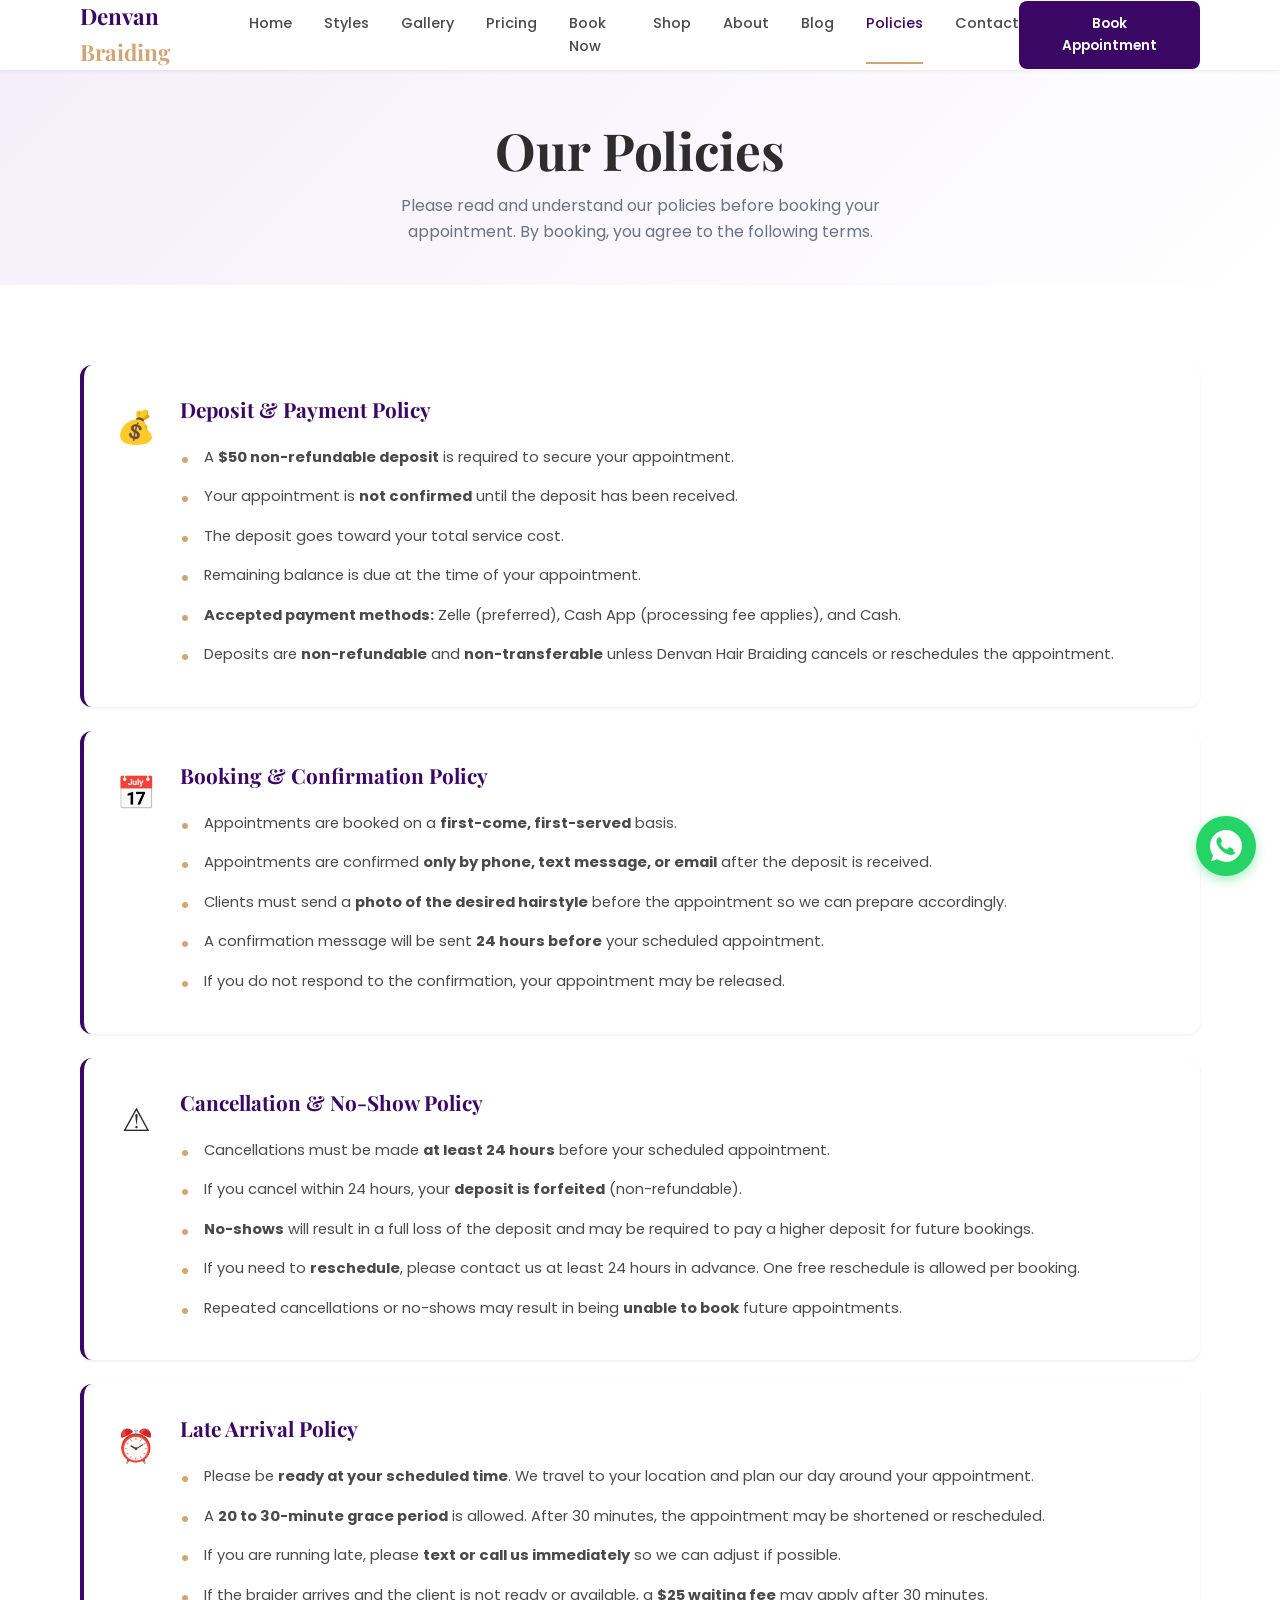
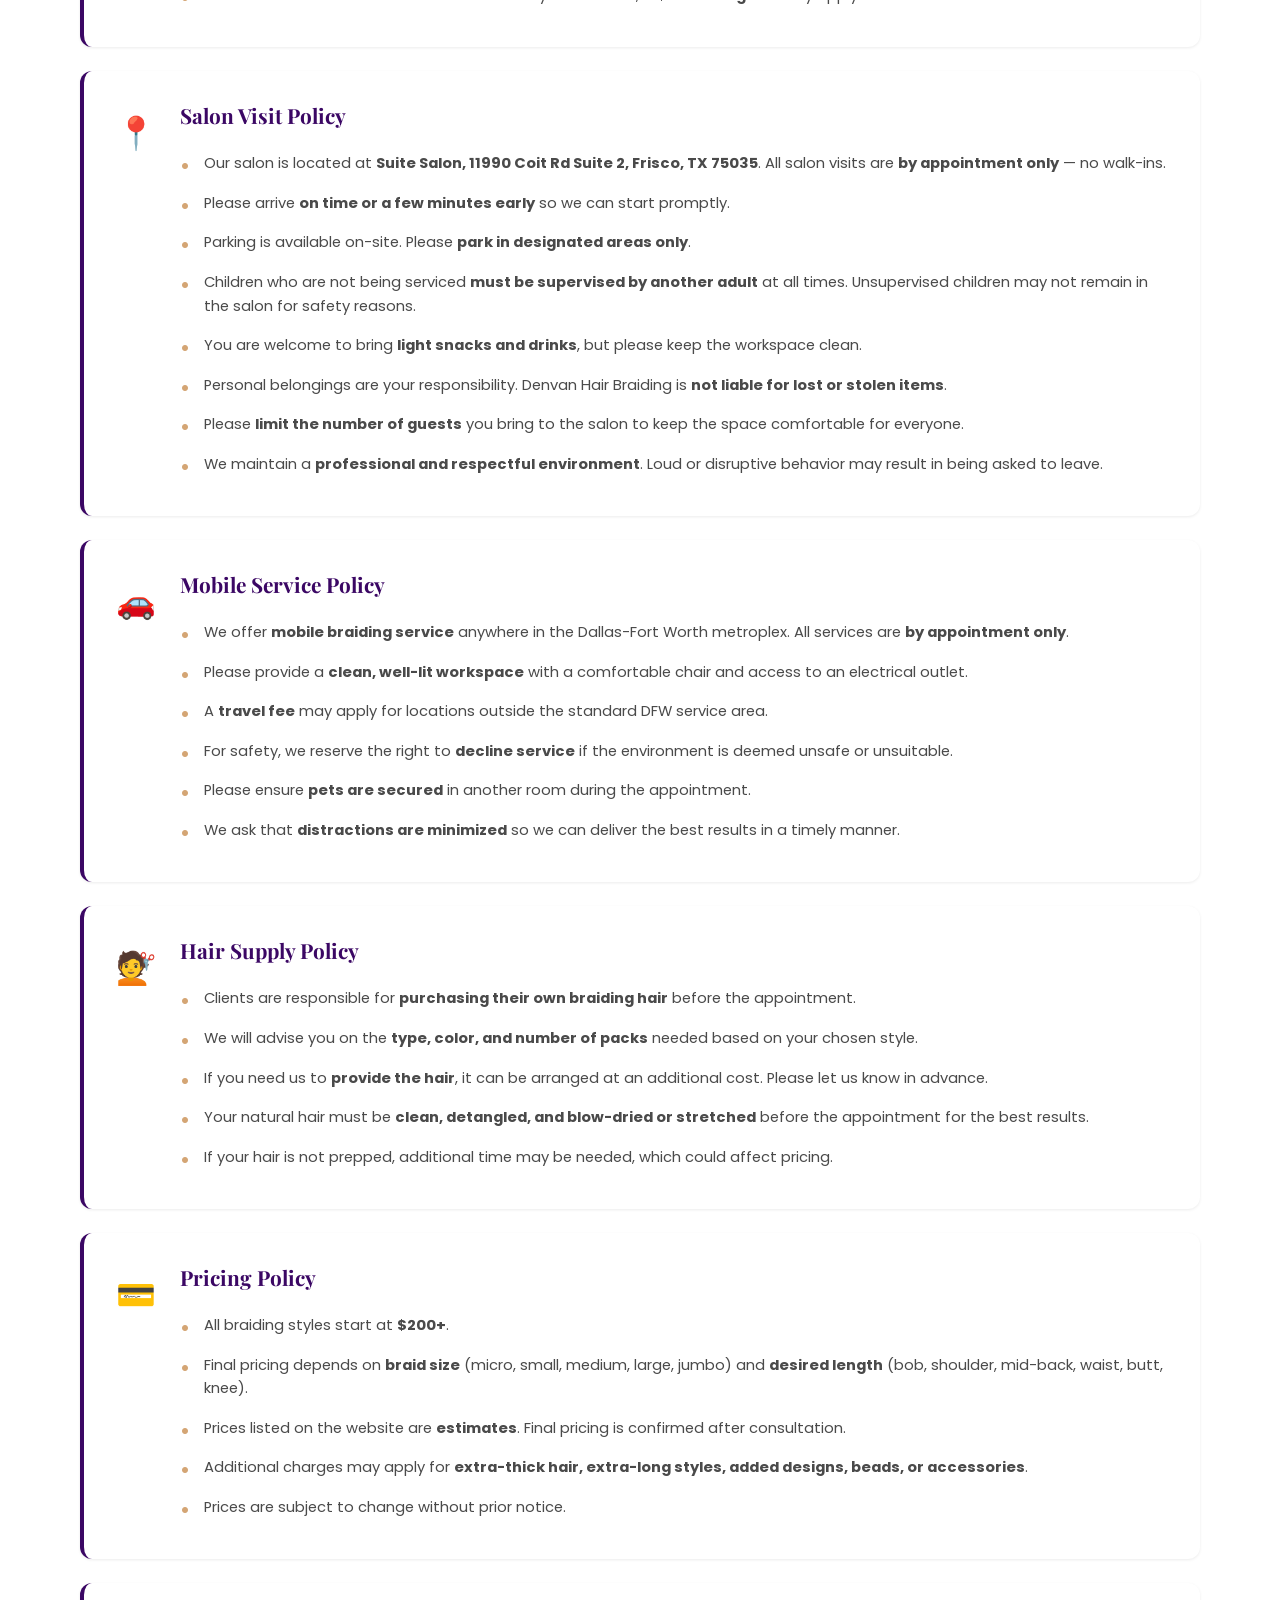
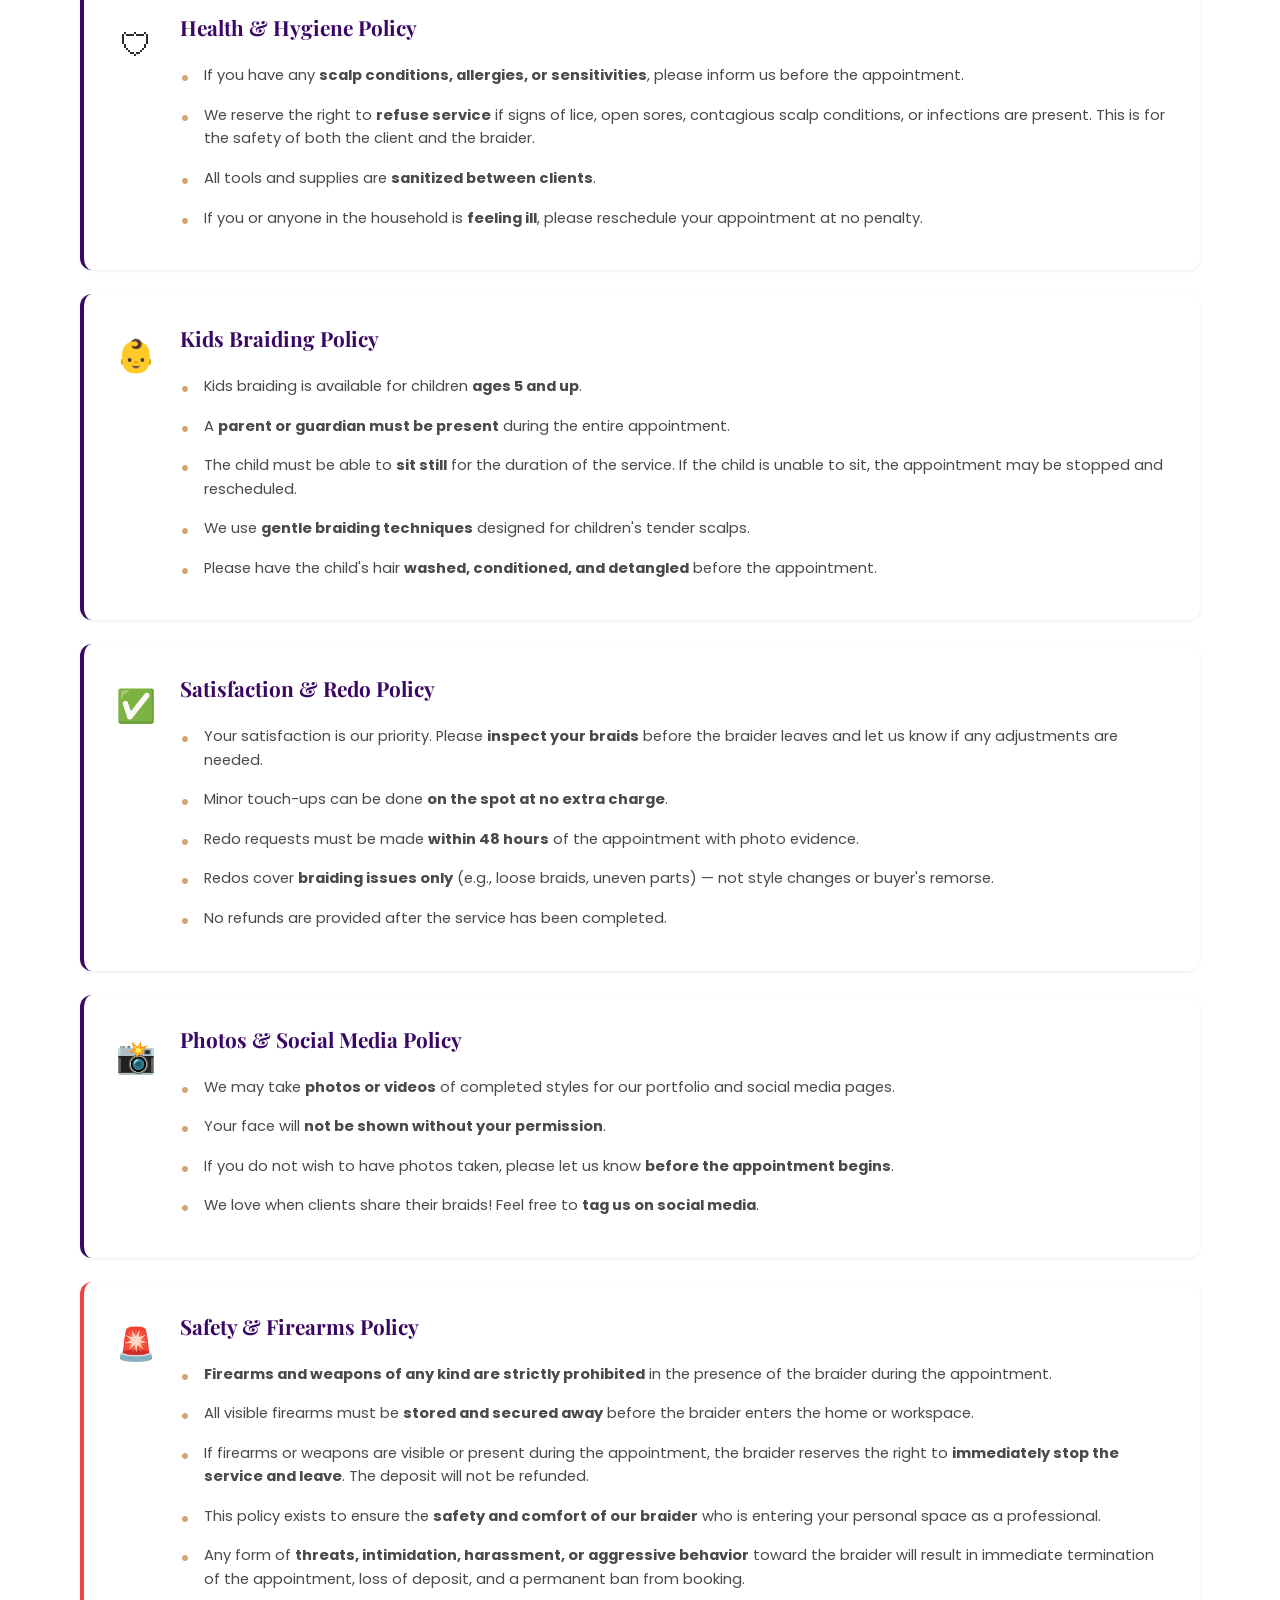
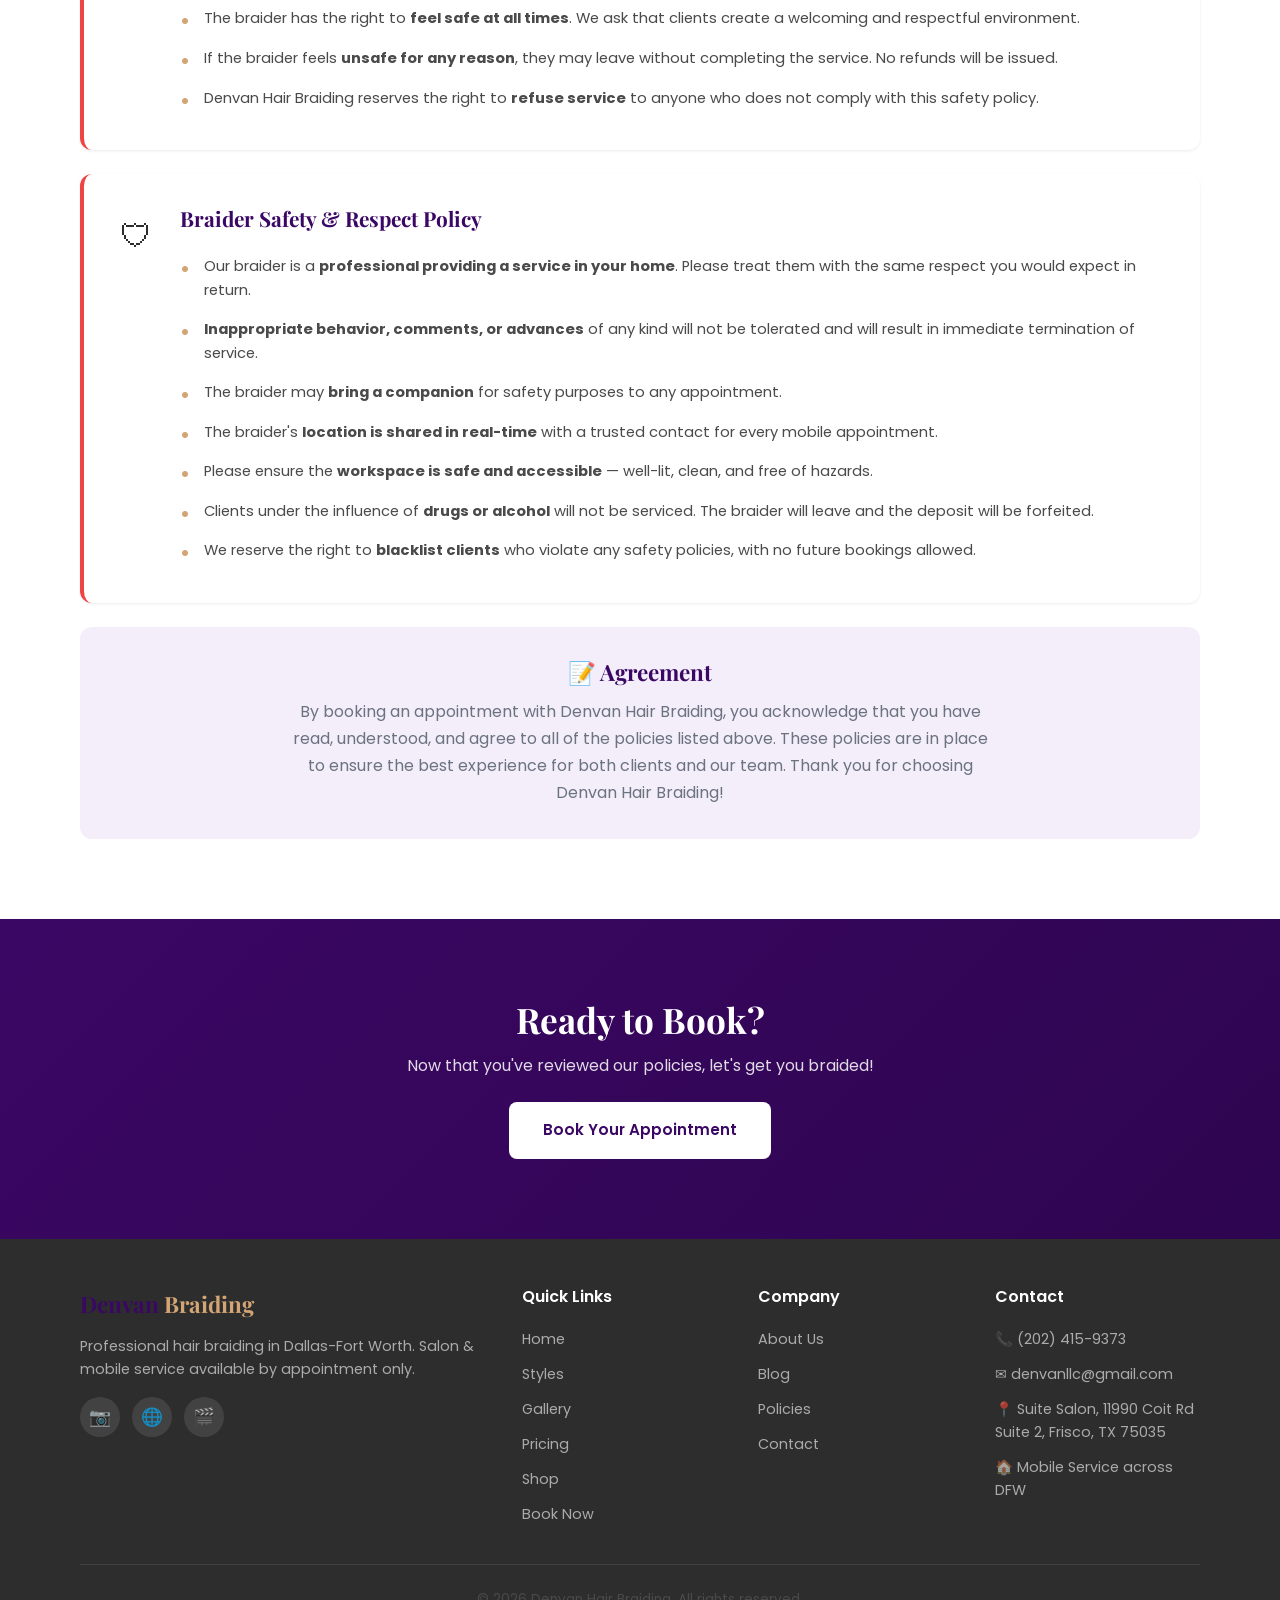
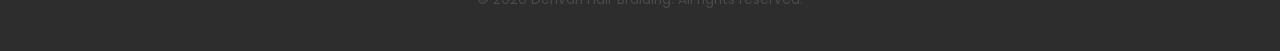
<file: policy.html>
<!DOCTYPE html>
<html lang="en">
<head>
  <meta charset="UTF-8">
  <meta name="viewport" content="width=device-width, initial-scale=1.0">
  <meta name="description" content="Denvan Hair Braiding policies - Booking, cancellation, deposit, mobile service, payment, and hair supply policies for our DFW braiding service.">
  <title>Policies | Denvan Hair Braiding</title>
  <link rel="preconnect" href="https://fonts.googleapis.com">
  <link rel="preconnect" href="https://fonts.gstatic.com" crossorigin>
  <link href="https://fonts.googleapis.com/css2?family=Playfair+Display:wght@400;600;700&family=Poppins:wght@300;400;500;600;700&display=swap" rel="stylesheet">
  <link rel="stylesheet" href="css/style.css">
</head>
<body>

  <!-- Header -->
  <header class="header">
    <nav class="nav container">
      <a href="index.html" class="nav-logo">Denvan <span>Braiding</span></a>
      <div class="nav-links">
        <a href="index.html">Home</a>
        <a href="styles.html">Styles</a>
        <a href="gallery.html">Gallery</a>
        <a href="pricing.html">Pricing</a>
        <a href="book.html">Book Now</a>
        <a href="shop.html">Shop</a>
        <a href="about.html">About</a>
        <a href="blog.html">Blog</a>
        <a href="policy.html" class="active">Policies</a>
        <a href="contact.html">Contact</a>
      </div>
      <a href="book.html" class="btn btn-primary btn-sm nav-cta">Book Appointment</a>
      <button class="nav-toggle" aria-label="Toggle navigation">
        <span></span>
        <span></span>
        <span></span>
      </button>
    </nav>
  </header>

  <div class="mobile-menu">
    <a href="index.html">Home</a>
    <a href="styles.html">Styles</a>
    <a href="gallery.html">Gallery</a>
    <a href="pricing.html">Pricing</a>
    <a href="book.html">Book Now</a>
    <a href="shop.html">Shop</a>
    <a href="about.html">About</a>
    <a href="blog.html">Blog</a>
    <a href="policy.html" class="active">Policies</a>
    <a href="contact.html">Contact</a>
    <a href="book.html" class="btn btn-primary">Book Appointment</a>
  </div>

  <!-- Page Header -->
  <section class="page-header">
    <div class="container">
      <h1>Our Policies</h1>
      <p>Please read and understand our policies before booking your appointment. By booking, you agree to the following terms.</p>
    </div>
  </section>

  <!-- Policies -->
  <section class="section">
    <div class="container">

      <!-- Deposit & Payment -->
      <div class="policy-section fade-in">
        <div class="policy-section-icon">&#x1F4B0;</div>
        <div>
          <h2>Deposit &amp; Payment Policy</h2>
          <ul class="policy-list">
            <li>A <strong>$50 non-refundable deposit</strong> is required to secure your appointment.</li>
            <li>Your appointment is <strong>not confirmed</strong> until the deposit has been received.</li>
            <li>The deposit goes toward your total service cost.</li>
            <li>Remaining balance is due at the time of your appointment.</li>
            <li><strong>Accepted payment methods:</strong> Zelle (preferred), Cash App (processing fee applies), and Cash.</li>
            <li>Deposits are <strong>non-refundable</strong> and <strong>non-transferable</strong> unless Denvan Hair Braiding cancels or reschedules the appointment.</li>
          </ul>
        </div>
      </div>

      <!-- Booking & Confirmation -->
      <div class="policy-section fade-in">
        <div class="policy-section-icon">&#x1F4C5;</div>
        <div>
          <h2>Booking &amp; Confirmation Policy</h2>
          <ul class="policy-list">
            <li>Appointments are booked on a <strong>first-come, first-served</strong> basis.</li>
            <li>Appointments are confirmed <strong>only by phone, text message, or email</strong> after the deposit is received.</li>
            <li>Clients must send a <strong>photo of the desired hairstyle</strong> before the appointment so we can prepare accordingly.</li>
            <li>A confirmation message will be sent <strong>24 hours before</strong> your scheduled appointment.</li>
            <li>If you do not respond to the confirmation, your appointment may be released.</li>
          </ul>
        </div>
      </div>

      <!-- Cancellation & No-Show -->
      <div class="policy-section fade-in">
        <div class="policy-section-icon">&#x26A0;</div>
        <div>
          <h2>Cancellation &amp; No-Show Policy</h2>
          <ul class="policy-list">
            <li>Cancellations must be made <strong>at least 24 hours</strong> before your scheduled appointment.</li>
            <li>If you cancel within 24 hours, your <strong>deposit is forfeited</strong> (non-refundable).</li>
            <li><strong>No-shows</strong> will result in a full loss of the deposit and may be required to pay a higher deposit for future bookings.</li>
            <li>If you need to <strong>reschedule</strong>, please contact us at least 24 hours in advance. One free reschedule is allowed per booking.</li>
            <li>Repeated cancellations or no-shows may result in being <strong>unable to book</strong> future appointments.</li>
          </ul>
        </div>
      </div>

      <!-- Late Policy -->
      <div class="policy-section fade-in">
        <div class="policy-section-icon">&#x23F0;</div>
        <div>
          <h2>Late Arrival Policy</h2>
          <ul class="policy-list">
            <li>Please be <strong>ready at your scheduled time</strong>. We travel to your location and plan our day around your appointment.</li>
            <li>A <strong>20 to 30-minute grace period</strong> is allowed. After 30 minutes, the appointment may be shortened or rescheduled.</li>
            <li>If you are running late, please <strong>text or call us immediately</strong> so we can adjust if possible.</li>
            <li>If the braider arrives and the client is not ready or available, a <strong>$25 waiting fee</strong> may apply after 30 minutes.</li>
          </ul>
        </div>
      </div>

      <!-- Salon Policy -->
      <div class="policy-section fade-in">
        <div class="policy-section-icon">&#x1F4CD;</div>
        <div>
          <h2>Salon Visit Policy</h2>
          <ul class="policy-list">
            <li>Our salon is located at <strong>Suite Salon, 11990 Coit Rd Suite 2, Frisco, TX 75035</strong>. All salon visits are <strong>by appointment only</strong> — no walk-ins.</li>
            <li>Please arrive <strong>on time or a few minutes early</strong> so we can start promptly.</li>
            <li>Parking is available on-site. Please <strong>park in designated areas only</strong>.</li>
            <li>Children who are not being serviced <strong>must be supervised by another adult</strong> at all times. Unsupervised children may not remain in the salon for safety reasons.</li>
            <li>You are welcome to bring <strong>light snacks and drinks</strong>, but please keep the workspace clean.</li>
            <li>Personal belongings are your responsibility. Denvan Hair Braiding is <strong>not liable for lost or stolen items</strong>.</li>
            <li>Please <strong>limit the number of guests</strong> you bring to the salon to keep the space comfortable for everyone.</li>
            <li>We maintain a <strong>professional and respectful environment</strong>. Loud or disruptive behavior may result in being asked to leave.</li>
          </ul>
        </div>
      </div>

      <!-- Mobile Service Policy -->
      <div class="policy-section fade-in">
        <div class="policy-section-icon">&#x1F697;</div>
        <div>
          <h2>Mobile Service Policy</h2>
          <ul class="policy-list">
            <li>We offer <strong>mobile braiding service</strong> anywhere in the Dallas-Fort Worth metroplex. All services are <strong>by appointment only</strong>.</li>
            <li>Please provide a <strong>clean, well-lit workspace</strong> with a comfortable chair and access to an electrical outlet.</li>
            <li>A <strong>travel fee</strong> may apply for locations outside the standard DFW service area.</li>
            <li>For safety, we reserve the right to <strong>decline service</strong> if the environment is deemed unsafe or unsuitable.</li>
            <li>Please ensure <strong>pets are secured</strong> in another room during the appointment.</li>
            <li>We ask that <strong>distractions are minimized</strong> so we can deliver the best results in a timely manner.</li>
          </ul>
        </div>
      </div>

      <!-- Hair Supply -->
      <div class="policy-section fade-in">
        <div class="policy-section-icon">&#x1F487;</div>
        <div>
          <h2>Hair Supply Policy</h2>
          <ul class="policy-list">
            <li>Clients are responsible for <strong>purchasing their own braiding hair</strong> before the appointment.</li>
            <li>We will advise you on the <strong>type, color, and number of packs</strong> needed based on your chosen style.</li>
            <li>If you need us to <strong>provide the hair</strong>, it can be arranged at an additional cost. Please let us know in advance.</li>
            <li>Your natural hair must be <strong>clean, detangled, and blow-dried or stretched</strong> before the appointment for the best results.</li>
            <li>If your hair is not prepped, additional time may be needed, which could affect pricing.</li>
          </ul>
        </div>
      </div>

      <!-- Pricing -->
      <div class="policy-section fade-in">
        <div class="policy-section-icon">&#x1F4B3;</div>
        <div>
          <h2>Pricing Policy</h2>
          <ul class="policy-list">
            <li>All braiding styles start at <strong>$200+</strong>.</li>
            <li>Final pricing depends on <strong>braid size</strong> (micro, small, medium, large, jumbo) and <strong>desired length</strong> (bob, shoulder, mid-back, waist, butt, knee).</li>
            <li>Prices listed on the website are <strong>estimates</strong>. Final pricing is confirmed after consultation.</li>
            <li>Additional charges may apply for <strong>extra-thick hair, extra-long styles, added designs, beads, or accessories</strong>.</li>
            <li>Prices are subject to change without prior notice.</li>
          </ul>
        </div>
      </div>

      <!-- Health & Hygiene -->
      <div class="policy-section fade-in">
        <div class="policy-section-icon">&#x1F6E1;</div>
        <div>
          <h2>Health &amp; Hygiene Policy</h2>
          <ul class="policy-list">
            <li>If you have any <strong>scalp conditions, allergies, or sensitivities</strong>, please inform us before the appointment.</li>
            <li>We reserve the right to <strong>refuse service</strong> if signs of lice, open sores, contagious scalp conditions, or infections are present. This is for the safety of both the client and the braider.</li>
            <li>All tools and supplies are <strong>sanitized between clients</strong>.</li>
            <li>If you or anyone in the household is <strong>feeling ill</strong>, please reschedule your appointment at no penalty.</li>
          </ul>
        </div>
      </div>

      <!-- Kids Policy -->
      <div class="policy-section fade-in">
        <div class="policy-section-icon">&#x1F476;</div>
        <div>
          <h2>Kids Braiding Policy</h2>
          <ul class="policy-list">
            <li>Kids braiding is available for children <strong>ages 5 and up</strong>.</li>
            <li>A <strong>parent or guardian must be present</strong> during the entire appointment.</li>
            <li>The child must be able to <strong>sit still</strong> for the duration of the service. If the child is unable to sit, the appointment may be stopped and rescheduled.</li>
            <li>We use <strong>gentle braiding techniques</strong> designed for children's tender scalps.</li>
            <li>Please have the child's hair <strong>washed, conditioned, and detangled</strong> before the appointment.</li>
          </ul>
        </div>
      </div>

      <!-- Satisfaction -->
      <div class="policy-section fade-in">
        <div class="policy-section-icon">&#x2705;</div>
        <div>
          <h2>Satisfaction &amp; Redo Policy</h2>
          <ul class="policy-list">
            <li>Your satisfaction is our priority. Please <strong>inspect your braids</strong> before the braider leaves and let us know if any adjustments are needed.</li>
            <li>Minor touch-ups can be done <strong>on the spot at no extra charge</strong>.</li>
            <li>Redo requests must be made <strong>within 48 hours</strong> of the appointment with photo evidence.</li>
            <li>Redos cover <strong>braiding issues only</strong> (e.g., loose braids, uneven parts) — not style changes or buyer's remorse.</li>
            <li>No refunds are provided after the service has been completed.</li>
          </ul>
        </div>
      </div>

      <!-- Photos & Social Media -->
      <div class="policy-section fade-in">
        <div class="policy-section-icon">&#x1F4F8;</div>
        <div>
          <h2>Photos &amp; Social Media Policy</h2>
          <ul class="policy-list">
            <li>We may take <strong>photos or videos</strong> of completed styles for our portfolio and social media pages.</li>
            <li>Your face will <strong>not be shown without your permission</strong>.</li>
            <li>If you do not wish to have photos taken, please let us know <strong>before the appointment begins</strong>.</li>
            <li>We love when clients share their braids! Feel free to <strong>tag us on social media</strong>.</li>
          </ul>
        </div>
      </div>

      <!-- Safety & Firearms -->
      <div class="policy-section fade-in" style="border-left-color: #EF4444;">
        <div class="policy-section-icon">&#x1F6A8;</div>
        <div>
          <h2>Safety &amp; Firearms Policy</h2>
          <ul class="policy-list">
            <li><strong>Firearms and weapons of any kind are strictly prohibited</strong> in the presence of the braider during the appointment.</li>
            <li>All visible firearms must be <strong>stored and secured away</strong> before the braider enters the home or workspace.</li>
            <li>If firearms or weapons are visible or present during the appointment, the braider reserves the right to <strong>immediately stop the service and leave</strong>. The deposit will not be refunded.</li>
            <li>This policy exists to ensure the <strong>safety and comfort of our braider</strong> who is entering your personal space as a professional.</li>
            <li>Any form of <strong>threats, intimidation, harassment, or aggressive behavior</strong> toward the braider will result in immediate termination of the appointment, loss of deposit, and a permanent ban from booking.</li>
            <li>The braider has the right to <strong>feel safe at all times</strong>. We ask that clients create a welcoming and respectful environment.</li>
            <li>If the braider feels <strong>unsafe for any reason</strong>, they may leave without completing the service. No refunds will be issued.</li>
            <li>Denvan Hair Braiding reserves the right to <strong>refuse service</strong> to anyone who does not comply with this safety policy.</li>
          </ul>
        </div>
      </div>

      <!-- Braider Safety -->
      <div class="policy-section fade-in" style="border-left-color: #EF4444;">
        <div class="policy-section-icon">&#x1F6E1;</div>
        <div>
          <h2>Braider Safety &amp; Respect Policy</h2>
          <ul class="policy-list">
            <li>Our braider is a <strong>professional providing a service in your home</strong>. Please treat them with the same respect you would expect in return.</li>
            <li><strong>Inappropriate behavior, comments, or advances</strong> of any kind will not be tolerated and will result in immediate termination of service.</li>
            <li>The braider may <strong>bring a companion</strong> for safety purposes to any appointment.</li>
            <li>The braider's <strong>location is shared in real-time</strong> with a trusted contact for every mobile appointment.</li>
            <li>Please ensure the <strong>workspace is safe and accessible</strong> — well-lit, clean, and free of hazards.</li>
            <li>Clients under the influence of <strong>drugs or alcohol</strong> will not be serviced. The braider will leave and the deposit will be forfeited.</li>
            <li>We reserve the right to <strong>blacklist clients</strong> who violate any safety policies, with no future bookings allowed.</li>
          </ul>
        </div>
      </div>

      <!-- Agreement -->
      <div class="policy-agreement fade-in">
        <h3>&#x1F4DD; Agreement</h3>
        <p>By booking an appointment with Denvan Hair Braiding, you acknowledge that you have read, understood, and agree to all of the policies listed above. These policies are in place to ensure the best experience for both clients and our team. Thank you for choosing Denvan Hair Braiding!</p>
      </div>

    </div>
  </section>

  <!-- CTA -->
  <section class="cta-section">
    <div class="container">
      <h2>Ready to Book?</h2>
      <p>Now that you've reviewed our policies, let's get you braided!</p>
      <a href="book.html" class="btn btn-white">Book Your Appointment</a>
    </div>
  </section>

  <!-- Footer -->
  <footer class="footer">
    <div class="container">
      <div class="footer-grid">
        <div class="footer-brand">
          <a href="index.html" class="nav-logo">Denvan <span>Braiding</span></a>
          <p>Professional hair braiding in Dallas-Fort Worth. Salon &amp; mobile service available by appointment only.</p>
          <div class="footer-social">
            <a href="#" aria-label="Instagram">&#x1F4F7;</a>
            <a href="#" aria-label="Facebook">&#x1F310;</a>
            <a href="#" aria-label="TikTok">&#x1F3AC;</a>
          </div>
        </div>
        <div>
          <h4>Quick Links</h4>
          <div class="footer-links">
            <a href="index.html">Home</a>
            <a href="styles.html">Styles</a>
            <a href="gallery.html">Gallery</a>
            <a href="pricing.html">Pricing</a>
            <a href="shop.html">Shop</a>
            <a href="book.html">Book Now</a>
          </div>
        </div>
        <div>
          <h4>Company</h4>
          <div class="footer-links">
            <a href="about.html">About Us</a>
            <a href="blog.html">Blog</a>
            <a href="policy.html">Policies</a>
            <a href="contact.html">Contact</a>
          </div>
        </div>
        <div>
          <h4>Contact</h4>
          <div class="footer-links">
            <a href="tel:+12024159373">&#x1F4DE; (202) 415-9373</a>
            <a href="mailto:denvanllc@gmail.com">&#x2709; denvanllc@gmail.com</a>
            <a>&#x1F4CD; Suite Salon, 11990 Coit Rd Suite 2, Frisco, TX 75035</a>
            <a>&#x1F3E0; Mobile Service across DFW</a>
          </div>
        </div>
      </div>
      <div class="footer-bottom">
        <p>&copy; 2026 Denvan Hair Braiding. All rights reserved.</p>
      </div>
    </div>
  </footer>

  <!-- WhatsApp Chat Button -->
  <div class="whatsapp-float">
    <span class="whatsapp-tooltip">Chat with us! <small>Available 24/7 on WhatsApp</small></span>
    <a href="https://wa.me/12024159373?text=Hi%20Denvan!%20I'm%20interested%20in%20booking%20a%20braiding%20appointment." target="_blank" rel="noopener" aria-label="Chat on WhatsApp">
      <svg viewBox="0 0 32 32" xmlns="http://www.w3.org/2000/svg"><path d="M16.004 0h-.008C7.174 0 0 7.176 0 16c0 3.5 1.128 6.744 3.046 9.378L1.054 31.29l6.118-1.958A15.9 15.9 0 0016.004 32C24.826 32 32 24.822 32 16S24.826 0 16.004 0zm9.332 22.616c-.39 1.1-1.932 2.012-3.182 2.278-.856.18-1.974.324-5.736-1.232-4.812-1.99-7.904-6.878-8.142-7.196-.228-.318-1.918-2.554-1.918-4.872s1.214-3.456 1.644-3.928c.39-.428.912-.536 1.218-.536.15 0 .284.008.406.014.432.018.648.044.932.722.356.85 1.22 2.978 1.328 3.196.11.218.218.51.072.808-.136.306-.258.442-.476.694-.218.252-.424.446-.642.718-.2.236-.424.49-.176.932.248.442 1.104 1.82 2.37 2.95 1.632 1.454 3.006 1.904 3.434 2.114.428.21.678.176.926-.106.256-.292 1.096-1.274 1.388-1.712.284-.438.576-.364.968-.218.396.142 2.516 1.188 2.946 1.404.43.218.716.324.822.506.104.18.104 1.054-.286 2.154z"/></svg>
    </a>
  </div>

  <script src="js/main.js"></script>
</body>
</html>
</file>
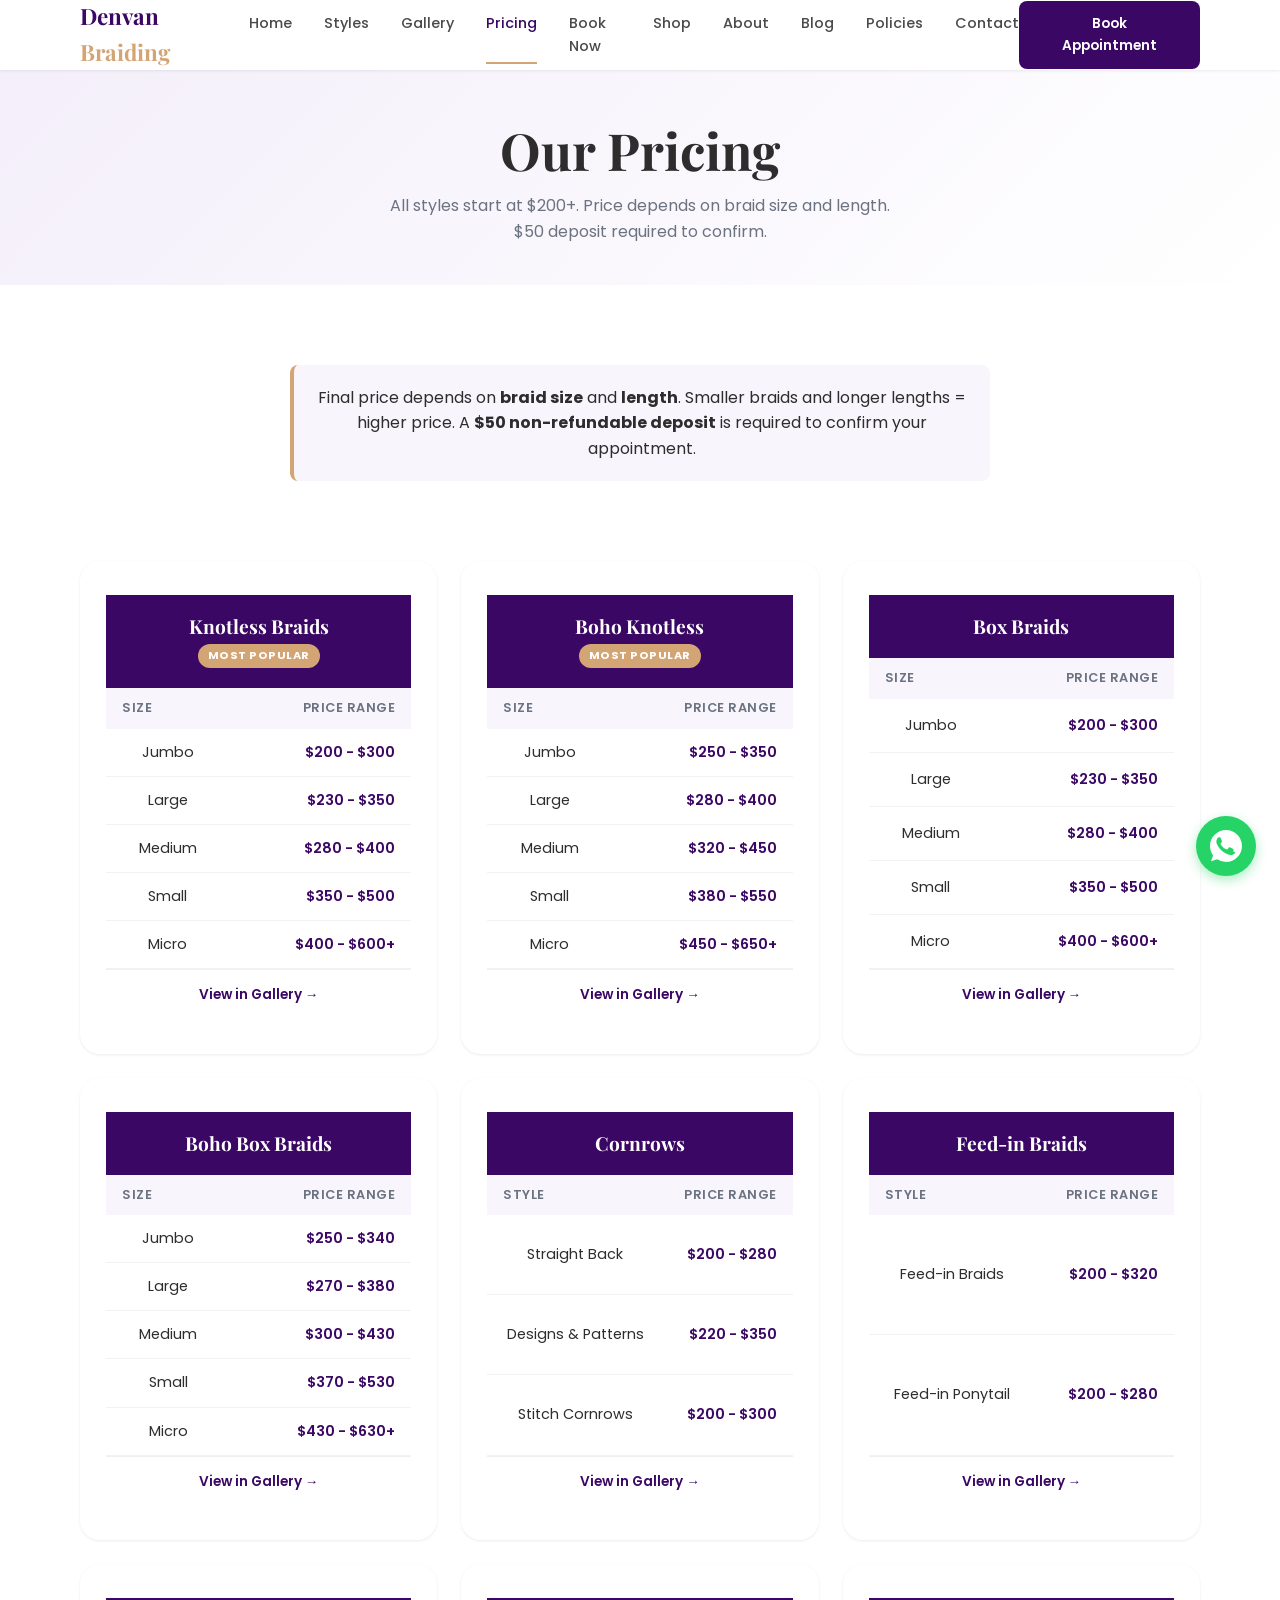
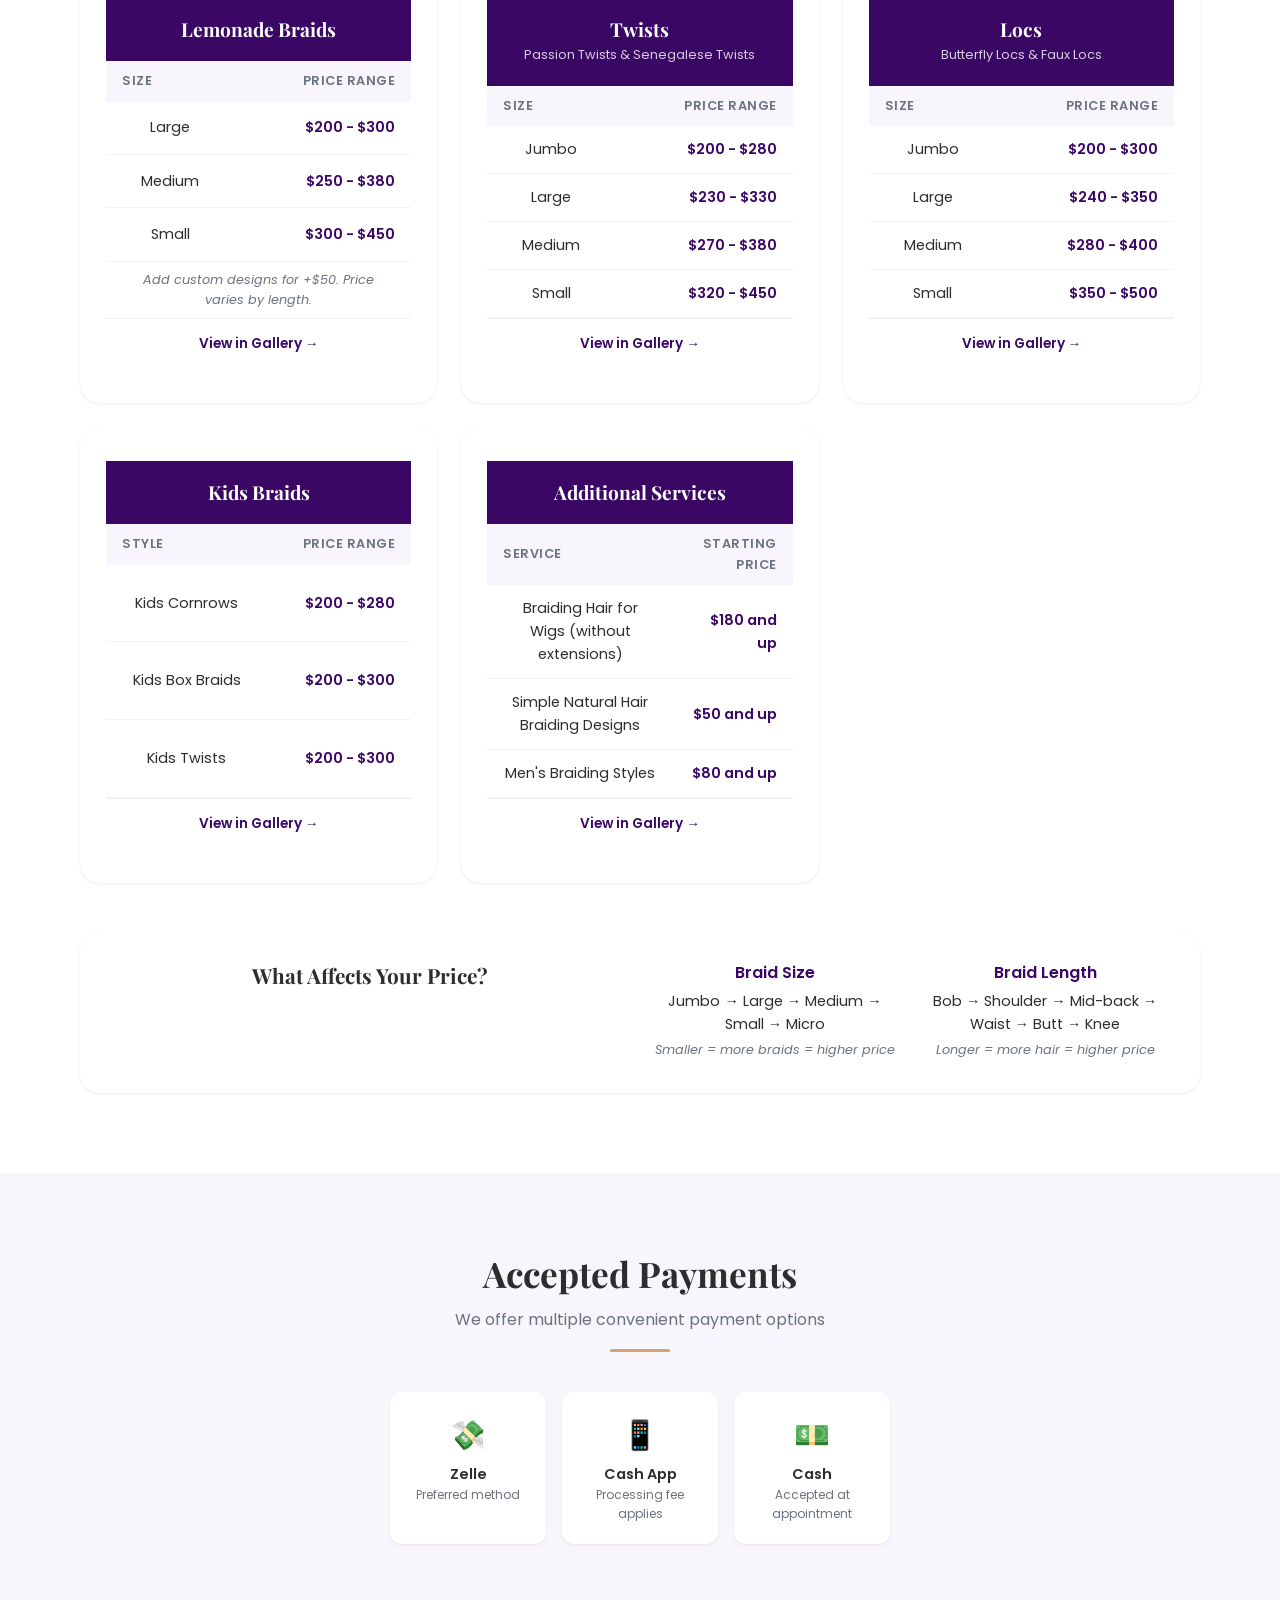
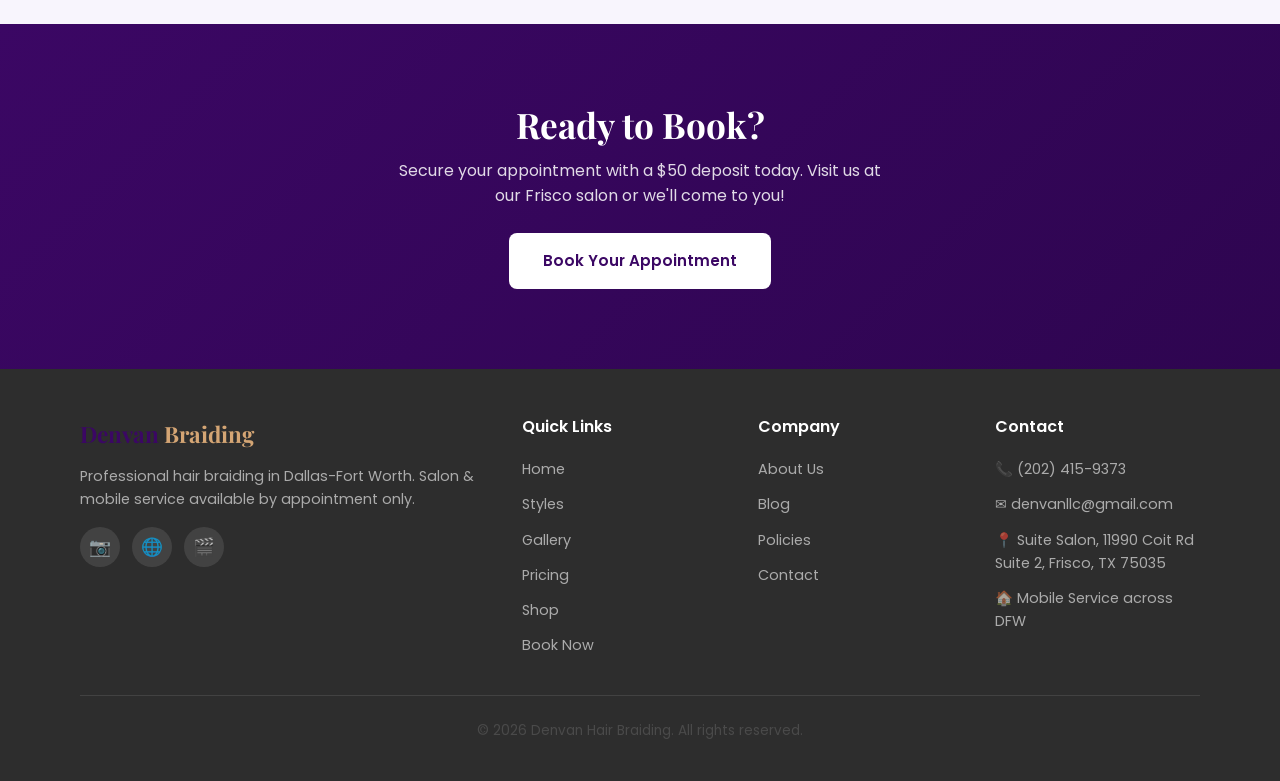
<file: pricing.html>
<!DOCTYPE html>
<html lang="en">
<head>
  <meta charset="UTF-8">
  <meta name="viewport" content="width=device-width, initial-scale=1.0">
  <meta name="description" content="Denvan Hair Braiding pricing - Professional hair braiding prices in Dallas-Fort Worth starting at $200+. Price varies by braid size and length.">
  <title>Pricing | Denvan Hair Braiding</title>
  <link rel="preconnect" href="https://fonts.googleapis.com">
  <link rel="preconnect" href="https://fonts.gstatic.com" crossorigin>
  <link href="https://fonts.googleapis.com/css2?family=Playfair+Display:wght@400;600;700&family=Poppins:wght@300;400;500;600;700&display=swap" rel="stylesheet">
  <link rel="stylesheet" href="css/style.css">
</head>
<body>

  <!-- Header -->
  <header class="header">
    <nav class="nav container">
      <a href="index.html" class="nav-logo">Denvan <span>Braiding</span></a>
      <div class="nav-links">
        <a href="index.html">Home</a>
        <a href="styles.html">Styles</a>
        <a href="gallery.html">Gallery</a>
        <a href="pricing.html" class="active">Pricing</a>
        <a href="book.html">Book Now</a>
        <a href="shop.html">Shop</a>
        <a href="about.html">About</a>
        <a href="blog.html">Blog</a>
        <a href="policy.html">Policies</a>
        <a href="contact.html">Contact</a>
      </div>
      <a href="book.html" class="btn btn-primary btn-sm nav-cta">Book Appointment</a>
      <button class="nav-toggle" aria-label="Toggle navigation">
        <span></span>
        <span></span>
        <span></span>
      </button>
    </nav>
  </header>

  <div class="mobile-menu">
    <a href="index.html">Home</a>
    <a href="styles.html">Styles</a>
    <a href="gallery.html">Gallery</a>
    <a href="pricing.html" class="active">Pricing</a>
    <a href="book.html">Book Now</a>
    <a href="shop.html">Shop</a>
    <a href="about.html">About</a>
    <a href="blog.html">Blog</a>
    <a href="policy.html">Policies</a>
    <a href="contact.html">Contact</a>
    <a href="book.html" class="btn btn-primary">Book Appointment</a>
  </div>

  <!-- Page Header -->
  <section class="page-header">
    <div class="container">
      <h1>Our Pricing</h1>
      <p>All styles start at $200+. Price depends on braid size and length. $50 deposit required to confirm.</p>
    </div>
  </section>
  <!-- Pricing Note -->
  <section class="section" style="padding-bottom: 0;">
    <div class="container">
      <div class="pricing-note fade-in">
        <p>Final price depends on <strong>braid size</strong> and <strong>length</strong>. Smaller braids and longer lengths = higher price. A <strong>$50 non-refundable deposit</strong> is required to confirm your appointment.</p>
      </div>
    </div>
  </section>

  <!-- Pricing Tables -->
  <section class="section">
    <div class="container">
      <div class="pricing-grid">

        <!-- Knotless Braids -->
        <div class="pricing-card fade-in">
          <div class="pricing-card-header">
            <h3>Knotless Braids</h3>
            <span class="popular-badge">Most Popular</span>
          </div>
          <table class="pricing-table">
            <thead><tr><th>Size</th><th>Price Range</th></tr></thead>
            <tbody>
              <tr><td>Jumbo</td><td>$200 - $300</td></tr>
              <tr><td>Large</td><td>$230 - $350</td></tr>
              <tr><td>Medium</td><td>$280 - $400</td></tr>
              <tr><td>Small</td><td>$350 - $500</td></tr>
              <tr><td>Micro</td><td>$400 - $600+</td></tr>
            </tbody>
          </table>
          <a href="gallery.html#knotless" class="pricing-card-link">View in Gallery &rarr;</a>
        </div>

        <!-- Boho Knotless -->
        <div class="pricing-card fade-in">
          <div class="pricing-card-header">
            <h3>Boho Knotless</h3>
            <span class="popular-badge">Most Popular</span>
          </div>
          <table class="pricing-table">
            <thead><tr><th>Size</th><th>Price Range</th></tr></thead>
            <tbody>
              <tr><td>Jumbo</td><td>$250 - $350</td></tr>
              <tr><td>Large</td><td>$280 - $400</td></tr>
              <tr><td>Medium</td><td>$320 - $450</td></tr>
              <tr><td>Small</td><td>$380 - $550</td></tr>
              <tr><td>Micro</td><td>$450 - $650+</td></tr>
            </tbody>
          </table>
          <a href="gallery.html#boho" class="pricing-card-link">View in Gallery &rarr;</a>
        </div>

        <!-- Box Braids -->
        <div class="pricing-card fade-in">
          <div class="pricing-card-header">
            <h3>Box Braids</h3>
          </div>
          <table class="pricing-table">
            <thead><tr><th>Size</th><th>Price Range</th></tr></thead>
            <tbody>
              <tr><td>Jumbo</td><td>$200 - $300</td></tr>
              <tr><td>Large</td><td>$230 - $350</td></tr>
              <tr><td>Medium</td><td>$280 - $400</td></tr>
              <tr><td>Small</td><td>$350 - $500</td></tr>
              <tr><td>Micro</td><td>$400 - $600+</td></tr>
            </tbody>
          </table>
          <a href="gallery.html#box-braids" class="pricing-card-link">View in Gallery &rarr;</a>
        </div>

        <!-- Boho Box Braids -->
        <div class="pricing-card fade-in">
          <div class="pricing-card-header">
            <h3>Boho Box Braids</h3>
          </div>
          <table class="pricing-table">
            <thead><tr><th>Size</th><th>Price Range</th></tr></thead>
            <tbody>
              <tr><td>Jumbo</td><td>$250 - $340</td></tr>
              <tr><td>Large</td><td>$270 - $380</td></tr>
              <tr><td>Medium</td><td>$300 - $430</td></tr>
              <tr><td>Small</td><td>$370 - $530</td></tr>
              <tr><td>Micro</td><td>$430 - $630+</td></tr>
            </tbody>
          </table>
          <a href="gallery.html#box-braids" class="pricing-card-link">View in Gallery &rarr;</a>
        </div>

        <!-- Cornrows -->
        <div class="pricing-card fade-in">
          <div class="pricing-card-header">
            <h3>Cornrows</h3>
          </div>
          <table class="pricing-table">
            <thead><tr><th>Style</th><th>Price Range</th></tr></thead>
            <tbody>
              <tr><td>Straight Back</td><td>$200 - $280</td></tr>
              <tr><td>Designs &amp; Patterns</td><td>$220 - $350</td></tr>
              <tr><td>Stitch Cornrows</td><td>$200 - $300</td></tr>
            </tbody>
          </table>
          <a href="gallery.html#cornrows" class="pricing-card-link">View in Gallery &rarr;</a>
        </div>

        <!-- Feed-in Braids -->
        <div class="pricing-card fade-in">
          <div class="pricing-card-header">
            <h3>Feed-in Braids</h3>
          </div>
          <table class="pricing-table">
            <thead><tr><th>Style</th><th>Price Range</th></tr></thead>
            <tbody>
              <tr><td>Feed-in Braids</td><td>$200 - $320</td></tr>
              <tr><td>Feed-in Ponytail</td><td>$200 - $280</td></tr>
            </tbody>
          </table>
          <a href="gallery.html#feed-in-braids" class="pricing-card-link">View in Gallery &rarr;</a>
        </div>

        <!-- Lemonade Braids -->
        <div class="pricing-card fade-in">
          <div class="pricing-card-header">
            <h3>Lemonade Braids</h3>
          </div>
          <table class="pricing-table">
            <thead><tr><th>Size</th><th>Price Range</th></tr></thead>
            <tbody>
              <tr><td>Large</td><td>$200 - $300</td></tr>
              <tr><td>Medium</td><td>$250 - $380</td></tr>
              <tr><td>Small</td><td>$300 - $450</td></tr>
            </tbody>
          </table>
          <p class="pricing-note-sm">Add custom designs for +$50. Price varies by length.</p>
          <a href="gallery.html#lemonade" class="pricing-card-link">View in Gallery &rarr;</a>
        </div>

        <!-- Twists -->
        <div class="pricing-card fade-in">
          <div class="pricing-card-header">
            <h3>Twists</h3>
            <span class="pricing-sub">Passion Twists &amp; Senegalese Twists</span>
          </div>
          <table class="pricing-table">
            <thead><tr><th>Size</th><th>Price Range</th></tr></thead>
            <tbody>
              <tr><td>Jumbo</td><td>$200 - $280</td></tr>
              <tr><td>Large</td><td>$230 - $330</td></tr>
              <tr><td>Medium</td><td>$270 - $380</td></tr>
              <tr><td>Small</td><td>$320 - $450</td></tr>
            </tbody>
          </table>
          <a href="gallery.html#twists" class="pricing-card-link">View in Gallery &rarr;</a>
        </div>

        <!-- Locs -->
        <div class="pricing-card fade-in">
          <div class="pricing-card-header">
            <h3>Locs</h3>
            <span class="pricing-sub">Butterfly Locs &amp; Faux Locs</span>
          </div>
          <table class="pricing-table">
            <thead><tr><th>Size</th><th>Price Range</th></tr></thead>
            <tbody>
              <tr><td>Jumbo</td><td>$200 - $300</td></tr>
              <tr><td>Large</td><td>$240 - $350</td></tr>
              <tr><td>Medium</td><td>$280 - $400</td></tr>
              <tr><td>Small</td><td>$350 - $500</td></tr>
            </tbody>
          </table>
          <a href="gallery.html#faux-locs" class="pricing-card-link">View in Gallery &rarr;</a>
        </div>

        <!-- Kids Braids -->
        <div class="pricing-card fade-in">
          <div class="pricing-card-header">
            <h3>Kids Braids</h3>
          </div>
          <table class="pricing-table">
            <thead><tr><th>Style</th><th>Price Range</th></tr></thead>
            <tbody>
              <tr><td>Kids Cornrows</td><td>$200 - $280</td></tr>
              <tr><td>Kids Box Braids</td><td>$200 - $300</td></tr>
              <tr><td>Kids Twists</td><td>$200 - $300</td></tr>
            </tbody>
          </table>
          <a href="gallery.html" class="pricing-card-link">View in Gallery &rarr;</a>
        </div>

        <!-- Additional Services -->
        <div class="pricing-card fade-in">
          <div class="pricing-card-header">
            <h3>Additional Services</h3>
          </div>
          <table class="pricing-table">
            <thead><tr><th>Service</th><th>Starting Price</th></tr></thead>
            <tbody>
              <tr><td>Braiding Hair for Wigs (without extensions)</td><td>$180 and up</td></tr>
              <tr><td>Simple Natural Hair Braiding Designs</td><td>$50 and up</td></tr>
              <tr><td>Men's Braiding Styles</td><td>$80 and up</td></tr>
            </tbody>
          </table>
          <a href="gallery.html#mens-cornrows" class="pricing-card-link">View in Gallery &rarr;</a>
        </div>

      </div>

      <!-- Pricing Factors -->
      <div class="pricing-factors fade-in">
        <h3>What Affects Your Price?</h3>
        <div class="pricing-factors-grid">
          <div>
            <h4>Braid Size</h4>
            <p>Jumbo &rarr; Large &rarr; Medium &rarr; Small &rarr; Micro</p>
            <p class="pricing-factors-note">Smaller = more braids = higher price</p>
          </div>
          <div>
            <h4>Braid Length</h4>
            <p>Bob &rarr; Shoulder &rarr; Mid-back &rarr; Waist &rarr; Butt &rarr; Knee</p>
            <p class="pricing-factors-note">Longer = more hair = higher price</p>
          </div>
        </div>
      </div>

    </div>
  </section>

  <!-- Payment Methods -->
  <section class="section" style="background: var(--light);">
    <div class="container">
      <div class="section-header fade-in">
        <h2>Accepted Payments</h2>
        <p>We offer multiple convenient payment options</p>
        <div class="divider"></div>
      </div>
      <div class="payment-methods" style="max-width: 500px; margin: 0 auto;">
        <div class="payment-card fade-in">
          <div class="payment-icon">&#x1F4B8;</div>
          <h4>Zelle</h4>
          <p>Preferred method</p>
        </div>
        <div class="payment-card fade-in">
          <div class="payment-icon">&#x1F4F1;</div>
          <h4>Cash App</h4>
          <p>Processing fee applies</p>
        </div>
        <div class="payment-card fade-in">
          <div class="payment-icon">&#x1F4B5;</div>
          <h4>Cash</h4>
          <p>Accepted at appointment</p>
        </div>
      </div>
    </div>
  </section>

  <!-- CTA -->
  <section class="cta-section">
    <div class="container">
      <h2>Ready to Book?</h2>
      <p>Secure your appointment with a $50 deposit today. Visit us at our Frisco salon or we'll come to you!</p>
      <a href="book.html" class="btn btn-white">Book Your Appointment</a>
    </div>
  </section>

  

  <!-- Footer -->
  <footer class="footer">
    <div class="container">
      <div class="footer-grid">
        <div class="footer-brand">
          <a href="index.html" class="nav-logo">Denvan <span>Braiding</span></a>
          <p>Professional hair braiding in Dallas-Fort Worth. Salon &amp; mobile service available by appointment only.</p>
          <div class="footer-social">
            <a href="#" aria-label="Instagram">&#x1F4F7;</a>
            <a href="#" aria-label="Facebook">&#x1F310;</a>
            <a href="#" aria-label="TikTok">&#x1F3AC;</a>
          </div>
        </div>
        <div>
          <h4>Quick Links</h4>
          <div class="footer-links">
            <a href="index.html">Home</a>
            <a href="styles.html">Styles</a>
            <a href="gallery.html">Gallery</a>
            <a href="pricing.html">Pricing</a>
            <a href="shop.html">Shop</a>
            <a href="book.html">Book Now</a>
          </div>
        </div>
        <div>
          <h4>Company</h4>
          <div class="footer-links">
            <a href="about.html">About Us</a>
            <a href="blog.html">Blog</a>
            <a href="policy.html">Policies</a>
            <a href="contact.html">Contact</a>
          </div>
        </div>
        <div>
          <h4>Contact</h4>
          <div class="footer-links">
            <a href="tel:+12024159373">&#x1F4DE; (202) 415-9373</a>
            <a href="mailto:denvanllc@gmail.com">&#x2709; denvanllc@gmail.com</a>
            <a>&#x1F4CD; Suite Salon, 11990 Coit Rd Suite 2, Frisco, TX 75035</a>
            <a>&#x1F3E0; Mobile Service across DFW</a>
          </div>
        </div>
      </div>
      <div class="footer-bottom">
        <p>&copy; 2026 Denvan Hair Braiding. All rights reserved.</p>
      </div>
    </div>
  </footer>

  <!-- WhatsApp Chat Button -->
  <div class="whatsapp-float">
    <span class="whatsapp-tooltip">Chat with us! <small>Available 24/7 on WhatsApp</small></span>
    <a href="https://wa.me/12024159373?text=Hi%20Denvan!%20I'm%20interested%20in%20booking%20a%20braiding%20appointment." target="_blank" rel="noopener" aria-label="Chat on WhatsApp">
      <svg viewBox="0 0 32 32" xmlns="http://www.w3.org/2000/svg"><path d="M16.004 0h-.008C7.174 0 0 7.176 0 16c0 3.5 1.128 6.744 3.046 9.378L1.054 31.29l6.118-1.958A15.9 15.9 0 0016.004 32C24.826 32 32 24.822 32 16S24.826 0 16.004 0zm9.332 22.616c-.39 1.1-1.932 2.012-3.182 2.278-.856.18-1.974.324-5.736-1.232-4.812-1.99-7.904-6.878-8.142-7.196-.228-.318-1.918-2.554-1.918-4.872s1.214-3.456 1.644-3.928c.39-.428.912-.536 1.218-.536.15 0 .284.008.406.014.432.018.648.044.932.722.356.85 1.22 2.978 1.328 3.196.11.218.218.51.072.808-.136.306-.258.442-.476.694-.218.252-.424.446-.642.718-.2.236-.424.49-.176.932.248.442 1.104 1.82 2.37 2.95 1.632 1.454 3.006 1.904 3.434 2.114.428.21.678.176.926-.106.256-.292 1.096-1.274 1.388-1.712.284-.438.576-.364.968-.218.396.142 2.516 1.188 2.946 1.404.43.218.716.324.822.506.104.18.104 1.054-.286 2.154z"/></svg>
    </a>
  </div>

  <script src="js/main.js"></script>
</body>
</html>
</file>
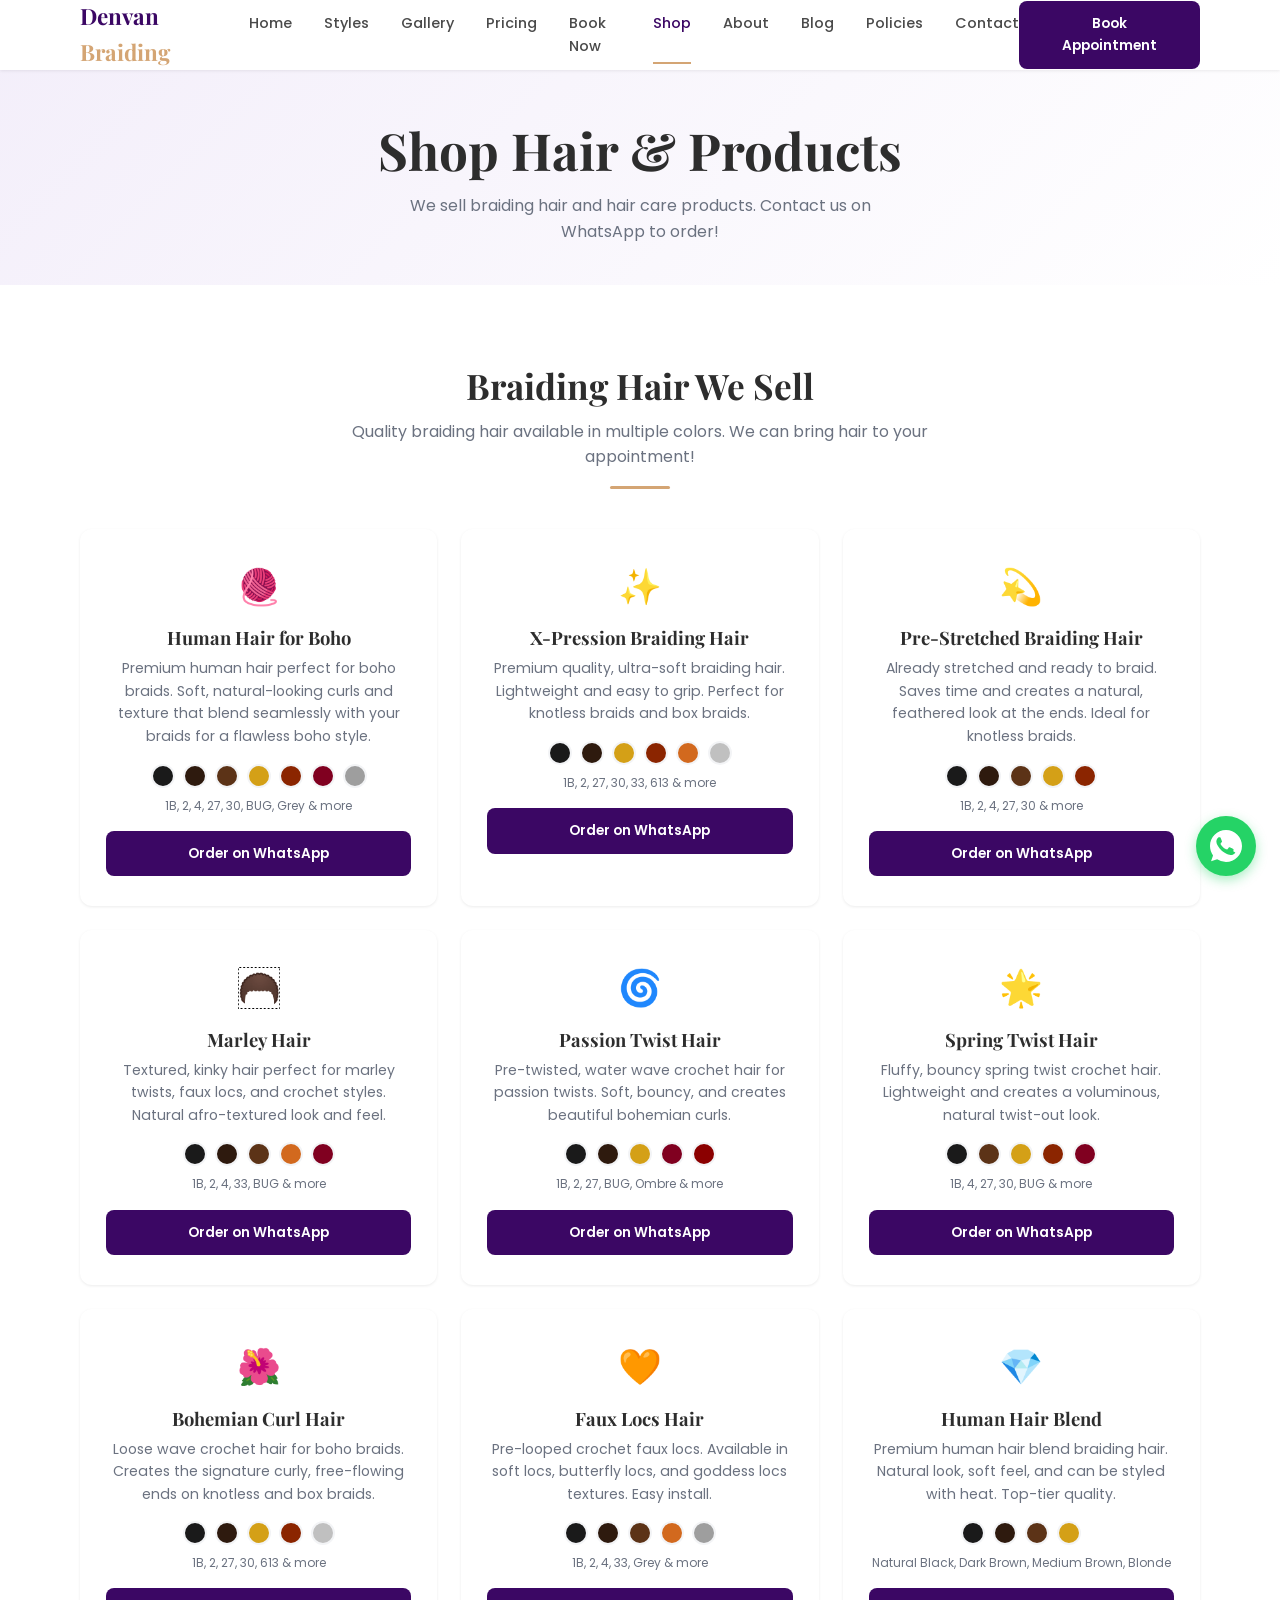
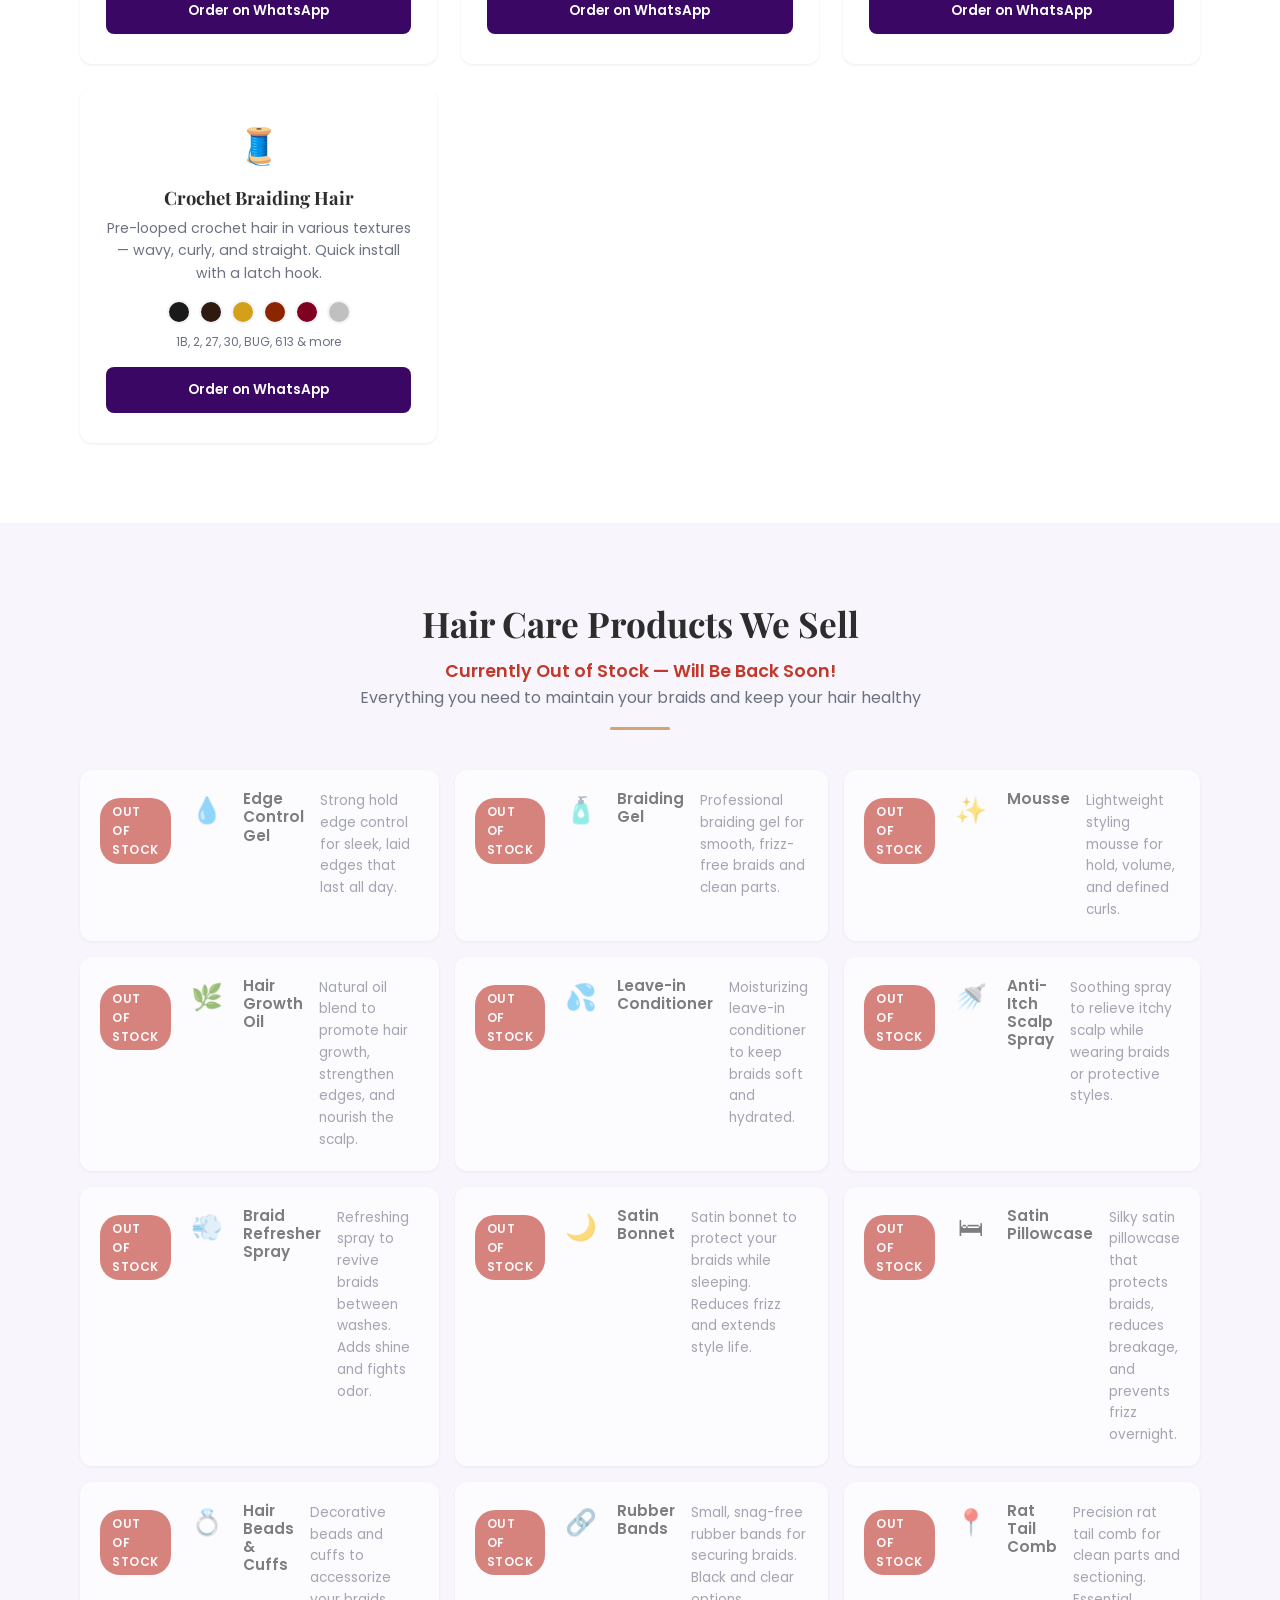
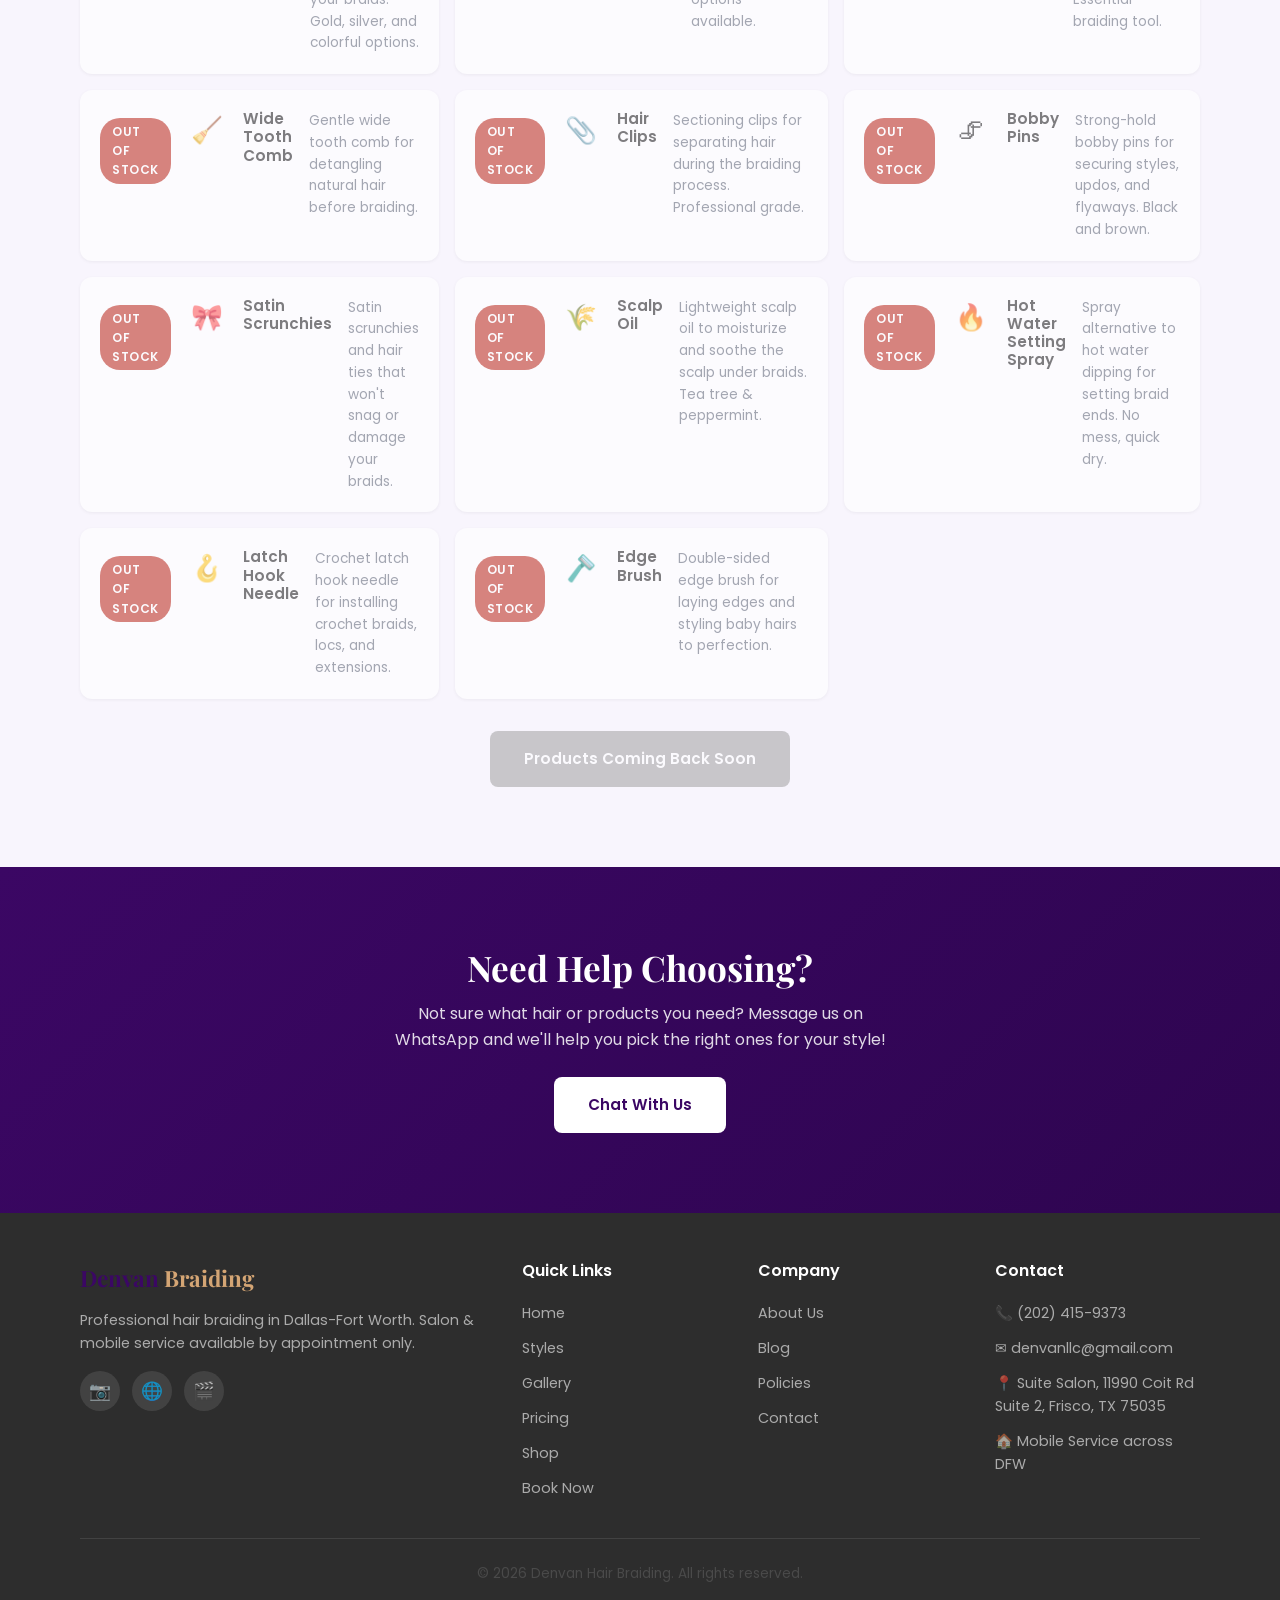
<file: shop.html>
<!DOCTYPE html>
<html lang="en">
<head>
  <meta charset="UTF-8">
  <meta name="viewport" content="width=device-width, initial-scale=1.0">
  <meta name="description" content="Shop braiding hair and hair care products from Denvan Hair Braiding. Kanekalon, pre-stretched, marley hair, edge control, oils & more in DFW.">
  <title>Shop | Denvan Hair Braiding</title>
  <link rel="preconnect" href="https://fonts.googleapis.com">
  <link rel="preconnect" href="https://fonts.gstatic.com" crossorigin>
  <link href="https://fonts.googleapis.com/css2?family=Playfair+Display:wght@400;600;700&family=Poppins:wght@300;400;500;600;700&display=swap" rel="stylesheet">
  <link rel="stylesheet" href="css/style.css">
  <style>
    .product-card.out-of-stock {
      opacity: 0.6;
      position: relative;
    }
    .out-of-stock-badge {
      background: #c0392b;
      color: #fff;
      font-size: 0.75rem;
      font-weight: 600;
      padding: 4px 12px;
      border-radius: 20px;
      display: inline-block;
      margin-top: 8px;
      letter-spacing: 0.5px;
    }
  </style>
</head>
<body>

  <!-- Header -->
  <header class="header">
    <nav class="nav container">
      <a href="index.html" class="nav-logo">Denvan <span>Braiding</span></a>
      <div class="nav-links">
        <a href="index.html">Home</a>
        <a href="styles.html">Styles</a>
        <a href="gallery.html">Gallery</a>
        <a href="pricing.html">Pricing</a>
        <a href="book.html">Book Now</a>
        <a href="shop.html" class="active">Shop</a>
        <a href="about.html">About</a>
        <a href="blog.html">Blog</a>
        <a href="policy.html">Policies</a>
        <a href="contact.html">Contact</a>
      </div>
      <a href="book.html" class="btn btn-primary btn-sm nav-cta">Book Appointment</a>
      <button class="nav-toggle" aria-label="Toggle navigation">
        <span></span>
        <span></span>
        <span></span>
      </button>
    </nav>
  </header>

  <div class="mobile-menu">
    <a href="index.html">Home</a>
    <a href="styles.html">Styles</a>
    <a href="gallery.html">Gallery</a>
    <a href="pricing.html">Pricing</a>
    <a href="book.html">Book Now</a>
    <a href="shop.html" class="active">Shop</a>
    <a href="about.html">About</a>
    <a href="blog.html">Blog</a>
    <a href="policy.html">Policies</a>
    <a href="contact.html">Contact</a>
    <a href="book.html" class="btn btn-primary">Book Appointment</a>
  </div>

  <!-- Page Header -->
  <section class="page-header">
    <div class="container">
      <h1>Shop Hair &amp; Products</h1>
      <p>We sell braiding hair and hair care products. Contact us on WhatsApp to order!</p>
    </div>
  </section>

  <!-- Braiding Hair Section -->
  <section class="section">
    <div class="container">
      <div class="section-header fade-in">
        <h2>Braiding Hair We Sell</h2>
        <p>Quality braiding hair available in multiple colors. We can bring hair to your appointment!</p>
        <div class="divider"></div>
      </div>
      <div class="shop-grid">

        <!-- 1. Human Hair for Boho -->
        <div class="shop-card fade-in">
          <div class="shop-icon">&#x1F9F6;</div>
          <h3>Human Hair for Boho</h3>
          <p>Premium human hair perfect for boho braids. Soft, natural-looking curls and texture that blend seamlessly with your braids for a flawless boho style.</p>
          <div class="color-options">
            <span class="color-dot" style="background: #1a1a1a;" title="1B - Natural Black"></span>
            <span class="color-dot" style="background: #2E1A0E;" title="2 - Dark Brown"></span>
            <span class="color-dot" style="background: #5C3317;" title="4 - Medium Brown"></span>
            <span class="color-dot" style="background: #D4A017;" title="27 - Honey Blonde"></span>
            <span class="color-dot" style="background: #8B2500;" title="30 - Auburn"></span>
            <span class="color-dot" style="background: #800020;" title="BUG - Burgundy"></span>
            <span class="color-dot" style="background: #9E9E9E;" title="Grey"></span>
          </div>
          <p class="color-label">1B, 2, 4, 27, 30, BUG, Grey &amp; more</p>
          <a href="https://wa.me/12024159373?text=Hi!%20I'd%20like%20to%20order%20Human%20Hair%20for%20Boho." class="btn btn-primary btn-sm">Order on WhatsApp</a>
        </div>

        <!-- 2. X-Pression Braiding Hair -->
        <div class="shop-card fade-in">
          <div class="shop-icon">&#x2728;</div>
          <h3>X-Pression Braiding Hair</h3>
          <p>Premium quality, ultra-soft braiding hair. Lightweight and easy to grip. Perfect for knotless braids and box braids.</p>
          <div class="color-options">
            <span class="color-dot" style="background: #1a1a1a;" title="1B - Natural Black"></span>
            <span class="color-dot" style="background: #2E1A0E;" title="2 - Dark Brown"></span>
            <span class="color-dot" style="background: #D4A017;" title="27 - Honey Blonde"></span>
            <span class="color-dot" style="background: #8B2500;" title="30 - Auburn"></span>
            <span class="color-dot" style="background: #D2691E;" title="33 - Dark Auburn"></span>
            <span class="color-dot" style="background: #C0C0C0;" title="613 - Platinum Blonde"></span>
          </div>
          <p class="color-label">1B, 2, 27, 30, 33, 613 &amp; more</p>
          <a href="https://wa.me/12024159373?text=Hi!%20I'd%20like%20to%20order%20X-Pression%20Braiding%20Hair." class="btn btn-primary btn-sm">Order on WhatsApp</a>
        </div>

        <!-- 3. Pre-Stretched Braiding Hair -->
        <div class="shop-card fade-in">
          <div class="shop-icon">&#x1F4AB;</div>
          <h3>Pre-Stretched Braiding Hair</h3>
          <p>Already stretched and ready to braid. Saves time and creates a natural, feathered look at the ends. Ideal for knotless braids.</p>
          <div class="color-options">
            <span class="color-dot" style="background: #1a1a1a;" title="1B - Natural Black"></span>
            <span class="color-dot" style="background: #2E1A0E;" title="2 - Dark Brown"></span>
            <span class="color-dot" style="background: #5C3317;" title="4 - Medium Brown"></span>
            <span class="color-dot" style="background: #D4A017;" title="27 - Honey Blonde"></span>
            <span class="color-dot" style="background: #8B2500;" title="30 - Auburn"></span>
          </div>
          <p class="color-label">1B, 2, 4, 27, 30 &amp; more</p>
          <a href="https://wa.me/12024159373?text=Hi!%20I'd%20like%20to%20order%20Pre-Stretched%20Braiding%20Hair." class="btn btn-primary btn-sm">Order on WhatsApp</a>
        </div>

        <!-- 4. Marley Hair -->
        <div class="shop-card fade-in">
          <div class="shop-icon">&#x1F9B1;</div>
          <h3>Marley Hair</h3>
          <p>Textured, kinky hair perfect for marley twists, faux locs, and crochet styles. Natural afro-textured look and feel.</p>
          <div class="color-options">
            <span class="color-dot" style="background: #1a1a1a;" title="1B - Natural Black"></span>
            <span class="color-dot" style="background: #2E1A0E;" title="2 - Dark Brown"></span>
            <span class="color-dot" style="background: #5C3317;" title="4 - Medium Brown"></span>
            <span class="color-dot" style="background: #D2691E;" title="33 - Dark Auburn"></span>
            <span class="color-dot" style="background: #800020;" title="BUG - Burgundy"></span>
          </div>
          <p class="color-label">1B, 2, 4, 33, BUG &amp; more</p>
          <a href="https://wa.me/12024159373?text=Hi!%20I'd%20like%20to%20order%20Marley%20Hair." class="btn btn-primary btn-sm">Order on WhatsApp</a>
        </div>

        <!-- 5. Passion Twist Hair -->
        <div class="shop-card fade-in">
          <div class="shop-icon">&#x1F300;</div>
          <h3>Passion Twist Hair</h3>
          <p>Pre-twisted, water wave crochet hair for passion twists. Soft, bouncy, and creates beautiful bohemian curls.</p>
          <div class="color-options">
            <span class="color-dot" style="background: #1a1a1a;" title="1B - Natural Black"></span>
            <span class="color-dot" style="background: #2E1A0E;" title="2 - Dark Brown"></span>
            <span class="color-dot" style="background: #D4A017;" title="27 - Honey Blonde"></span>
            <span class="color-dot" style="background: #800020;" title="BUG - Burgundy"></span>
            <span class="color-dot" style="background: #8B0000;" title="T1B/BUG - Ombre Burgundy"></span>
          </div>
          <p class="color-label">1B, 2, 27, BUG, Ombre &amp; more</p>
          <a href="https://wa.me/12024159373?text=Hi!%20I'd%20like%20to%20order%20Passion%20Twist%20Hair." class="btn btn-primary btn-sm">Order on WhatsApp</a>
        </div>

        <!-- 6. Spring Twist Hair -->
        <div class="shop-card fade-in">
          <div class="shop-icon">&#x1F31F;</div>
          <h3>Spring Twist Hair</h3>
          <p>Fluffy, bouncy spring twist crochet hair. Lightweight and creates a voluminous, natural twist-out look.</p>
          <div class="color-options">
            <span class="color-dot" style="background: #1a1a1a;" title="1B - Natural Black"></span>
            <span class="color-dot" style="background: #5C3317;" title="4 - Medium Brown"></span>
            <span class="color-dot" style="background: #D4A017;" title="27 - Honey Blonde"></span>
            <span class="color-dot" style="background: #8B2500;" title="30 - Auburn"></span>
            <span class="color-dot" style="background: #800020;" title="BUG - Burgundy"></span>
          </div>
          <p class="color-label">1B, 4, 27, 30, BUG &amp; more</p>
          <a href="https://wa.me/12024159373?text=Hi!%20I'd%20like%20to%20order%20Spring%20Twist%20Hair." class="btn btn-primary btn-sm">Order on WhatsApp</a>
        </div>

        <!-- 7. Bohemian / Boho Curl Hair -->
        <div class="shop-card fade-in">
          <div class="shop-icon">&#x1F33A;</div>
          <h3>Bohemian Curl Hair</h3>
          <p>Loose wave crochet hair for boho braids. Creates the signature curly, free-flowing ends on knotless and box braids.</p>
          <div class="color-options">
            <span class="color-dot" style="background: #1a1a1a;" title="1B - Natural Black"></span>
            <span class="color-dot" style="background: #2E1A0E;" title="2 - Dark Brown"></span>
            <span class="color-dot" style="background: #D4A017;" title="27 - Honey Blonde"></span>
            <span class="color-dot" style="background: #8B2500;" title="30 - Auburn"></span>
            <span class="color-dot" style="background: #C0C0C0;" title="613 - Platinum Blonde"></span>
          </div>
          <p class="color-label">1B, 2, 27, 30, 613 &amp; more</p>
          <a href="https://wa.me/12024159373?text=Hi!%20I'd%20like%20to%20order%20Bohemian%20Curl%20Hair." class="btn btn-primary btn-sm">Order on WhatsApp</a>
        </div>

        <!-- 8. Faux Locs Hair -->
        <div class="shop-card fade-in">
          <div class="shop-icon">&#x1F9E1;</div>
          <h3>Faux Locs Hair</h3>
          <p>Pre-looped crochet faux locs. Available in soft locs, butterfly locs, and goddess locs textures. Easy install.</p>
          <div class="color-options">
            <span class="color-dot" style="background: #1a1a1a;" title="1B - Natural Black"></span>
            <span class="color-dot" style="background: #2E1A0E;" title="2 - Dark Brown"></span>
            <span class="color-dot" style="background: #5C3317;" title="4 - Medium Brown"></span>
            <span class="color-dot" style="background: #D2691E;" title="33 - Dark Auburn"></span>
            <span class="color-dot" style="background: #9E9E9E;" title="Grey"></span>
          </div>
          <p class="color-label">1B, 2, 4, 33, Grey &amp; more</p>
          <a href="https://wa.me/12024159373?text=Hi!%20I'd%20like%20to%20order%20Faux%20Locs%20Hair." class="btn btn-primary btn-sm">Order on WhatsApp</a>
        </div>

        <!-- 9. Human Hair Blend -->
        <div class="shop-card fade-in">
          <div class="shop-icon">&#x1F48E;</div>
          <h3>Human Hair Blend</h3>
          <p>Premium human hair blend braiding hair. Natural look, soft feel, and can be styled with heat. Top-tier quality.</p>
          <div class="color-options">
            <span class="color-dot" style="background: #1a1a1a;" title="Natural Black"></span>
            <span class="color-dot" style="background: #2E1A0E;" title="Dark Brown"></span>
            <span class="color-dot" style="background: #5C3317;" title="Medium Brown"></span>
            <span class="color-dot" style="background: #D4A017;" title="Honey Blonde"></span>
          </div>
          <p class="color-label">Natural Black, Dark Brown, Medium Brown, Blonde</p>
          <a href="https://wa.me/12024159373?text=Hi!%20I'd%20like%20to%20order%20Human%20Hair%20Blend%20Braiding%20Hair." class="btn btn-primary btn-sm">Order on WhatsApp</a>
        </div>

        <!-- 10. Crochet Braiding Hair -->
        <div class="shop-card fade-in">
          <div class="shop-icon">&#x1F9F5;</div>
          <h3>Crochet Braiding Hair</h3>
          <p>Pre-looped crochet hair in various textures — wavy, curly, and straight. Quick install with a latch hook.</p>
          <div class="color-options">
            <span class="color-dot" style="background: #1a1a1a;" title="1B - Natural Black"></span>
            <span class="color-dot" style="background: #2E1A0E;" title="2 - Dark Brown"></span>
            <span class="color-dot" style="background: #D4A017;" title="27 - Honey Blonde"></span>
            <span class="color-dot" style="background: #8B2500;" title="30 - Auburn"></span>
            <span class="color-dot" style="background: #800020;" title="BUG - Burgundy"></span>
            <span class="color-dot" style="background: #C0C0C0;" title="613 - Platinum Blonde"></span>
          </div>
          <p class="color-label">1B, 2, 27, 30, BUG, 613 &amp; more</p>
          <a href="https://wa.me/12024159373?text=Hi!%20I'd%20like%20to%20order%20Crochet%20Braiding%20Hair." class="btn btn-primary btn-sm">Order on WhatsApp</a>
        </div>

      </div>
    </div>
  </section>

  <!-- Products Section -->
  <section class="section" style="background: var(--light);">
    <div class="container">
      <div class="section-header fade-in">
        <h2>Hair Care Products We Sell</h2>
        <p style="color: #c0392b; font-weight: 600; font-size: 1.1rem;">Currently Out of Stock — Will Be Back Soon!</p>
        <p>Everything you need to maintain your braids and keep your hair healthy</p>
        <div class="divider"></div>
      </div>
      <div class="products-grid">

        <div class="product-card fade-in out-of-stock">
          <span class="out-of-stock-badge">OUT OF STOCK</span>
          <div class="product-icon">&#x1F4A7;</div>
          <h4>Edge Control Gel</h4>
          <p>Strong hold edge control for sleek, laid edges that last all day.</p>
        </div>

        <div class="product-card fade-in out-of-stock">
          <span class="out-of-stock-badge">OUT OF STOCK</span>
          <div class="product-icon">&#x1F9F4;</div>
          <h4>Braiding Gel</h4>
          <p>Professional braiding gel for smooth, frizz-free braids and clean parts.</p>
        </div>

        <div class="product-card fade-in out-of-stock">
          <span class="out-of-stock-badge">OUT OF STOCK</span>
          <div class="product-icon">&#x2728;</div>
          <h4>Mousse</h4>
          <p>Lightweight styling mousse for hold, volume, and defined curls.</p>
        </div>

        <div class="product-card fade-in out-of-stock">
          <span class="out-of-stock-badge">OUT OF STOCK</span>
          <div class="product-icon">&#x1F33F;</div>
          <h4>Hair Growth Oil</h4>
          <p>Natural oil blend to promote hair growth, strengthen edges, and nourish the scalp.</p>
        </div>

        <div class="product-card fade-in out-of-stock">
          <span class="out-of-stock-badge">OUT OF STOCK</span>
          <div class="product-icon">&#x1F4A6;</div>
          <h4>Leave-in Conditioner</h4>
          <p>Moisturizing leave-in conditioner to keep braids soft and hydrated.</p>
        </div>

        <div class="product-card fade-in out-of-stock">
          <span class="out-of-stock-badge">OUT OF STOCK</span>
          <div class="product-icon">&#x1F6BF;</div>
          <h4>Anti-Itch Scalp Spray</h4>
          <p>Soothing spray to relieve itchy scalp while wearing braids or protective styles.</p>
        </div>

        <div class="product-card fade-in out-of-stock">
          <span class="out-of-stock-badge">OUT OF STOCK</span>
          <div class="product-icon">&#x1F4A8;</div>
          <h4>Braid Refresher Spray</h4>
          <p>Refreshing spray to revive braids between washes. Adds shine and fights odor.</p>
        </div>

        <div class="product-card fade-in out-of-stock">
          <span class="out-of-stock-badge">OUT OF STOCK</span>
          <div class="product-icon">&#x1F319;</div>
          <h4>Satin Bonnet</h4>
          <p>Satin bonnet to protect your braids while sleeping. Reduces frizz and extends style life.</p>
        </div>

        <div class="product-card fade-in out-of-stock">
          <span class="out-of-stock-badge">OUT OF STOCK</span>
          <div class="product-icon">&#x1F6CF;</div>
          <h4>Satin Pillowcase</h4>
          <p>Silky satin pillowcase that protects braids, reduces breakage, and prevents frizz overnight.</p>
        </div>

        <div class="product-card fade-in out-of-stock">
          <span class="out-of-stock-badge">OUT OF STOCK</span>
          <div class="product-icon">&#x1F48D;</div>
          <h4>Hair Beads &amp; Cuffs</h4>
          <p>Decorative beads and cuffs to accessorize your braids. Gold, silver, and colorful options.</p>
        </div>

        <div class="product-card fade-in out-of-stock">
          <span class="out-of-stock-badge">OUT OF STOCK</span>
          <div class="product-icon">&#x1F517;</div>
          <h4>Rubber Bands</h4>
          <p>Small, snag-free rubber bands for securing braids. Black and clear options available.</p>
        </div>

        <div class="product-card fade-in out-of-stock">
          <span class="out-of-stock-badge">OUT OF STOCK</span>
          <div class="product-icon">&#x1F4CD;</div>
          <h4>Rat Tail Comb</h4>
          <p>Precision rat tail comb for clean parts and sectioning. Essential braiding tool.</p>
        </div>

        <div class="product-card fade-in out-of-stock">
          <span class="out-of-stock-badge">OUT OF STOCK</span>
          <div class="product-icon">&#x1F9F9;</div>
          <h4>Wide Tooth Comb</h4>
          <p>Gentle wide tooth comb for detangling natural hair before braiding.</p>
        </div>

        <div class="product-card fade-in out-of-stock">
          <span class="out-of-stock-badge">OUT OF STOCK</span>
          <div class="product-icon">&#x1F4CE;</div>
          <h4>Hair Clips</h4>
          <p>Sectioning clips for separating hair during the braiding process. Professional grade.</p>
        </div>

        <div class="product-card fade-in out-of-stock">
          <span class="out-of-stock-badge">OUT OF STOCK</span>
          <div class="product-icon">&#x1F587;</div>
          <h4>Bobby Pins</h4>
          <p>Strong-hold bobby pins for securing styles, updos, and flyaways. Black and brown.</p>
        </div>

        <div class="product-card fade-in out-of-stock">
          <span class="out-of-stock-badge">OUT OF STOCK</span>
          <div class="product-icon">&#x1F380;</div>
          <h4>Satin Scrunchies</h4>
          <p>Satin scrunchies and hair ties that won't snag or damage your braids.</p>
        </div>

        <div class="product-card fade-in out-of-stock">
          <span class="out-of-stock-badge">OUT OF STOCK</span>
          <div class="product-icon">&#x1F33E;</div>
          <h4>Scalp Oil</h4>
          <p>Lightweight scalp oil to moisturize and soothe the scalp under braids. Tea tree &amp; peppermint.</p>
        </div>

        <div class="product-card fade-in out-of-stock">
          <span class="out-of-stock-badge">OUT OF STOCK</span>
          <div class="product-icon">&#x1F525;</div>
          <h4>Hot Water Setting Spray</h4>
          <p>Spray alternative to hot water dipping for setting braid ends. No mess, quick dry.</p>
        </div>

        <div class="product-card fade-in out-of-stock">
          <span class="out-of-stock-badge">OUT OF STOCK</span>
          <div class="product-icon">&#x1FA9D;</div>
          <h4>Latch Hook Needle</h4>
          <p>Crochet latch hook needle for installing crochet braids, locs, and extensions.</p>
        </div>

        <div class="product-card fade-in out-of-stock">
          <span class="out-of-stock-badge">OUT OF STOCK</span>
          <div class="product-icon">&#x1FA92;</div>
          <h4>Edge Brush</h4>
          <p>Double-sided edge brush for laying edges and styling baby hairs to perfection.</p>
        </div>

      </div>

      <div class="text-center mt-4 fade-in">
        <span class="btn btn-primary" style="opacity: 0.5; cursor: not-allowed; pointer-events: none; background: #999;">Products Coming Back Soon</span>
      </div>
    </div>
  </section>

  <!-- CTA -->
  <section class="cta-section">
    <div class="container">
      <h2>Need Help Choosing?</h2>
      <p>Not sure what hair or products you need? Message us on WhatsApp and we'll help you pick the right ones for your style!</p>
      <a href="https://wa.me/12024159373?text=Hi!%20I%20need%20help%20choosing%20the%20right%20hair%20for%20my%20style." class="btn btn-white">Chat With Us</a>
    </div>
  </section>

  <!-- Footer -->
  <footer class="footer">
    <div class="container">
      <div class="footer-grid">
        <div class="footer-brand">
          <a href="index.html" class="nav-logo">Denvan <span>Braiding</span></a>
          <p>Professional hair braiding in Dallas-Fort Worth. Salon &amp; mobile service available by appointment only.</p>
          <div class="footer-social">
            <a href="#" aria-label="Instagram">&#x1F4F7;</a>
            <a href="#" aria-label="Facebook">&#x1F310;</a>
            <a href="#" aria-label="TikTok">&#x1F3AC;</a>
          </div>
        </div>
        <div>
          <h4>Quick Links</h4>
          <div class="footer-links">
            <a href="index.html">Home</a>
            <a href="styles.html">Styles</a>
            <a href="gallery.html">Gallery</a>
            <a href="pricing.html">Pricing</a>
            <a href="shop.html">Shop</a>
            <a href="book.html">Book Now</a>
          </div>
        </div>
        <div>
          <h4>Company</h4>
          <div class="footer-links">
            <a href="about.html">About Us</a>
            <a href="blog.html">Blog</a>
            <a href="policy.html">Policies</a>
            <a href="contact.html">Contact</a>
          </div>
        </div>
        <div>
          <h4>Contact</h4>
          <div class="footer-links">
            <a href="tel:+12024159373">&#x1F4DE; (202) 415-9373</a>
            <a href="mailto:denvanllc@gmail.com">&#x2709; denvanllc@gmail.com</a>
            <a>&#x1F4CD; Suite Salon, 11990 Coit Rd Suite 2, Frisco, TX 75035</a>
            <a>&#x1F3E0; Mobile Service across DFW</a>
          </div>
        </div>
      </div>
      <div class="footer-bottom">
        <p>&copy; 2026 Denvan Hair Braiding. All rights reserved.</p>
      </div>
    </div>
  </footer>

  <!-- WhatsApp Chat Button -->
  <div class="whatsapp-float">
    <span class="whatsapp-tooltip">Chat with us! <small>Available 24/7 on WhatsApp</small></span>
    <a href="https://wa.me/12024159373?text=Hi%20Denvan!%20I'm%20interested%20in%20booking%20a%20braiding%20appointment." target="_blank" rel="noopener" aria-label="Chat on WhatsApp">
      <svg viewBox="0 0 32 32" xmlns="http://www.w3.org/2000/svg"><path d="M16.004 0h-.008C7.174 0 0 7.176 0 16c0 3.5 1.128 6.744 3.046 9.378L1.054 31.29l6.118-1.958A15.9 15.9 0 0016.004 32C24.826 32 32 24.822 32 16S24.826 0 16.004 0zm9.332 22.616c-.39 1.1-1.932 2.012-3.182 2.278-.856.18-1.974.324-5.736-1.232-4.812-1.99-7.904-6.878-8.142-7.196-.228-.318-1.918-2.554-1.918-4.872s1.214-3.456 1.644-3.928c.39-.428.912-.536 1.218-.536.15 0 .284.008.406.014.432.018.648.044.932.722.356.85 1.22 2.978 1.328 3.196.11.218.218.51.072.808-.136.306-.258.442-.476.694-.218.252-.424.446-.642.718-.2.236-.424.49-.176.932.248.442 1.104 1.82 2.37 2.95 1.632 1.454 3.006 1.904 3.434 2.114.428.21.678.176.926-.106.256-.292 1.096-1.274 1.388-1.712.284-.438.576-.364.968-.218.396.142 2.516 1.188 2.946 1.404.43.218.716.324.822.506.104.18.104 1.054-.286 2.154z"/></svg>
    </a>
  </div>

  <script src="js/main.js"></script>
</body>
</html>
</file>
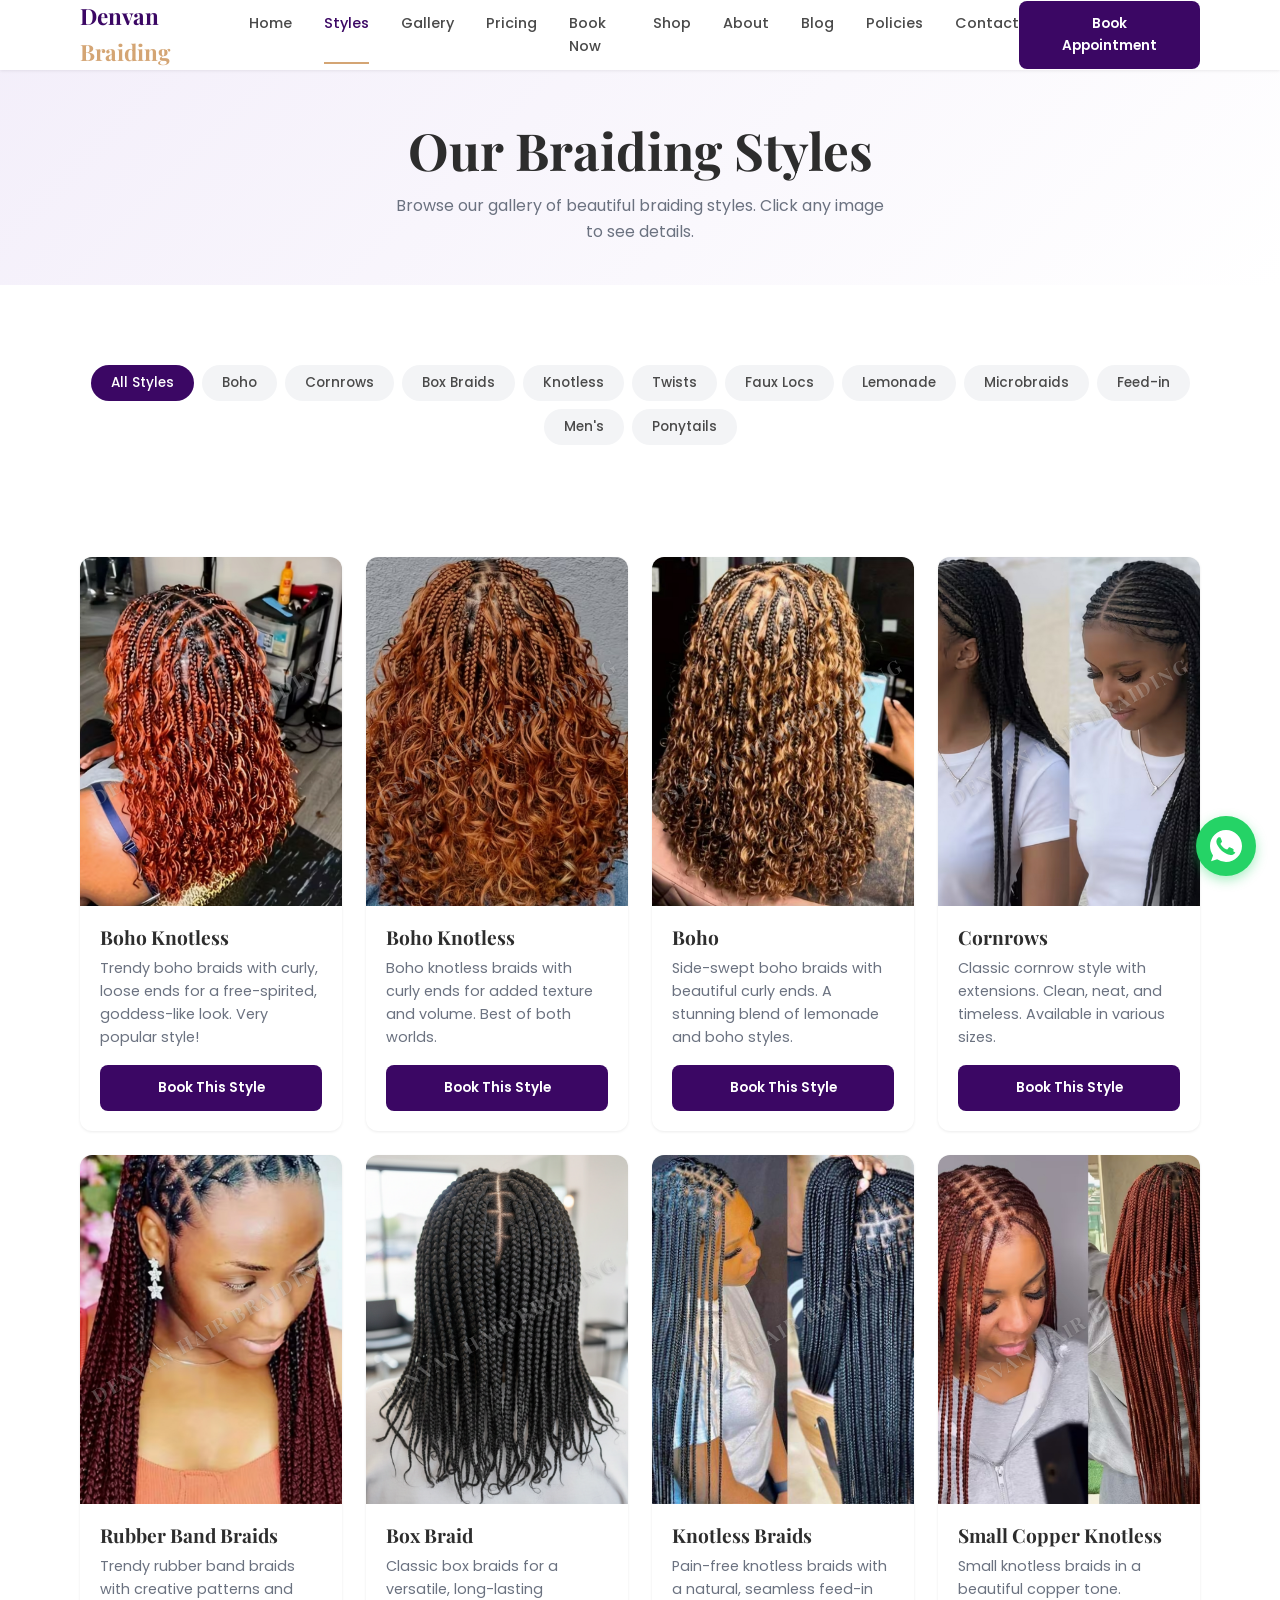
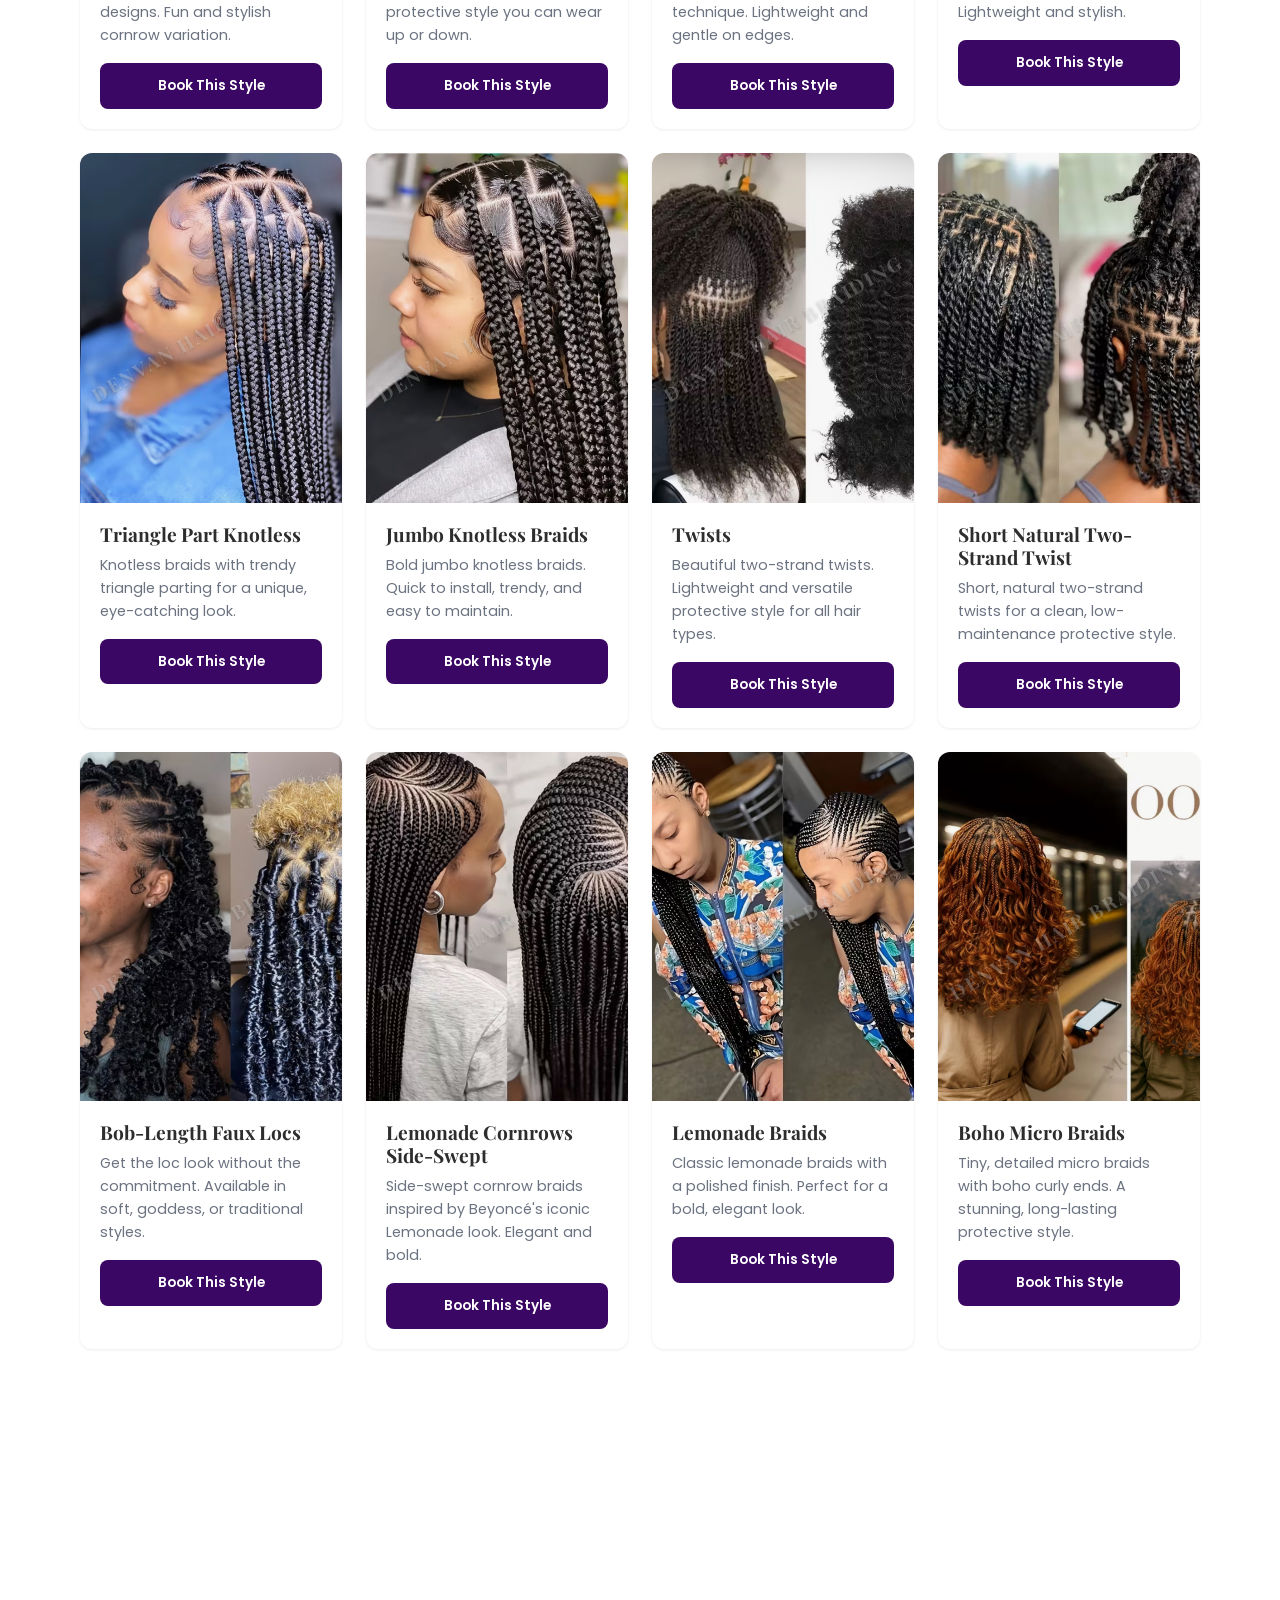
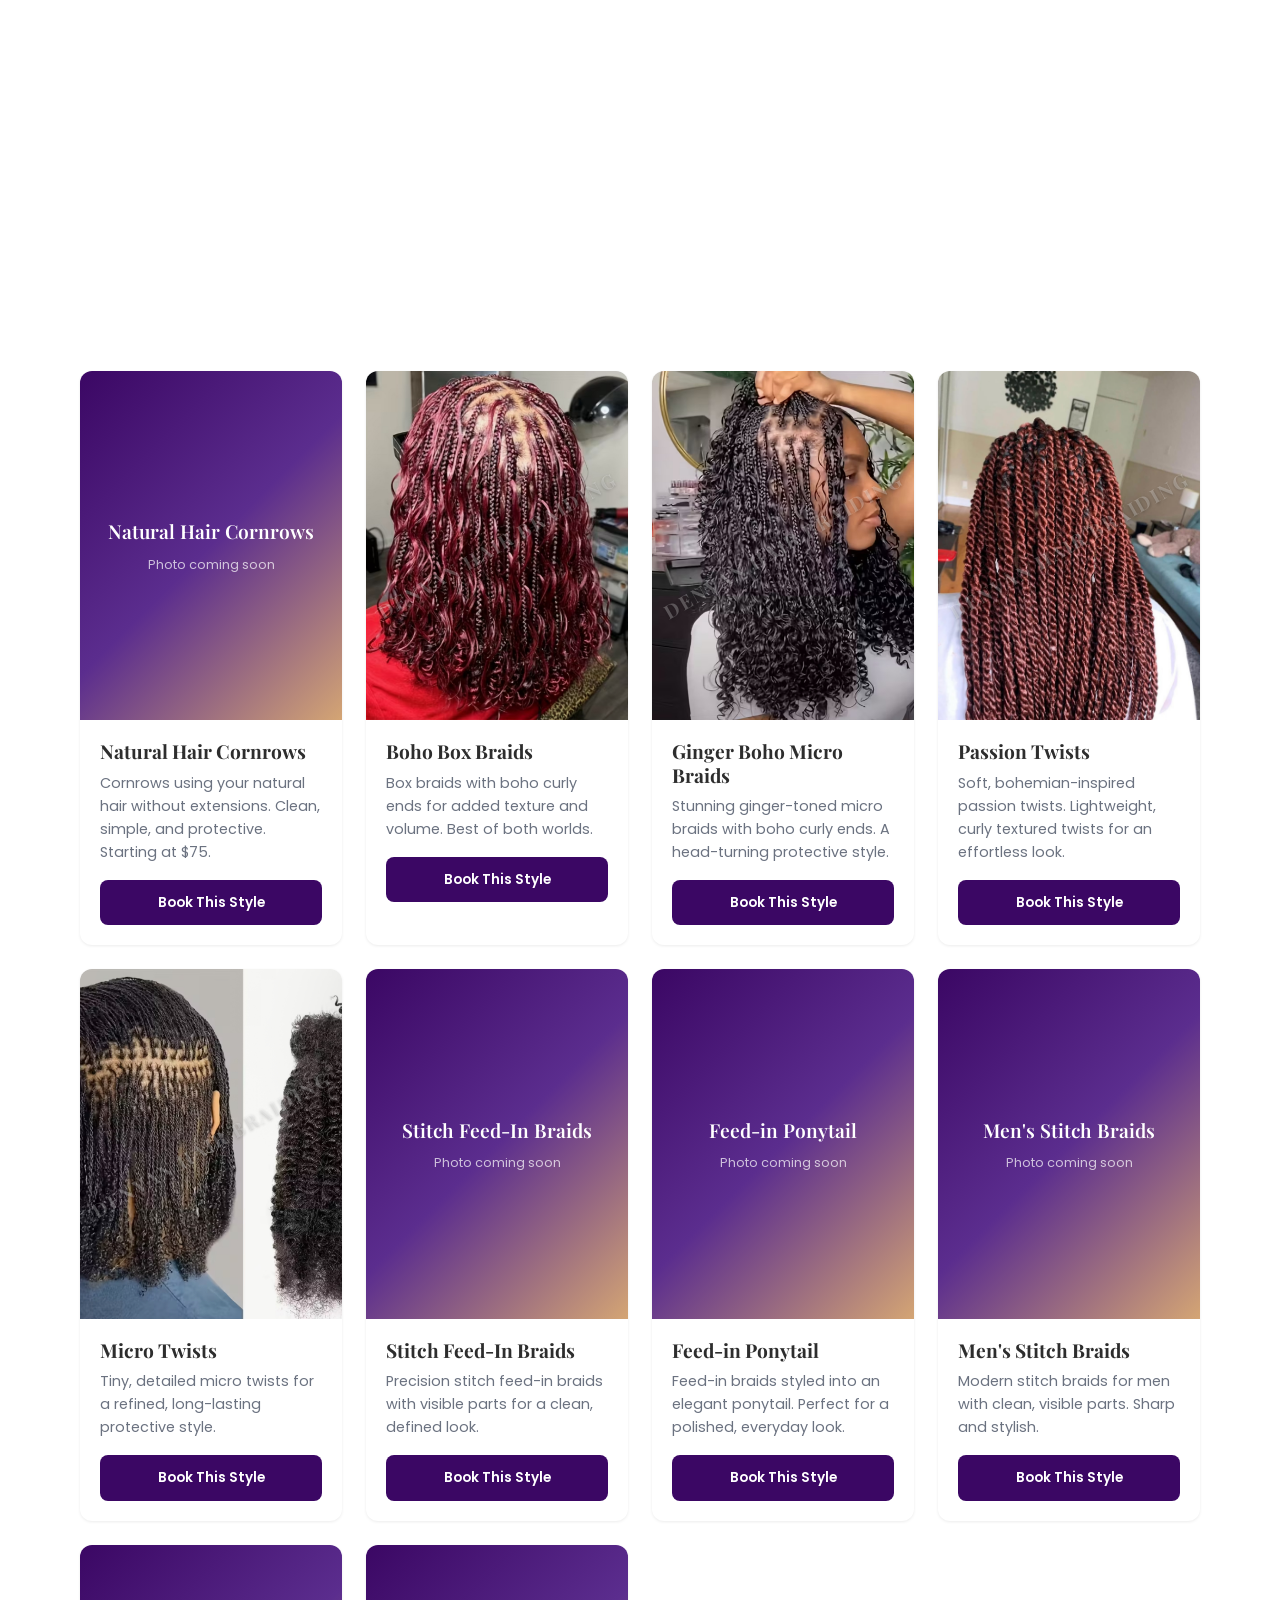
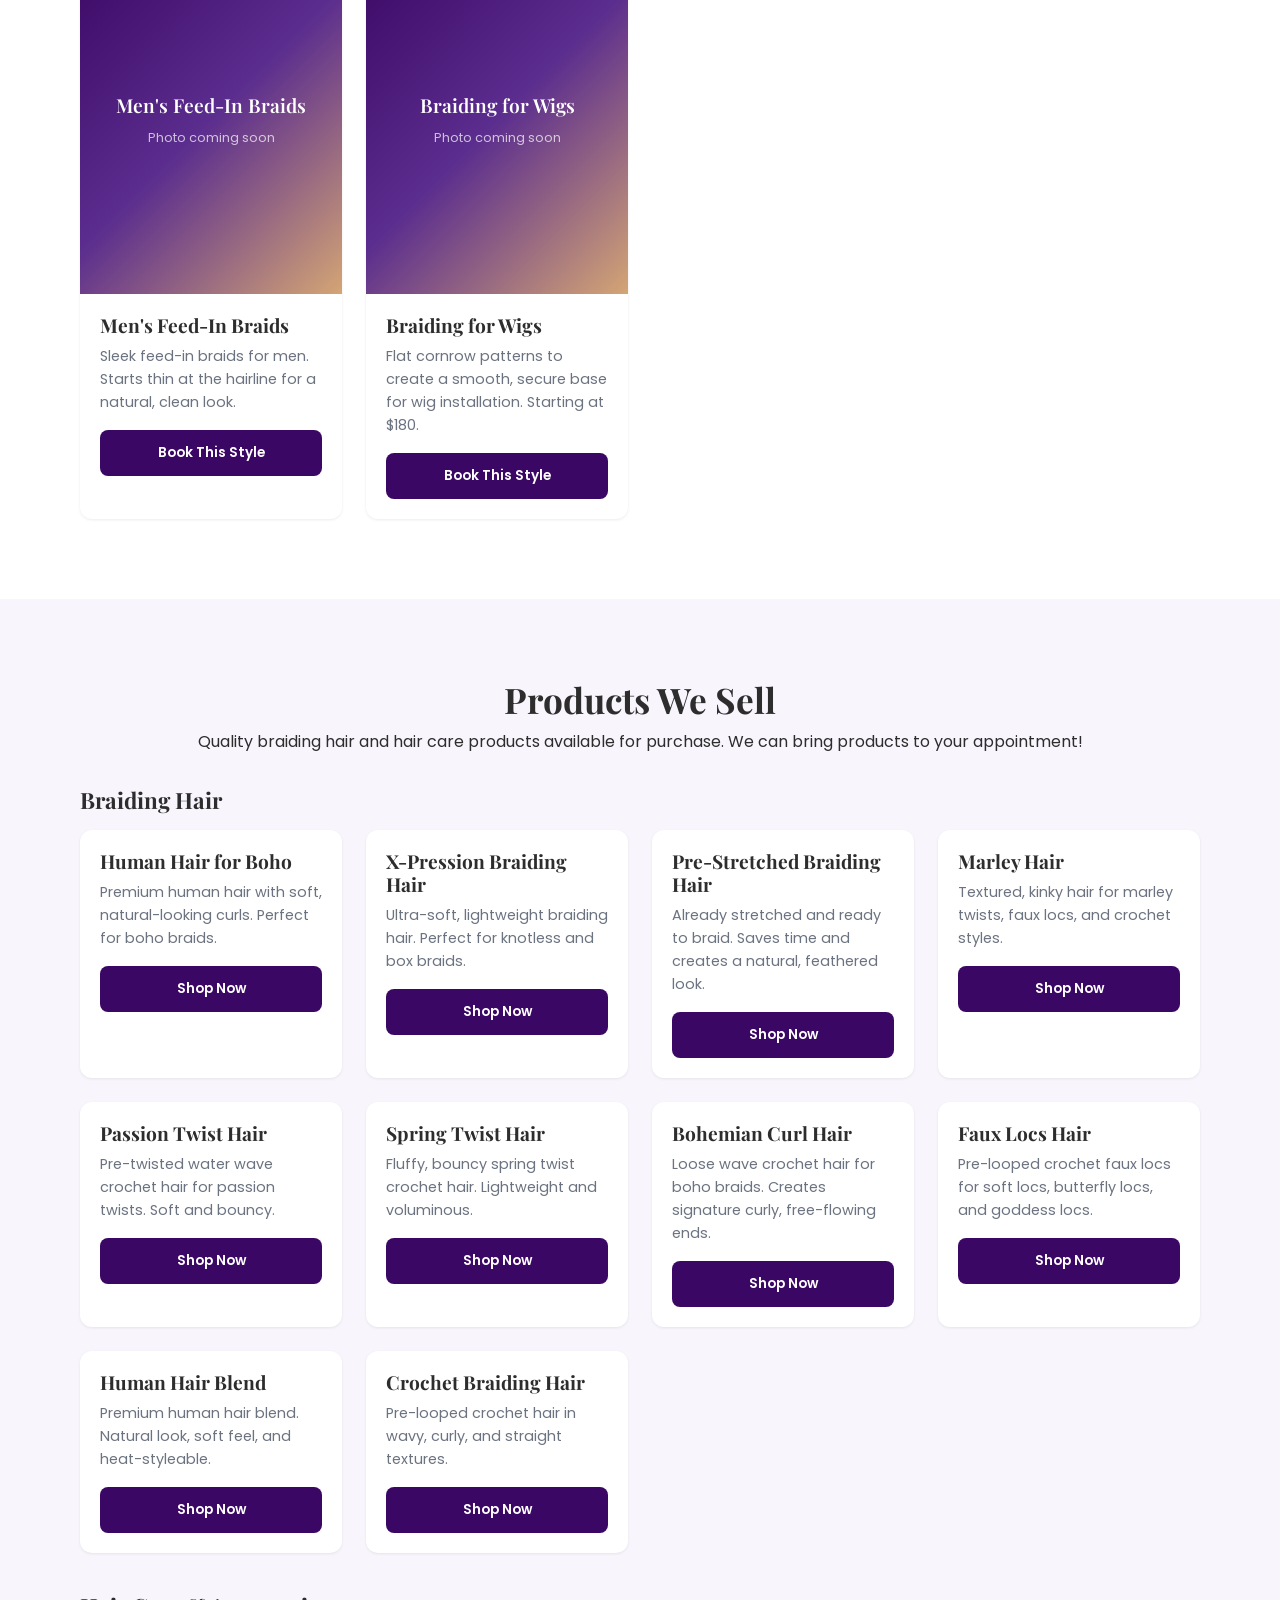
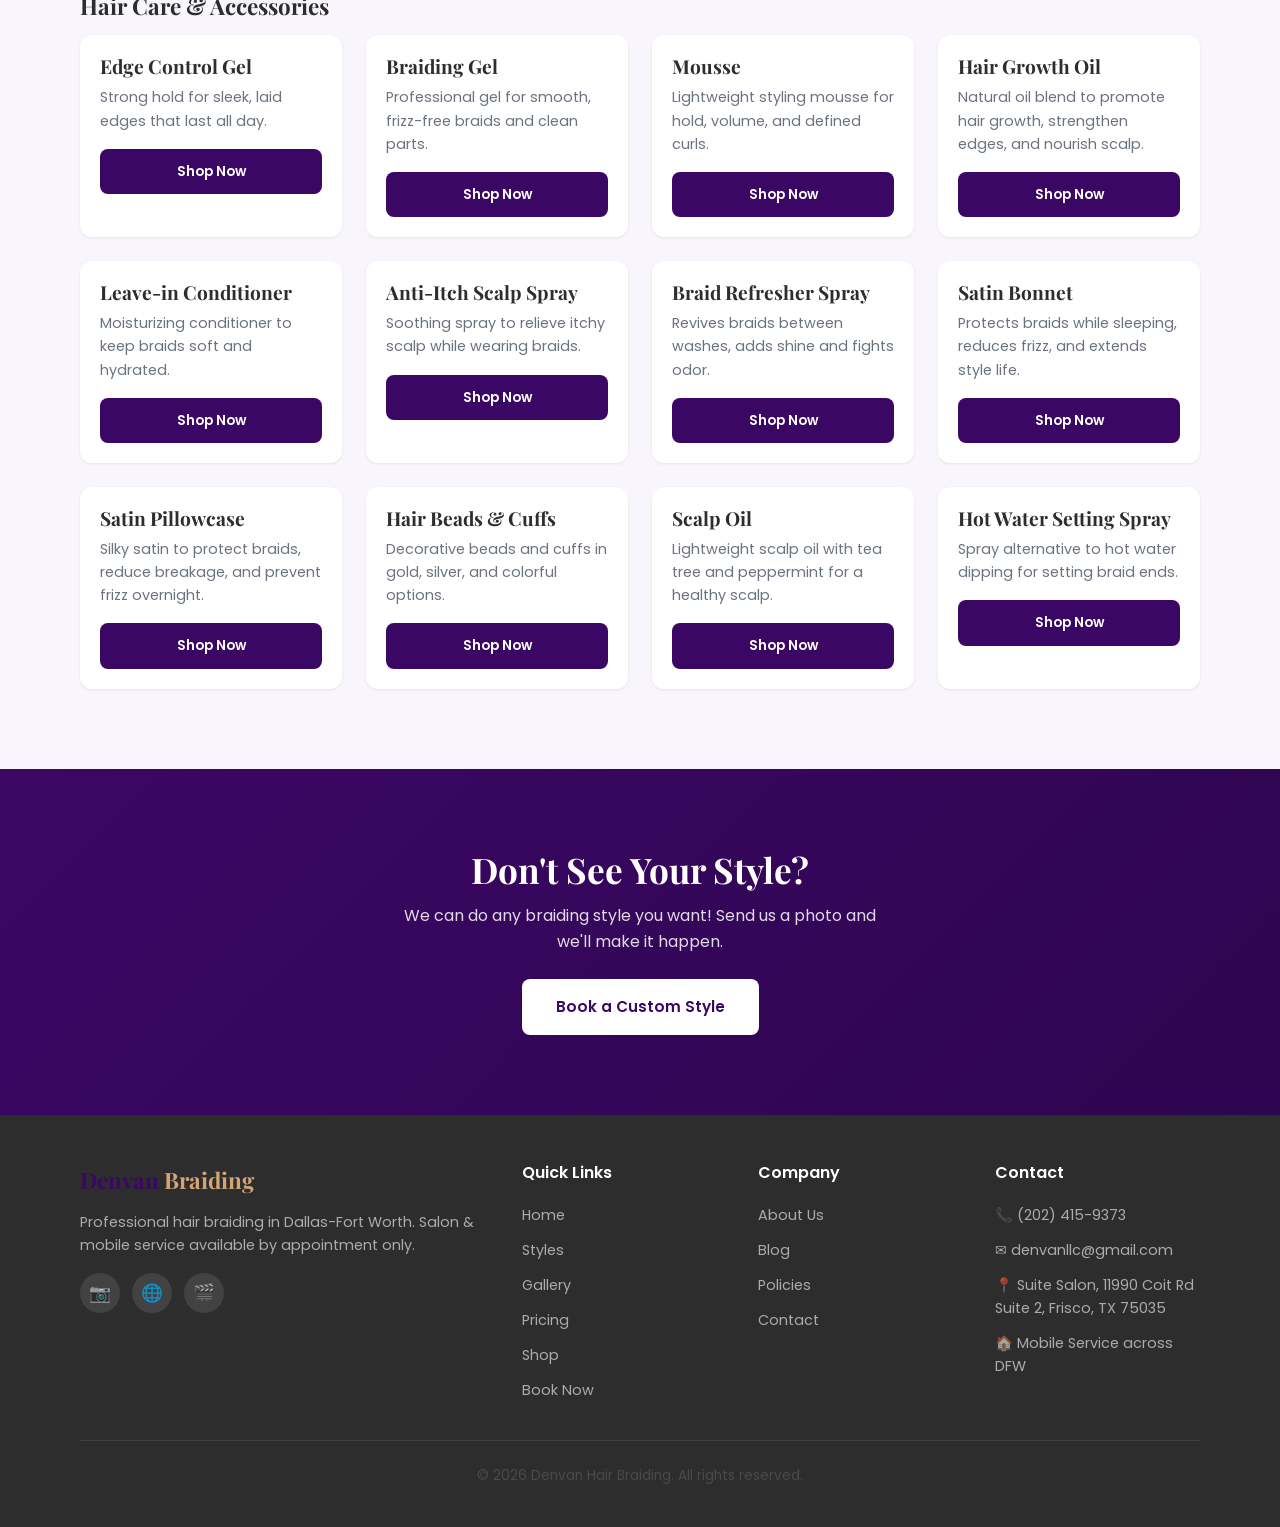
<file: styles.html>
<!DOCTYPE html>
<html lang="en">
<head>
  <meta charset="UTF-8">
  <meta name="viewport" content="width=device-width, initial-scale=1.0">
  <meta name="description" content="Explore our hair braiding styles - Cornrows, Knotless Braids, Box Braids, Twists, Boho, Lemonade, Feed-in Braids & more. Denvan Hair Braiding in DFW.">
  <title>Styles Gallery | Denvan Hair Braiding</title>
  <link rel="preconnect" href="https://fonts.googleapis.com">
  <link rel="preconnect" href="https://fonts.gstatic.com" crossorigin>
  <link href="https://fonts.googleapis.com/css2?family=Playfair+Display:wght@400;600;700&family=Poppins:wght@300;400;500;600;700&display=swap" rel="stylesheet">
  <link rel="stylesheet" href="css/style.css">
</head>
<body>

  <!-- Header -->
  <header class="header">
    <nav class="nav container">
      <a href="index.html" class="nav-logo">Denvan <span>Braiding</span></a>
      <div class="nav-links">
        <a href="index.html">Home</a>
        <a href="styles.html" class="active">Styles</a>
        <a href="gallery.html">Gallery</a>
        <a href="pricing.html">Pricing</a>
        <a href="book.html">Book Now</a>
        <a href="shop.html">Shop</a>
        <a href="about.html">About</a>
        <a href="blog.html">Blog</a>
        <a href="policy.html">Policies</a>
        <a href="contact.html">Contact</a>
      </div>
      <a href="book.html" class="btn btn-primary btn-sm nav-cta">Book Appointment</a>
      <button class="nav-toggle" aria-label="Toggle navigation">
        <span></span>
        <span></span>
        <span></span>
      </button>
    </nav>
  </header>

  <div class="mobile-menu">
    <a href="index.html">Home</a>
    <a href="styles.html" class="active">Styles</a>
    <a href="gallery.html">Gallery</a>
    <a href="pricing.html">Pricing</a>
    <a href="book.html">Book Now</a>
    <a href="shop.html">Shop</a>
    <a href="about.html">About</a>
    <a href="blog.html">Blog</a>
    <a href="policy.html">Policies</a>
    <a href="contact.html">Contact</a>
    <a href="book.html" class="btn btn-primary">Book Appointment</a>
  </div>

  <!-- Page Header -->
  <section class="page-header">
    <div class="container">
      <h1>Our Braiding Styles</h1>
      <p>Browse our gallery of beautiful braiding styles. Click any image to see details.</p>
    </div>
  </section>

  <!-- Filter Buttons -->
  <section class="section" style="padding-bottom: 0;">
    <div class="container">
      <div class="style-filter">
        <button class="filter-btn active" data-filter="all">All Styles</button>
        <button class="filter-btn" data-filter="boho">Boho</button>
        <button class="filter-btn" data-filter="cornrows">Cornrows</button>
        <button class="filter-btn" data-filter="box-braids">Box Braids</button>
        <button class="filter-btn" data-filter="knotless">Knotless</button>
        <button class="filter-btn" data-filter="twists">Twists</button>
        <button class="filter-btn" data-filter="protective">Faux Locs</button>
        <button class="filter-btn" data-filter="lemonade">Lemonade</button>
        <button class="filter-btn" data-filter="microbraids">Microbraids</button>
        <button class="filter-btn" data-filter="feedin">Feed-in</button>
        <button class="filter-btn" data-filter="mens">Men's</button>
        <button class="filter-btn" data-filter="ponytails">Ponytails</button>
      </div>
    </div>
  </section>

  <!-- Styles Gallery -->
  <section class="section">
    <div class="container">
      <div class="styles-grid">

        <!-- Boho Knotless -->
        <div class="style-card fade-in" data-category="boho">
          <div class="style-card-image">
            <div class="protected-image">
              <img src="images/boho-8.jpeg" alt="Boho Knotless">
              <div class="watermark"></div>
            </div>
            <div class="style-card-overlay"><span>&#x1F50D;</span></div>
          </div>
          <div class="style-card-body">
            <h3>Boho Knotless</h3>
<p>Trendy boho braids with curly, loose ends for a free-spirited, goddess-like look. Very popular style!</p>
            <a href="book.html" class="btn btn-primary btn-sm">Book This Style</a>
          </div>
        </div>

        <!-- Boho Knotless 2 -->
        <div class="style-card fade-in" data-category="boho">
          <div class="style-card-image">
            <div class="protected-image">
              <img src="images/boho-10.jpeg" alt="Boho Knotless">
              <div class="watermark"></div>
            </div>
            <div class="style-card-overlay"><span>&#x1F50D;</span></div>
          </div>
          <div class="style-card-body">
            <h3>Boho Knotless</h3>
<p>Boho knotless braids with curly ends for added texture and volume. Best of both worlds.</p>
            <a href="book.html" class="btn btn-primary btn-sm">Book This Style</a>
          </div>
        </div>

        <!-- Boho -->
        <div class="style-card fade-in" data-category="boho">
          <div class="style-card-image">
            <div class="protected-image">
              <img src="images/boho-15.jpeg" alt="Boho">
              <div class="watermark"></div>
            </div>
            <div class="style-card-overlay"><span>&#x1F50D;</span></div>
          </div>
          <div class="style-card-body">
            <h3>Boho</h3>
<p>Side-swept boho braids with beautiful curly ends. A stunning blend of lemonade and boho styles.</p>
            <a href="book.html" class="btn btn-primary btn-sm">Book This Style</a>
          </div>
        </div>

        <!-- Cornrows 1 -->
        <div class="style-card fade-in" data-category="cornrows">
          <div class="style-card-image">
            <div class="protected-image">
              <img src="images/cornrows-3.jpeg" alt="Cornrows">
              <div class="watermark"></div>
            </div>
            <div class="style-card-overlay"><span>&#x1F50D;</span></div>
          </div>
          <div class="style-card-body">
            <h3>Cornrows</h3>
<p>Classic cornrow style with extensions. Clean, neat, and timeless. Available in various sizes.</p>
            <a href="book.html" class="btn btn-primary btn-sm">Book This Style</a>
          </div>
        </div>

        <!-- Rubber Band Braids -->
        <div class="style-card fade-in" data-category="cornrows">
          <div class="style-card-image">
            <div class="protected-image">
              <img src="images/rubberben-braids.jpeg" alt="Rubber Band Braids">
              <div class="watermark"></div>
            </div>
            <div class="style-card-overlay"><span>&#x1F50D;</span></div>
          </div>
          <div class="style-card-body">
            <h3>Rubber Band Braids</h3>
<p>Trendy rubber band braids with creative patterns and designs. Fun and stylish cornrow variation.</p>
            <a href="book.html" class="btn btn-primary btn-sm">Book This Style</a>
          </div>
        </div>

        <!-- Box Braid -->
        <div class="style-card fade-in" data-category="box-braids">
          <div class="style-card-image">
            <div class="protected-image">
              <img src="images/IMG_7942.png" alt="Box Braid">
              <div class="watermark"></div>
            </div>
            <div class="style-card-overlay"><span>&#x1F50D;</span></div>
          </div>
          <div class="style-card-body">
            <h3>Box Braid</h3>
<p>Classic box braids for a versatile, long-lasting protective style you can wear up or down.</p>
            <a href="book.html" class="btn btn-primary btn-sm">Book This Style</a>
          </div>
        </div>

        <!-- Knotless Braids -->
        <div class="style-card fade-in" data-category="knotless">
          <div class="style-card-image">
            <div class="protected-image">
              <img src="images/knotless.jpeg" alt="Knotless Braids">
              <div class="watermark"></div>
            </div>
            <div class="style-card-overlay"><span>&#x1F50D;</span></div>
          </div>
          <div class="style-card-body">
            <h3>Knotless Braids</h3>
<p>Pain-free knotless braids with a natural, seamless feed-in technique. Lightweight and gentle on edges.</p>
            <a href="book.html" class="btn btn-primary btn-sm">Book This Style</a>
          </div>
        </div>

        <!-- Small Copper Knotless -->
        <div class="style-card fade-in" data-category="knotless">
          <div class="style-card-image">
            <div class="protected-image">
              <img src="images/small-knotless.jpeg" alt="Small Copper Knotless">
              <div class="watermark"></div>
            </div>
            <div class="style-card-overlay"><span>&#x1F50D;</span></div>
          </div>
          <div class="style-card-body">
            <h3>Small Copper Knotless</h3>
<p>Small knotless braids in a beautiful copper tone. Lightweight and stylish.</p>
            <a href="book.html" class="btn btn-primary btn-sm">Book This Style</a>
          </div>
        </div>

        <!-- Triangle Part Knotless -->
        <div class="style-card fade-in" data-category="knotless">
          <div class="style-card-image">
            <div class="protected-image">
              <img src="images/triangle-knotless.jpeg" alt="Triangle Part Knotless">
              <div class="watermark"></div>
            </div>
            <div class="style-card-overlay"><span>&#x1F50D;</span></div>
          </div>
          <div class="style-card-body">
            <h3>Triangle Part Knotless</h3>
<p>Knotless braids with trendy triangle parting for a unique, eye-catching look.</p>
            <a href="book.html" class="btn btn-primary btn-sm">Book This Style</a>
          </div>
        </div>

        <!-- Jumbo Knotless Braids -->
        <div class="style-card fade-in" data-category="knotless">
          <div class="style-card-image">
            <div class="protected-image">
              <img src="images/jumbo-knotless.jpeg" alt="Jumbo Knotless Braids">
              <div class="watermark"></div>
            </div>
            <div class="style-card-overlay"><span>&#x1F50D;</span></div>
          </div>
          <div class="style-card-body">
            <h3>Jumbo Knotless Braids</h3>
<p>Bold jumbo knotless braids. Quick to install, trendy, and easy to maintain.</p>
            <a href="book.html" class="btn btn-primary btn-sm">Book This Style</a>
          </div>
        </div>

        <!-- Twist 1 -->
        <div class="style-card fade-in" data-category="twists">
          <div class="style-card-image">
            <div class="protected-image">
              <img src="images/twist.jpeg" alt="Twists">
              <div class="watermark"></div>
            </div>
            <div class="style-card-overlay"><span>&#x1F50D;</span></div>
          </div>
          <div class="style-card-body">
            <h3>Twists</h3>
<p>Beautiful two-strand twists. Lightweight and versatile protective style for all hair types.</p>
            <a href="book.html" class="btn btn-primary btn-sm">Book This Style</a>
          </div>
        </div>

        <!-- Short Natural Two-Strand Twist -->
        <div class="style-card fade-in" data-category="twists">
          <div class="style-card-image">
            <div class="protected-image">
              <img src="images/natural-twist.jpeg" alt="Short Natural Two-Strand Twist">
              <div class="watermark"></div>
            </div>
            <div class="style-card-overlay"><span>&#x1F50D;</span></div>
          </div>
          <div class="style-card-body">
            <h3>Short Natural Two-Strand Twist</h3>
<p>Short, natural two-strand twists for a clean, low-maintenance protective style.</p>
            <a href="book.html" class="btn btn-primary btn-sm">Book This Style</a>
          </div>
        </div>

        <!-- Bob-Length Faux Locs -->
        <div class="style-card fade-in" data-category="protective">
          <div class="style-card-image">
            <div class="protected-image">
              <img src="images/faux-locs.jpeg" alt="Bob-Length Faux Locs">
              <div class="watermark"></div>
            </div>
            <div class="style-card-overlay"><span>&#x1F50D;</span></div>
          </div>
          <div class="style-card-body">
            <h3>Bob-Length Faux Locs</h3>
<p>Get the loc look without the commitment. Available in soft, goddess, or traditional styles.</p>
            <a href="book.html" class="btn btn-primary btn-sm">Book This Style</a>
          </div>
        </div>

        <!-- Lemonade Cornrows Side-Swept -->
        <div class="style-card fade-in" data-category="lemonade">
          <div class="style-card-image">
            <div class="protected-image">
              <img src="images/lemonade.jpeg" alt="Lemonade Cornrows Side-Swept">
              <div class="watermark"></div>
            </div>
            <div class="style-card-overlay"><span>&#x1F50D;</span></div>
          </div>
          <div class="style-card-body">
            <h3>Lemonade Cornrows Side-Swept</h3>
<p>Side-swept cornrow braids inspired by Beyonc&eacute;'s iconic Lemonade look. Elegant and bold.</p>
            <a href="book.html" class="btn btn-primary btn-sm">Book This Style</a>
          </div>
        </div>

        <!-- Lemonade Braids -->
        <div class="style-card fade-in" data-category="lemonade">
          <div class="style-card-image">
            <div class="protected-image">
              <img src="images/lemonade-1.jpeg" alt="Lemonade Braids">
              <div class="watermark"></div>
            </div>
            <div class="style-card-overlay"><span>&#x1F50D;</span></div>
          </div>
          <div class="style-card-body">
            <h3>Lemonade Braids</h3>
<p>Classic lemonade braids with a polished finish. Perfect for a bold, elegant look.</p>
            <a href="book.html" class="btn btn-primary btn-sm">Book This Style</a>
          </div>
        </div>

        <!-- Boho Micro Braids -->
        <div class="style-card fade-in" data-category="microbraids">
          <div class="style-card-image">
            <div class="protected-image">
              <img src="images/micro-braids.jpeg" alt="Boho Micro Braids">
              <div class="watermark"></div>
            </div>
            <div class="style-card-overlay"><span>&#x1F50D;</span></div>
          </div>
          <div class="style-card-body">
            <h3>Boho Micro Braids</h3>
<p>Tiny, detailed micro braids with boho curly ends. A stunning, long-lasting protective style.</p>
            <a href="book.html" class="btn btn-primary btn-sm">Book This Style</a>
          </div>
        </div>

        <!-- Micro Braids With Curly Ends -->
        <div class="style-card fade-in" data-category="microbraids">
          <div class="style-card-image">
            <div class="protected-image">
              <img src="images/boho-mirco-braids.jpeg" alt="Micro Braids With Curly Ends">
              <div class="watermark"></div>
            </div>
            <div class="style-card-overlay"><span>&#x1F50D;</span></div>
          </div>
          <div class="style-card-body">
            <h3>Micro Braids With Curly Ends</h3>
<p>Micro braids with beautiful curly ends for extra volume and texture.</p>
            <a href="book.html" class="btn btn-primary btn-sm">Book This Style</a>
          </div>
        </div>

        <!-- Feed-in Braids -->
        <div class="style-card fade-in" data-category="feedin">
          <div class="style-card-image">
            <div class="protected-image">
              <img src="images/cornrows-2.jpeg" alt="Feed-in Braids">
              <div class="watermark"></div>
            </div>
            <div class="style-card-overlay"><span>&#x1F50D;</span></div>
          </div>
          <div class="style-card-body">
            <h3>Feed-in Braids</h3>
<p>Sleek feed-in braids that start thin and gradually thicken for a natural, flat look. Gentle on edges.</p>
            <a href="book.html" class="btn btn-primary btn-sm">Book This Style</a>
          </div>
        </div>

        <!-- Men's Cornrows -->
        <div class="style-card fade-in" data-category="mens">
          <div class="style-card-image">
            <div class="placeholder-image">
              <span>Men's Cornrows</span>
              <small>Photo coming soon</small>
            </div>
          </div>
          <div class="style-card-body">
            <h3>Men's Cornrows</h3>
<p>Clean, sharp cornrow styles for men. Straight-backs, stitch braids, and custom designs.</p>
            <a href="book.html" class="btn btn-primary btn-sm">Book This Style</a>
          </div>
        </div>

        <!-- Ponytails -->
        <div class="style-card fade-in" data-category="ponytails">
          <div class="style-card-image">
            <div class="placeholder-image">
              <span>Ponytails</span>
              <small>Photo coming soon</small>
            </div>
          </div>
          <div class="style-card-body">
            <h3>Ponytails</h3>
<p>Braided ponytails for a polished, elegant look. Perfect for any occasion.</p>
            <a href="book.html" class="btn btn-primary btn-sm">Book This Style</a>
          </div>
        </div>

        <!-- Natural Hair Cornrows -->
        <div class="style-card fade-in" data-category="cornrows">
          <div class="style-card-image">
            <div class="placeholder-image">
              <span>Natural Hair Cornrows</span>
              <small>Photo coming soon</small>
            </div>
          </div>
          <div class="style-card-body">
            <h3>Natural Hair Cornrows</h3>
<p>Cornrows using your natural hair without extensions. Clean, simple, and protective. Starting at $75.</p>
            <a href="book.html" class="btn btn-primary btn-sm">Book This Style</a>
          </div>
        </div>

        <!-- Boho Box Braids -->
        <div class="style-card fade-in" data-category="boho">
          <div class="style-card-image">
            <div class="protected-image">
              <img src="images/boho-16.jpeg" alt="Boho Box Braids">
              <div class="watermark"></div>
            </div>
            <div class="style-card-overlay"><span>&#x1F50D;</span></div>
          </div>
          <div class="style-card-body">
            <h3>Boho Box Braids</h3>
<p>Box braids with boho curly ends for added texture and volume. Best of both worlds.</p>
            <a href="book.html" class="btn btn-primary btn-sm">Book This Style</a>
          </div>
        </div>

        <!-- Ginger Boho Micro Braids -->
        <div class="style-card fade-in" data-category="microbraids">
          <div class="style-card-image">
            <div class="protected-image">
              <img src="images/mirco-braids.jpeg" alt="Ginger Boho Micro Braids">
              <div class="watermark"></div>
            </div>
            <div class="style-card-overlay"><span>&#x1F50D;</span></div>
          </div>
          <div class="style-card-body">
            <h3>Ginger Boho Micro Braids</h3>
<p>Stunning ginger-toned micro braids with boho curly ends. A head-turning protective style.</p>
            <a href="book.html" class="btn btn-primary btn-sm">Book This Style</a>
          </div>
        </div>

        <!-- Passion Twists -->
        <div class="style-card fade-in" data-category="twists">
          <div class="style-card-image">
            <div class="protected-image">
              <img src="images/IMG_8046.jpeg" alt="Passion Twists">
              <div class="watermark"></div>
            </div>
            <div class="style-card-overlay"><span>&#x1F50D;</span></div>
          </div>
          <div class="style-card-body">
            <h3>Passion Twists</h3>
<p>Soft, bohemian-inspired passion twists. Lightweight, curly textured twists for an effortless look.</p>
            <a href="book.html" class="btn btn-primary btn-sm">Book This Style</a>
          </div>
        </div>

        <!-- Micro Twists -->
        <div class="style-card fade-in" data-category="twists">
          <div class="style-card-image">
            <div class="protected-image">
              <img src="images/micro-twist.jpeg" alt="Micro Twists">
              <div class="watermark"></div>
            </div>
            <div class="style-card-overlay"><span>&#x1F50D;</span></div>
          </div>
          <div class="style-card-body">
            <h3>Micro Twists</h3>
<p>Tiny, detailed micro twists for a refined, long-lasting protective style.</p>
            <a href="book.html" class="btn btn-primary btn-sm">Book This Style</a>
          </div>
        </div>

        <!-- Stitch Feed-In Braids -->
        <div class="style-card fade-in" data-category="feedin">
          <div class="style-card-image">
            <div class="placeholder-image">
              <span>Stitch Feed-In Braids</span>
              <small>Photo coming soon</small>
            </div>
          </div>
          <div class="style-card-body">
            <h3>Stitch Feed-In Braids</h3>
<p>Precision stitch feed-in braids with visible parts for a clean, defined look.</p>
            <a href="book.html" class="btn btn-primary btn-sm">Book This Style</a>
          </div>
        </div>

        <!-- Feed-in Ponytail -->
        <div class="style-card fade-in" data-category="feedin">
          <div class="style-card-image">
            <div class="placeholder-image">
              <span>Feed-in Ponytail</span>
              <small>Photo coming soon</small>
            </div>
          </div>
          <div class="style-card-body">
            <h3>Feed-in Ponytail</h3>
<p>Feed-in braids styled into an elegant ponytail. Perfect for a polished, everyday look.</p>
            <a href="book.html" class="btn btn-primary btn-sm">Book This Style</a>
          </div>
        </div>

        <!-- Men's Stitch Braids -->
        <div class="style-card fade-in" data-category="mens">
          <div class="style-card-image">
            <div class="placeholder-image">
              <span>Men's Stitch Braids</span>
              <small>Photo coming soon</small>
            </div>
          </div>
          <div class="style-card-body">
            <h3>Men's Stitch Braids</h3>
<p>Modern stitch braids for men with clean, visible parts. Sharp and stylish.</p>
            <a href="book.html" class="btn btn-primary btn-sm">Book This Style</a>
          </div>
        </div>

        <!-- Men's Feed-In Braids -->
        <div class="style-card fade-in" data-category="mens">
          <div class="style-card-image">
            <div class="placeholder-image">
              <span>Men's Feed-In Braids</span>
              <small>Photo coming soon</small>
            </div>
          </div>
          <div class="style-card-body">
            <h3>Men's Feed-In Braids</h3>
<p>Sleek feed-in braids for men. Starts thin at the hairline for a natural, clean look.</p>
            <a href="book.html" class="btn btn-primary btn-sm">Book This Style</a>
          </div>
        </div>

        <!-- Braiding for Wigs -->
        <div class="style-card fade-in" data-category="cornrows">
          <div class="style-card-image">
            <div class="placeholder-image">
              <span>Braiding for Wigs</span>
              <small>Photo coming soon</small>
            </div>
          </div>
          <div class="style-card-body">
            <h3>Braiding for Wigs</h3>
<p>Flat cornrow patterns to create a smooth, secure base for wig installation. Starting at $180.</p>
            <a href="book.html" class="btn btn-primary btn-sm">Book This Style</a>
          </div>
        </div>

      </div>
    </div>
  </section>

  <!-- Products We Sell -->
  <section class="section" style="background: var(--light);">
    <div class="container">
      <h2 style="text-align:center; margin-bottom: 8px;">Products We Sell</h2>
      <p style="text-align:center; color: var(--text-light); margin-bottom: 32px;">Quality braiding hair and hair care products available for purchase. We can bring products to your appointment!</p>

      <h3 style="margin-bottom: 16px;">Braiding Hair</h3>
      <div class="styles-grid" style="margin-bottom: 40px;">
        <div class="style-card fade-in">
          <div class="style-card-body">
            <h3>Human Hair for Boho</h3>
<p>Premium human hair with soft, natural-looking curls. Perfect for boho braids.</p>
            <a href="shop.html" class="btn btn-primary btn-sm">Shop Now</a>
          </div>
        </div>
        <div class="style-card fade-in">
          <div class="style-card-body">
            <h3>X-Pression Braiding Hair</h3>
<p>Ultra-soft, lightweight braiding hair. Perfect for knotless and box braids.</p>
            <a href="shop.html" class="btn btn-primary btn-sm">Shop Now</a>
          </div>
        </div>
        <div class="style-card fade-in">
          <div class="style-card-body">
            <h3>Pre-Stretched Braiding Hair</h3>
<p>Already stretched and ready to braid. Saves time and creates a natural, feathered look.</p>
            <a href="shop.html" class="btn btn-primary btn-sm">Shop Now</a>
          </div>
        </div>
        <div class="style-card fade-in">
          <div class="style-card-body">
            <h3>Marley Hair</h3>
<p>Textured, kinky hair for marley twists, faux locs, and crochet styles.</p>
            <a href="shop.html" class="btn btn-primary btn-sm">Shop Now</a>
          </div>
        </div>
        <div class="style-card fade-in">
          <div class="style-card-body">
            <h3>Passion Twist Hair</h3>
<p>Pre-twisted water wave crochet hair for passion twists. Soft and bouncy.</p>
            <a href="shop.html" class="btn btn-primary btn-sm">Shop Now</a>
          </div>
        </div>
        <div class="style-card fade-in">
          <div class="style-card-body">
            <h3>Spring Twist Hair</h3>
<p>Fluffy, bouncy spring twist crochet hair. Lightweight and voluminous.</p>
            <a href="shop.html" class="btn btn-primary btn-sm">Shop Now</a>
          </div>
        </div>
        <div class="style-card fade-in">
          <div class="style-card-body">
            <h3>Bohemian Curl Hair</h3>
<p>Loose wave crochet hair for boho braids. Creates signature curly, free-flowing ends.</p>
            <a href="shop.html" class="btn btn-primary btn-sm">Shop Now</a>
          </div>
        </div>
        <div class="style-card fade-in">
          <div class="style-card-body">
            <h3>Faux Locs Hair</h3>
<p>Pre-looped crochet faux locs for soft locs, butterfly locs, and goddess locs.</p>
            <a href="shop.html" class="btn btn-primary btn-sm">Shop Now</a>
          </div>
        </div>
        <div class="style-card fade-in">
          <div class="style-card-body">
            <h3>Human Hair Blend</h3>
<p>Premium human hair blend. Natural look, soft feel, and heat-styleable.</p>
            <a href="shop.html" class="btn btn-primary btn-sm">Shop Now</a>
          </div>
        </div>
        <div class="style-card fade-in">
          <div class="style-card-body">
            <h3>Crochet Braiding Hair</h3>
<p>Pre-looped crochet hair in wavy, curly, and straight textures.</p>
            <a href="shop.html" class="btn btn-primary btn-sm">Shop Now</a>
          </div>
        </div>
      </div>

      <h3 style="margin-bottom: 16px;">Hair Care &amp; Accessories</h3>
      <div class="styles-grid">
        <div class="style-card fade-in">
          <div class="style-card-body">
            <h3>Edge Control Gel</h3>
<p>Strong hold for sleek, laid edges that last all day.</p>
            <a href="shop.html" class="btn btn-primary btn-sm">Shop Now</a>
          </div>
        </div>
        <div class="style-card fade-in">
          <div class="style-card-body">
            <h3>Braiding Gel</h3>
<p>Professional gel for smooth, frizz-free braids and clean parts.</p>
            <a href="shop.html" class="btn btn-primary btn-sm">Shop Now</a>
          </div>
        </div>
        <div class="style-card fade-in">
          <div class="style-card-body">
            <h3>Mousse</h3>
<p>Lightweight styling mousse for hold, volume, and defined curls.</p>
            <a href="shop.html" class="btn btn-primary btn-sm">Shop Now</a>
          </div>
        </div>
        <div class="style-card fade-in">
          <div class="style-card-body">
            <h3>Hair Growth Oil</h3>
<p>Natural oil blend to promote hair growth, strengthen edges, and nourish scalp.</p>
            <a href="shop.html" class="btn btn-primary btn-sm">Shop Now</a>
          </div>
        </div>
        <div class="style-card fade-in">
          <div class="style-card-body">
            <h3>Leave-in Conditioner</h3>
<p>Moisturizing conditioner to keep braids soft and hydrated.</p>
            <a href="shop.html" class="btn btn-primary btn-sm">Shop Now</a>
          </div>
        </div>
        <div class="style-card fade-in">
          <div class="style-card-body">
            <h3>Anti-Itch Scalp Spray</h3>
<p>Soothing spray to relieve itchy scalp while wearing braids.</p>
            <a href="shop.html" class="btn btn-primary btn-sm">Shop Now</a>
          </div>
        </div>
        <div class="style-card fade-in">
          <div class="style-card-body">
            <h3>Braid Refresher Spray</h3>
<p>Revives braids between washes, adds shine and fights odor.</p>
            <a href="shop.html" class="btn btn-primary btn-sm">Shop Now</a>
          </div>
        </div>
        <div class="style-card fade-in">
          <div class="style-card-body">
            <h3>Satin Bonnet</h3>
<p>Protects braids while sleeping, reduces frizz, and extends style life.</p>
            <a href="shop.html" class="btn btn-primary btn-sm">Shop Now</a>
          </div>
        </div>
        <div class="style-card fade-in">
          <div class="style-card-body">
            <h3>Satin Pillowcase</h3>
<p>Silky satin to protect braids, reduce breakage, and prevent frizz overnight.</p>
            <a href="shop.html" class="btn btn-primary btn-sm">Shop Now</a>
          </div>
        </div>
        <div class="style-card fade-in">
          <div class="style-card-body">
            <h3>Hair Beads &amp; Cuffs</h3>
<p>Decorative beads and cuffs in gold, silver, and colorful options.</p>
            <a href="shop.html" class="btn btn-primary btn-sm">Shop Now</a>
          </div>
        </div>
        <div class="style-card fade-in">
          <div class="style-card-body">
            <h3>Scalp Oil</h3>
<p>Lightweight scalp oil with tea tree and peppermint for a healthy scalp.</p>
            <a href="shop.html" class="btn btn-primary btn-sm">Shop Now</a>
          </div>
        </div>
        <div class="style-card fade-in">
          <div class="style-card-body">
            <h3>Hot Water Setting Spray</h3>
<p>Spray alternative to hot water dipping for setting braid ends.</p>
            <a href="shop.html" class="btn btn-primary btn-sm">Shop Now</a>
          </div>
        </div>
      </div>
    </div>
  </section>

  <!-- CTA -->
  <section class="cta-section">
    <div class="container">
      <h2>Don't See Your Style?</h2>
      <p>We can do any braiding style you want! Send us a photo and we'll make it happen.</p>
      <a href="book.html" class="btn btn-white">Book a Custom Style</a>
    </div>
  </section>

  <!-- Lightbox -->
  <div class="lightbox">
    <button class="lightbox-close" aria-label="Close">&times;</button>
    <div class="lightbox-content"></div>
  </div>

  <!-- Footer -->
  <footer class="footer">
    <div class="container">
      <div class="footer-grid">
        <div class="footer-brand">
          <a href="index.html" class="nav-logo">Denvan <span>Braiding</span></a>
          <p>Professional hair braiding in Dallas-Fort Worth. Salon &amp; mobile service available by appointment only.</p>
          <div class="footer-social">
            <a href="#" aria-label="Instagram">&#x1F4F7;</a>
            <a href="#" aria-label="Facebook">&#x1F310;</a>
            <a href="#" aria-label="TikTok">&#x1F3AC;</a>
          </div>
        </div>
        <div>
          <h4>Quick Links</h4>
          <div class="footer-links">
            <a href="index.html">Home</a>
            <a href="styles.html">Styles</a>
            <a href="gallery.html">Gallery</a>
            <a href="pricing.html">Pricing</a>
            <a href="shop.html">Shop</a>
            <a href="book.html">Book Now</a>
          </div>
        </div>
        <div>
          <h4>Company</h4>
          <div class="footer-links">
            <a href="about.html">About Us</a>
            <a href="blog.html">Blog</a>
            <a href="policy.html">Policies</a>
            <a href="contact.html">Contact</a>
          </div>
        </div>
        <div>
          <h4>Contact</h4>
          <div class="footer-links">
            <a href="tel:+12024159373">&#x1F4DE; (202) 415-9373</a>
            <a href="mailto:denvanllc@gmail.com">&#x2709; denvanllc@gmail.com</a>
            <a>&#x1F4CD; Suite Salon, 11990 Coit Rd Suite 2, Frisco, TX 75035</a>
            <a>&#x1F3E0; Mobile Service across DFW</a>
          </div>
        </div>
      </div>
      <div class="footer-bottom">
        <p>&copy; 2026 Denvan Hair Braiding. All rights reserved.</p>
      </div>
    </div>
  </footer>

  <!-- WhatsApp Chat Button -->
  <div class="whatsapp-float">
    <span class="whatsapp-tooltip">Chat with us! <small>Available 24/7 on WhatsApp</small></span>
    <a href="https://wa.me/12024159373?text=Hi%20Denvan!%20I'm%20interested%20in%20booking%20a%20braiding%20appointment." target="_blank" rel="noopener" aria-label="Chat on WhatsApp">
      <svg viewBox="0 0 32 32" xmlns="http://www.w3.org/2000/svg"><path d="M16.004 0h-.008C7.174 0 0 7.176 0 16c0 3.5 1.128 6.744 3.046 9.378L1.054 31.29l6.118-1.958A15.9 15.9 0 0016.004 32C24.826 32 32 24.822 32 16S24.826 0 16.004 0zm9.332 22.616c-.39 1.1-1.932 2.012-3.182 2.278-.856.18-1.974.324-5.736-1.232-4.812-1.99-7.904-6.878-8.142-7.196-.228-.318-1.918-2.554-1.918-4.872s1.214-3.456 1.644-3.928c.39-.428.912-.536 1.218-.536.15 0 .284.008.406.014.432.018.648.044.932.722.356.85 1.22 2.978 1.328 3.196.11.218.218.51.072.808-.136.306-.258.442-.476.694-.218.252-.424.446-.642.718-.2.236-.424.49-.176.932.248.442 1.104 1.82 2.37 2.95 1.632 1.454 3.006 1.904 3.434 2.114.428.21.678.176.926-.106.256-.292 1.096-1.274 1.388-1.712.284-.438.576-.364.968-.218.396.142 2.516 1.188 2.946 1.404.43.218.716.324.822.506.104.18.104 1.054-.286 2.154z"/></svg>
    </a>
  </div>

  <script src="js/main.js"></script>
</body>
</html>
</file>
<file: css/style.css>
/* ============================================
   DENVAN HAIR BRAIDING - Main Stylesheet
   Mobile-first responsive design
   ============================================ */

/* ---------- CSS Variables ---------- */
:root {
  --primary: #3B0764;
  --primary-dark: #2E0550;
  --primary-light: #581C87;
  --secondary: #D4A574;
  --secondary-light: #E8D5C0;
  --accent: #F3EEFA;
  --dark: #2D2D2D;
  --dark-soft: #4A4A4A;
  --gray: #6B7280;
  --gray-light: #F3F4F6;
  --white: #FFFFFF;
  --light: #F8F5FD;
  --success: #10B981;
  --error: #EF4444;
  --shadow-sm: 0 1px 3px rgba(0, 0, 0, 0.08);
  --shadow-md: 0 4px 12px rgba(0, 0, 0, 0.1);
  --shadow-lg: 0 10px 30px rgba(0, 0, 0, 0.12);
  --radius-sm: 8px;
  --radius-md: 12px;
  --radius-lg: 20px;
  --transition: 0.3s ease;
  --font-heading: 'Playfair Display', Georgia, serif;
  --font-body: 'Poppins', -apple-system, BlinkMacSystemFont, sans-serif;
  --nav-height: 70px;
}

/* ---------- Reset & Base ---------- */
*,
*::before,
*::after {
  margin: 0;
  padding: 0;
  box-sizing: border-box;
}

html {
  scroll-behavior: smooth;
  scroll-padding-top: var(--nav-height);
}

body {
  font-family: var(--font-body);
  font-size: 16px;
  line-height: 1.6;
  color: var(--dark);
  background-color: var(--white);
  -webkit-font-smoothing: antialiased;
}

img {
  max-width: 100%;
  height: auto;
  display: block;
}

a {
  text-decoration: none;
  color: inherit;
  transition: color var(--transition);
}

ul {
  list-style: none;
}

button {
  cursor: pointer;
  border: none;
  font-family: inherit;
}

input, textarea, select {
  font-family: inherit;
  font-size: inherit;
}

/* ---------- Typography ---------- */
h1, h2, h3, h4 {
  font-family: var(--font-heading);
  font-weight: 700;
  line-height: 1.2;
  color: var(--dark);
}

h1 { font-size: 2.2rem; }
h2 { font-size: 1.8rem; }
h3 { font-size: 1.4rem; }
h4 { font-size: 1.1rem; }

p {
  color: var(--dark-soft);
  margin-bottom: 1rem;
}

/* ---------- Layout ---------- */
.container {
  width: 100%;
  max-width: 1200px;
  margin: 0 auto;
  padding: 0 20px;
}

.section {
  padding: 60px 0;
}

.section-header {
  text-align: center;
  margin-bottom: 40px;
}

.section-header h2 {
  margin-bottom: 12px;
}

.section-header p {
  max-width: 600px;
  margin: 0 auto;
  color: var(--gray);
}

.section-header .divider {
  width: 60px;
  height: 3px;
  background: var(--secondary);
  margin: 16px auto 0;
  border-radius: 2px;
}

/* ---------- Buttons ---------- */
.btn {
  display: inline-flex;
  align-items: center;
  justify-content: center;
  gap: 8px;
  padding: 14px 32px;
  border-radius: var(--radius-sm);
  font-weight: 600;
  font-size: 0.95rem;
  transition: all var(--transition);
  border: 2px solid transparent;
  text-align: center;
}

.btn-primary {
  background: var(--primary);
  color: var(--white);
}

.btn-primary:hover {
  background: var(--primary-dark);
  transform: translateY(-2px);
  box-shadow: var(--shadow-md);
}

.btn-secondary {
  background: var(--secondary);
  color: var(--white);
}

.btn-secondary:hover {
  background: #C4915F;
  transform: translateY(-2px);
  box-shadow: var(--shadow-md);
}

.btn-outline {
  background: transparent;
  color: var(--primary);
  border-color: var(--primary);
}

.btn-outline:hover {
  background: var(--primary);
  color: var(--white);
  transform: translateY(-2px);
}

.btn-white {
  background: var(--white);
  color: var(--primary);
}

.btn-white:hover {
  background: var(--accent);
  transform: translateY(-2px);
  box-shadow: var(--shadow-md);
}

.btn-sm {
  padding: 10px 24px;
  font-size: 0.85rem;
}

/* ---------- Header / Navigation ---------- */
.header {
  position: fixed;
  top: 0;
  left: 0;
  right: 0;
  z-index: 1000;
  background: var(--white);
  box-shadow: var(--shadow-sm);
  transition: box-shadow var(--transition);
  height: var(--nav-height);
}

.header.scrolled {
  box-shadow: var(--shadow-md);
}

.nav {
  display: flex;
  align-items: center;
  justify-content: space-between;
  height: var(--nav-height);
}

.nav-logo {
  font-family: var(--font-heading);
  font-size: 1.4rem;
  font-weight: 700;
  color: var(--primary);
}

.nav-logo span {
  color: var(--secondary);
}

.nav-links {
  display: none;
  gap: 32px;
}

.nav-links a {
  font-size: 0.9rem;
  font-weight: 500;
  color: var(--dark-soft);
  position: relative;
  padding: 4px 0;
}

.nav-links a::after {
  content: '';
  position: absolute;
  bottom: -2px;
  left: 0;
  width: 0;
  height: 2px;
  background: var(--secondary);
  transition: width var(--transition);
}

.nav-links a:hover,
.nav-links a.active {
  color: var(--primary);
}

.nav-links a:hover::after,
.nav-links a.active::after {
  width: 100%;
}

.nav-cta {
  display: none;
}

.nav-toggle {
  display: flex;
  flex-direction: column;
  gap: 5px;
  background: none;
  padding: 8px;
}

.nav-toggle span {
  display: block;
  width: 24px;
  height: 2px;
  background: var(--dark);
  border-radius: 2px;
  transition: all var(--transition);
}

.nav-toggle.active span:nth-child(1) {
  transform: rotate(45deg) translate(5px, 5px);
}

.nav-toggle.active span:nth-child(2) {
  opacity: 0;
}

.nav-toggle.active span:nth-child(3) {
  transform: rotate(-45deg) translate(5px, -5px);
}

/* Mobile Menu */
.mobile-menu {
  display: none;
  position: fixed;
  top: var(--nav-height);
  left: 0;
  right: 0;
  bottom: 0;
  background: var(--white);
  padding: 40px 20px;
  z-index: 999;
  overflow-y: auto;
}

.mobile-menu.open {
  display: flex;
  flex-direction: column;
  gap: 8px;
  animation: slideDown 0.3s ease;
}

@keyframes slideDown {
  from { opacity: 0; transform: translateY(-10px); }
  to { opacity: 1; transform: translateY(0); }
}

.mobile-menu a {
  display: block;
  padding: 16px 20px;
  font-size: 1.1rem;
  font-weight: 500;
  color: var(--dark-soft);
  border-radius: var(--radius-sm);
  transition: all var(--transition);
}

.mobile-menu a:hover,
.mobile-menu a.active {
  background: var(--accent);
  color: var(--primary);
}

.mobile-menu .btn {
  margin-top: 20px;
  width: 100%;
}

/* ---------- Hero Section ---------- */
.hero {
  padding: 120px 0 60px;
  background: linear-gradient(135deg, var(--accent) 0%, var(--white) 50%, var(--secondary-light) 100%);
  min-height: 80vh;
  display: flex;
  align-items: center;
}

.hero-content {
  text-align: center;
}

.hero-badge {
  display: inline-block;
  background: var(--white);
  color: var(--primary);
  padding: 8px 20px;
  border-radius: 50px;
  font-size: 0.85rem;
  font-weight: 600;
  margin-bottom: 24px;
  box-shadow: var(--shadow-sm);
}

.hero h1 {
  font-size: 2.5rem;
  margin-bottom: 16px;
  color: var(--dark);
}

.hero h1 .highlight {
  color: var(--primary);
}

.hero p {
  font-size: 1.1rem;
  color: var(--gray);
  max-width: 500px;
  margin: 0 auto 32px;
}

.hero-buttons {
  display: flex;
  flex-direction: column;
  gap: 12px;
  align-items: center;
}

.hero-features {
  display: grid;
  grid-template-columns: 1fr;
  gap: 16px;
  margin-top: 48px;
}

.hero-feature {
  display: flex;
  align-items: center;
  gap: 12px;
  background: var(--white);
  padding: 16px 20px;
  border-radius: var(--radius-md);
  box-shadow: var(--shadow-sm);
}

.hero-feature .icon {
  width: 44px;
  height: 44px;
  min-width: 44px;
  background: var(--accent);
  border-radius: 50%;
  display: flex;
  align-items: center;
  justify-content: center;
  font-size: 1.2rem;
}

.hero-feature h4 {
  font-family: var(--font-body);
  font-size: 0.9rem;
  font-weight: 600;
}

.hero-feature p {
  font-size: 0.8rem;
  margin: 0;
  color: var(--gray);
}

/* ---------- Image Placeholders ---------- */
.img-placeholder {
  width: 100%;
  aspect-ratio: 3/4;
  border-radius: var(--radius-md);
  display: flex;
  flex-direction: column;
  align-items: center;
  justify-content: center;
  gap: 8px;
  color: var(--white);
  font-weight: 600;
  font-size: 0.9rem;
  text-align: center;
  padding: 20px;
  position: relative;
  overflow: hidden;
}

.img-placeholder::before {
  content: '';
  position: absolute;
  inset: 0;
  background: inherit;
  filter: brightness(0.7);
  z-index: 0;
}

.img-placeholder > * {
  position: relative;
  z-index: 1;
}

.img-placeholder .camera-icon {
  font-size: 2rem;
  opacity: 0.8;
}

.img-placeholder .replace-text {
  font-size: 0.75rem;
  opacity: 0.7;
  font-weight: 400;
}

/* Style-specific gradients */
.img-cornrows { background: linear-gradient(135deg, #8B6E99, #6B4E7A); }
.img-knotless { background: linear-gradient(135deg, #C49B6E, #A07B4E); }
.img-box-braids { background: linear-gradient(135deg, #7A6B8E, #5A4B6E); }
.img-twists { background: linear-gradient(135deg, #9B7E6E, #7B5E4E); }
.img-kids { background: linear-gradient(135deg, #E8A0B4, #C87090); }
.img-feedin { background: linear-gradient(135deg, #8E7B6B, #6E5B4B); }
.img-protective { background: linear-gradient(135deg, #7B8E6B, #5B6E4B); }
.img-boho { background: linear-gradient(135deg, #C4956E, #A4754E); }
.img-lemonade { background: linear-gradient(135deg, #B88E7A, #986E5A); }
.img-cornrow-designs { background: linear-gradient(135deg, #9A7B9E, #7A5B7E); }

/* ---------- Style Cards / Gallery ---------- */
.styles-grid {
  display: grid;
  grid-template-columns: 1fr;
  gap: 24px;
}

.style-card {
  background: var(--white);
  border-radius: var(--radius-md);
  overflow: hidden;
  box-shadow: var(--shadow-sm);
  transition: all var(--transition);
}

.style-card:hover {
  transform: translateY(-4px);
  box-shadow: var(--shadow-lg);
}

.style-card-image {
  position: relative;
  overflow: hidden;
  cursor: pointer;
}

.style-card-image .img-placeholder {
  transition: transform var(--transition);
}

.style-card:hover .style-card-image .img-placeholder {
  transform: scale(1.05);
}

.style-card-image img {
  width: 100%;
  aspect-ratio: 3/4;
  object-fit: cover;
  transition: transform var(--transition);
}

.style-card:hover .style-card-image img {
  transform: scale(1.05);
}

.style-card-overlay {
  position: absolute;
  inset: 0;
  background: rgba(0, 0, 0, 0.3);
  display: flex;
  align-items: center;
  justify-content: center;
  opacity: 0;
  transition: opacity var(--transition);
}

.style-card-image:hover .style-card-overlay {
  opacity: 1;
}

.style-card-overlay span {
  color: var(--white);
  font-size: 1.5rem;
}

.style-card-body {
  padding: 20px;
}

.style-card-body h3 {
  margin-bottom: 8px;
  font-size: 1.2rem;
}

.style-card-meta {
  display: flex;
  flex-wrap: wrap;
  gap: 16px;
  margin-bottom: 12px;
}

.style-card-meta span {
  font-size: 0.85rem;
  color: var(--gray);
  display: flex;
  align-items: center;
  gap: 4px;
}

.style-card-meta .price {
  color: var(--primary);
  font-weight: 600;
}

.style-card-body p {
  font-size: 0.9rem;
  color: var(--gray);
  margin-bottom: 16px;
}

.style-card-body .btn {
  width: 100%;
}

/* Gallery Photos Grid */
.gallery-photos {
  display: grid;
  grid-template-columns: repeat(2, 1fr);
  gap: 8px;
  margin-bottom: 16px;
  border-radius: var(--radius-md);
  overflow: hidden;
}

.gallery-photos .img-placeholder {
  aspect-ratio: 1;
  border-radius: 0;
  font-size: 0.75rem;
}

.gallery-photos .img-placeholder .camera-icon {
  font-size: 1.5rem;
}

/* ---------- Featured Styles (Home) ---------- */
.featured-styles {
  background: var(--light);
}

.featured-grid {
  display: grid;
  grid-template-columns: 1fr;
  gap: 24px;
}

.featured-card {
  background: var(--white);
  border-radius: var(--radius-md);
  overflow: hidden;
  box-shadow: var(--shadow-sm);
  transition: all var(--transition);
}

.featured-card:hover {
  transform: translateY(-4px);
  box-shadow: var(--shadow-lg);
}

.featured-card .img-placeholder {
  aspect-ratio: 4/3;
}

.featured-card img {
  width: 100%;
  aspect-ratio: 4/3;
  object-fit: cover;
}

.featured-card-body {
  padding: 20px;
}

.featured-card-body h3 {
  margin-bottom: 4px;
}

.featured-card-body .price {
  color: var(--primary);
  font-weight: 600;
  font-size: 0.95rem;
}

/* ---------- Pricing Cards ---------- */
.pricing-grid {
  display: grid;
  grid-template-columns: 1fr;
  gap: 24px;
}

.pricing-card {
  background: var(--white);
  border-radius: var(--radius-md);
  padding: 32px 24px;
  box-shadow: var(--shadow-sm);
  border: 2px solid transparent;
  transition: all var(--transition);
  text-align: center;
}

.pricing-card:hover {
  border-color: var(--secondary);
  transform: translateY(-4px);
  box-shadow: var(--shadow-lg);
}

.pricing-card.popular {
  border-color: var(--primary);
  position: relative;
}

.pricing-card.popular::before {
  content: 'Popular';
  position: absolute;
  top: -1px;
  right: 24px;
  background: var(--primary);
  color: var(--white);
  padding: 4px 16px;
  font-size: 0.75rem;
  font-weight: 600;
  border-radius: 0 0 var(--radius-sm) var(--radius-sm);
}

.pricing-icon {
  width: 64px;
  height: 64px;
  background: var(--accent);
  border-radius: 50%;
  display: flex;
  align-items: center;
  justify-content: center;
  font-size: 1.8rem;
  margin: 0 auto 16px;
}

.pricing-card h3 {
  margin-bottom: 8px;
}

.pricing-card .price-range {
  font-size: 1.5rem;
  font-weight: 700;
  color: var(--primary);
  margin-bottom: 4px;
}

.pricing-card .duration {
  font-size: 0.85rem;
  color: var(--gray);
  margin-bottom: 20px;
}

.pricing-card .features {
  text-align: left;
  margin-bottom: 24px;
}

.pricing-card .features li {
  padding: 8px 0;
  font-size: 0.9rem;
  color: var(--dark-soft);
  display: flex;
  align-items: flex-start;
  gap: 8px;
}

.pricing-card .features li::before {
  content: '\2713';
  color: var(--success);
  font-weight: 700;
  min-width: 16px;
}

.pricing-note {
  background: var(--accent);
  border-radius: var(--radius-md);
  padding: 24px;
  text-align: center;
  margin-top: 40px;
}

.pricing-note h3 {
  margin-bottom: 8px;
  color: var(--primary);
}

.pricing-note p {
  color: var(--gray);
  margin: 0;
}

/* ---------- Policies / Rules ---------- */
.policies {
  background: var(--light);
}

.policies-grid {
  display: grid;
  grid-template-columns: 1fr;
  gap: 20px;
}

.policy-card {
  background: var(--white);
  border-radius: var(--radius-md);
  padding: 24px;
  box-shadow: var(--shadow-sm);
  display: flex;
  gap: 16px;
  align-items: flex-start;
}

.policy-card .policy-icon {
  width: 48px;
  height: 48px;
  min-width: 48px;
  background: var(--accent);
  border-radius: 50%;
  display: flex;
  align-items: center;
  justify-content: center;
  font-size: 1.3rem;
}

.policy-card h4 {
  margin-bottom: 4px;
  font-family: var(--font-body);
  font-weight: 600;
}

.policy-card p {
  font-size: 0.9rem;
  color: var(--gray);
  margin: 0;
}

/* ---------- Booking Form ---------- */
.booking-section {
  background: var(--light);
}

.booking-grid {
  display: grid;
  grid-template-columns: 1fr;
  gap: 40px;
}

.booking-form {
  background: var(--white);
  border-radius: var(--radius-md);
  padding: 32px 24px;
  box-shadow: var(--shadow-sm);
}

.booking-form h3 {
  margin-bottom: 24px;
}

.form-group {
  margin-bottom: 20px;
}

.form-group label {
  display: block;
  font-weight: 600;
  font-size: 0.9rem;
  margin-bottom: 8px;
  color: var(--dark);
}

.form-group label .required {
  color: var(--error);
}

.form-group input,
.form-group select,
.form-group textarea {
  width: 100%;
  padding: 12px 16px;
  border: 2px solid var(--gray-light);
  border-radius: var(--radius-sm);
  font-size: 1rem;
  color: var(--dark);
  background: var(--white);
  transition: border-color var(--transition);
  -webkit-appearance: none;
}

.form-group input:focus,
.form-group select:focus,
.form-group textarea:focus {
  outline: none;
  border-color: var(--primary);
}

.form-group input.error,
.form-group select.error,
.form-group textarea.error {
  border-color: var(--error);
}

.form-group .error-message {
  color: var(--error);
  font-size: 0.8rem;
  margin-top: 4px;
  display: none;
}

.form-group input.error + .error-message,
.form-group select.error + .error-message,
.form-group textarea.error + .error-message {
  display: block;
}

.form-group textarea {
  resize: vertical;
  min-height: 120px;
}

.form-group select {
  cursor: pointer;
  background-image: url("data:image/svg+xml,%3Csvg xmlns='http://www.w3.org/2000/svg' width='12' height='8' viewBox='0 0 12 8'%3E%3Cpath fill='%236B7280' d='M1.4 0L6 4.6 10.6 0 12 1.4l-6 6-6-6z'/%3E%3C/svg%3E");
  background-repeat: no-repeat;
  background-position: right 16px center;
  padding-right: 40px;
}

/* File Upload */
.file-upload {
  position: relative;
  border: 2px dashed var(--gray-light);
  border-radius: var(--radius-sm);
  padding: 32px 20px;
  text-align: center;
  cursor: pointer;
  transition: all var(--transition);
}

.file-upload:hover {
  border-color: var(--primary);
  background: var(--accent);
}

.file-upload input[type="file"] {
  position: absolute;
  inset: 0;
  opacity: 0;
  cursor: pointer;
}

.file-upload .upload-icon {
  font-size: 2rem;
  margin-bottom: 8px;
}

.file-upload p {
  font-size: 0.9rem;
  color: var(--gray);
  margin: 0;
}

.file-upload .file-name {
  margin-top: 8px;
  font-weight: 600;
  color: var(--primary);
  font-size: 0.85rem;
}

.form-row {
  display: grid;
  grid-template-columns: 1fr;
  gap: 20px;
}

.form-submit {
  margin-top: 8px;
}

.form-submit .btn {
  width: 100%;
  padding: 16px;
  font-size: 1rem;
}

/* Booking Sidebar */
.booking-sidebar {
  display: flex;
  flex-direction: column;
  gap: 24px;
}

.sidebar-card {
  background: var(--white);
  border-radius: var(--radius-md);
  padding: 24px;
  box-shadow: var(--shadow-sm);
}

.sidebar-card h4 {
  font-family: var(--font-body);
  font-weight: 600;
  margin-bottom: 16px;
  padding-bottom: 12px;
  border-bottom: 2px solid var(--gray-light);
}

.sidebar-card ul li {
  padding: 8px 0;
  font-size: 0.9rem;
  color: var(--dark-soft);
  display: flex;
  align-items: flex-start;
  gap: 8px;
  line-height: 1.4;
}

.sidebar-card ul li .bullet {
  color: var(--secondary);
  font-weight: 700;
  min-width: 16px;
}

.sidebar-card.highlight {
  background: var(--primary);
  color: var(--white);
}

.sidebar-card.highlight h4 {
  color: var(--white);
  border-bottom-color: var(--primary-light);
}

.sidebar-card.highlight ul li {
  color: rgba(255, 255, 255, 0.9);
}

.sidebar-card.highlight ul li .bullet {
  color: var(--secondary);
}

/* ---------- About Page ---------- */
.about-hero {
  padding: 120px 0 60px;
  background: linear-gradient(135deg, var(--accent) 0%, var(--white) 100%);
}

.about-content {
  display: grid;
  grid-template-columns: 1fr;
  gap: 40px;
  align-items: center;
}

.about-text h1 {
  margin-bottom: 16px;
}

.about-text p {
  margin-bottom: 16px;
}

.about-stats {
  display: grid;
  grid-template-columns: repeat(3, 1fr);
  gap: 16px;
  margin-top: 32px;
}

.stat-box {
  text-align: center;
  padding: 16px;
  background: var(--white);
  border-radius: var(--radius-md);
  box-shadow: var(--shadow-sm);
}

.stat-box .number {
  font-family: var(--font-heading);
  font-size: 1.8rem;
  font-weight: 700;
  color: var(--primary);
}

.stat-box .label {
  font-size: 0.8rem;
  color: var(--gray);
}

.service-area {
  background: var(--light);
}

.service-area-grid {
  display: grid;
  grid-template-columns: 1fr;
  gap: 32px;
}

.area-list {
  display: grid;
  grid-template-columns: repeat(2, 1fr);
  gap: 8px;
  margin-top: 16px;
}

.area-list li {
  font-size: 0.9rem;
  color: var(--dark-soft);
  padding: 8px 0;
  display: flex;
  align-items: center;
  gap: 8px;
}

.area-list li::before {
  content: '\2713';
  color: var(--success);
  font-weight: 700;
}

.map-placeholder {
  background: var(--gray-light);
  border-radius: var(--radius-md);
  height: 300px;
  display: flex;
  align-items: center;
  justify-content: center;
  flex-direction: column;
  gap: 8px;
  color: var(--gray);
}

.map-placeholder .map-icon {
  font-size: 2.5rem;
}

/* ---------- Contact Page ---------- */
.contact-grid {
  display: grid;
  grid-template-columns: 1fr;
  gap: 40px;
}

.contact-methods {
  display: flex;
  flex-direction: column;
  gap: 20px;
}

.contact-method {
  display: flex;
  gap: 16px;
  align-items: flex-start;
  padding: 20px;
  background: var(--white);
  border-radius: var(--radius-md);
  box-shadow: var(--shadow-sm);
}

.contact-method .method-icon {
  width: 48px;
  height: 48px;
  min-width: 48px;
  background: var(--accent);
  border-radius: 50%;
  display: flex;
  align-items: center;
  justify-content: center;
  font-size: 1.2rem;
}

.contact-method h4 {
  font-family: var(--font-body);
  font-weight: 600;
  margin-bottom: 4px;
}

.contact-method p {
  font-size: 0.9rem;
  color: var(--gray);
  margin: 0;
}

.contact-method a {
  color: var(--primary);
  font-weight: 500;
}

.contact-method a:hover {
  text-decoration: underline;
}

/* ---------- Payment Methods ---------- */
.payment-methods {
  display: grid;
  grid-template-columns: repeat(3, 1fr);
  gap: 16px;
  margin-top: 16px;
}

.payment-card {
  text-align: center;
  padding: 20px 12px;
  background: var(--white);
  border-radius: var(--radius-md);
  box-shadow: var(--shadow-sm);
}

.payment-card .payment-icon {
  font-size: 1.8rem;
  margin-bottom: 8px;
}

.payment-card h4 {
  font-family: var(--font-body);
  font-size: 0.9rem;
  font-weight: 600;
  margin-bottom: 2px;
}

.payment-card p {
  font-size: 0.75rem;
  color: var(--gray);
  margin: 0;
}

/* ---------- CTA Section ---------- */
.cta-section {
  background: linear-gradient(135deg, var(--primary) 0%, var(--primary-dark) 100%);
  padding: 60px 0;
  text-align: center;
  color: var(--white);
}

.cta-section h2 {
  color: var(--white);
  margin-bottom: 12px;
}

.cta-section p {
  color: rgba(255, 255, 255, 0.85);
  max-width: 500px;
  margin: 0 auto 24px;
}

/* ---------- Footer ---------- */
.footer {
  background: var(--dark);
  color: rgba(255, 255, 255, 0.7);
  padding: 48px 0 24px;
}

.footer-grid {
  display: grid;
  grid-template-columns: 1fr;
  gap: 32px;
  margin-bottom: 32px;
}

.footer-brand .nav-logo {
  margin-bottom: 12px;
  display: inline-block;
}

.footer-brand p {
  color: rgba(255, 255, 255, 0.6);
  font-size: 0.9rem;
}

.footer h4 {
  color: var(--white);
  font-family: var(--font-body);
  font-weight: 600;
  font-size: 1rem;
  margin-bottom: 16px;
}

.footer-links a {
  display: block;
  padding: 6px 0;
  font-size: 0.9rem;
  color: rgba(255, 255, 255, 0.6);
  transition: color var(--transition);
}

.footer-links a:hover {
  color: var(--secondary);
}

.footer-social {
  display: flex;
  gap: 12px;
  margin-top: 8px;
}

.footer-social a {
  width: 40px;
  height: 40px;
  background: rgba(255, 255, 255, 0.1);
  border-radius: 50%;
  display: flex;
  align-items: center;
  justify-content: center;
  font-size: 1.1rem;
  transition: all var(--transition);
}

.footer-social a:hover {
  background: var(--secondary);
  color: var(--white);
}

.footer-bottom {
  border-top: 1px solid rgba(255, 255, 255, 0.1);
  padding-top: 24px;
  text-align: center;
  font-size: 0.85rem;
}

/* ---------- Lightbox ---------- */
.lightbox {
  display: none;
  position: fixed;
  inset: 0;
  background: rgba(0, 0, 0, 0.9);
  z-index: 2000;
  align-items: center;
  justify-content: center;
  padding: 20px;
}

.lightbox.open {
  display: flex;
}

.lightbox-close {
  position: absolute;
  top: 20px;
  right: 20px;
  background: none;
  color: var(--white);
  font-size: 2rem;
  width: 48px;
  height: 48px;
  display: flex;
  align-items: center;
  justify-content: center;
  border-radius: 50%;
  transition: background var(--transition);
}

.lightbox-close:hover {
  background: rgba(255, 255, 255, 0.1);
}

.lightbox-content {
  max-width: 90%;
  max-height: 80vh;
  text-align: center;
}

.lightbox-content .img-placeholder {
  width: 80vw;
  max-width: 500px;
  aspect-ratio: 3/4;
}

.lightbox-content img {
  max-width: 100%;
  max-height: 80vh;
  border-radius: var(--radius-sm);
}

.lightbox-caption {
  color: var(--white);
  margin-top: 16px;
  font-size: 1.1rem;
}

/* ---------- Page Headers ---------- */
.page-header {
  padding: 120px 0 40px;
  background: linear-gradient(135deg, var(--accent) 0%, var(--white) 100%);
  text-align: center;
}

.page-header h1 {
  margin-bottom: 12px;
}

.page-header p {
  color: var(--gray);
  max-width: 500px;
  margin: 0 auto;
}

/* ---------- Style Filter ---------- */
.style-filter {
  display: flex;
  flex-wrap: wrap;
  gap: 8px;
  justify-content: center;
  margin-bottom: 32px;
}

.filter-btn {
  padding: 8px 20px;
  border-radius: 50px;
  font-size: 0.85rem;
  font-weight: 500;
  background: var(--gray-light);
  color: var(--dark-soft);
  transition: all var(--transition);
}

.filter-btn:hover,
.filter-btn.active {
  background: var(--primary);
  color: var(--white);
}

/* ---------- Success Message ---------- */
.form-success {
  display: none;
  text-align: center;
  padding: 40px 20px;
}

.form-success.show {
  display: block;
}

.form-success .success-icon {
  font-size: 3rem;
  margin-bottom: 16px;
}

.form-success h3 {
  margin-bottom: 8px;
  color: var(--success);
}

.form-success p {
  color: var(--gray);
}

/* ---------- Animations ---------- */
.fade-in {
  opacity: 0;
  transform: translateY(20px);
  transition: opacity 0.6s ease, transform 0.6s ease;
}

.fade-in.visible {
  opacity: 1;
  transform: translateY(0);
}

/* ---------- Utility ---------- */
.text-center { text-align: center; }
.text-primary { color: var(--primary); }
.mt-1 { margin-top: 8px; }
.mt-2 { margin-top: 16px; }
.mt-3 { margin-top: 24px; }
.mt-4 { margin-top: 32px; }
.mb-2 { margin-bottom: 16px; }
.mb-3 { margin-bottom: 24px; }

/* ============================================
   RESPONSIVE BREAKPOINTS
   ============================================ */

/* Tablet (640px+) */
@media (min-width: 640px) {
  h1 { font-size: 2.8rem; }
  h2 { font-size: 2.2rem; }

  .hero h1 { font-size: 3rem; }

  .hero-buttons {
    flex-direction: row;
    justify-content: center;
  }

  .hero-features {
    grid-template-columns: repeat(3, 1fr);
  }

  .styles-grid {
    grid-template-columns: repeat(2, 1fr);
  }

  .featured-grid {
    grid-template-columns: repeat(2, 1fr);
  }

  .pricing-grid {
    grid-template-columns: repeat(2, 1fr);
  }

  .policies-grid {
    grid-template-columns: repeat(2, 1fr);
  }

  .form-row {
    grid-template-columns: 1fr 1fr;
  }

  .footer-grid {
    grid-template-columns: repeat(2, 1fr);
  }

  .gallery-photos {
    grid-template-columns: repeat(3, 1fr);
  }

  .trust-bar {
    grid-template-columns: repeat(4, 1fr);
  }

  .gallery-grid {
    grid-template-columns: repeat(3, 1fr);
  }

  .subscribe-form {
    flex-direction: row;
  }

  .testimonials-row {
    grid-template-columns: repeat(2, 1fr);
  }

  .subscribe-form input[type="text"],
  .subscribe-form input[type="email"] {
    flex: 1;
  }
}

/* Desktop (1024px+) */
@media (min-width: 1024px) {
  h1 { font-size: 3.2rem; }

  .hero h1 { font-size: 3.5rem; }

  .section {
    padding: 80px 0;
  }

  .nav-links {
    display: flex;
  }

  .nav-cta {
    display: inline-flex;
  }

  .nav-toggle {
    display: none;
  }

  .mobile-menu {
    display: none !important;
  }

  .styles-grid {
    grid-template-columns: repeat(3, 1fr);
  }

  .featured-grid {
    grid-template-columns: repeat(3, 1fr);
  }

  .pricing-grid {
    grid-template-columns: repeat(3, 1fr);
  }

  .booking-grid {
    grid-template-columns: 1fr 380px;
  }

  .about-content {
    grid-template-columns: 1fr 1fr;
  }

  .service-area-grid {
    grid-template-columns: 1fr 1fr;
  }

  .contact-grid {
    grid-template-columns: 1fr 1fr;
  }

  .footer-grid {
    grid-template-columns: 2fr 1fr 1fr 1fr;
  }

  .cta-section {
    padding: 80px 0;
  }

  .gallery-grid {
    grid-template-columns: repeat(4, 1fr);
  }
}

/* ---------- Size-based Pricing ---------- */
.size-pricing-list {
  margin: 16px 0 12px;
  text-align: left;
}

.size-row {
  display: flex;
  justify-content: space-between;
  align-items: center;
  padding: 10px 16px;
  border-bottom: 1px solid var(--gray-light);
  font-size: 0.9rem;
}

.size-row:last-child {
  border-bottom: none;
}

.size-row:nth-child(odd) {
  background: var(--light);
  border-radius: var(--radius-sm);
}

.size-name {
  font-weight: 600;
  color: var(--dark);
}

.size-price {
  font-weight: 700;
  color: var(--primary);
}

.length-note {
  font-size: 0.78rem;
  color: var(--gray);
  text-align: center;
  margin: 8px 0 20px;
  padding: 10px 12px;
  background: var(--accent);
  border-radius: var(--radius-sm);
  line-height: 1.4;
}

.pricing-guide {
  background: var(--white);
  border-radius: var(--radius-md);
  padding: 32px 24px;
  margin-bottom: 40px;
  box-shadow: var(--shadow-sm);
  text-align: center;
}

.pricing-guide h3 {
  margin-bottom: 12px;
  color: var(--primary);
}

.pricing-factors {
  display: grid;
  grid-template-columns: 1fr;
  gap: 24px;
  margin-top: 24px;
  text-align: left;
}

.factor-card {
  padding: 20px;
  background: var(--light);
  border-radius: var(--radius-md);
}

.factor-card h4 {
  font-family: var(--font-body);
  font-weight: 600;
  margin-bottom: 8px;
}

.factor-card > p {
  font-size: 0.88rem;
  margin-bottom: 12px;
}

.factor-scale {
  display: flex;
  flex-wrap: wrap;
  align-items: center;
  gap: 6px;
}

.factor-item {
  padding: 6px 12px;
  background: var(--white);
  border-radius: 50px;
  font-size: 0.8rem;
  font-weight: 500;
  color: var(--dark-soft);
  border: 1px solid var(--gray-light);
}

.factor-arrow {
  color: var(--secondary);
  font-weight: 700;
  font-size: 0.85rem;
}

.factor-label {
  font-size: 0.75rem !important;
  color: var(--gray) !important;
  text-align: center;
  margin-top: 8px !important;
  margin-bottom: 0 !important;
  font-style: italic;
}

@media (min-width: 640px) {
  .pricing-factors {
    grid-template-columns: 1fr 1fr;
  }
}

/* ---------- Policy Page ---------- */
.policy-section {
  display: flex;
  gap: 20px;
  align-items: flex-start;
  background: var(--white);
  border-radius: var(--radius-md);
  padding: 32px 28px;
  margin-bottom: 24px;
  box-shadow: var(--shadow-sm);
  border-left: 4px solid var(--primary);
}

.policy-section-icon {
  font-size: 2rem;
  min-width: 48px;
  text-align: center;
  padding-top: 4px;
}

.policy-section h2 {
  font-size: 1.3rem;
  margin-bottom: 16px;
  color: var(--primary);
}

.policy-list {
  list-style: none;
}

.policy-list li {
  position: relative;
  padding: 8px 0 8px 24px;
  font-size: 0.92rem;
  color: var(--dark-soft);
  line-height: 1.6;
}

.policy-list li::before {
  content: '\2022';
  position: absolute;
  left: 0;
  color: var(--secondary);
  font-weight: 700;
  font-size: 1.2rem;
}

.policy-agreement {
  background: var(--accent);
  border-radius: var(--radius-md);
  padding: 32px;
  text-align: center;
  margin-top: 16px;
}

.policy-agreement h3 {
  color: var(--primary);
  margin-bottom: 12px;
}

.policy-agreement p {
  color: var(--gray);
  max-width: 700px;
  margin: 0 auto;
  line-height: 1.7;
}

@media (max-width: 639px) {
  .policy-section {
    flex-direction: column;
    gap: 12px;
    padding: 24px 20px;
  }
}

/* ---------- Shop Page ---------- */
.shop-grid {
  display: grid;
  grid-template-columns: 1fr;
  gap: 24px;
}

.shop-card {
  background: var(--white);
  border-radius: var(--radius-md);
  padding: 28px 24px;
  box-shadow: var(--shadow-sm);
  text-align: center;
  transition: all var(--transition);
  border: 2px solid transparent;
}

.shop-card:hover {
  border-color: var(--secondary);
  transform: translateY(-4px);
  box-shadow: var(--shadow-lg);
}

.shop-icon {
  font-size: 2.2rem;
  margin-bottom: 12px;
}

.shop-card h3 {
  margin-bottom: 8px;
  font-size: 1.15rem;
}

.shop-card > p {
  font-size: 0.88rem;
  color: var(--gray);
  margin-bottom: 16px;
}

.color-options {
  display: flex;
  justify-content: center;
  gap: 8px;
  margin-bottom: 8px;
  flex-wrap: wrap;
}

.color-dot {
  width: 24px;
  height: 24px;
  border-radius: 50%;
  border: 2px solid var(--gray-light);
  display: inline-block;
  cursor: default;
}

.color-label {
  font-size: 0.75rem !important;
  color: var(--gray) !important;
  margin-bottom: 16px !important;
}

.shop-card .btn {
  width: 100%;
}

.products-grid {
  display: grid;
  grid-template-columns: 1fr;
  gap: 16px;
}

.product-card {
  background: var(--white);
  border-radius: var(--radius-md);
  padding: 20px;
  box-shadow: var(--shadow-sm);
  display: flex;
  align-items: flex-start;
  gap: 16px;
  transition: all var(--transition);
}

.product-card:hover {
  transform: translateY(-2px);
  box-shadow: var(--shadow-md);
}

.product-icon {
  font-size: 1.6rem;
  min-width: 40px;
  text-align: center;
}

.product-card h4 {
  font-family: var(--font-body);
  font-weight: 600;
  margin-bottom: 4px;
  font-size: 0.95rem;
}

.product-card p {
  font-size: 0.85rem;
  color: var(--gray);
  margin: 0;
}

@media (min-width: 640px) {
  .shop-grid {
    grid-template-columns: repeat(2, 1fr);
  }
  .products-grid {
    grid-template-columns: repeat(2, 1fr);
  }
}

@media (min-width: 1024px) {
  .shop-grid {
    grid-template-columns: repeat(3, 1fr);
  }
  .products-grid {
    grid-template-columns: repeat(3, 1fr);
  }
}

/* ---------- WhatsApp Chat Button ---------- */
.whatsapp-float {
  position: fixed;
  bottom: 24px;
  right: 24px;
  z-index: 999;
  display: flex;
  align-items: center;
  gap: 10px;
}

.whatsapp-float a {
  display: flex;
  align-items: center;
  justify-content: center;
  width: 60px;
  height: 60px;
  background: #25D366;
  border-radius: 50%;
  box-shadow: 0 4px 12px rgba(37, 211, 102, 0.4);
  transition: all var(--transition);
}

.whatsapp-float a:hover {
  transform: scale(1.1);
  box-shadow: 0 6px 20px rgba(37, 211, 102, 0.5);
}

.whatsapp-float svg {
  width: 32px;
  height: 32px;
  fill: #fff;
}

.whatsapp-tooltip {
  background: var(--white);
  color: var(--dark);
  padding: 10px 16px;
  border-radius: 10px;
  font-size: 0.82rem;
  font-weight: 500;
  box-shadow: var(--shadow-md);
  white-space: nowrap;
  opacity: 0;
  transform: translateX(10px);
  transition: all 0.3s ease;
  pointer-events: none;
  line-height: 1.4;
  text-align: right;
}

.whatsapp-tooltip small {
  display: block;
  color: var(--gray);
  font-size: 0.72rem;
  font-weight: 400;
}

.whatsapp-float:hover .whatsapp-tooltip {
  opacity: 1;
  transform: translateX(0);
}

/* ---------- Trust Signals ---------- */
.trust-bar {
  display: grid;
  grid-template-columns: repeat(2, 1fr);
  gap: 16px;
  margin-bottom: 32px;
}

.trust-item {
  text-align: center;
  padding: 20px 12px;
  background: var(--white);
  border-radius: var(--radius-md);
  box-shadow: var(--shadow-sm);
}

.trust-item .trust-icon {
  font-size: 1.6rem;
  margin-bottom: 6px;
}

.trust-item h4 {
  font-family: var(--font-body);
  font-size: 1.1rem;
  font-weight: 700;
  color: var(--primary);
  margin-bottom: 2px;
}

.trust-item p {
  font-size: 0.8rem;
  color: var(--gray);
  margin: 0;
}

/* ---------- Testimonials ---------- */
.testimonials-row {
  display: grid;
  grid-template-columns: 1fr;
  gap: 16px;
  margin-top: 24px;
}

.testimonial-card {
  background: var(--white);
  border-radius: var(--radius-md);
  padding: 20px;
  box-shadow: var(--shadow-sm);
  border-left: 3px solid var(--secondary);
}

.testimonial-card p {
  font-size: 0.9rem;
  font-style: italic;
  color: var(--dark-soft);
  margin-bottom: 8px;
}

.testimonial-card .testimonial-name {
  font-size: 0.8rem;
  font-weight: 600;
  color: var(--primary);
  margin: 0;
  font-style: normal;
}

/* ---------- Gallery Instruction ---------- */
.gallery-instruction {
  text-align: center;
  padding: 20px 24px;
  background: var(--accent);
  border-radius: var(--radius-md);
  margin-bottom: 40px;
  font-size: 1.05rem;
  font-weight: 500;
  color: var(--primary);
}

/* ---------- Pricing Page ---------- */
.pricing-note {
  background: var(--light);
  border-left: 4px solid var(--secondary);
  padding: 20px 24px;
  border-radius: var(--radius-sm);
  max-width: 700px;
  margin: 0 auto;
}

.pricing-note p {
  margin: 0;
  color: var(--text-light);
  line-height: 1.6;
}

.pricing-grid {
  display: grid;
  grid-template-columns: 1fr;
  gap: 24px;
}

@media (min-width: 640px) {
  .pricing-grid {
    grid-template-columns: repeat(2, 1fr);
  }
}

@media (min-width: 1024px) {
  .pricing-grid {
    grid-template-columns: repeat(3, 1fr);
  }
}

.pricing-card {
  background: var(--white);
  border-radius: var(--radius-lg);
  overflow: hidden;
  box-shadow: var(--shadow-sm);
  transition: box-shadow var(--transition), transform var(--transition);
  display: flex;
  flex-direction: column;
}

.pricing-card:hover {
  box-shadow: var(--shadow-md);
  transform: translateY(-2px);
}

.pricing-card-header {
  background: var(--primary);
  color: var(--white);
  padding: 20px 24px;
  position: relative;
}

.pricing-card-header h3 {
  color: var(--white);
  font-size: 1.2rem;
  margin: 0;
}

.popular-badge {
  display: inline-block;
  background: var(--secondary);
  color: var(--white);
  font-size: 0.7rem;
  font-weight: 700;
  padding: 3px 10px;
  border-radius: 50px;
  text-transform: uppercase;
  letter-spacing: 0.5px;
  margin-top: 6px;
}

.pricing-sub {
  display: block;
  font-size: 0.8rem;
  opacity: 0.8;
  margin-top: 4px;
  font-family: var(--font-body);
  font-weight: 400;
}

.pricing-table {
  width: 100%;
  border-collapse: collapse;
  flex: 1;
}

.pricing-table thead {
  background: var(--light);
}

.pricing-table th {
  padding: 10px 16px;
  text-align: left;
  font-size: 0.8rem;
  font-weight: 600;
  text-transform: uppercase;
  letter-spacing: 0.5px;
  color: var(--gray);
}

.pricing-table td {
  padding: 12px 16px;
  font-size: 0.9rem;
  border-bottom: 1px solid rgba(0, 0, 0, 0.05);
}

.pricing-table td:last-child {
  font-weight: 600;
  color: var(--primary);
  text-align: right;
}

.pricing-table th:last-child {
  text-align: right;
}

.pricing-table tbody tr:hover {
  background: rgba(59, 7, 100, 0.03);
}

.pricing-note-sm {
  padding: 8px 16px;
  font-size: 0.8rem;
  color: var(--gray);
  font-style: italic;
  margin: 0;
}

.pricing-card-link {
  display: block;
  text-align: center;
  padding: 14px;
  color: var(--primary);
  font-weight: 600;
  font-size: 0.85rem;
  text-decoration: none;
  border-top: 1px solid rgba(0, 0, 0, 0.06);
  transition: all var(--transition);
}

.pricing-card-link:hover {
  background: var(--light);
  color: var(--secondary);
}

.pricing-factors {
  margin-top: 48px;
  background: var(--white);
  border-radius: var(--radius-lg);
  padding: 32px;
  box-shadow: var(--shadow-sm);
  text-align: center;
}

.pricing-factors h3 {
  font-size: 1.3rem;
  margin-bottom: 24px;
}

.pricing-factors-grid {
  display: grid;
  grid-template-columns: 1fr;
  gap: 24px;
}

@media (min-width: 640px) {
  .pricing-factors-grid {
    grid-template-columns: 1fr 1fr;
  }
}

.pricing-factors-grid h4 {
  font-family: var(--font-body);
  font-size: 1rem;
  font-weight: 600;
  margin-bottom: 8px;
  color: var(--primary);
}

.pricing-factors-grid p {
  margin: 0;
  font-size: 0.9rem;
  color: var(--text-light);
}

.pricing-factors-note {
  font-size: 0.8rem !important;
  color: var(--gray) !important;
  font-style: italic;
  margin-top: 4px !important;
}

/* ---------- Placeholder Image Card ---------- */
.placeholder-image {
  width: 100%;
  aspect-ratio: 3/4;
  background: linear-gradient(135deg, var(--primary) 0%, #5B2D8E 50%, var(--secondary) 100%);
  display: flex;
  flex-direction: column;
  align-items: center;
  justify-content: center;
  color: var(--white);
  text-align: center;
  padding: 20px;
}

.placeholder-image span {
  font-family: var(--font-heading);
  font-size: 1.2rem;
  font-weight: 600;
  margin-bottom: 8px;
}

.placeholder-image small {
  font-size: 0.8rem;
  opacity: 0.7;
}

/* ---------- Gallery Category Section ---------- */
.gallery-category {
  margin-bottom: 48px;
}

.gallery-category-header {
  display: flex;
  align-items: baseline;
  flex-wrap: wrap;
  gap: 12px;
  margin-bottom: 20px;
  padding-bottom: 12px;
  border-bottom: 2px solid var(--secondary);
}

.gallery-category-header h3 {
  font-size: 1.4rem;
  margin: 0;
}

.gallery-category-header .starting-price {
  font-family: var(--font-body);
  font-size: 0.95rem;
  font-weight: 600;
  color: var(--primary);
  background: var(--accent);
  padding: 4px 14px;
  border-radius: 50px;
  white-space: nowrap;
}

/* ---------- Gallery Page ---------- */
.gallery-grid {
  display: grid;
  grid-template-columns: repeat(2, 1fr);
  gap: 16px;
}

.gallery-card {
  position: relative;
  border-radius: var(--radius-md);
  overflow: hidden;
  box-shadow: var(--shadow-sm);
  background: var(--white);
  transition: all var(--transition);
}

.gallery-card:hover {
  transform: translateY(-4px);
  box-shadow: var(--shadow-lg);
}

.gallery-card-image {
  position: relative;
  overflow: hidden;
  cursor: pointer;
}

.gallery-card-image img {
  width: 100%;
  aspect-ratio: 3/4;
  object-fit: cover;
  transition: transform var(--transition);
  user-select: none;
  -webkit-user-select: none;
  -webkit-user-drag: none;
  pointer-events: none;
}

.gallery-card:hover .gallery-card-image img {
  transform: scale(1.05);
}

.gallery-card-actions {
  position: absolute;
  inset: 0;
  background: rgba(0, 0, 0, 0.4);
  display: flex;
  flex-direction: column;
  align-items: center;
  justify-content: center;
  gap: 12px;
  opacity: 0;
  transition: opacity var(--transition);
}

/* Always show actions on mobile (touch devices) */
@media (hover: none) {
  .gallery-card-actions {
    opacity: 1;
    background: linear-gradient(transparent 40%, rgba(0,0,0,0.6) 100%);
    justify-content: flex-end;
    padding-bottom: 16px;
  }
  .gallery-card-actions .btn-view { display: none; }
}

.gallery-card-image:hover .gallery-card-actions {
  opacity: 1;
}

.gallery-card-actions .btn-view {
  background: rgba(255, 255, 255, 0.9);
  color: var(--dark);
  padding: 10px 20px;
  border-radius: 50px;
  font-size: 0.85rem;
  font-weight: 600;
  border: none;
  cursor: pointer;
  transition: all var(--transition);
}

.gallery-card-actions .btn-view:hover {
  background: var(--white);
  transform: scale(1.05);
}

.gallery-card-actions .btn-send {
  background: #25D366;
  color: var(--white);
  padding: 12px 22px;
  border-radius: 50px;
  font-size: 0.9rem;
  font-weight: 600;
  border: none;
  cursor: pointer;
  display: inline-flex;
  align-items: center;
  gap: 6px;
  transition: all var(--transition);
  text-decoration: none;
}

.gallery-card-actions .btn-send:hover {
  background: #1DA851;
  transform: scale(1.05);
}

.gallery-card-body {
  padding: 12px 16px;
}

.gallery-card-body h4 {
  font-family: var(--font-body);
  font-size: 0.9rem;
  font-weight: 600;
  margin-bottom: 0;
}

/* ---------- Watermark Overlay ---------- */
.watermark {
  position: absolute;
  inset: 0;
  display: flex;
  align-items: center;
  justify-content: center;
  pointer-events: none;
  z-index: 2;
  overflow: hidden;
}

.watermark::before {
  content: 'Denvan Hair Braiding';
  font-family: var(--font-heading);
  font-size: 1.2rem;
  font-weight: 700;
  color: rgba(255, 255, 255, 0.25);
  transform: rotate(-30deg);
  white-space: nowrap;
  letter-spacing: 2px;
  text-transform: uppercase;
  text-shadow: 0 1px 3px rgba(0, 0, 0, 0.2);
}

/* ---------- Image Protection ---------- */
.protected-image {
  position: relative;
  overflow: hidden;
  -webkit-touch-callout: none;
}

.protected-image img {
  user-select: none;
  -webkit-user-select: none;
  -webkit-user-drag: none;
  pointer-events: none;
}

/* ---------- Print Protection ---------- */
@media print {
  body * {
    display: none !important;
  }
  body::after {
    content: 'Printing is disabled. Visit denvanbraiding.com to view our styles.';
    display: block !important;
    text-align: center;
    font-size: 24px;
    padding: 100px 20px;
    font-family: sans-serif;
    color: #333;
  }
}

/* ---------- Toast Notification ---------- */
.toast {
  position: fixed;
  bottom: 100px;
  left: 50%;
  transform: translateX(-50%) translateY(20px);
  background: var(--dark);
  color: var(--white);
  padding: 14px 28px;
  border-radius: 50px;
  font-size: 0.9rem;
  font-weight: 500;
  box-shadow: var(--shadow-lg);
  z-index: 3000;
  opacity: 0;
  transition: all 0.3s ease;
  pointer-events: none;
  white-space: nowrap;
  max-width: 90vw;
  text-align: center;
}

.toast.show {
  opacity: 1;
  transform: translateX(-50%) translateY(0);
}

/* ---------- Subscribe Section ---------- */
.subscribe-section {
  background: linear-gradient(135deg, var(--primary) 0%, var(--primary-dark) 100%);
  padding: 60px 0;
  text-align: center;
  color: var(--white);
}

.subscribe-section h2 {
  color: var(--white);
  margin-bottom: 12px;
}

.subscribe-section p {
  color: rgba(255, 255, 255, 0.85);
  max-width: 500px;
  margin: 0 auto 28px;
}

.subscribe-form {
  display: flex;
  flex-direction: column;
  gap: 12px;
  max-width: 500px;
  margin: 0 auto;
}

.subscribe-form input[type="text"],
.subscribe-form input[type="email"] {
  padding: 14px 20px;
  border: 2px solid rgba(255, 255, 255, 0.3);
  border-radius: var(--radius-sm);
  font-size: 1rem;
  background: rgba(255, 255, 255, 0.1);
  color: var(--white);
  transition: border-color var(--transition);
}

.subscribe-form input::placeholder {
  color: rgba(255, 255, 255, 0.6);
}

.subscribe-form input:focus {
  outline: none;
  border-color: var(--secondary);
  background: rgba(255, 255, 255, 0.15);
}

.subscribe-form .btn-subscribe {
  padding: 14px 32px;
  background: var(--secondary);
  color: var(--white);
  border: none;
  border-radius: var(--radius-sm);
  font-size: 1rem;
  font-weight: 600;
  cursor: pointer;
  transition: all var(--transition);
}

.subscribe-form .btn-subscribe:hover {
  background: #C4915F;
  transform: translateY(-2px);
  box-shadow: var(--shadow-md);
}

.subscribe-success {
  display: none;
  color: var(--white);
  font-size: 1.1rem;
  font-weight: 500;
}

.subscribe-success.show {
  display: block;
}

/* ---------- Lightbox Send Button ---------- */
.lightbox-actions {
  margin-top: 16px;
  display: flex;
  justify-content: center;
  gap: 12px;
}

.lightbox-actions .btn-send {
  background: #25D366;
  color: var(--white);
  padding: 10px 24px;
  border-radius: 50px;
  font-size: 0.9rem;
  font-weight: 600;
  border: none;
  cursor: pointer;
  display: inline-flex;
  align-items: center;
  gap: 8px;
  transition: all var(--transition);
  text-decoration: none;
}

.lightbox-actions .btn-send:hover {
  background: #1DA851;
  transform: scale(1.05);
}

/* ---------- Blog Styles ---------- */
.blog-grid {
  display: flex;
  flex-direction: column;
  gap: 48px;
}

.blog-post {
  display: grid;
  grid-template-columns: 1fr;
  gap: 24px;
  background: var(--white);
  border-radius: var(--radius-lg);
  overflow: hidden;
  box-shadow: var(--shadow-sm);
  transition: box-shadow var(--transition);
}

.blog-post:hover {
  box-shadow: var(--shadow-md);
}

.blog-post-image {
  overflow: hidden;
}

.blog-post-image img {
  width: 100%;
  aspect-ratio: 4/3;
  object-fit: cover;
  user-select: none;
  -webkit-user-select: none;
  -webkit-user-drag: none;
  pointer-events: none;
}

.blog-post-content {
  padding: 24px;
}

.blog-post-content h2 {
  font-size: 1.5rem;
  margin-bottom: 12px;
  color: var(--primary);
}

.blog-meta {
  display: flex;
  flex-wrap: wrap;
  gap: 12px;
  margin-bottom: 16px;
}

.blog-meta span {
  background: var(--light);
  padding: 6px 14px;
  border-radius: 50px;
  font-size: 0.8rem;
  font-weight: 500;
  color: var(--dark);
  white-space: nowrap;
}

.blog-post-content p {
  color: var(--text-light);
  line-height: 1.7;
  margin-bottom: 12px;
}

.blog-post-content h4 {
  font-family: var(--font-body);
  font-size: 1rem;
  font-weight: 600;
  margin-top: 16px;
  margin-bottom: 8px;
  color: var(--dark);
}

.blog-post-content ul {
  list-style: none;
  padding: 0;
  margin-bottom: 12px;
}

.blog-post-content ul li {
  padding: 4px 0 4px 20px;
  position: relative;
  color: var(--text-light);
  font-size: 0.95rem;
  line-height: 1.6;
}

.blog-post-content ul li::before {
  content: '\2713';
  position: absolute;
  left: 0;
  color: var(--secondary);
  font-weight: 700;
}

.blog-post-cta {
  display: flex;
  flex-wrap: wrap;
  gap: 12px;
  margin-top: 20px;
}

/* Blog category link from gallery */
.gallery-category-header .blog-link {
  font-size: 0.85rem;
  color: var(--primary);
  text-decoration: none;
  font-weight: 500;
  transition: color var(--transition);
}

.gallery-category-header .blog-link:hover {
  color: var(--secondary);
  text-decoration: underline;
}

/* Tablet+ blog layout */
@media (min-width: 768px) {
  .blog-post {
    grid-template-columns: 340px 1fr;
  }

  .blog-post-image img {
    aspect-ratio: 3/4;
    height: 100%;
  }

  .blog-post-content {
    padding: 32px;
  }
}

@media (min-width: 1024px) {
  .blog-post {
    grid-template-columns: 400px 1fr;
  }
}

/* Large Desktop (1280px+) */
@media (min-width: 1280px) {
  .container {
    padding: 0 40px;
  }

  .styles-grid {
    grid-template-columns: repeat(4, 1fr);
  }

  .gallery-grid {
    grid-template-columns: repeat(5, 1fr);
  }
}
</file>
